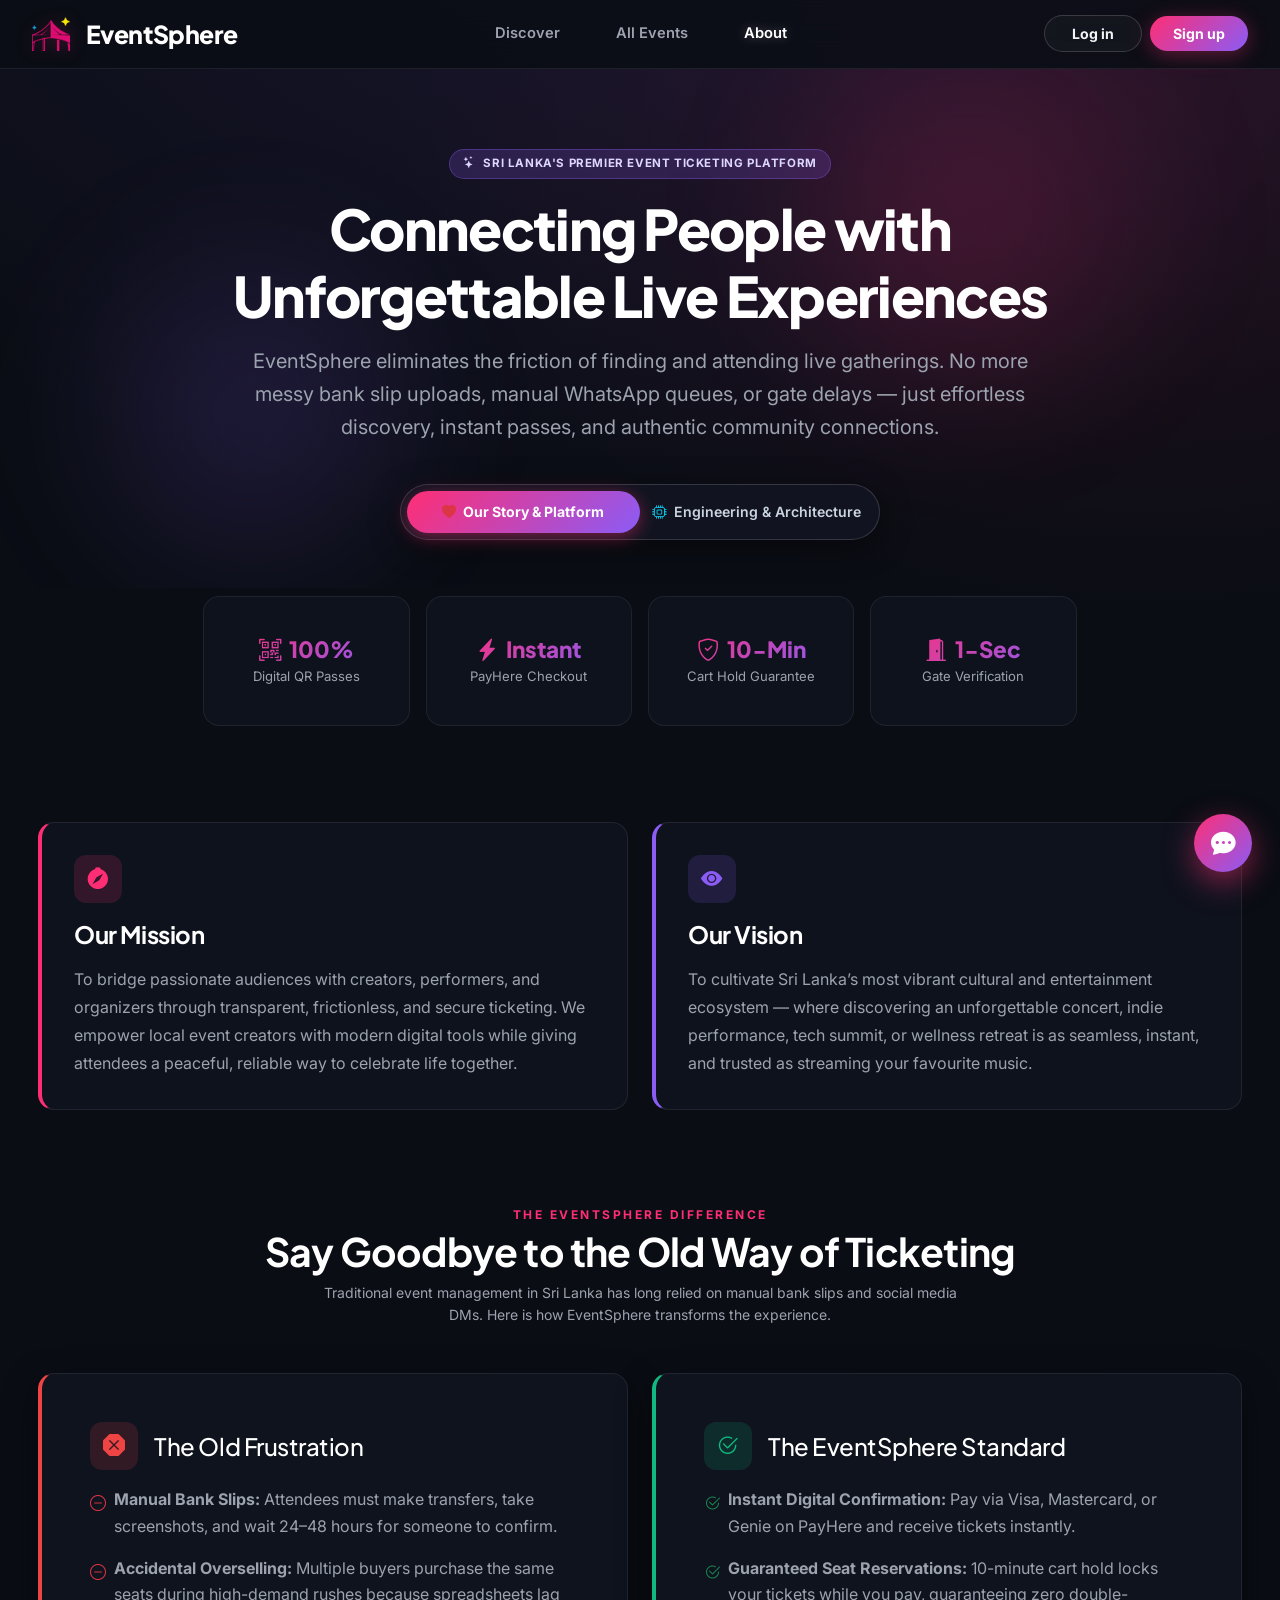
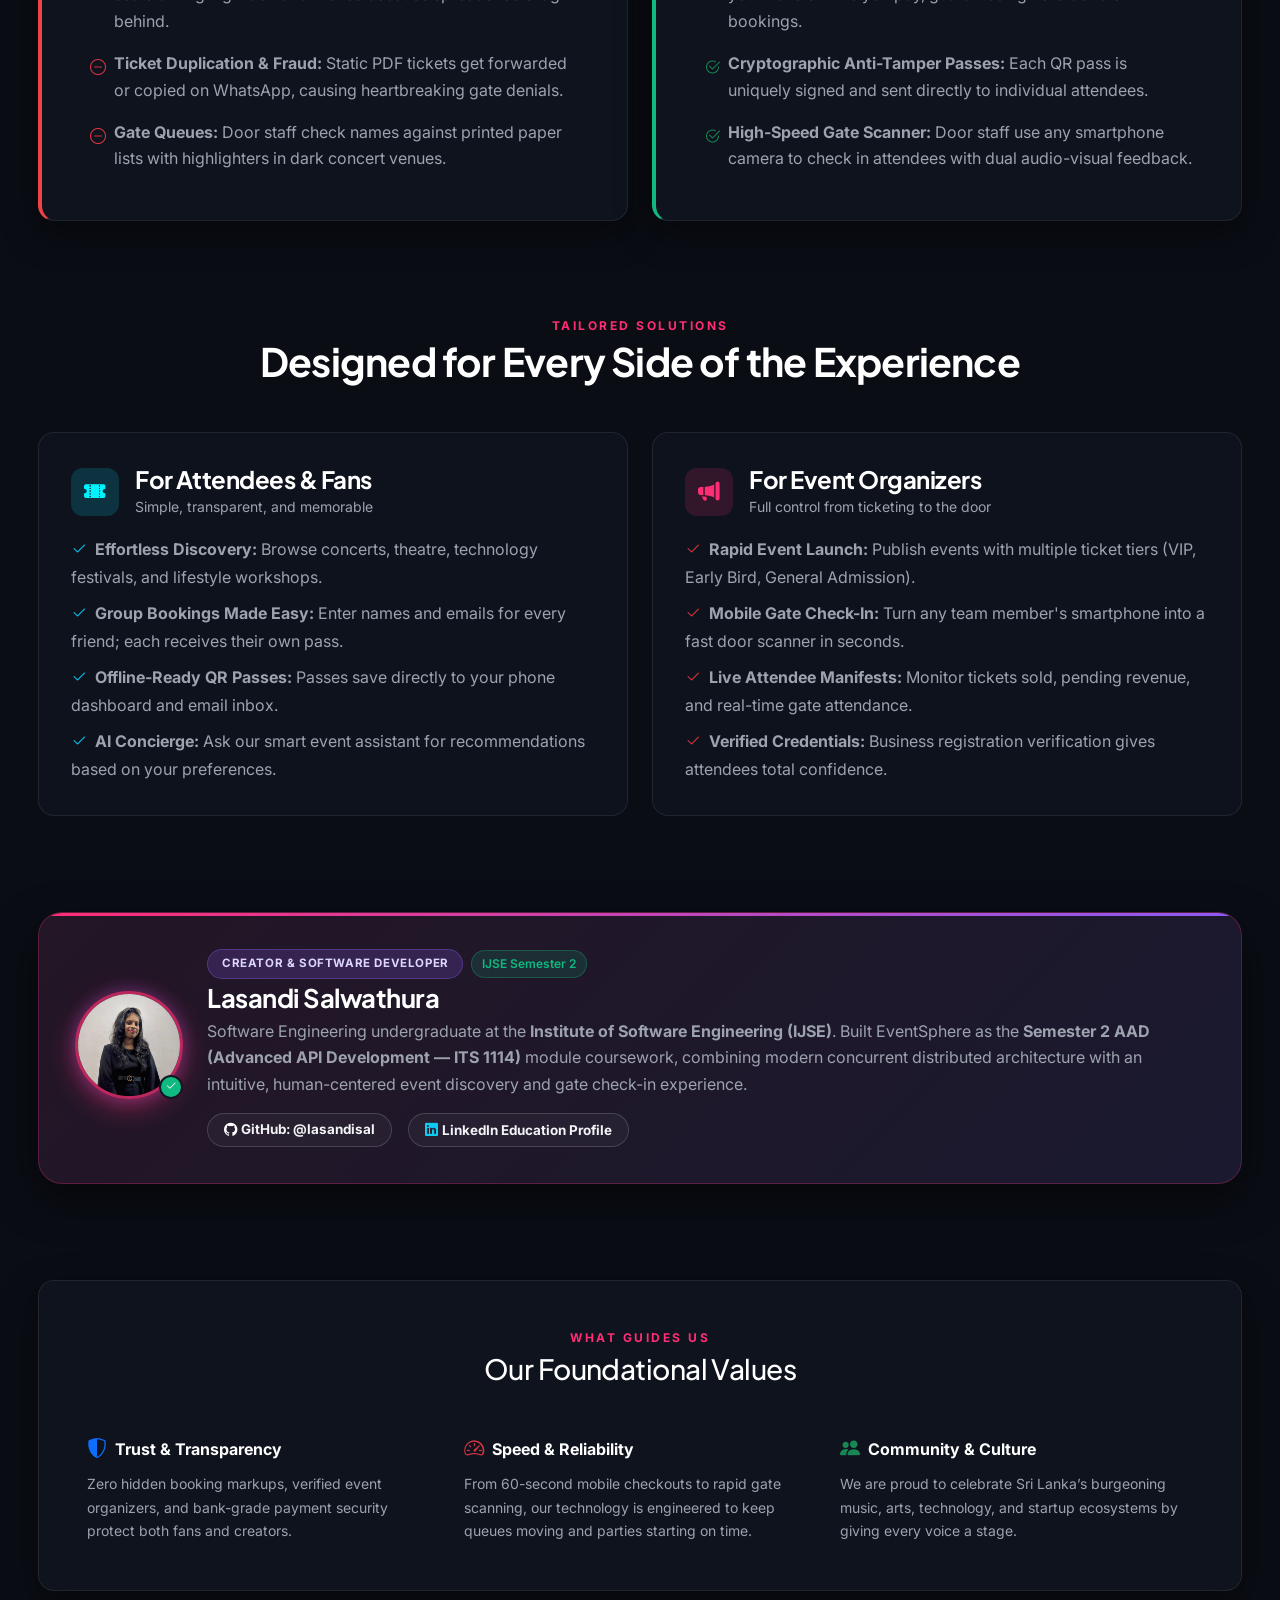
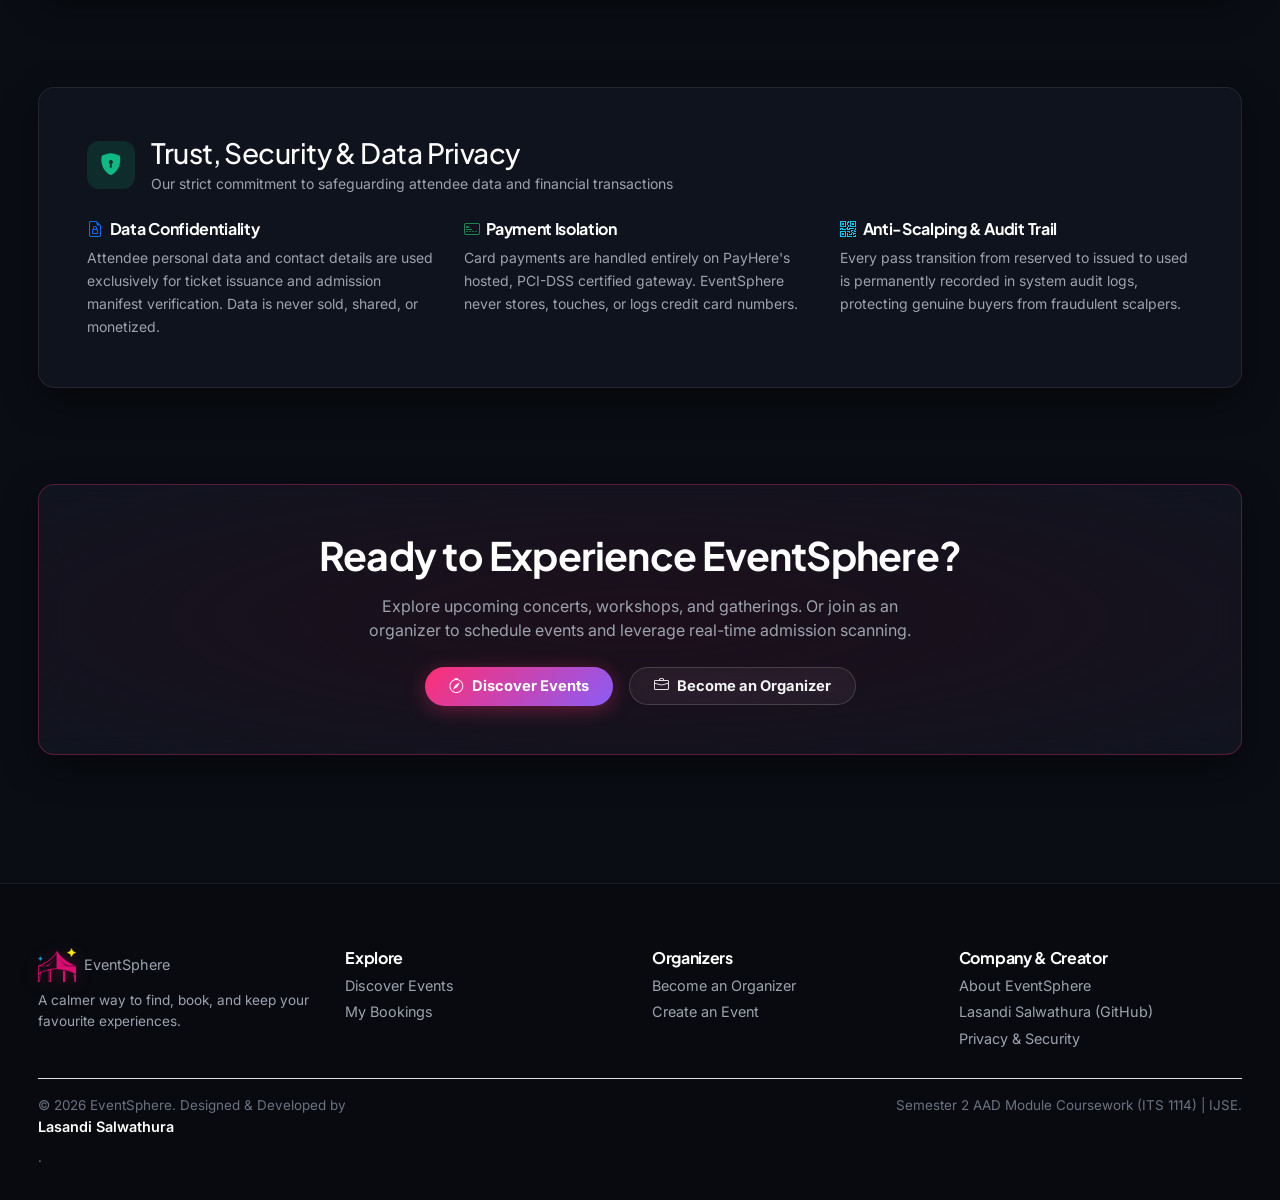
<file: pages/about.html>
<!DOCTYPE html>
<html lang="en">

<head>
  <meta charset="UTF-8">
  <meta name="viewport" content="width=device-width, initial-scale=1.0">
  <title>About EventSphere — Connecting People with Live Experiences</title>
  <meta name="description" content="EventSphere is a modern event ticketing and discovery platform built by Lasandi Salwathura for the Semester 2 AAD (Advanced API Development — ITS 1114) module coursework at IJSE.">
  <link rel="icon" type="image/png" href="../assets/images/logo.png">
  <link rel="shortcut icon" href="../favicon.ico">
  <link rel="apple-touch-icon" href="../apple-touch-icon.png">
  <link rel="preconnect" href="https://fonts.googleapis.com">
  <link href="https://fonts.googleapis.com/css2?family=Plus+Jakarta+Sans:wght@400;500;600;700;800&family=Inter:wght@400;500;600;700&display=swap" rel="stylesheet">
  <link href="https://cdn.jsdelivr.net/npm/bootstrap@5.3.3/dist/css/bootstrap.min.css" rel="stylesheet">
  <link href="https://cdn.jsdelivr.net/npm/bootstrap-icons@1.11.3/font/bootstrap-icons.css" rel="stylesheet">
  <link rel="stylesheet" href="../css/style.css">
  <link rel="stylesheet" href="../css/components.css">
  <link rel="stylesheet" href="../css/responsive.css">
  <link rel="stylesheet" href="../css/about.css">
</head>

<body data-page="about">

  <!-- Navbar -->
  <nav class="es-navbar">
    <div class="container-narrow">
      <div class="d-flex align-items-center gap-2">
        <a href="../index.html" class="brand text-decoration-none d-flex align-items-center">
          <img src="../assets/images/logo.png" alt="EventSphere Logo" class="brand-logo me-2">
          EventSphere
        </a>
      </div>

      <div class="collapse navbar-collapse d-lg-flex justify-content-lg-center" id="navLinks">
        <ul class="navbar-nav">
          <li class="nav-item"><a class="nav-link" data-nav="home" href="../index.html">Discover</a></li>
          <li class="nav-item"><a class="nav-link" data-nav="events" href="events.html">All Events</a></li>
          <li class="nav-item"><a class="nav-link" data-nav="bookings" href="my-bookings.html">My Bookings</a></li>
          <li class="nav-item"><a class="nav-link active" data-nav="about" href="about.html">About</a></li>
        </ul>
      </div>

      <div class="d-flex align-items-center gap-2 ms-auto">
        <div id="navAuthSlot" class="d-flex align-items-center gap-2"></div>
        <button class="navbar-toggler d-lg-none border-0 p-0 ms-2" type="button" data-bs-toggle="collapse"
          data-bs-target="#navLinks" aria-label="Toggle navigation">
          <i class="bi bi-list fs-3"></i>
        </button>
      </div>
    </div>
  </nav>

  <!-- Hero Section with Dual Tab Switcher -->
  <header class="about-hero text-center">
    <div class="hero-glow-1"></div>
    <div class="hero-glow-2"></div>
    <div class="container-narrow position-relative about-container-readable">
      
      <!-- Primary Business Badge -->
      <span class="pill-badge pill-badge-rose mb-3">
        <i class="bi bi-stars me-1"></i> Sri Lanka's Premier Event Ticketing Platform
      </span>

      <h1 class="display-4 text-white mb-3 about-hero-title">
        Connecting People with Unforgettable Live Experiences
      </h1>
      <p class="text-muted-soft fs-5 mx-auto mb-3 about-hero-subtitle">
        EventSphere eliminates the friction of finding and attending live gatherings. No more messy bank slip uploads, manual WhatsApp queues, or gate delays — just effortless discovery, instant passes, and authentic community connections.
      </p>

      <!-- DUAL TAB SWITCHER (Business vs Academic Tech) -->
      <div class="d-flex justify-content-center">
        <div class="about-tab-nav" role="tablist" aria-label="About page tabs">
          <button class="about-tab-btn active" id="tabBtnStory" data-target="#paneStory" role="tab" aria-selected="true" aria-controls="paneStory">
            <i class="bi bi-heart-fill text-danger"></i>
            <span class="d-none d-sm-inline">Our Story &amp; Platform</span>
            <span class="d-inline d-sm-none">Our Story</span>
          </button>
          <button class="about-tab-btn" id="tabBtnTech" data-target="#paneTech" role="tab" aria-selected="false" aria-controls="paneTech">
            <i class="bi bi-cpu text-info"></i>
            <span class="d-none d-sm-inline">Engineering &amp; Architecture</span>
            <span class="d-inline d-sm-none">Architecture</span>
          </button>
        </div>
      </div>

    </div>
  </header>

  <!-- ================================================================= -->
  <!-- TAB PANE 1: OUR STORY & BUSINESS PLATFORM (Default User-Facing)   -->
  <!-- ================================================================= -->
  <main class="about-tab-pane active" id="paneStory" role="tabpanel" aria-labelledby="tabBtnStory">

    <!-- Platform Highlights / Key Metrics -->
    <section class="section-sm pt-2">
      <div class="container-narrow about-container-readable">
        <div class="row g-3 justify-content-center align-items-stretch">
          <div class="col-6 col-md-3 d-flex">
            <div class="stat-box w-100">
              <div class="stat-number"><i class="bi bi-qr-code-scan me-2 text-danger"></i>100%</div>
              <div class="stat-label">Digital QR Passes</div>
            </div>
          </div>
          <div class="col-6 col-md-3 d-flex">
            <div class="stat-box w-100">
              <div class="stat-number"><i class="bi bi-lightning-charge-fill me-2 text-warning"></i>Instant</div>
              <div class="stat-label">PayHere Checkout</div>
            </div>
          </div>
          <div class="col-6 col-md-3 d-flex">
            <div class="stat-box w-100">
              <div class="stat-number"><i class="bi bi-shield-check me-2 text-success"></i>10-Min</div>
              <div class="stat-label">Cart Hold Guarantee</div>
            </div>
          </div>
          <div class="col-6 col-md-3 d-flex">
            <div class="stat-box w-100">
              <div class="stat-number"><i class="bi bi-door-open-fill me-2 text-info"></i>1-Sec</div>
              <div class="stat-label">Gate Verification</div>
            </div>
          </div>
        </div>
      </div>
    </section>

    <!-- Mission & Vision -->
    <section class="section-sm">
      <div class="container-narrow">
        <div class="row g-4 align-items-stretch">
          <div class="col-md-6">
            <div class="pillar-box border-accent-rose">
              <div class="feature-icon-box icon-accent-rose">
                <i class="bi bi-compass-fill"></i>
              </div>
              <h2 class="h4 text-white fw-bold mb-3">Our Mission</h2>
              <p class="text-muted-soft mb-0 text-tall-height">
                To bridge passionate audiences with creators, performers, and organizers through transparent, frictionless, and secure ticketing. We empower local event creators with modern digital tools while giving attendees a peaceful, reliable way to celebrate life together.
              </p>
            </div>
          </div>

          <div class="col-md-6">
            <div class="pillar-box border-accent-violet">
              <div class="feature-icon-box icon-accent-violet">
                <i class="bi bi-eye-fill"></i>
              </div>
              <h2 class="h4 text-white fw-bold mb-3">Our Vision</h2>
              <p class="text-muted-soft mb-0 text-tall-height">
                To cultivate Sri Lanka’s most vibrant cultural and entertainment ecosystem — where discovering an unforgettable concert, indie performance, tech summit, or wellness retreat is as seamless, instant, and trusted as streaming your favourite music.
              </p>
            </div>
          </div>
        </div>
      </div>
    </section>

    <!-- Why EventSphere: The Problem We Solve -->
    <section class="section-sm">
      <div class="container-narrow">
        <div class="text-center mb-5">
          <p class="eyebrow mb-1">The EventSphere Difference</p>
          <h2 class="text-white">Say Goodbye to the Old Way of Ticketing</h2>
          <p class="text-muted-soft mx-auto small section-subtitle-max">
            Traditional event management in Sri Lanka has long relied on manual bank slips and social media DMs. Here is how EventSphere transforms the experience.
          </p>
        </div>

        <div class="row g-4 align-items-stretch">
          <!-- The Legacy Way -->
          <div class="col-lg-6">
            <div class="filter-bar h-100 p-4 p-md-5 border-accent-danger">
              <div class="d-flex align-items-center gap-3 mb-3">
                <div class="feature-icon-box mb-0 icon-accent-danger">
                  <i class="bi bi-x-octagon-fill"></i>
                </div>
                <h3 class="h4 mb-0 text-white">The Old Frustration</h3>
              </div>
              <ul class="list-unstyled text-muted-soft d-flex flex-column gap-3 mb-0 text-relaxed-height">
                <li class="d-flex align-items-start gap-2">
                  <i class="bi bi-dash-circle text-danger mt-1"></i>
                  <span><strong>Manual Bank Slips:</strong> Attendees must make transfers, take screenshots, and wait 24–48 hours for someone to confirm.</span>
                </li>
                <li class="d-flex align-items-start gap-2">
                  <i class="bi bi-dash-circle text-danger mt-1"></i>
                  <span><strong>Accidental Overselling:</strong> Multiple buyers purchase the same seats during high-demand rushes because spreadsheets lag behind.</span>
                </li>
                <li class="d-flex align-items-start gap-2">
                  <i class="bi bi-dash-circle text-danger mt-1"></i>
                  <span><strong>Ticket Duplication &amp; Fraud:</strong> Static PDF tickets get forwarded or copied on WhatsApp, causing heartbreaking gate denials.</span>
                </li>
                <li class="d-flex align-items-start gap-2">
                  <i class="bi bi-dash-circle text-danger mt-1"></i>
                  <span><strong>Gate Queues:</strong> Door staff check names against printed paper lists with highlighters in dark concert venues.</span>
                </li>
              </ul>
            </div>
          </div>

          <!-- The EventSphere Way -->
          <div class="col-lg-6">
            <div class="filter-bar h-100 p-4 p-md-5 border-accent-emerald">
              <div class="d-flex align-items-center gap-3 mb-3">
                <div class="feature-icon-box mb-0 icon-accent-emerald">
                  <i class="bi bi-check2-circle"></i>
                </div>
                <h3 class="h4 mb-0 text-white">The EventSphere Standard</h3>
              </div>
              <ul class="list-unstyled text-muted-soft d-flex flex-column gap-3 mb-0 text-relaxed-height">
                <li class="d-flex align-items-start gap-2">
                  <i class="bi bi-check2-circle text-success mt-1"></i>
                  <span><strong>Instant Digital Confirmation:</strong> Pay via Visa, Mastercard, or Genie on PayHere and receive tickets instantly.</span>
                </li>
                <li class="d-flex align-items-start gap-2">
                  <i class="bi bi-check2-circle text-success mt-1"></i>
                  <span><strong>Guaranteed Seat Reservations:</strong> 10-minute cart hold locks your tickets while you pay, guaranteeing zero double-bookings.</span>
                </li>
                <li class="d-flex align-items-start gap-2">
                  <i class="bi bi-check2-circle text-success mt-1"></i>
                  <span><strong>Cryptographic Anti-Tamper Passes:</strong> Each QR pass is uniquely signed and sent directly to individual attendees.</span>
                </li>
                <li class="d-flex align-items-start gap-2">
                  <i class="bi bi-check2-circle text-success mt-1"></i>
                  <span><strong>High-Speed Gate Scanner:</strong> Door staff use any smartphone camera to check in attendees with dual audio-visual feedback.</span>
                </li>
              </ul>
            </div>
          </div>
        </div>
      </div>
    </section>

    <!-- Built For Fans and Organizers -->
    <section class="section-sm">
      <div class="container-narrow">
        <div class="text-center mb-5">
          <p class="eyebrow mb-1">Tailored Solutions</p>
          <h2 class="text-white">Designed for Every Side of the Experience</h2>
        </div>

        <div class="row g-4">
          <!-- Card 1: For Attendees -->
          <div class="col-lg-6">
            <div class="pillar-box">
              <div class="d-flex align-items-center gap-3 mb-3">
                <div class="feature-icon-box mb-0 icon-accent-cyan">
                  <i class="bi bi-ticket-perforated-fill"></i>
                </div>
                <div>
                  <h3 class="h4 text-white fw-bold mb-0">For Attendees &amp; Fans</h3>
                  <span class="text-muted-soft small">Simple, transparent, and memorable</span>
                </div>
              </div>
              <ul class="list-unstyled text-muted-soft d-flex flex-column gap-2 mb-0 text-tall-height">
                <li><i class="bi bi-check2 text-info me-2"></i><strong>Effortless Discovery:</strong> Browse concerts, theatre, technology festivals, and lifestyle workshops.</li>
                <li><i class="bi bi-check2 text-info me-2"></i><strong>Group Bookings Made Easy:</strong> Enter names and emails for every friend; each receives their own pass.</li>
                <li><i class="bi bi-check2 text-info me-2"></i><strong>Offline-Ready QR Passes:</strong> Passes save directly to your phone dashboard and email inbox.</li>
                <li><i class="bi bi-check2 text-info me-2"></i><strong>AI Concierge:</strong> Ask our smart event assistant for recommendations based on your preferences.</li>
              </ul>
            </div>
          </div>

          <!-- Card 2: For Organizers -->
          <div class="col-lg-6">
            <div class="pillar-box">
              <div class="d-flex align-items-center gap-3 mb-3">
                <div class="feature-icon-box mb-0 icon-accent-rose">
                  <i class="bi bi-megaphone-fill"></i>
                </div>
                <div>
                  <h3 class="h4 text-white fw-bold mb-0">For Event Organizers</h3>
                  <span class="text-muted-soft small">Full control from ticketing to the door</span>
                </div>
              </div>
              <ul class="list-unstyled text-muted-soft d-flex flex-column gap-2 mb-0 text-tall-height">
                <li><i class="bi bi-check2 text-danger me-2"></i><strong>Rapid Event Launch:</strong> Publish events with multiple ticket tiers (VIP, Early Bird, General Admission).</li>
                <li><i class="bi bi-check2 text-danger me-2"></i><strong>Mobile Gate Check-In:</strong> Turn any team member's smartphone into a fast door scanner in seconds.</li>
                <li><i class="bi bi-check2 text-danger me-2"></i><strong>Live Attendee Manifests:</strong> Monitor tickets sold, pending revenue, and real-time gate attendance.</li>
                <li><i class="bi bi-check2 text-danger me-2"></i><strong>Verified Credentials:</strong> Business registration verification gives attendees total confidence.</li>
              </ul>
            </div>
          </div>
        </div>
      </div>
    </section>

    <!-- Meet the Developer / Creator Section -->
    <section class="section-sm">
      <div class="container-narrow">
        <div class="dev-profile-card">
          <div class="row align-items-center g-4">
            <div class="col-md-auto text-center text-md-start">
              <div class="position-relative mx-auto d-inline-block">
                <img src="../assets/images/lasandi.jpg" alt="Lasandi Salwathura — Creator & Software Developer"
                  class="creator-avatar-lg">
                <span class="creator-verified-badge" title="Verified Creator">
                  <i class="bi bi-check2"></i>
                </span>
              </div>
            </div>
            <div class="col-md">
              <div class="d-flex align-items-center gap-2 flex-wrap mb-1">
                <span class="pill-badge pill-badge-rose">Creator &amp; Software Developer</span>
                <span class="academic-badge">IJSE Semester 2</span>
              </div>
              <h3 class="text-white fw-bold mb-1">Lasandi Salwathura</h3>
              <p class="text-muted-soft mb-3 text-relaxed-height">
                Software Engineering undergraduate at the <strong>Institute of Software Engineering (IJSE)</strong>. Built EventSphere as the <strong>Semester 2 AAD (Advanced API Development — ITS 1114)</strong> module coursework, combining modern concurrent distributed architecture with an intuitive, human-centered event discovery and gate check-in experience.
              </p>
              <div class="d-flex align-items-center gap-3 flex-wrap">
                <a href="https://github.com/lasandisal" target="_blank" rel="noopener noreferrer" class="btn btn-outline-soft btn-sm px-3">
                  <i class="bi bi-github me-1 text-white"></i> GitHub: @lasandisal
                </a>
                <a href="https://www.linkedin.com/in/lasandi-salwathura/details/education/" target="_blank" rel="noopener noreferrer" class="btn btn-outline-soft btn-sm px-3">
                  <i class="bi bi-linkedin me-1 text-info"></i> LinkedIn Education Profile
                </a>
              </div>
            </div>
          </div>
        </div>
      </div>
    </section>

    <!-- Our Core Values -->
    <section class="section-sm">
      <div class="container-narrow">
        <div class="filter-bar p-4 p-md-5">
          <div class="text-center mb-5">
            <p class="eyebrow mb-1">What Guides Us</p>
            <h2 class="h3 text-white">Our Foundational Values</h2>
          </div>

          <div class="row g-4 text-start">
            <div class="col-md-4">
              <div class="d-flex align-items-center gap-2 mb-2 text-white fw-bold">
                <i class="bi bi-shield-shaded text-primary fs-5"></i>
                <span>Trust &amp; Transparency</span>
              </div>
              <p class="text-muted-soft small mb-0 text-relaxed-height">
                Zero hidden booking markups, verified event organizers, and bank-grade payment security protect both fans and creators.
              </p>
            </div>

            <div class="col-md-4">
              <div class="d-flex align-items-center gap-2 mb-2 text-white fw-bold">
                <i class="bi bi-speedometer2 text-danger fs-5"></i>
                <span>Speed &amp; Reliability</span>
              </div>
              <p class="text-muted-soft small mb-0 text-relaxed-height">
                From 60-second mobile checkouts to rapid gate scanning, our technology is engineered to keep queues moving and parties starting on time.
              </p>
            </div>

            <div class="col-md-4">
              <div class="d-flex align-items-center gap-2 mb-2 text-white fw-bold">
                <i class="bi bi-people-fill text-success fs-5"></i>
                <span>Community &amp; Culture</span>
              </div>
              <p class="text-muted-soft small mb-0 text-relaxed-height">
                We are proud to celebrate Sri Lanka’s burgeoning music, arts, technology, and startup ecosystems by giving every voice a stage.
              </p>
            </div>
          </div>
        </div>
      </div>
    </section>

  </main>

  <!-- ================================================================= -->
  <!-- TAB PANE 2: SYSTEM ARCHITECTURE & TECH SPECS (ITS 1114 Coursework)-->
  <!-- ================================================================= -->
  <main class="about-tab-pane" id="paneTech" role="tabpanel" aria-labelledby="tabBtnTech">

    <!-- Academic Banner -->
    <section class="section-sm pt-2">
      <div class="container-narrow about-container-readable">
        <div class="academic-banner">
          <div class="d-flex align-items-center justify-content-center gap-2 text-white mb-2 flex-wrap">
            <i class="bi bi-mortarboard-fill text-warning fs-5"></i>
            <span class="fw-bold fs-6">Semester 2 — AAD (Advanced API Development — ITS 1114) Module Coursework</span>
            <span class="pill-badge pill-badge-rose ms-1">IJSE</span>
          </div>
          <p class="text-muted-soft small mb-2 d-flex align-items-center justify-content-center flex-wrap gap-2">
            <img src="../assets/images/lasandi.jpg" alt="Lasandi Salwathura" class="creator-avatar-sm">
            <span>Developed by <strong>Lasandi Salwathura</strong></span> &bull; 
            <a href="https://github.com/lasandisal" target="_blank" rel="noopener noreferrer" class="text-info text-decoration-none me-2"><i class="bi bi-github"></i> lasandisal</a>
            <a href="https://www.linkedin.com/in/lasandi-salwathura/details/education/" target="_blank" rel="noopener noreferrer" class="text-info text-decoration-none"><i class="bi bi-linkedin"></i> LinkedIn Profile</a>
          </p>
          <p class="text-muted-soft small mb-0">
            This tab showcases the technical architecture, enterprise design patterns, and engineering criteria implemented for the AAD module evaluation at the Institute of Software Engineering (IJSE).
          </p>
        </div>
      </div>
    </section>

    <!-- Key Engineering Highlights Badges (Distinct Quantitative Metrics) -->
    <section class="section-sm">
      <div class="container-narrow about-container-readable">
        <div class="row g-3 justify-content-center align-items-stretch">
          <div class="col-6 col-md-3 d-flex">
            <div class="stat-box w-100">
              <div class="stat-number">15</div>
              <div class="stat-label">JPA Domain Entities</div>
            </div>
          </div>
          <div class="col-6 col-md-3 d-flex">
            <div class="stat-box w-100">
              <div class="stat-number">Zero</div>
              <div class="stat-label">Concurrency Overselling</div>
            </div>
          </div>
          <div class="col-6 col-md-3 d-flex">
            <div class="stat-box w-100">
              <div class="stat-number">60s</div>
              <div class="stat-label">TTL Eviction Interval</div>
            </div>
          </div>
          <div class="col-6 col-md-3 d-flex">
            <div class="stat-box w-100">
              <div class="stat-number">256-Bit</div>
              <div class="stat-label">HMAC Signed Passes</div>
            </div>
          </div>
        </div>
      </div>
    </section>

    <!-- Deep Dive: Core Engineering Innovations & Solutions -->
    <section class="section-sm">
      <div class="container-narrow">
        <div class="text-center mb-5">
          <p class="eyebrow mb-1">Algorithmic Solutions</p>
          <h2 class="text-white">Core Engineering Innovations &amp; Implementations</h2>
        </div>

        <div class="row g-4">
          <!-- 1. Pessimistic Concurrency -->
          <div class="col-md-6 col-lg-4">
            <div class="feature-card">
              <div class="feature-icon-box icon-accent-rose">
                <i class="bi bi-lock-fill"></i>
              </div>
              <div class="d-flex align-items-center justify-content-between mb-2">
                <h3 class="h5 text-white fw-bold mb-0">Pessimistic Concurrency</h3>
                <span class="code-badge">SELECT FOR UPDATE</span>
              </div>
              <p class="text-muted-soft small mb-0">
                During high-demand concert ticket drops, standard database reads risk double-selling. EventSphere applies <span class="text-white">LockModeType.PESSIMISTIC_WRITE</span> to lock ticket type inventory rows at the MySQL engine level, guaranteeing strict atomic seat decrements.
              </p>
            </div>
          </div>

          <!-- 2. 10-Minute Cart Hold & Auto-Release -->
          <div class="col-md-6 col-lg-4">
            <div class="feature-card">
              <div class="feature-icon-box icon-accent-amber">
                <i class="bi bi-hourglass-split"></i>
              </div>
              <div class="d-flex align-items-center justify-content-between mb-2">
                <h3 class="h5 text-white fw-bold mb-0">10-Min Cart Hold &amp; TTL</h3>
                <span class="code-badge code-badge-amber">@Scheduled(60s)</span>
              </div>
              <p class="text-muted-soft small mb-0">
                When an attendee selects tickets, the system provisionally holds them with a 10-minute TTL. The background <span class="text-white">BookingExpiryScheduler</span> runs every 60s, releasing abandoned tickets back to the public pool so seats are never locked indefinitely.
              </p>
            </div>
          </div>

          <!-- 3. Cryptographic HMAC-SHA256 QR Passes -->
          <div class="col-md-6 col-lg-4">
            <div class="feature-card">
              <div class="feature-icon-box icon-accent-emerald">
                <i class="bi bi-qr-code-scan"></i>
              </div>
              <div class="d-flex align-items-center justify-content-between mb-2">
                <h3 class="h5 text-white fw-bold mb-0">Anti-Tamper QR Passes</h3>
                <span class="code-badge code-badge-emerald">HMAC-SHA256</span>
              </div>
              <p class="text-muted-soft small mb-0">
                Admission passes do not expose raw sequential IDs. Instead, <span class="text-white">TicketSigningUtil</span> generates URL-safe tokens encoded as <span class="code-badge code-badge-emerald">Base64Url(ticketCode:signature)</span>. Gate scanners pre-verify signatures in memory before querying the DB.
              </p>
            </div>
          </div>

          <!-- 4. PayHere IPG & Webhooks -->
          <div class="col-md-6 col-lg-4">
            <div class="feature-card">
              <div class="feature-icon-box icon-accent-cyan">
                <i class="bi bi-credit-card-2-front-fill"></i>
              </div>
              <div class="d-flex align-items-center justify-content-between mb-2">
                <h3 class="h5 text-white fw-bold mb-0">PayHere IPG Pipeline</h3>
                <span class="code-badge code-badge-cyan">MD5 Webhook Sig</span>
              </div>
              <p class="text-muted-soft small mb-0">
                Checkouts are secured using SHA-256 merchant hashes. Asynchronous server-to-server webhook callbacks (<span class="code-badge code-badge-cyan">/api/v1/payments/notify</span>) validate PayHere’s MD5 signature, idempotently confirm bookings, issue tickets, and log audit payloads.
              </p>
            </div>
          </div>

          <!-- 5. High-Deliverability Transactional Emailing -->
          <div class="col-md-6 col-lg-4">
            <div class="feature-card">
              <div class="feature-icon-box icon-accent-sky">
                <i class="bi bi-envelope-check-fill"></i>
              </div>
              <div class="d-flex align-items-center justify-content-between mb-2">
                <h3 class="h5 text-white fw-bold mb-0">Inbox Deliverability (No Spam)</h3>
                <span class="code-badge code-badge-cyan">Brevo + @Async</span>
              </div>
              <p class="text-muted-soft small mb-0">
                Standard consumer SMTP (like Gmail) frequently routes cloud-sent emails straight into Spam folders. EventSphere utilizes <span class="text-white">Brevo’s authenticated transactional SMTP relay</span> with SPF/DKIM alignment, guaranteeing that 6-digit OTPs, itemized receipts, and QR passes land directly in the attendee's <span class="text-white">Primary Inbox</span> rather than Spam.
              </p>
            </div>
          </div>

          <!-- 6. Google Gemini AI Function Calling -->
          <div class="col-md-6 col-lg-4">
            <div class="feature-card">
              <div class="feature-icon-box icon-accent-violet">
                <i class="bi bi-robot"></i>
              </div>
              <div class="d-flex align-items-center justify-content-between mb-2">
                <h3 class="h5 text-white fw-bold mb-0">Gemini Function Calling</h3>
                <span class="code-badge code-badge-violet">Read-Only Guardrails</span>
              </div>
              <p class="text-muted-soft small mb-0">
                Powered by Google Gemini API with native tool calling (<span class="code-badge code-badge-violet">search_events</span>, <span class="code-badge code-badge-violet">get_event_details</span>, <span class="code-badge code-badge-violet">get_my_bookings</span>). Safety guardrails keep the assistant strictly read-only, preventing unauthorized state alterations.
              </p>
            </div>
          </div>
        </div>
      </div>
    </section>

    <!-- 4-Tier Decoupled System Architecture -->
    <section class="section-sm">
      <div class="container-narrow">
        <div class="filter-bar p-4 p-md-5">
          <div class="text-center mb-4">
            <span class="pill-badge pill-badge-lavender mb-2">Clean Enterprise Architecture</span>
            <h2 class="h3 text-white">Four-Tier Decoupled System Flow</h2>
            <p class="text-muted-soft mx-auto small section-subtitle-max">
              Adhering to strict separation of concerns across presentation, security, business logic, and persistence layers.
            </p>
          </div>

          <div class="row g-3 text-start">
            <div class="col-md-3">
              <div class="arch-flow-node">
                <div>
                  <div class="text-primary fs-3 mb-2"><i class="bi bi-laptop"></i></div>
                  <h3 class="h6 text-white fw-bold mb-1">Presentation Tier</h3>
                  <p class="text-muted-soft small mb-2">Responsive Web UI, Mobile Gate Scanner &amp; AI Widget</p>
                </div>
                <span class="code-badge code-badge-cyan">HTML5 / Vanilla JS / CSS3</span>
              </div>
            </div>
            <div class="col-md-3">
              <div class="arch-flow-node arch-node-rose">
                <div>
                  <div class="text-danger fs-3 mb-2"><i class="bi bi-shield-check"></i></div>
                  <h3 class="h6 text-white fw-bold mb-1">Security &amp; Gateway</h3>
                  <p class="text-muted-soft small mb-2">Stateless JWT Auth, CORS Filter, BCrypt &amp; DTO Validations</p>
                </div>
                <span class="code-badge">Spring Security 6 + JJWT</span>
              </div>
            </div>
            <div class="col-md-3">
              <div class="arch-flow-node arch-node-violet">
                <div>
                  <div class="fs-3 mb-2 icon-violet-color"><i class="bi bi-gear-wide-connected"></i></div>
                  <h3 class="h6 text-white fw-bold mb-1">Core Logic &amp; Services</h3>
                  <p class="text-muted-soft small mb-2">Pessimistic Locks, 60s TTL Schedulers, QR Token Engine</p>
                </div>
                <span class="code-badge code-badge-violet">Spring Boot 3.2.4 Services</span>
              </div>
            </div>
            <div class="col-md-3">
              <div class="arch-flow-node arch-node-cyan">
                <div>
                  <div class="text-info fs-3 mb-2"><i class="bi bi-database-fill-check"></i></div>
                  <h3 class="h6 text-white fw-bold mb-1">Persistence &amp; Cloud</h3>
                  <p class="text-muted-soft small mb-2">MySQL Relational, PayHere IPG, Brevo SMTP &amp; Gemini AI</p>
                </div>
                <span class="code-badge code-badge-emerald">Hibernate &amp; Cloud Integrations</span>
              </div>
            </div>
          </div>
        </div>
      </div>
    </section>

    <!-- Role-Based Access Control (RBAC) & API Security Matrix -->
    <section class="section-sm">
      <div class="container-narrow">
        <div class="text-center mb-5">
          <p class="eyebrow mb-1">API Security Matrix</p>
          <h2 class="text-white">Role-Based Access Control (RBAC) &amp; Privilege Scopes</h2>
          <p class="text-muted-soft mx-auto small section-subtitle-max">
            Every REST endpoint is strictly guarded using Spring Security method-level annotations and stateless JWT token claims.
          </p>
        </div>

        <div class="row g-4">
          <!-- Role 0: Public -->
          <div class="col-lg-3 col-md-6">
            <div class="rbac-card rbac-public">
              <div>
                <div class="d-flex align-items-center justify-content-between mb-3">
                  <span class="code-badge code-badge-amber">permitAll()</span>
                  <i class="bi bi-globe2 text-warning fs-5"></i>
                </div>
                <h3 class="h5 text-white fw-bold mb-1">Anonymous / Public</h3>
                <p class="text-muted-soft small mb-3">Unauthenticated callers accessing public discovery and callbacks.</p>
                <div class="d-flex flex-column gap-1 mb-3">
                  <span class="rbac-endpoint-tag">GET /api/v1/events</span>
                  <span class="rbac-endpoint-tag">POST /api/v1/auth/**</span>
                  <span class="rbac-endpoint-tag">POST /api/v1/payments/notify</span>
                </div>
              </div>
              <span class="text-muted-soft card-meta-caption"><i class="bi bi-shield-check text-warning me-1"></i>IPN Signature Validation</span>
            </div>
          </div>

          <!-- Role 1: Attendee -->
          <div class="col-lg-3 col-md-6">
            <div class="rbac-card rbac-user">
              <div>
                <div class="d-flex align-items-center justify-content-between mb-3">
                  <span class="code-badge code-badge-cyan">ROLE_USER</span>
                  <i class="bi bi-person-fill text-info fs-5"></i>
                </div>
                <h3 class="h5 text-white fw-bold mb-1">Authenticated Attendee</h3>
                <p class="text-muted-soft small mb-3">Bearer token context for reserving tickets, checkout, and pass access.</p>
                <div class="d-flex flex-column gap-1 mb-3">
                  <span class="rbac-endpoint-tag">POST /api/v1/bookings</span>
                  <span class="rbac-endpoint-tag">GET /api/v1/bookings/my</span>
                  <span class="rbac-endpoint-tag">POST /api/v1/ai/assistant</span>
                </div>
              </div>
              <span class="text-muted-soft card-meta-caption"><i class="bi bi-lock text-info me-1"></i>Scoped to Token Subject</span>
            </div>
          </div>

          <!-- Role 2: Organizer -->
          <div class="col-lg-3 col-md-6">
            <div class="rbac-card rbac-organizer">
              <div>
                <div class="d-flex align-items-center justify-content-between mb-3">
                  <span class="code-badge">ROLE_ORGANIZER</span>
                  <i class="bi bi-briefcase-fill text-danger fs-5"></i>
                </div>
                <h3 class="h5 text-white fw-bold mb-1">Event Organizer</h3>
                <p class="text-muted-soft small mb-3">Verified creators managing events, inventories, and gate check-in.</p>
                <div class="d-flex flex-column gap-1 mb-3">
                  <span class="rbac-endpoint-tag">POST /api/v1/events</span>
                  <span class="rbac-endpoint-tag">POST /api/v1/tickets/verify</span>
                  <span class="rbac-endpoint-tag">GET /api/v1/organizer/manifest</span>
                </div>
              </div>
              <span class="text-muted-soft card-meta-caption"><i class="bi bi-shield-lock text-danger me-1"></i>PreAuthorize Enforced</span>
            </div>
          </div>

          <!-- Role 3: Admin -->
          <div class="col-lg-3 col-md-6">
            <div class="rbac-card rbac-admin">
              <div>
                <div class="d-flex align-items-center justify-content-between mb-3">
                  <span class="code-badge code-badge-violet">ROLE_ADMIN</span>
                  <i class="bi bi-shield-lock-fill fs-5 icon-violet-color"></i>
                </div>
                <h3 class="h5 text-white fw-bold mb-1">Platform Administrator</h3>
                <p class="text-muted-soft small mb-3">Global governance, organizer vetting, user lifecycle, and audit logs.</p>
                <div class="d-flex flex-column gap-1 mb-3">
                  <span class="rbac-endpoint-tag">PUT /api/v1/admin/organizers/**</span>
                  <span class="rbac-endpoint-tag">PUT /api/v1/admin/users/status</span>
                  <span class="rbac-endpoint-tag">GET /api/v1/admin/analytics</span>
                </div>
              </div>
              <span class="text-muted-soft card-meta-caption"><i class="bi bi-award text-violet me-1"></i>Full Audit Logging</span>
            </div>
          </div>
        </div>
      </div>
    </section>

    <!-- Modern Tech Stack Architecture Matrix (Bento Grid) -->
    <section class="section-sm">
      <div class="container-narrow">
        <div class="filter-bar p-4 p-md-5">
          <div class="d-flex align-items-center justify-content-between flex-wrap gap-2 mb-4">
            <div>
              <p class="eyebrow mb-1">Architecture Matrix</p>
              <h2 class="h3 text-white mb-1">Technology Stack Specification</h2>
              <p class="text-muted-soft small mb-0">Complete inventory of enterprise frameworks, runtime environments, and external cloud services</p>
            </div>
            <span class="code-badge">Java 21 LTS &bull; Spring Boot 3.2.4</span>
          </div>

          <!-- Bento Grid of Tech Capabilities -->
          <div class="tech-bento-grid">
            
            <!-- 1. Java 21 -->
            <div class="tech-bento-card glow-cyan">
              <div>
                <div class="tech-card-header">
                  <span class="tech-domain-tag">Runtime &amp; Language</span>
                  <div class="tech-card-icon icon-accent-cyan">
                    <i class="bi bi-cpu-fill"></i>
                  </div>
                </div>
                <h3 class="tech-card-title">Java 21 LTS</h3>
                <div class="tech-card-desc">
                  Modern enterprise language features including pattern matching, records, sealed interfaces, and virtual thread readiness.
                </div>
              </div>
              <div class="tech-card-footer">
                <span class="tech-card-badge">OpenJDK 21</span>
                <span class="text-muted-soft card-meta-caption"><i class="bi bi-check2 text-info me-1"></i>LTS Core</span>
              </div>
            </div>

            <!-- 2. Spring Boot 3.2.4 -->
            <div class="tech-bento-card glow-emerald">
              <div>
                <div class="tech-card-header">
                  <span class="tech-domain-tag">Enterprise Framework</span>
                  <div class="tech-card-icon icon-accent-emerald">
                    <i class="bi bi-box-seam-fill"></i>
                  </div>
                </div>
                <h3 class="tech-card-title">Spring Boot 3.2.4</h3>
                <div class="tech-card-desc">
                  Core IoC dependency injection, REST starters, background scheduler engine, and declarative transaction boundaries.
                </div>
              </div>
              <div class="tech-card-footer">
                <span class="tech-card-badge">Spring 6 Core</span>
                <span class="text-muted-soft card-meta-caption"><i class="bi bi-check2 text-success me-1"></i>IoC / MVC</span>
              </div>
            </div>

            <!-- 3. Spring Security 6 & JJWT -->
            <div class="tech-bento-card glow-rose">
              <div>
                <div class="tech-card-header">
                  <span class="tech-domain-tag">Security &amp; Auth</span>
                  <div class="tech-card-icon icon-accent-rose">
                    <i class="bi bi-shield-lock-fill"></i>
                  </div>
                </div>
                <h3 class="tech-card-title">Spring Security 6 + JJWT</h3>
                <div class="tech-card-desc">
                  Stateless JWT authentication filter chain, Role-Based Access Control (RBAC), and BCrypt (cost 12) credential hashing.
                </div>
              </div>
              <div class="tech-card-footer">
                <span class="tech-card-badge">JJWT 0.11.5</span>
                <span class="text-muted-soft card-meta-caption"><i class="bi bi-check2 text-danger me-1"></i>Stateless RBAC</span>
              </div>
            </div>

            <!-- 4. Spring Data JPA & Hibernate -->
            <div class="tech-bento-card glow-violet">
              <div>
                <div class="tech-card-header">
                  <span class="tech-domain-tag">Persistence &amp; ORM</span>
                  <div class="tech-card-icon icon-accent-violet">
                    <i class="bi bi-database-fill-check"></i>
                  </div>
                </div>
                <h3 class="tech-card-title">Spring Data JPA &amp; Hibernate</h3>
                <div class="tech-card-desc">
                  15 domain entities with JPA lifecycle hooks, transactional integrity, custom JPQL queries, and repository abstractions.
                </div>
              </div>
              <div class="tech-card-footer">
                <span class="tech-card-badge">Hibernate ORM</span>
                <span class="text-muted-soft card-meta-caption"><i class="bi bi-check2 text-violet me-1"></i>JPQL Queries</span>
              </div>
            </div>

            <!-- 5. MySQL Relational Engine -->
            <div class="tech-bento-card glow-amber">
              <div>
                <div class="tech-card-header">
                  <span class="tech-domain-tag">Database Engine</span>
                  <div class="tech-card-icon icon-accent-amber">
                    <i class="bi bi-hdd-network-fill"></i>
                  </div>
                </div>
                <h3 class="tech-card-title">MySQL 8+ Relational</h3>
                <div class="tech-card-desc">
                  ACID-compliant relational schema with foreign key cascades, row-level indexes, and production deployment on Aiven Cloud.
                </div>
              </div>
              <div class="tech-card-footer">
                <span class="tech-card-badge">InnoDB Engine</span>
                <span class="text-muted-soft card-meta-caption"><i class="bi bi-check2 text-warning me-1"></i>ACID Compliant</span>
              </div>
            </div>

            <!-- 6. HikariCP Connection Pool -->
            <div class="tech-bento-card glow-emerald">
              <div>
                <div class="tech-card-header">
                  <span class="tech-domain-tag">Connection Pooling</span>
                  <div class="tech-card-icon icon-accent-emerald">
                    <i class="bi bi-plug-fill"></i>
                  </div>
                </div>
                <h3 class="tech-card-title">HikariCP High-Throughput</h3>
                <div class="tech-card-desc">
                  Zero-overhead JDBC connection pooling with aggressive leak detection, statement caching, and sub-millisecond acquisition.
                </div>
              </div>
              <div class="tech-card-footer">
                <span class="tech-card-badge">HikariPool</span>
                <span class="text-muted-soft card-meta-caption"><i class="bi bi-check2 text-success me-1"></i>Low-Latency</span>
              </div>
            </div>

            <!-- 7. PayHere IPG Pipeline -->
            <div class="tech-bento-card glow-emerald">
              <div>
                <div class="tech-card-header">
                  <span class="tech-domain-tag">Payment Gateway</span>
                  <div class="tech-card-icon icon-accent-emerald">
                    <i class="bi bi-credit-card-2-front-fill"></i>
                  </div>
                </div>
                <h3 class="tech-card-title">PayHere IPG</h3>
                <div class="tech-card-desc">
                  Central Bank of Sri Lanka compliant internet payment gateway supporting Visa, Mastercard, Genie, and FriMi wallets.
                </div>
              </div>
              <div class="tech-card-footer">
                <span class="tech-card-badge">PCI-DSS Hosted</span>
                <span class="text-muted-soft card-meta-caption"><i class="bi bi-check2 text-success me-1"></i>CBSL Approved</span>
              </div>
            </div>

            <!-- 8. Cloudinary Edge CDN -->
            <div class="tech-bento-card glow-cyan">
              <div>
                <div class="tech-card-header">
                  <span class="tech-domain-tag">Media &amp; CDN Storage</span>
                  <div class="tech-card-icon icon-accent-cyan">
                    <i class="bi bi-cloud-arrow-up-fill"></i>
                  </div>
                </div>
                <h3 class="tech-card-title">Cloudinary Edge CDN</h3>
                <div class="tech-card-desc">
                  Direct client-side unsigned media uploads for high-resolution event banners with edge caching and responsive image delivery.
                </div>
              </div>
              <div class="tech-card-footer">
                <span class="tech-card-badge">REST Direct Upload</span>
                <span class="text-muted-soft card-meta-caption"><i class="bi bi-check2 text-info me-1"></i>Edge CDN</span>
              </div>
            </div>

            <!-- 9. Google Gemini AI -->
            <div class="tech-bento-card glow-violet">
              <div>
                <div class="tech-card-header">
                  <span class="tech-domain-tag">Artificial Intelligence</span>
                  <div class="tech-card-icon icon-accent-violet">
                    <i class="bi bi-stars"></i>
                  </div>
                </div>
                <h3 class="tech-card-title">Google Gemini 1.5 Flash</h3>
                <div class="tech-card-desc">
                  High-speed multimodal LLM invoked via REST API with native tool/function calling schemas for natural language event concierge.
                </div>
              </div>
              <div class="tech-card-footer">
                <span class="tech-card-badge">Tool Calling API</span>
                <span class="text-muted-soft card-meta-caption"><i class="bi bi-check2 text-violet me-1"></i>Read-Only</span>
              </div>
            </div>

            <!-- 10. Google ZXing QR Engine -->
            <div class="tech-bento-card glow-emerald">
              <div>
                <div class="tech-card-header">
                  <span class="tech-domain-tag">Barcode &amp; QR Engine</span>
                  <div class="tech-card-icon icon-accent-emerald">
                    <i class="bi bi-qr-code-scan"></i>
                  </div>
                </div>
                <h3 class="tech-card-title">Google ZXing 3.5.3</h3>
                <div class="tech-card-desc">
                  Server-side 2D barcode matrix generation producing optimized PNG streams for instant camera scanning at venue admission gates.
                </div>
              </div>
              <div class="tech-card-footer">
                <span class="tech-card-badge">ZXing Core</span>
                <span class="text-muted-soft card-meta-caption"><i class="bi bi-check2 text-success me-1"></i>High-Density QR</span>
              </div>
            </div>

            <!-- 11. Brevo Transactional SMTP -->
            <div class="tech-bento-card glow-cyan">
              <div>
                <div class="tech-card-header">
                  <span class="tech-domain-tag">Transactional Email</span>
                  <div class="tech-card-icon icon-accent-cyan">
                    <i class="bi bi-envelope-check-fill"></i>
                  </div>
                </div>
                <h3 class="tech-card-title">Brevo SMTP Relay</h3>
                <div class="tech-card-desc">
                  Enterprise mail transfer agent with authenticated SPF, DKIM, and DMARC alignment, ensuring OTPs and PDF passes bypass Spam filters.
                </div>
              </div>
              <div class="tech-card-footer">
                <span class="tech-card-badge">SPF &bull; DKIM Verified</span>
                <span class="text-muted-soft card-meta-caption"><i class="bi bi-check2 text-info me-1"></i>Primary Inbox</span>
              </div>
            </div>

            <!-- 12. Client Presentation Tier -->
            <div class="tech-bento-card glow-rose">
              <div>
                <div class="tech-card-header">
                  <span class="tech-domain-tag">Client Application</span>
                  <div class="tech-card-icon icon-accent-rose">
                    <i class="bi bi-window-fullscreen"></i>
                  </div>
                </div>
                <h3 class="tech-card-title">Vanilla ES6+ &amp; CSS3</h3>
                <div class="tech-card-desc">
                  High-performance dark luxe glassmorphic UI with Web Audio scanner chimes, Bootstrap 5 grid, and zero client-framework bloat.
                </div>
              </div>
              <div class="tech-card-footer">
                <span class="tech-card-badge">Zero Framework Bloat</span>
                <span class="text-muted-soft card-meta-caption"><i class="bi bi-check2 text-danger me-1"></i>60fps Responsive</span>
              </div>
            </div>

          </div>
        </div>
      </div>
    </section>

  </main>

  <!-- Privacy, Trust & Data Security (Streamlined Anchor) -->
  <section class="section-sm" id="privacy">
    <div class="container-narrow">
      <div class="filter-bar p-4 p-md-5">
        <div class="d-flex align-items-center gap-3 mb-4">
          <div class="feature-icon-box mb-0 icon-accent-emerald">
            <i class="bi bi-shield-lock-fill"></i>
          </div>
          <div>
            <h2 class="h3 mb-1 text-white">Trust, Security &amp; Data Privacy</h2>
            <p class="text-muted-soft mb-0 small">Our strict commitment to safeguarding attendee data and financial transactions</p>
          </div>
        </div>

        <div class="row g-4">
          <div class="col-md-4">
            <h3 class="h6 text-white fw-bold mb-2"><i class="bi bi-file-earmark-lock me-1 text-primary"></i> Data Confidentiality</h3>
            <p class="text-muted-soft small mb-0 text-relaxed-height">
              Attendee personal data and contact details are used exclusively for ticket issuance and admission manifest verification. Data is never sold, shared, or monetized.
            </p>
          </div>
          <div class="col-md-4">
            <h3 class="h6 text-white fw-bold mb-2"><i class="bi bi-credit-card-2-front me-1 text-success"></i> Payment Isolation</h3>
            <p class="text-muted-soft small mb-0 text-relaxed-height">
              Card payments are handled entirely on PayHere's hosted, PCI-DSS certified gateway. EventSphere never stores, touches, or logs credit card numbers.
            </p>
          </div>
          <div class="col-md-4">
            <h3 class="h6 text-white fw-bold mb-2"><i class="bi bi-qr-code me-1 text-info"></i> Anti-Scalping &amp; Audit Trail</h3>
            <p class="text-muted-soft small mb-0 text-relaxed-height">
              Every pass transition from reserved to issued to used is permanently recorded in system audit logs, protecting genuine buyers from fraudulent scalpers.
            </p>
          </div>
        </div>
      </div>
    </div>
  </section>

  <!-- CTA Section -->
  <section class="section-sm">
    <div class="container-narrow text-center">
      <div class="filter-bar p-4 p-md-5 about-cta-card">
        <h2 class="text-white fw-bold mb-3">Ready to Experience EventSphere?</h2>
        <p class="text-muted-soft fs-6 mx-auto mb-4 about-cta-desc">
          Explore upcoming concerts, workshops, and gatherings. Or join as an organizer to schedule events and leverage real-time admission scanning.
        </p>
        <div class="d-flex justify-content-center gap-3 flex-wrap">
          <a href="events.html" class="btn btn-primary px-4 py-2">
            <i class="bi bi-compass me-2"></i>Discover Events
          </a>
          <a href="organizer-apply.html" class="btn btn-outline-soft px-4 py-2">
            <i class="bi bi-briefcase me-2"></i>Become an Organizer
          </a>
        </div>
      </div>
    </div>
  </section>

  <!-- Footer -->
  <footer class="es-footer">
    <div class="container-narrow">
      <div class="row g-4">
        <div class="col-12 col-lg-3">
          <a href="../index.html" class="brand text-decoration-none d-flex align-items-center mb-2">
            <img src="../assets/images/logo.png" alt="EventSphere Logo" class="brand-logo me-2">
            EventSphere
          </a>
          <p class="text-muted-soft footer-brand-desc">
            A calmer way to find, book, and keep your favourite experiences.
          </p>
        </div>
        <div class="col-6 col-lg-3">
          <h3 class="h6 text-white fw-bold mb-2">Explore</h3>
          <a href="events.html" class="d-block mb-1">Discover Events</a>
          <a href="my-bookings.html" class="d-block mb-1">My Bookings</a>
        </div>
        <div class="col-6 col-lg-3">
          <h3 class="h6 text-white fw-bold mb-2">Organizers</h3>
          <a href="organizer-apply.html" class="d-block mb-1">Become an Organizer</a>
          <a href="create-event.html" class="d-block mb-1">Create an Event</a>
        </div>
        <div class="col-6 col-lg-3">
          <h3 class="h6 text-white fw-bold mb-2">Company &amp; Creator</h3>
          <a href="about.html" class="d-block mb-1">About EventSphere</a>
          <a href="https://github.com/lasandisal" target="_blank" rel="noopener noreferrer" class="d-block mb-1">Lasandi Salwathura (GitHub)</a>
          <a href="#privacy" class="d-block mb-1">Privacy &amp; Security</a>
        </div>
      </div>
      <div class="footer-bottom d-flex justify-content-between flex-wrap gap-2 mt-4 pt-3 border-top">
        <span>© 2026 EventSphere. Designed &amp; Developed by <a href="https://github.com/lasandisal" target="_blank" rel="noopener noreferrer" class="text-white text-decoration-none fw-semibold">Lasandi Salwathura</a>.</span>
        <span>Semester 2 AAD Module Coursework (ITS 1114) | IJSE.</span>
      </div>
    </div>
  </footer>

  <!-- Scripts -->
  <script src="https://cdn.jsdelivr.net/npm/bootstrap@5.3.3/dist/js/bootstrap.bundle.min.js"></script>
  <script src="../js/env.js"></script>
  <script src="../js/api/config.js"></script>
  <script src="../js/api/auth.js"></script>
  <script src="../js/utils/icons.js"></script>
  <script src="../js/utils/toast.js"></script>
  <script src="../js/utils/nav.js"></script>
  <script src="../js/utils/ai-widget.js"></script>

  <!-- Interactive Tab Switcher Script -->
  <script>
    (function () {
      const btnStory = document.getElementById('tabBtnStory');
      const btnTech = document.getElementById('tabBtnTech');
      const paneStory = document.getElementById('paneStory');
      const paneTech = document.getElementById('paneTech');

      function switchTab(activeBtn, targetPane, hash) {
        // Reset all buttons
        [btnStory, btnTech].forEach(b => {
          b.classList.remove('active');
          b.setAttribute('aria-selected', 'false');
        });
        // Reset all panes
        [paneStory, paneTech].forEach(p => p.classList.remove('active'));

        // Activate selected
        activeBtn.classList.add('active');
        activeBtn.setAttribute('aria-selected', 'true');
        targetPane.classList.add('active');

        // Update URL hash without jumping
        if (history.replaceState) {
          history.replaceState(null, null, hash ? ('#' + hash) : ' ');
        }
      }

      btnStory.addEventListener('click', () => switchTab(btnStory, paneStory, 'story'));
      btnTech.addEventListener('click', () => switchTab(btnTech, paneTech, 'architecture'));

      // Check URL hash on page load (e.g. about.html#architecture or #tech)
      const currentHash = window.location.hash.toLowerCase();
      if (currentHash === '#architecture' || currentHash === '#tech' || currentHash === '#engineering') {
        switchTab(btnTech, paneTech, 'architecture');
      }
    })();
  </script>
</body>

</html>
</file>
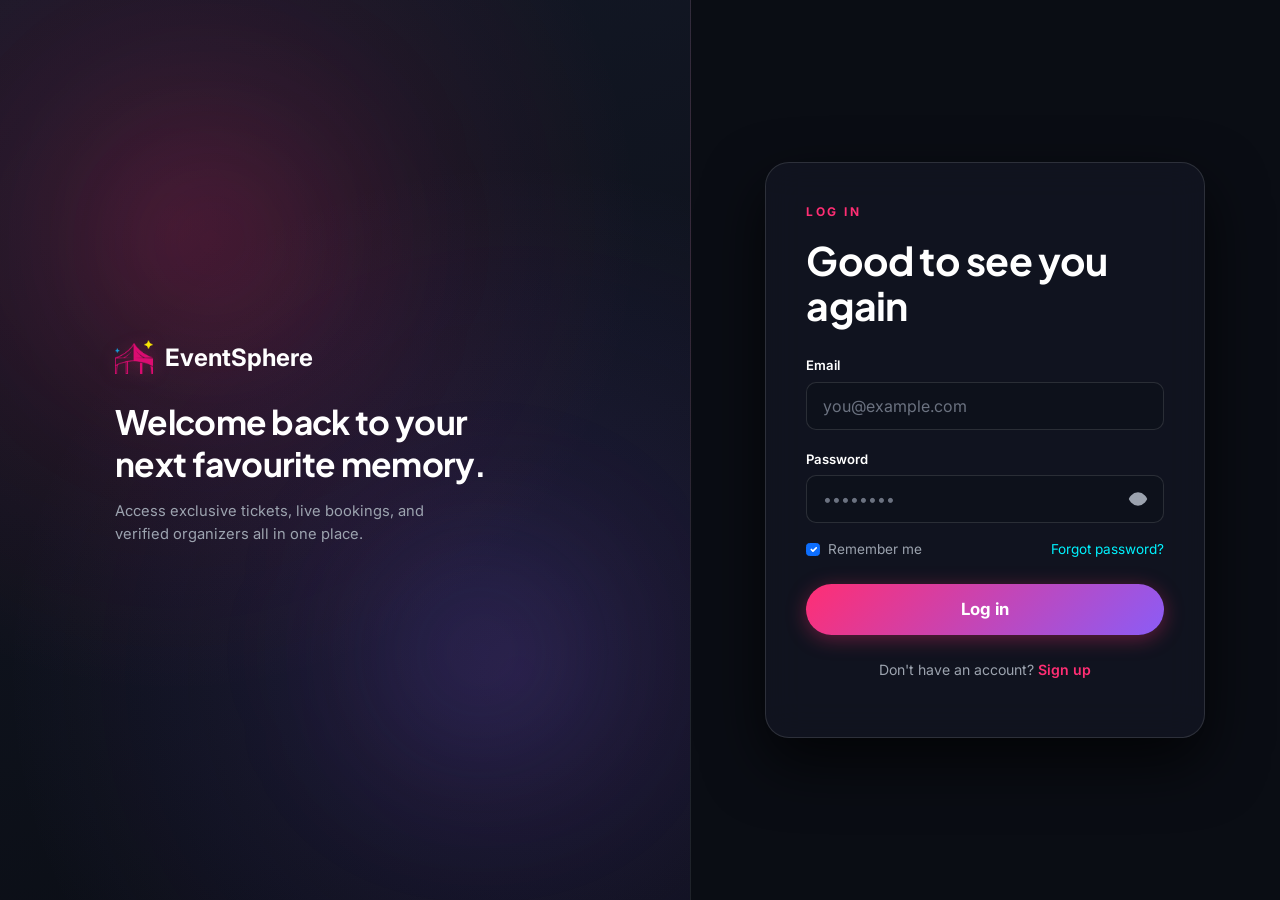
<file: pages/admin-dashboard.html>
<!DOCTYPE html>
<html lang="en">
<head>
<meta charset="UTF-8">
<meta name="viewport" content="width=device-width, initial-scale=1.0">
<title>Admin Dashboard — EventSphere</title>
<link rel="icon" type="image/png" href="../assets/images/logo.png">
<link rel="shortcut icon" href="../favicon.ico">
<link rel="apple-touch-icon" href="../apple-touch-icon.png">
<link href="https://fonts.googleapis.com/css2?family=Cormorant+Garamond:wght@500;600;700&family=Inter:wght@400;500;600;700&display=swap" rel="stylesheet">
<link href="https://cdn.jsdelivr.net/npm/bootstrap@5.3.3/dist/css/bootstrap.min.css" rel="stylesheet">
<link href="https://cdn.jsdelivr.net/npm/bootstrap-icons@1.11.3/font/bootstrap-icons.css" rel="stylesheet">
<link rel="stylesheet" href="../css/style.css">
<link rel="stylesheet" href="../css/components.css">
<link rel="stylesheet" href="../css/dashboard.css">
<link rel="stylesheet" href="../css/responsive.css">
</head>
<body data-page="admin">

<!-- Navbar -->
<nav class="es-navbar">
  <div class="container-fluid px-4 d-flex align-items-center justify-content-between">
    
    <!-- LEFT CORNER: Brand & Organizer Badge -->
    <div class="d-flex align-items-center gap-2">
      <a href="../index.html" class="brand text-decoration-none d-flex align-items-center">
        <img src="../assets/images/logo.png" alt="EventSphere Logo" class="brand-logo me-2">EventSphere
      </a>
      <span class="pill-badge pill-lavender ms-1">Admin</span>
    </div>

    <!-- RIGHT CORNER: Search & Dynamic Auth Slot (Profile Avatar) -->
    <div class="d-flex align-items-center gap-2 ms-auto">
      <!-- Search Button -->
      <button class="icon-btn d-none d-sm-inline-flex" title="Search">
        <i class="bi bi-search"></i>
      </button>

      <!-- Dynamic Slot: nav.js renders Profile Avatar here -->
      <div id="navAuthSlot" class="d-flex align-items-center gap-2"></div>
    </div>

  </div>
</nav>

<div class="dash-shell">
  <aside class="es-sidebar">
    <div class="side-link active" data-section="dashboard"><i class="bi bi-grid"></i> Dashboard</div>
    <div class="side-link" data-section="users"><i class="bi bi-people"></i> Users</div>
    <div class="side-link" data-section="organizers"><i class="bi bi-briefcase"></i> Organizers</div>
    <div class="side-link" data-section="events"><i class="bi bi-calendar-event"></i> Events</div>
    <div class="side-link" data-section="attendees"><i class="bi bi-person-lines-fill"></i> Attendees</div>
    <div class="side-link" data-section="categories"><i class="bi bi-tags"></i> Categories</div>
    <div class="side-link" data-section="settings"><i class="bi bi-gear"></i> Settings</div>
  </aside>

  <main class="dash-main">

    <!-- Dashboard Executive Overview Section -->
    <section id="sec-dashboard">
      <div class="d-flex justify-content-between align-items-center mb-3 flex-wrap gap-2">
        <div>
          <h2 class="mb-0">Platform Overview & Analytics</h2>
          <p class="text-muted-soft small mb-0">Live performance metrics, revenue intelligence, and top event leaderboards</p>
        </div>
        <div class="d-flex gap-2 align-items-center">
          <button class="btn btn-quiet btn-sm" onclick="loadDashboardAnalytics()">
            <i class="bi bi-arrow-clockwise me-1"></i> Refresh Metrics
          </button>
          <a href="create-event.html" class="btn btn-primary btn-sm">
            <i class="bi bi-plus-lg me-1"></i> Create Event
          </a>
        </div>
      </div>

      <!-- Key Metrics Row -->
      <div class="row g-3 mb-4">
        <div class="col-6 col-lg-3">
          <div class="stat-card">
            <div class="stat-icon mb-2" style="background:var(--powder-blue-soft);">💰</div>
            <div class="label">Total Platform Revenue</div>
            <div class="value" id="dashTotalRevenue">LKR 0</div>
            <div class="delta up" id="dashRevenueSub">Live Gross Sales (GMV)</div>
          </div>
        </div>
        <div class="col-6 col-lg-3">
          <div class="stat-card">
            <div class="stat-icon mb-2" style="background:var(--sage-soft);">🎟️</div>
            <div class="label">Total Tickets Sold</div>
            <div class="value" id="dashTotalTickets">0</div>
            <div class="delta up" id="dashTicketsSub">Across all events</div>
          </div>
        </div>
        <div class="col-6 col-lg-3">
          <div class="stat-card">
            <div class="stat-icon mb-2" style="background:var(--lavender-soft);">🏢</div>
            <div class="label">Organizers</div>
            <div class="value" id="dashTotalOrganizers">0</div>
            <div class="delta" id="dashOrganizersSub" style="color:var(--dusty-rose-dark);">0 Pending Review</div>
          </div>
        </div>
        <div class="col-6 col-lg-3">
          <div class="stat-card">
            <div class="stat-icon mb-2" style="background:var(--blush-soft);">👥</div>
            <div class="label">Registered Users</div>
            <div class="value" id="dashTotalUsers">0</div>
            <div class="delta up" id="dashUsersSub">Platform Accounts</div>
          </div>
        </div>
      </div>

      <!-- Quick Action Alert Banner -->
      <div class="border p-3 rounded-3 mb-4 d-flex justify-content-between align-items-center flex-wrap gap-2" id="pendingKycBanner" style="background: rgba(245, 158, 11, 0.08); border-color: rgba(245, 158, 11, 0.25) !important;">
        <div class="d-flex align-items-center gap-2">
          <i class="bi bi-shield-exclamation fs-3 text-warning"></i>
          <div>
            <strong class="text-white">Organizer KYC Verification Queue</strong>
            <div class="small text-muted-soft" id="pendingKycBannerText">Checking pending organizer submissions...</div>
          </div>
        </div>
        <button class="btn btn-quiet btn-sm" onclick="switchSection('organizers'); filterOrganizersByStatus('PENDING');">
          Review KYC Applications <i class="bi bi-arrow-right ms-1"></i>
        </button>
      </div>

      <!-- Top Events & Organizers Leaderboards -->
      <div class="row g-4 mb-4">
        <!-- Top Performing Events (Most Attended & Highest Income) -->
        <div class="col-lg-7">
          <div class="table-card p-3 h-100">
            <div class="d-flex justify-content-between align-items-center mb-3 pb-2 border-bottom" style="border-color: rgba(255,255,255,0.08) !important;">
              <div>
                <h5 class="fw-bold mb-0 text-white"><i class="bi bi-trophy me-1 text-warning"></i> Top Performing Events</h5>
                <span class="text-muted-soft small">Ranked by attendance volume and ticket revenue</span>
              </div>
              <button class="btn btn-quiet btn-sm" onclick="switchSection('events')">All Events</button>
            </div>
            
            <div class="table-responsive">
              <table class="es-table mb-0">
                <thead>
                  <tr>
                    <th>Event & Organizer</th>
                    <th>Tickets Sold</th>
                    <th>Gross Income</th>
                    <th class="text-end">Action</th>
                  </tr>
                </thead>
                <tbody id="dashTopEventsBody">
                  <tr><td colspan="4" class="text-center text-muted-soft py-4"><i class="bi bi-arrow-repeat spin"></i> Calculating event rankings...</td></tr>
                </tbody>
              </table>
            </div>
          </div>
        </div>

        <!-- Top Organizers Leaderboard -->
        <div class="col-lg-5">
          <div class="table-card p-3 h-100">
            <div class="d-flex justify-content-between align-items-center mb-3 pb-2 border-bottom" style="border-color: rgba(255,255,255,0.08) !important;">
              <div>
                <h5 class="fw-bold mb-0 text-white"><i class="bi bi-award me-1" style="color: var(--neon-cyan);"></i> Top Organizers</h5>
                <span class="text-muted-soft small">Ranked by total revenue generated</span>
              </div>
              <button class="btn btn-quiet btn-sm" onclick="switchSection('organizers')">All Organizers</button>
            </div>

            <div class="table-responsive">
              <table class="es-table mb-0">
                <thead>
                  <tr>
                    <th>Organizer</th>
                    <th>Events</th>
                    <th>Total Revenue</th>
                  </tr>
                </thead>
                <tbody id="dashTopOrganizersBody">
                  <tr><td colspan="3" class="text-center text-muted-soft py-4"><i class="bi bi-arrow-repeat spin"></i> Calculating organizer stats...</td></tr>
                </tbody>
              </table>
            </div>
          </div>
        </div>
      </div>

      <!-- Categories & Activity Distribution -->
      <div class="row g-4">
        <div class="col-lg-8">
          <div class="chart-card h-100">
            <div class="d-flex justify-content-between align-items-center mb-2">
              <div class="chart-title">Revenue & Booking Velocity</div>
              <span class="badge" style="background: rgba(255,255,255,0.08); border: 1px solid rgba(255,255,255,0.12); color: #D1D5DB;">Recent Months</span>
            </div>
            <div class="text-muted-soft" style="font-size:0.8rem;">Platform monthly gross ticket revenue trajectory</div>
            <div class="bar-chart mt-3" id="dashRevenueChartBars">
              <div class="bar sage" style="height:45%;"><span class="bar-label">Mar</span></div>
              <div class="bar sage" style="height:60%;"><span class="bar-label">Apr</span></div>
              <div class="bar sage" style="height:55%;"><span class="bar-label">May</span></div>
              <div class="bar sage" style="height:75%;"><span class="bar-label">Jun</span></div>
              <div class="bar sage" style="height:85%;"><span class="bar-label">Jul</span></div>
              <div class="bar" style="height:95%;"><span class="bar-label">Aug</span></div>
            </div>
          </div>
        </div>

        <div class="col-lg-4">
          <div class="chart-card h-100">
            <div class="chart-title mb-2">Popular Event Categories</div>
            <p class="text-muted-soft small mb-3">Live events distributed across platform categories</p>
            <div class="d-flex flex-column gap-2" id="dashCategoriesBreakdown">
              <div class="text-muted-soft small">Loading categories...</div>
            </div>
          </div>
        </div>
      </div>

    </section>

    <section id="sec-users" class="d-none">
      <div class="d-flex justify-content-between align-items-center mb-3 flex-wrap gap-2">
        <div>
          <h2 class="mb-0">Users</h2>
          <p class="text-muted-soft small mb-0">Manage registered platform accounts and role permissions</p>
        </div>
        <div class="d-flex gap-2 align-items-center flex-wrap">
          <input class="form-control" id="adminUserSearch" placeholder="Search users by name, email, phone..." style="max-width:260px;">
          <button class="btn btn-quiet btn-sm" onclick="loadUsers()">
            <i class="bi bi-arrow-clockwise me-1"></i> Refresh
          </button>
        </div>
      </div>

      <!-- User Role Filter Tabs -->
      <div class="d-flex gap-2 mb-3 flex-wrap" id="userRoleFilterTabs">
        <button class="filter-pill active" onclick="filterUsersByRole('ALL', this)">
          All <span class="badge bg-secondary ms-1" id="countAllUsers">0</span>
        </button>
        <button class="filter-pill" onclick="filterUsersByRole('USER', this)">
          Normal Users <span class="badge ms-1" style="background: rgba(255,255,255,0.1); color: #FFF;" id="countNormalUsers">0</span>
        </button>
        <button class="filter-pill" onclick="filterUsersByRole('ORGANIZER', this)">
          Organizers <span class="badge bg-success ms-1" id="countOrganizerUsers">0</span>
        </button>
        <button class="filter-pill" onclick="filterUsersByRole('ADMIN', this)">
          Admins <span class="badge bg-primary ms-1" id="countAdminUsers">0</span>
        </button>
      </div>

      <div class="table-card">
        <table class="es-table">
          <thead>
            <tr>
              <th>Name</th>
              <th>Email</th>
              <th>Phone</th>
              <th>Role</th>
              <th>Status</th>
              <th>Registered</th>
              <th class="text-end" style="width:50px;"></th>
            </tr>
          </thead>
          <tbody id="usersBody"></tbody>
        </table>
      </div>
    </section>

    <!-- Organizers Section (Admin Verification & KYC) -->
    <section id="sec-organizers" class="d-none">
      <div class="d-flex justify-content-between align-items-center mb-3 flex-wrap gap-2">
        <div>
          <h2 class="mb-0">Organizers & Verification (KYC)</h2>
          <p class="text-muted-soft small mb-0">Review identity documents, manage approved organizers, and track all applications</p>
        </div>
        <div class="d-flex gap-2 align-items-center flex-wrap">
          <input class="form-control" id="adminOrgSearch" placeholder="Search by entity, name, email, NIC..." style="max-width:260px;">
          <button class="btn btn-quiet btn-sm" onclick="loadAllOrganizers()">
            <i class="bi bi-arrow-clockwise me-1"></i> Refresh
          </button>
        </div>
      </div>

      <!-- Status Filter Tabs -->
      <div class="d-flex gap-2 mb-3 flex-wrap" id="orgFilterTabs">
        <button class="filter-pill active" onclick="filterOrganizersByStatus('ALL', this)">
          All <span class="badge bg-secondary ms-1" id="countAllOrgs">0</span>
        </button>
        <button class="filter-pill" onclick="filterOrganizersByStatus('PENDING', this)">
          Pending Review <span class="badge bg-warning text-dark ms-1" id="countPendingOrgs">0</span>
        </button>
        <button class="filter-pill" onclick="filterOrganizersByStatus('APPROVED', this)">
          Approved <span class="badge bg-success ms-1" id="countApprovedOrgs">0</span>
        </button>
        <button class="filter-pill" onclick="filterOrganizersByStatus('REJECTED', this)">
          Rejected <span class="badge bg-danger ms-1" id="countRejectedOrgs">0</span>
        </button>
      </div>

      <div class="table-card">
        <table class="es-table">
          <thead>
            <tr>
              <th>Business Entity</th>
              <th>Applicant & Contact</th>
              <th>Verification (NIC / BRN)</th>
              <th>Submitted</th>
              <th>Status</th>
              <th class="text-end">Actions</th>
            </tr>
          </thead>
          <tbody id="organizersBody"></tbody>
        </table>
      </div>
    </section>

    <!-- All Events Section (Admin Overview & Moderation) -->
    <section id="sec-events" class="d-none">
      <div class="d-flex justify-content-between align-items-center mb-3 flex-wrap gap-2">
        <div>
          <h2 class="mb-0">All Events</h2>
          <p class="text-muted-soft small mb-0">Browse, moderate, inspect attendees, and manage platform events.</p>
        </div>
        <div class="d-flex gap-2 align-items-center">
          <input class="form-control" id="adminEventSearch" placeholder="Search events by title..." style="max-width:220px;">
          <a href="create-event.html" class="btn btn-primary btn-sm"><i class="bi bi-plus-lg me-1"></i> Create Event</a>
        </div>
      </div>
      <div class="table-card">
        <table class="es-table">
          <thead>
            <tr>
              <th>Event Title</th>
              <th>Organizer</th>
              <th>Category</th>
              <th>Date & Time</th>
              <th>Status</th>
              <th class="text-end">Actions</th>
            </tr>
          </thead>
          <tbody id="eventsBody"></tbody>
        </table>
      </div>
    </section>

    <!-- Attendees & Bookings Section (Platform-wide) -->
    <section id="sec-attendees" class="d-none">
      <div class="d-flex justify-content-between align-items-center mb-3 flex-wrap gap-2">
        <div>
          <h2 class="mb-0">Platform Attendees & Bookings</h2>
          <p class="text-muted-soft small mb-0">Monitor ticket sales, guest registrations, and check-in statuses across all events</p>
        </div>
        <div class="d-flex gap-2 align-items-center flex-wrap">
          <select class="form-select" id="adminAttendeeEventFilter" style="max-width:210px;" onchange="filterAttendeesByEvent(this.value)">
            <option value="ALL">All Events</option>
          </select>
          <input class="form-control" id="adminAttendeeSearch" placeholder="Search attendee, email, ref..." style="max-width:240px;">
          <button class="btn btn-quiet btn-sm" onclick="loadAllAttendees()">
            <i class="bi bi-arrow-clockwise me-1"></i> Refresh
          </button>
        </div>
      </div>

      <!-- Booking Status Filter Tabs -->
      <div class="d-flex gap-2 mb-3 flex-wrap" id="attendeeStatusFilterTabs">
        <button class="filter-pill active" onclick="filterAttendeesByStatus('ALL', this)">
          All <span class="badge bg-secondary ms-1" id="countAllAttendees">0</span>
        </button>
        <button class="filter-pill" onclick="filterAttendeesByStatus('CONFIRMED', this)">
          Confirmed <span class="badge bg-success ms-1" id="countConfirmedAttendees">0</span>
        </button>
        <button class="filter-pill" onclick="filterAttendeesByStatus('PENDING', this)">
          Pending <span class="badge bg-warning text-dark ms-1" id="countPendingAttendees">0</span>
        </button>
        <button class="filter-pill" onclick="filterAttendeesByStatus('CANCELLED', this)">
          Cancelled <span class="badge bg-danger ms-1" id="countCancelledAttendees">0</span>
        </button>
      </div>

      <div class="table-card">
        <table class="es-table">
          <thead>
            <tr>
              <th>Attendee & Contact</th>
              <th>Event & Organizer</th>
              <th>Booking Ref</th>
              <th>Tickets & Type</th>
              <th>Total Paid</th>
              <th>Booking Date</th>
              <th>Status</th>
            </tr>
          </thead>
          <tbody id="allAttendeesBody"></tbody>
        </table>
      </div>
    </section>

    <section id="sec-categories" class="d-none">
      <div class="d-flex justify-content-between align-items-center mb-3">
        <h2 class="mb-0">Categories</h2>
        <button class="btn btn-primary btn-sm" id="addCategoryBtn"><i class="bi bi-plus-lg"></i> Add Category</button>
      </div>
      <div class="row g-3" id="categoriesGrid"></div>
    </section>

    <!-- Settings & Admin Profile Section -->
    <section id="sec-settings" class="d-none">
      <div class="d-flex justify-content-between align-items-center mb-3 flex-wrap gap-2">
        <div>
          <h2 class="mb-0">Settings & Admin Profile</h2>
          <p class="text-muted-soft small mb-0">Manage administrator account credentials, security, and developer engineering contacts</p>
        </div>
        <div>
          <span class="status-badge status-confirmed"><i class="bi bi-shield-check me-1"></i> Super Admin</span>
        </div>
      </div>

      <div class="row g-4">
        <!-- Card 1 & 2: Administrator Profile & Password Management -->
        <div class="col-lg-7">
          
          <!-- Admin Profile Card -->
          <div class="filter-bar p-4 mb-4">
            <div class="d-flex align-items-center gap-2 mb-3 pb-2 border-bottom" style="border-color: rgba(255,255,255,0.08) !important;">
              <i class="bi bi-person-gear fs-4 text-primary"></i>
              <h5 class="fw-bold mb-0 text-white">Administrator Details</h5>
            </div>

            <form id="adminProfileForm" class="d-flex flex-column gap-3">
              <div>
                <label class="form-label fw-semibold small text-white">Full Name <span class="text-danger">*</span></label>
                <input class="form-control" name="fullName" id="adminInputFullName" required placeholder="Administrator Full Name">
              </div>

              <div class="row g-3">
                <div class="col-md-6">
                  <label class="form-label fw-semibold small text-white">Email Address <span class="text-danger">*</span></label>
                  <input class="form-control" type="email" name="email" id="adminInputEmail" required placeholder="admin@example.com">
                </div>
                <div class="col-md-6">
                  <label class="form-label fw-semibold small text-white">Contact Phone Number <span class="text-danger">*</span></label>
                  <input class="form-control" type="tel" name="phoneNumber" id="adminInputPhone" placeholder="e.g. 0719217125">
                </div>
              </div>

              <div class="pt-2">
                <button type="submit" class="btn btn-primary px-4" id="saveAdminProfileBtn">
                  <i class="bi bi-check2 me-1"></i> Save Profile Changes
                </button>
              </div>
            </form>
          </div>

          <!-- Password Management Card -->
          <div class="filter-bar p-4">
            <div class="d-flex align-items-center gap-2 mb-3 pb-2 border-bottom" style="border-color: rgba(255,255,255,0.08) !important;">
              <i class="bi bi-shield-lock fs-4 text-primary"></i>
              <h5 class="fw-bold mb-0 text-white">Change Password</h5>
            </div>

            <form id="adminPasswordForm" class="d-flex flex-column gap-3">
              <div>
                <label class="form-label fw-semibold small text-white">Current Password <span class="text-danger">*</span></label>
                <div class="input-group">
                  <input class="form-control" type="password" name="currentPassword" id="adminCurrentPassInput" required placeholder="Enter current password">
                  <button class="btn btn-outline-soft" type="button" onclick="toggleAdminPassVisibility('adminCurrentPassInput', this)">
                    <i class="bi bi-eye"></i>
                  </button>
                </div>
              </div>

              <div class="row g-3">
                <div class="col-md-6">
                  <label class="form-label fw-semibold small text-white">New Password <span class="text-danger">*</span></label>
                  <div class="input-group">
                    <input class="form-control" type="password" name="newPassword" id="adminNewPassInput" required minlength="6" placeholder="Min 6 characters">
                    <button class="btn btn-outline-soft" type="button" onclick="toggleAdminPassVisibility('adminNewPassInput', this)">
                      <i class="bi bi-eye"></i>
                    </button>
                  </div>
                </div>
                <div class="col-md-6">
                  <label class="form-label fw-semibold small text-white">Confirm New Password <span class="text-danger">*</span></label>
                  <div class="input-group">
                    <input class="form-control" type="password" name="confirmPassword" id="adminConfirmPassInput" required minlength="6" placeholder="Repeat new password">
                    <button class="btn btn-outline-soft" type="button" onclick="toggleAdminPassVisibility('adminConfirmPassInput', this)">
                      <i class="bi bi-eye"></i>
                    </button>
                  </div>
                </div>
              </div>

              <div class="alert alert-dark border small text-muted-soft mb-0 py-2" style="background: rgba(255,255,255,0.04); border-color: rgba(255,255,255,0.08) !important;">
                <i class="bi bi-info-circle me-1 text-primary"></i> Passwords must be at least 6 characters long and match.
              </div>

              <div class="pt-2">
                <button type="submit" class="btn btn-primary px-4" id="saveAdminPassBtn">
                  <i class="bi bi-key me-1"></i> Update Password
                </button>
              </div>
            </form>
          </div>

        </div>

        <!-- Card 3: Developer & Engineering Support -->
        <div class="col-lg-5">
          <div class="filter-bar p-4 h-100">
            <div class="d-flex align-items-center gap-2 mb-3 pb-2 border-bottom" style="border-color: rgba(255,255,255,0.08) !important;">
              <i class="bi bi-code-slash fs-4 text-primary"></i>
              <h5 class="fw-bold mb-0 text-white">Developer & System Credits</h5>
            </div>

            <div class="text-center py-3 mb-3 rounded-4" style="background: rgba(255, 255, 255, 0.04); border: 1px solid rgba(255, 255, 255, 0.08);">
              <div class="avatar-circle mx-auto mb-2" style="width:64px; height:64px; font-size:1.35rem; background: var(--grad-primary); color: #fff;">
                LS
              </div>
              <h5 class="fw-bold text-white mb-0">Lasandi Salwathura</h5>
              <span class="pill-badge pill-lavender mt-1">Lead Software Engineer</span>
            </div>

            <div class="d-flex flex-column gap-3">
              <div class="p-3 rounded-3" style="background: rgba(255, 255, 255, 0.04); border: 1px solid rgba(255, 255, 255, 0.08);">
                <span class="text-muted-soft small d-block mb-1"><i class="bi bi-envelope me-1 text-primary"></i> Developer Contact Email</span>
                <a href="mailto:lasandisalwathura@gmail.com" class="fw-semibold text-white text-decoration-none">
                  lasandisalwathura@gmail.com
                </a>
              </div>

              <div class="p-3 rounded-3" style="background: rgba(255, 255, 255, 0.04); border: 1px solid rgba(255, 255, 255, 0.08);">
                <span class="text-muted-soft small d-block mb-1"><i class="bi bi-telephone me-1 text-success"></i> Direct Phone / WhatsApp</span>
                <a href="tel:0719217125" class="fw-semibold text-white text-decoration-none">
                  0719217125
                </a>
              </div>

              <div class="p-3 rounded-3" style="background: rgba(255, 255, 255, 0.04); border: 1px solid rgba(255, 255, 255, 0.08);">
                <span class="text-muted-soft small d-block mb-1"><i class="bi bi-mortarboard me-1 text-primary"></i> Academic & Coursework Project</span>
                <div class="small fw-semibold text-white">Institute of Java and Software Engineering (IJSE)</div>
                <div class="small text-muted-soft">ITS 1114 – Advanced API Development</div>
              </div>

              <div class="p-3 rounded-3" style="background: rgba(255, 255, 255, 0.04); border: 1px solid rgba(255, 255, 255, 0.08);">
                <span class="text-muted-soft small d-block mb-1"><i class="bi bi-layers me-1 text-warning"></i> Platform Tech Stack</span>
                <div class="small text-white">Spring Boot 3 + Spring Security JWT + Cloudinary + PayHere Gateway</div>
              </div>
            </div>

          </div>
        </div>
      </div>
    </section>

  </main>
</div>

<!-- Models -->

<!-- Category Add / Edit Modal -->
<div class="modal fade" id="categoryModal" tabindex="-1" aria-labelledby="categoryModalLabel" aria-hidden="true">
  <div class="modal-dialog modal-dialog-centered">
    <div class="modal-content">
      <div class="modal-header">
        <h5 class="modal-title" id="categoryModalLabel">Add New Category</h5>
        <button type="button" class="btn-close" data-bs-dismiss="modal" aria-label="Close"></button>
      </div>
      <form id="categoryForm">
        <div class="modal-body">
          <input type="hidden" id="categoryId">
          <div class="mb-3">
            <label for="categoryName" class="form-label">Category Name</label>
            <input type="text" class="form-control" id="categoryName" placeholder="e.g., Music, Tech, Sports" required>
          </div>
          <div class="mb-3">
            <label for="categoryIcon" class="form-label">Icon / Emoji</label>
            <input type="text" class="form-control" id="categoryIcon" placeholder="e.g., 🎵, 💻, ⚽">
          </div>
          <div class="mb-3">
            <label for="categoryDescription" class="form-label">Description</label>
            <textarea class="form-control" id="categoryDescription" rows="3" placeholder="Brief description of the category"></textarea>
          </div>
        </div>
        <div class="modal-footer">
          <button type="button" class="btn btn-secondary" data-bs-dismiss="modal">Cancel</button>
          <button type="submit" class="btn btn-primary" id="saveCategoryBtn">Save Category</button>
        </div>
      </form>
    </div>
  </div>
</div>

<!-- Organizer KYC Review Modal -->
<!-- Organizer KYC Review Modal -->
<div class="modal fade" id="reviewOrganizerModal" tabindex="-1" aria-labelledby="reviewOrganizerModalLabel" aria-hidden="true">
  <div class="modal-dialog modal-dialog-centered modal-lg">
    <div class="modal-content shadow-lg border-0" style="border-radius: 20px;">
      <div class="modal-header border-bottom pb-3">
        <div class="d-flex align-items-center gap-2">
          <span class="fs-3">📋</span>
          <div>
            <h5 class="modal-title fw-bold mb-0" id="reviewOrgBusiness">Business Name</h5>
            <span class="text-muted-soft small">Organizer KYC Verification Application</span>
          </div>
        </div>
        <button type="button" class="btn-close" data-bs-dismiss="modal" aria-label="Close"></button>
      </div>

      <div class="modal-body py-4">
        <input type="hidden" id="reviewOrgId">

        <!-- Status & Submitted Banner -->
        <div class="d-flex justify-content-between align-items-center p-3 rounded-3 mb-4" style="background:var(--cream-bg, #faf8f5); border:1px solid var(--line);">
          <div>
            <span class="text-muted-soft small d-block">Application Status</span>
            <span class="status-badge status-pending mt-1" id="reviewOrgStatus">Pending Review</span>
          </div>
          <div class="text-end">
            <span class="text-muted-soft small d-block">Submitted Timestamp</span>
            <span class="small fw-semibold text-white" id="reviewOrgDate">—</span>
          </div>
        </div>

        <div class="row g-3">
          <!-- Applicant & Contact Info -->
          <div class="col-md-6">
            <div class="p-3 rounded-3 h-100" style="border: 1px solid rgba(255, 255, 255, 0.08); background: rgba(255, 255, 255, 0.04);">
              <h6 class="fw-bold text-white mb-3"><i class="bi bi-person-badge me-1 text-primary"></i> Applicant Information</h6>
              <div class="mb-2">
                <span class="text-muted-soft small d-block">Full Name</span>
                <strong class="text-white" id="reviewOrgApplicant">—</strong>
              </div>
              <div class="mb-2">
                <span class="text-muted-soft small d-block">Email Address</span>
                <span class="text-white" id="reviewOrgEmail">—</span>
              </div>
              <div>
                <span class="text-muted-soft small d-block">Phone Number</span>
                <span class="text-white" id="reviewOrgPhone">—</span>
              </div>
            </div>
          </div>

          <!-- Legal & Verification Info -->
          <div class="col-md-6">
            <div class="p-3 rounded-3 h-100" style="border: 1px solid rgba(255, 255, 255, 0.08); background: rgba(255, 255, 255, 0.04);">
              <h6 class="fw-bold text-white mb-3"><i class="bi bi-shield-check me-1 text-success"></i> Verification & KYC</h6>
              <div class="mb-2">
                <span class="text-muted-soft small d-block">NIC / Passport Number</span>
                <code class="fw-bold fs-6" id="reviewOrgNic">—</code>
              </div>
              <div>
                <span class="text-muted-soft small d-block">Business Registration No. (BRN)</span>
                <code id="reviewOrgRegNo">None provided</code>
              </div>
            </div>
          </div>

          <!-- Bio / Event Plans -->
          <div class="col-12">
            <div class="p-3 rounded-3" style="border: 1px solid rgba(255, 255, 255, 0.08); background: rgba(255, 255, 255, 0.04);">
              <h6 class="fw-bold text-white mb-2"><i class="bi bi-card-text me-1 text-primary"></i> About Events / Bio</h6>
              <p class="text-white mb-0 small" id="reviewOrgBio" style="white-space: pre-wrap;">—</p>
            </div>
          </div>
        </div>
      </div>

      <div class="modal-footer border-top d-flex justify-content-between">
        <button type="button" class="btn btn-outline-danger btn-sm" id="modalRejectOrgBtn">
          <i class="bi bi-x-circle me-1"></i> Reject Application
        </button>
        <div class="d-flex gap-2">
          <button type="button" class="btn btn-secondary btn-sm" data-bs-dismiss="modal">Close</button>
          <button type="button" class="btn btn-primary btn-sm px-3" id="modalApproveOrgBtn">
            <i class="bi bi-check2-circle me-1"></i> Approve Organizer
          </button>
        </div>
      </div>
    </div>
  </div>
</div>

<!-- Admin Event Attendees Modal -->
<div class="modal fade" id="adminEventAttendeesModal" tabindex="-1" aria-labelledby="adminEventAttendeesModalLabel" aria-hidden="true">
  <div class="modal-dialog modal-dialog-centered modal-xl">
    <div class="modal-content shadow-lg border-0" style="border-radius: 20px;">
      <div class="modal-header border-bottom pb-3">
        <div class="d-flex align-items-center gap-2">
          <span class="fs-3">🎟️</span>
          <div>
            <h5 class="modal-title fw-bold mb-0" id="attModalEventTitle">Event Attendees & Bookings</h5>
            <span class="text-muted-soft small" id="attModalSummary">Loading registered attendees...</span>
          </div>
        </div>
        <button type="button" class="btn-close" data-bs-dismiss="modal" aria-label="Close"></button>
      </div>

      <div class="modal-body py-4">
        <div class="table-responsive">
          <table class="es-table mb-0">
            <thead>
              <tr>
                <th>Booking Ref</th>
                <th>Attendee & Contact</th>
                <th>Tickets & Type</th>
                <th>Total Paid</th>
                <th>Booking Date</th>
                <th>Status</th>
              </tr>
            </thead>
            <tbody id="attModalTableBody">
              <tr><td colspan="6" class="text-center text-muted-soft py-4"><i class="bi bi-arrow-repeat spin"></i> Loading bookings...</td></tr>
            </tbody>
          </table>
        </div>
      </div>

      <div class="modal-footer border-top">
        <button type="button" class="btn btn-secondary btn-sm" data-bs-dismiss="modal">Close</button>
      </div>
    </div>
  </div>
</div>

<!-- Admin Edit Event Modal -->
<div class="modal fade" id="editEventModal" tabindex="-1" aria-labelledby="editEventModalLabel" aria-hidden="true">
  <div class="modal-dialog modal-dialog-centered modal-lg">
    <div class="modal-content shadow-lg border-0">
      <div class="modal-header border-bottom">
        <div>
          <h5 class="modal-title fw-bold" id="editEventModalLabel">Edit Event</h5>
          <span class="text-muted-soft small">Update event details and schedule</span>
        </div>
        <button type="button" class="btn-close" data-bs-dismiss="modal" aria-label="Close"></button>
      </div>
      <form id="editEventForm">
        <div class="modal-body p-4">
          <input type="hidden" id="adminEditEventId">
          
          <div class="row g-3">
            <div class="col-12">
              <label for="adminEditEventTitle" class="form-label fw-semibold small">Event Title <span class="text-danger">*</span></label>
              <input type="text" class="form-control" id="adminEditEventTitle" required placeholder="e.g. Golden Hour Acoustic Night">
            </div>

            <div class="col-md-6">
              <label for="adminEditEventCategory" class="form-label fw-semibold small">Category <span class="text-danger">*</span></label>
              <select class="form-select" id="adminEditEventCategory" required>
                <option value="">Select Category</option>
              </select>
            </div>

            <div class="col-md-6">
              <label for="adminEditEventVenue" class="form-label fw-semibold small">Venue <span class="text-danger">*</span></label>
              <select class="form-select" id="adminEditEventVenue" required>
                <option value="">Select Venue</option>
              </select>
            </div>

            <div class="col-md-4">
              <label for="adminEditEventDate" class="form-label fw-semibold small">Date <span class="text-danger">*</span></label>
              <input type="date" class="form-control" id="adminEditEventDate" required>
            </div>

            <div class="col-md-4">
              <label for="adminEditEventStartTime" class="form-label fw-semibold small">Start Time <span class="text-danger">*</span></label>
              <input type="time" class="form-control" id="adminEditEventStartTime" required>
            </div>

            <div class="col-md-4">
              <label for="adminEditEventEndTime" class="form-label fw-semibold small">End Time <span class="text-danger">*</span></label>
              <input type="time" class="form-control" id="adminEditEventEndTime" required>
            </div>

            <div class="col-12">
              <label for="adminEditEventDescription" class="form-label fw-semibold small">Description</label>
              <textarea class="form-control" id="adminEditEventDescription" rows="3" placeholder="What should attendees expect?"></textarea>
            </div>

            <div class="col-12">
              <label class="form-label fw-semibold small">Banner Image</label>
              <div class="input-group mb-2">
                <input type="url" class="form-control" id="adminEditEventBanner" placeholder="Paste image URL (https://...)">
                <button class="btn btn-outline-soft" type="button" id="adminPreviewBannerBtn">Preview</button>
              </div>
              <div class="mb-2">
                <label for="adminEditEventFileInput" class="form-label text-muted-soft small mb-1">Or choose photo from device to upload:</label>
                <input class="form-control" type="file" id="adminEditEventFileInput" accept="image/*">
              </div>
              <div id="adminBannerPreviewWrap" class="mt-2"></div>
            </div>
          </div>
        </div>
        <div class="modal-footer border-top d-flex justify-content-between">
          <div>
            <button type="button" class="btn btn-outline-danger btn-sm" id="adminCancelEventBtn" title="Cancel this event">
              <i class="bi bi-x-circle me-1"></i> Cancel Event
            </button>
          </div>
          <div class="d-flex gap-2">
            <button type="button" class="btn btn-secondary btn-sm" data-bs-dismiss="modal">Close</button>
            <button type="submit" class="btn btn-primary btn-sm" id="adminSaveEventBtn">
              <i class="bi bi-check2 me-1"></i> Save Changes
            </button>
          </div>
        </div>
      </form>
    </div>
  </div>
</div>

<script src="https://cdn.jsdelivr.net/npm/bootstrap@5.3.3/dist/js/bootstrap.bundle.min.js"></script>
<script src="../js/env.js"></script>
<script src="../js/api/config.js"></script>
<script src="../js/api/auth.js"></script>
<script src="../js/api/events.js"></script>
<script src="../js/api/organizer.js"></script>
<script src="../js/utils/icons.js"></script>
<script src="../js/utils/toast.js"></script>
<script src="../js/utils/nav.js"></script>
<script src="../js/utils/event-cancellation.js"></script>
<!-- Modular Admin Architecture Scripts -->
<script src="../js/admin/admin-users.js"></script>
<script src="../js/admin/admin-organizers.js"></script>
<script src="../js/admin/admin-events.js"></script>
<script src="../js/admin/admin-categories.js"></script>
<script src="../js/admin/admin-attendees.js"></script>
<script src="../js/admin/admin-settings.js"></script>
<script src="../js/admin/admin-analytics.js"></script>
<script src="../js/admin/admin-dashboard.js"></script>
</body>
</html>
</file>
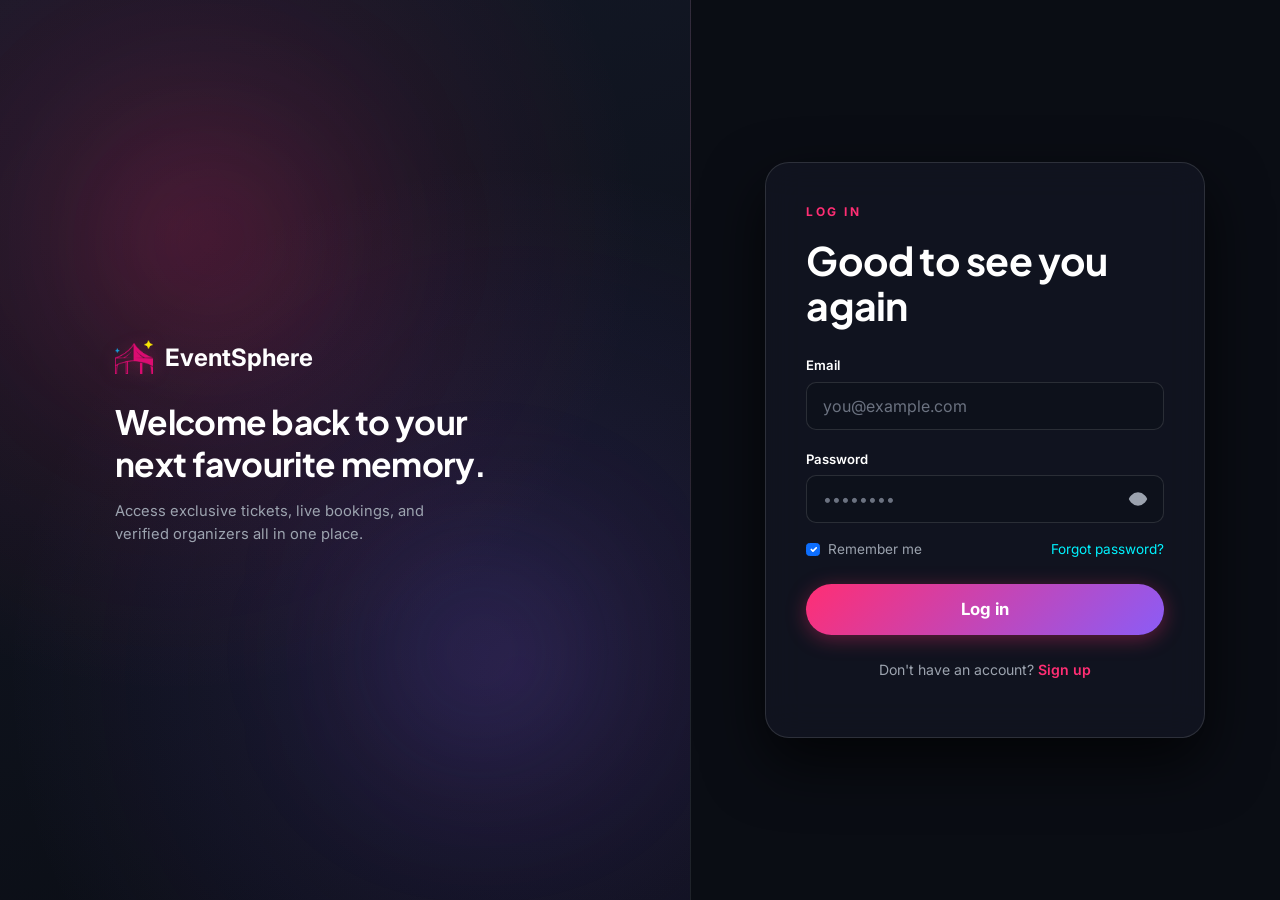
<file: pages/booking.html>
﻿<!DOCTYPE html>
<html lang="en">
<head>
<meta charset="UTF-8">
<meta name="viewport" content="width=device-width, initial-scale=1.0">
<title>Book Tickets — EventSphere</title>
<link rel="icon" type="image/png" href="../assets/images/logo.png">
<link rel="shortcut icon" href="../favicon.ico">
<link rel="apple-touch-icon" href="../apple-touch-icon.png">
<link href="https://fonts.googleapis.com/css2?family=Cormorant+Garamond:wght@500;600;700&family=Inter:wght@400;500;600;700&display=swap" rel="stylesheet">
<link href="https://cdn.jsdelivr.net/npm/bootstrap@5.3.3/dist/css/bootstrap.min.css" rel="stylesheet">
<link href="https://cdn.jsdelivr.net/npm/bootstrap-icons@1.11.3/font/bootstrap-icons.css" rel="stylesheet">
<link rel="stylesheet" href="../css/style.css">
<link rel="stylesheet" href="../css/components.css">
<link rel="stylesheet" href="../css/responsive.css">
</head>
<body data-page="events">

<nav class="es-navbar">
  <div class="container-narrow d-flex align-items-center justify-content-between">
    <a href="../index.html" class="brand text-decoration-none d-flex align-items-center"><img src="../assets/images/logo.png" alt="EventSphere Logo" class="brand-logo me-2">EventSphere</a>
    <div id="navAuthSlot" class="d-flex align-items-center gap-2"></div>
  </div>
</nav>

<section class="section-sm">
  <div class="container-narrow">
    <div class="step-indicator" id="stepIndicator">
      <div class="step active" data-step="1"><div class="circle">1</div><div class="label">Tickets</div></div>
      <div class="connector"></div>
      <div class="step" data-step="2"><div class="circle">2</div><div class="label">Attendees</div></div>
      <div class="connector"></div>
      <div class="step" data-step="3"><div class="circle">3</div><div class="label">Review</div></div>
      <div class="connector"></div>
      <div class="step" data-step="4"><div class="circle">4</div><div class="label">Payment</div></div>
      <div class="connector"></div>
      <div class="step" data-step="5"><div class="circle">5</div><div class="label">Confirmation</div></div>
    </div>

    <div class="row g-5">
      <div class="col-lg-7">

        <!-- Step 1: Tickets -->
        <div class="booking-step" data-step-panel="1">
          <h3 class="mb-3 text-white">Your selected tickets</h3>
          <div id="ticketsRecap" class="d-flex flex-column gap-3 mb-4"></div>
          <button class="btn btn-primary" onclick="goStep(2)">Continue</button>
        </div>

        <!-- Step 2: Attendees -->
        <div class="booking-step d-none" data-step-panel="2">
          <h3 class="mb-2 text-white">Attendee Details</h3>
          <p class="text-muted-soft mb-4" style="font-size: 0.9rem;">
            The primary booker will receive the full order receipt and all QR tickets. Individual guest passes will be sent directly to each guest's email.
          </p>
          <form id="attendeeForm" class="d-flex flex-column gap-3"></form>
          <div class="d-flex gap-2 mt-4">
            <button class="btn btn-outline-soft" onclick="goStep(1)">Back</button>
            <button class="btn btn-primary" onclick="collectAttendees()">Continue</button>
          </div>
        </div>

        <!-- Step 3: Review -->
        <div class="booking-step d-none" data-step-panel="3">
          <h3 class="mb-2 text-white">Review Your Booking</h3>
          <p class="text-muted-soft mb-4" style="font-size: 0.9rem;">Please confirm attendee and ticket dispatch details before continuing to secure payment.</p>
          <div id="reviewList" class="d-flex flex-column gap-3 mb-4"></div>
          <div class="d-flex gap-2">
            <button class="btn btn-outline-soft" onclick="goStep(2)">Back</button>
            <button class="btn btn-primary" id="btnConfirmBooking" onclick="submitBooking()">Confirm &amp; Continue to Payment</button>
          </div>
        </div>

        <!-- Step 4: Payment -->
        <div class="booking-step d-none" data-step-panel="4">
          <div class="d-flex justify-content-between align-items-center mb-3 flex-wrap gap-2">
            <h3 class="mb-0 text-white">Payment</h3>
            <div id="holdTimerBadge" class="d-flex align-items-center gap-2 px-3 py-1 rounded-pill" style="background: rgba(245, 158, 11, 0.15); border: 1px solid rgba(245, 158, 11, 0.35);">
              <i class="bi bi-stopwatch text-warning"></i>
              <span class="text-white-50 small">Hold expires in:</span>
              <span id="holdCountdown" class="fw-bold font-monospace text-warning">10:00</span>
            </div>
          </div>

          <div class="p-3 mb-4 d-flex align-items-center gap-3 rounded-3" style="background: rgba(255, 255, 255, 0.04); border: 1px solid rgba(255, 255, 255, 0.1); backdrop-filter: blur(12px);">
            <i class="bi bi-shield-lock-fill text-success fs-3"></i>
            <div>
              <div class="fw-semibold text-white">Secure checkout via PayHere Sandbox</div>
              <div class="text-muted-soft" style="font-size:0.82rem;">Your payment is processed securely via sandbox gateway.</div>
            </div>
          </div>

          <div class="p-3 rounded-3 mb-4" style="background: rgba(255, 255, 255, 0.03); border: 1px solid rgba(255, 255, 255, 0.08);">
            <div class="d-flex justify-content-between mb-2"><span class="text-muted-soft">Event</span><b class="text-white" id="paySummaryEvent">—</b></div>
            <div class="d-flex justify-content-between mb-2"><span class="text-muted-soft">Tickets</span><b class="text-white" id="paySummaryCount">—</b></div>
            <div class="d-flex justify-content-between"><span class="text-muted-soft">Total Amount</span><b style="color: var(--neon-rose); font-size:1.1rem;" id="paySummaryTotal">—</b></div>
          </div>
          
          <div id="paymentActions">
            <button class="btn btn-primary btn-lg w-100 mb-2" id="btnPayWithPayHere" onclick="startPayment()">
              <i class="bi bi-lock-fill me-1"></i> Pay Securely with PayHere
            </button>

            <button class="btn btn-outline-danger w-100 mb-3" id="btnCancelHold" onclick="cancelCurrentBooking()">
              <i class="bi bi-x-circle me-1"></i> Cancel Reservation &amp; Release Tickets
            </button>

            <div class="text-center mt-2 mb-2">
              <button type="button" class="btn btn-link btn-sm text-muted text-decoration-none" onclick="simulateSandboxPayment()" style="font-size:0.78rem;">
                <i class="bi bi-lightning-charge me-1"></i> Sandbox Test: Simulate Successful Webhook
              </button>
            </div>
          </div>

          <div id="paymentStatusBox" class="mt-3 text-center d-none p-3 rounded-3" style="background: rgba(255, 255, 255, 0.03); border: 1px solid rgba(255, 255, 255, 0.08);">
            <div class="spinner-border spinner-border-sm text-primary me-2" role="status"></div>
            <span class="text-white fw-semibold small">Verifying payment &amp; generating your digital QR passes...</span>
          </div>

          <!-- Payment Gateway Error Box -->
          <div id="paymentErrorBox" class="mt-3 p-3 rounded-3 d-none" style="background: rgba(239, 68, 68, 0.12); border: 1px solid rgba(239, 68, 68, 0.35);">
            <div class="d-flex align-items-start gap-2 text-danger mb-2">
              <i class="bi bi-exclamation-octagon-fill fs-5"></i>
              <div>
                <strong class="d-block text-white" id="paymentErrorTitle">Payment Gateway Issue</strong>
                <span class="small text-white-50" id="paymentErrorMessage">Could not initiate checkout.</span>
              </div>
            </div>
            <div class="d-flex gap-2 mt-3" id="paymentErrorActions">
              <button class="btn btn-sm btn-outline-light flex-fill" onclick="startPayment()">
                <i class="bi bi-arrow-clockwise me-1"></i> Retry PayHere
              </button>
              <button class="btn btn-sm btn-danger flex-fill" onclick="cancelCurrentBooking()">
                <i class="bi bi-x-circle me-1"></i> Cancel &amp; Release Tickets
              </button>
            </div>
          </div>

          <!-- Hold Expired Box -->
          <div id="holdExpiredBox" class="mt-3 p-3 rounded-3 d-none text-center" style="background: rgba(239, 68, 68, 0.12); border: 1px solid rgba(239, 68, 68, 0.35);">
            <i class="bi bi-clock-history text-danger fs-1 mb-2 d-block"></i>
            <h5 class="text-white mb-1">Reservation Hold Expired</h5>
            <p class="text-white-50 small mb-3">Your 10-minute ticket reservation window has expired. The tickets have been released back to the event pool to prevent overselling.</p>
            <a href="events.html" class="btn btn-primary btn-sm">Find Events</a>
          </div>
        </div>

        <!-- Step 5: Confirmation -->
        <div class="booking-step d-none text-center" data-step-panel="5">
          <div class="p-5 rounded-4" style="background: rgba(255, 255, 255, 0.04); border: 1px solid rgba(255, 255, 255, 0.1); backdrop-filter: blur(16px);">
            <div class="mb-3" style="font-size:3.5rem; line-height: 1; color: #34D399;">✓</div>
            <h2 class="mb-2 text-white fw-bold">You're all set!</h2>
            <p class="text-muted-soft mb-4" style="font-size: 1rem;">Your booking is <b class="text-success">CONFIRMED</b> and digital QR admission passes have been dispatched to the attendee emails.</p>
            <div class="d-flex justify-content-center gap-3 flex-wrap">
              <a href="#" id="viewTicketBtn" class="btn btn-primary btn-lg"><i class="bi bi-qr-code me-1"></i> View My Ticket</a>
              <a href="my-bookings.html" class="btn btn-outline-soft btn-lg">My Bookings</a>
            </div>
          </div>
        </div>

      </div>

      <div class="col-lg-5">
        <div class="summary-card" style="background: rgba(18, 22, 34, 0.85); backdrop-filter: blur(18px); border: 1px solid rgba(255, 255, 255, 0.12); border-radius: var(--radius-lg); padding: 2rem;">
          <h3 class="mb-3 text-white">Booking Summary</h3>
          <div id="summaryLines"></div>
          <div class="total-row mt-3 pt-3 border-top border-white-10 d-flex justify-content-between align-items-center">
            <span class="fw-bold text-white fs-5">Total</span>
            <span id="summaryTotal" class="fw-bold fs-4" style="color: var(--neon-rose);">LKR 0</span>
          </div>
        </div>
      </div>
    </div>
  </div>
</section>

<script src="https://cdn.jsdelivr.net/npm/bootstrap@5.3.3/dist/js/bootstrap.bundle.min.js"></script>
<script src="../js/env.js"></script>
<script src="../js/api/config.js"></script>
<script src="../js/api/auth.js"></script>
<script src="../js/api/events.js"></script>
<script src="../js/api/bookings.js"></script>
<script src="../js/utils/md5.js"></script>
<script src="../js/api/payments.js"></script>
<script src="../js/utils/icons.js"></script>
<script src="../js/utils/toast.js"></script>
<script src="../js/utils/nav.js"></script>
<script>
const brandSp = document.getElementById('brandSparkle');
if (brandSp) brandSp.innerHTML = EsIcons.sparkle;

if (!EsAuthStore.isLoggedIn()) {
  esToast('Please log in to continue booking', 'error');
  const returnTo = 'booking.html' + window.location.search;
  setTimeout(() => window.location.href = 'login.html?redirect=' + encodeURIComponent(returnTo), 800);
}

const urlParams = new URLSearchParams(window.location.search);
const eventId = urlParams.get('eventId');
const bookingIdParam = urlParams.get('bookingId');
const pending = JSON.parse(sessionStorage.getItem('es_pending_booking') || 'null');
let items = pending ? pending.items : [];
let eventTitle = 'Event Booking';
let pollInterval = null;
let holdTimerInterval = null;
let currentBookingId = bookingIdParam ? Number(bookingIdParam) : null;

// Redirect back if no pending booking items exist and no bookingId in URL
if (!items.length && !bookingIdParam) {
  esToast('No tickets selected. Redirecting to discovery...', 'error');
  setTimeout(() => window.location.href = 'events.html', 1200);
}

function money(n) { return 'LKR ' + (n ? Number(n).toLocaleString() : '0'); }

function renderTicketsRecap() {
  document.getElementById('ticketsRecap').innerHTML = items.map(i => `
    <div class="ticket-type-card p-3 rounded-3" style="background: rgba(255, 255, 255, 0.04); border: 1px solid rgba(255, 255, 255, 0.1);">
      <div class="d-flex justify-content-between align-items-center">
        <div>
          <div class="tt-name" style="color: var(--neon-rose); font-weight:700; font-size:0.95rem;">${i.name}</div>
          <div class="text-muted-soft" style="font-size:0.85rem;">Quantity: ${i.quantity}</div>
        </div>
        <div class="tt-price text-white fw-bold fs-5">${money(i.price * i.quantity)}</div>
      </div>
    </div>`).join('');
}

function renderSummary() {
  const lines = document.getElementById('summaryLines');
  lines.innerHTML = items.map(i => `
    <div class="line-item d-flex justify-content-between py-2 text-muted-soft" style="border-bottom: 1px solid rgba(255,255,255,0.06);">
      <span class="text-white-50">${i.quantity} × ${i.name}</span>
      <span class="text-white fw-semibold">${money(i.price * i.quantity)}</span>
    </div>`).join('');
  const total = items.reduce((s, i) => s + (i.price * i.quantity), 0);
  document.getElementById('summaryTotal').textContent = money(total);
}

function renderAttendeeForm() {
  const currentUser = EsAuthStore.getUser() || {};
  let html = '';
  let n = 1;

  items.forEach(i => {
    for (let q = 0; q < i.quantity; q++) {
      const isPrimary = (n === 1);
      const defaultName = isPrimary ? (currentUser.fullName || '') : '';
      const defaultEmail = isPrimary ? (currentUser.email || '') : '';

      html += `
      <div class="p-4 mb-3 rounded-3" style="background: rgba(255, 255, 255, 0.04); border: 1px solid rgba(255, 255, 255, 0.1); backdrop-filter: blur(12px);">
        <div class="d-flex justify-content-between align-items-center mb-3 flex-wrap gap-2">
          <div class="d-flex align-items-center gap-2">
            <span class="fw-bold text-white fs-6">Attendee ${n}</span>
            <span class="badge" style="background: rgba(255, 46, 116, 0.15); color: var(--neon-rose); border: 1px solid rgba(255, 46, 116, 0.3); font-size:0.75rem;">${i.name}</span>
          </div>
          ${isPrimary 
            ? '<span class="badge" style="background: rgba(16, 185, 129, 0.15); color: #34D399; border: 1px solid rgba(16, 185, 129, 0.3); font-size:0.75rem; padding: 0.35rem 0.65rem;">Primary Booker &amp; Billing</span>' 
            : '<span class="badge" style="background: rgba(139, 92, 246, 0.15); color: #A78BFA; border: 1px solid rgba(139, 92, 246, 0.3); font-size:0.75rem; padding: 0.35rem 0.65rem;">Guest Ticket</span>'}
        </div>
        <div class="row g-3">
          <div class="col-md-6">
            <label class="form-label text-muted-soft small mb-1">Full Name</label>
            <input required class="form-control" name="name-${n}" value="${defaultName}" placeholder="Attendee full name">
          </div>
          <div class="col-md-6">
            <label class="form-label text-muted-soft small mb-1">Email Address</label>
            <input required type="email" class="form-control" name="email-${n}" value="${defaultEmail}" 
                   placeholder="Ticket pass delivery email">
          </div>
        </div>
      </div>`;
      n++;
    }
  });
  document.getElementById('attendeeForm').innerHTML = html;
}

let attendees = [];
function collectAttendees() {
  const form = document.getElementById('attendeeForm');
  if (!form.reportValidity()) return;
  const fd = new FormData(form);
  attendees = [];
  let n = 1;
  items.forEach(i => {
    for (let q = 0; q < i.quantity; q++) {
      attendees.push({ 
        ticketTypeId: i.ticketTypeId, 
        ticket: i.name, 
        name: fd.get(`name-${n}`).trim(), 
        email: fd.get(`email-${n}`).trim(),
        isPrimary: (n === 1)
      });
      n++;
    }
  });
  renderReview();
  goStep(3);
}

function renderReview() {
  document.getElementById('reviewList').innerHTML = attendees.map((a, idx) => `
    <div class="p-3 mb-2 rounded-3" style="background: rgba(255, 255, 255, 0.04); border: 1px solid rgba(255, 255, 255, 0.1); backdrop-filter: blur(12px);">
      <div class="d-flex justify-content-between align-items-center mb-2 flex-wrap gap-2">
        <div class="d-flex align-items-center gap-2">
          <span class="fw-bold text-white fs-6">${a.name}</span>
          <span class="badge" style="background: rgba(255, 46, 116, 0.15); color: var(--neon-rose); border: 1px solid rgba(255, 46, 116, 0.3); font-size:0.75rem; padding: 0.25rem 0.5rem;">${a.ticket}</span>
        </div>
        ${a.isPrimary 
          ? '<span class="badge" style="background: rgba(16, 185, 129, 0.15); color: #34D399; border: 1px solid rgba(16, 185, 129, 0.3); font-size:0.75rem; padding: 0.35rem 0.65rem;">Receives Master Receipt &amp; Passes</span>' 
          : '<span class="badge" style="background: rgba(139, 92, 246, 0.15); color: #A78BFA; border: 1px solid rgba(139, 92, 246, 0.3); font-size:0.75rem; padding: 0.35rem 0.65rem;">Receives Guest Pass</span>'}
      </div>
      <div class="text-muted-soft small d-flex align-items-center gap-1">
        <i class="bi bi-envelope text-white-50"></i>
        <span>${a.email}</span>
      </div>
    </div>`).join('');
}

function goStep(step) {
  document.querySelectorAll('.booking-step').forEach(p => p.classList.add('d-none'));
  const targetStep = document.querySelector(`[data-step-panel="${step}"]`);
  if (targetStep) targetStep.classList.remove('d-none');
  
  document.querySelectorAll('.step-indicator .step').forEach(s => {
    const n = Number(s.getAttribute('data-step'));
    s.classList.toggle('active', n === step);
    s.classList.toggle('done', n < step);
  });

  const holdBadge = document.getElementById('holdTimerBadge');
  if (step === 4) {
    if (holdBadge) holdBadge.classList.remove('d-none');
    startHoldCountdown(600);
  } else {
    if (holdBadge) holdBadge.classList.add('d-none');
    if (holdTimerInterval) clearInterval(holdTimerInterval);
  }

  window.scrollTo({ top: 200, behavior: 'smooth' });
}

function startHoldCountdown(durationSeconds = 600) {
  if (holdTimerInterval) clearInterval(holdTimerInterval);
  let remaining = durationSeconds;
  const timerEl = document.getElementById('holdCountdown');
  
  function updateDisplay() {
    const mins = Math.floor(remaining / 60);
    const secs = remaining % 60;
    if (timerEl) {
      timerEl.textContent = `${String(mins).padStart(2, '0')}:${String(secs).padStart(2, '0')}`;
      if (remaining <= 60) {
        timerEl.classList.remove('text-warning');
        timerEl.classList.add('text-danger');
      }
    }
    if (remaining <= 0) {
      clearInterval(holdTimerInterval);
      handleHoldExpired();
    }
    remaining--;
  }

  updateDisplay();
  holdTimerInterval = setInterval(updateDisplay, 1000);
}

async function handleHoldExpired() {
  if (pollInterval) clearInterval(pollInterval);
  
  if (currentBookingId) {
    try {
      // Re-verify booking status on server before attempting hold cancellation
      const res = await BookingsAPI.getById(currentBookingId);
      const b = res?.data || res;
      if (b && b.status === 'CONFIRMED') {
        onBookingSuccess();
        return;
      }
      if (b && (b.status === 'CANCELLED' || b.status === 'EXPIRED')) {
        onBookingFailure(b.status);
        return;
      }
      await BookingsAPI.cancel(currentBookingId);
    } catch (e) {
      console.warn('Auto-cancel on hold expiry error:', e);
    }
  }

  document.getElementById('paymentActions')?.classList.add('d-none');
  document.getElementById('paymentStatusBox')?.classList.add('d-none');
  document.getElementById('paymentErrorBox')?.classList.add('d-none');
  document.getElementById('holdExpiredBox')?.classList.remove('d-none');
  sessionStorage.removeItem('es_pending_booking');
}

async function cancelCurrentBooking() {
  if (!currentBookingId) {
    esToast('No active reservation found to cancel', 'error');
    return;
  }

  const confirmed = confirm('Are you sure you want to cancel this reservation? The held tickets will be immediately released back to other attendees.');
  if (!confirmed) return;

  const btnCancel = document.getElementById('btnCancelHold');
  const origText = btnCancel ? btnCancel.innerHTML : '';
  if (btnCancel) {
    btnCancel.disabled = true;
    btnCancel.innerHTML = '<span class="spinner-border spinner-border-sm me-2" role="status"></span>Releasing tickets...';
  }

  try {
    if (holdTimerInterval) clearInterval(holdTimerInterval);
    if (pollInterval) clearInterval(pollInterval);

    // Verify if already confirmed
    try {
      const res = await BookingsAPI.getById(currentBookingId, { skipCache: true });
      const b = res?.data || res;
      if (b && b.status === 'CONFIRMED') {
        esToast('This booking is already confirmed and paid for. Redirecting to your tickets...', 'info');
        onBookingSuccess();
        return;
      }
    } catch (e) {}

    await BookingsAPI.cancel(currentBookingId);
    sessionStorage.removeItem('es_pending_booking');
    esToast('Reservation cancelled and tickets released', 'success');

    onBookingFailure('CANCELLED');
  } catch (err) {
    console.error('Cancel booking failed:', err);
    if (err.message && err.message.includes('refund')) {
      esToast('This booking is already confirmed. Confirmed tickets require an organizer refund.', 'warning');
    } else {
      esToast(err.message || 'Failed to cancel booking', 'error');
    }
    if (btnCancel) {
      btnCancel.disabled = false;
      btnCancel.innerHTML = origText;
    }
  }
}

async function submitBooking() {
  const btn = document.getElementById('btnConfirmBooking');
  if (btn && btn.disabled) return;
  const origHtml = btn ? btn.innerHTML : '';
  if (btn) {
    btn.disabled = true;
    btn.innerHTML = '<span class="spinner-border spinner-border-sm me-2" role="status" aria-hidden="true"></span>Processing...';
  }

  const total = items.reduce((s, i) => s + (i.price * i.quantity), 0);
  document.getElementById('paySummaryEvent').textContent = eventTitle;
  document.getElementById('paySummaryCount').textContent = items.reduce((s, i) => s + i.quantity, 0) + ' tickets';
  document.getElementById('paySummaryTotal').textContent = money(total);

  try {
    const payload = {
      eventId: Number(eventId),
      items: items.map(i => ({
        ticketTypeId: Number(i.ticketTypeId),
        quantity: i.quantity,
        attendees: attendees.filter(a => String(a.ticketTypeId) === String(i.ticketTypeId)).map(a => ({ name: a.name, email: a.email }))
      }))
    };

    const booking = await BookingsAPI.create(payload);
    currentBookingId = booking?.id || booking?.bookingId || (booking?.data && (booking.data.id || booking.data.bookingId));
    goStep(4);
  } catch (e) {
    console.error('Booking failed:', e);
    esToast(e.message || 'Failed to create booking', 'error');
  } finally {
    if (btn) {
      btn.disabled = false;
      btn.innerHTML = origHtml;
    }
  }
}

function checkBookingConfirmed() {
  if (!currentBookingId) return;
  if (pollInterval) clearInterval(pollInterval);

  const statusBox = document.getElementById('paymentStatusBox');
  if (statusBox) statusBox.classList.remove('d-none');

  pollInterval = setInterval(async () => {
    try {
      const res = await BookingsAPI.getById(currentBookingId);
      const b = res?.data || res;
      if (b && b.status === 'CONFIRMED') {
        clearInterval(pollInterval);
        onBookingSuccess();
      } else if (b && (b.status === 'CANCELLED' || b.status === 'EXPIRED')) {
        clearInterval(pollInterval);
        onBookingFailure(b.status);
      }
    } catch (err) {
      console.warn('Polling booking status error:', err);
    }
  }, 2500);
}

function onBookingFailure(status) {
  if (pollInterval) clearInterval(pollInterval);
  if (holdTimerInterval) clearInterval(holdTimerInterval);
  document.getElementById('holdTimerBadge')?.classList.add('d-none');
  document.getElementById('paymentStatusBox')?.classList.add('d-none');
  document.getElementById('paymentActions')?.classList.add('d-none');
  sessionStorage.removeItem('es_pending_booking');
  
  if (status === 'EXPIRED') {
    document.getElementById('paymentErrorBox')?.classList.add('d-none');
    document.getElementById('holdExpiredBox')?.classList.remove('d-none');
    return;
  }
  
  const errBox = document.getElementById('paymentErrorBox');
  const errTitle = document.getElementById('paymentErrorTitle');
  const errMsg = document.getElementById('paymentErrorMessage');
  const errActions = document.getElementById('paymentErrorActions');

  if (errTitle) {
    errTitle.textContent = (status === 'CANCELLED') ? 'Reservation Cancelled & Tickets Released' : 'Payment Issue';
  }
  if (errMsg) {
    errMsg.textContent = (status === 'CANCELLED')
      ? 'This reservation was cancelled and the held tickets were released back to the event pool.'
      : 'Payment was declined or cancelled. Your held tickets have been released back to the event pool.';
  }
  if (errActions) {
    const evId = eventId || '';
    errActions.innerHTML = `
      <a href="${evId ? `event-details.html?id=${evId}` : 'events.html'}" class="btn btn-sm btn-primary flex-fill">
        <i class="bi bi-arrow-repeat me-1"></i> Book Tickets Again
      </a>
      <a href="my-bookings.html" class="btn btn-sm btn-outline-light flex-fill">
        My Bookings
      </a>
    `;
  }
  if (errBox) errBox.classList.remove('d-none');
  esToast(status === 'CANCELLED' ? 'Reservation cancelled and tickets released.' : 'Payment was declined or cancelled.', 'info');
}

function onBookingSuccess() {
  if (pollInterval) clearInterval(pollInterval);
  if (holdTimerInterval) clearInterval(holdTimerInterval);
  const holdBadge = document.getElementById('holdTimerBadge');
  if (holdBadge) holdBadge.classList.add('d-none');
  const payActions = document.getElementById('paymentActions');
  if (payActions) payActions.classList.add('d-none');
  const statusBox = document.getElementById('paymentStatusBox');
  if (statusBox) statusBox.classList.add('d-none');

  sessionStorage.removeItem('es_pending_booking');
  if (window.EsCache) {
    const user = EsAuthStore.getUser();
    const uid = user?.id || user?.userId || 'me';
    window.EsCache.invalidateUserBookings(uid);
    if (eventId) window.EsCache.invalidateEvent(eventId);
  }
  document.getElementById('viewTicketBtn').href = `ticket.html?bookingId=${currentBookingId}`;
  esToast('Payment Confirmed! Passes dispatched to emails.', 'success');
  goStep(5);
}

// 1. Cross-tab synchronization via BroadcastChannel & localStorage
try {
  const checkoutChannel = new BroadcastChannel('eventsphere_checkout');
  checkoutChannel.onmessage = (event) => {
    if (event.data?.type === 'PAYMENT_COMPLETE') {
      syncBookingOnFocus();
    } else if (event.data?.type === 'PAYMENT_FAILED') {
      onBookingFailure('CANCELLED');
    }
  };
} catch (e) {}

window.addEventListener('storage', (e) => {
  if (e.key === 'es_payment_success' || e.key === 'es_payment_failed') {
    syncBookingOnFocus();
  }
});

// 2. Immediate re-check when the user switches back / focuses this tab
async function syncBookingOnFocus() {
  if (currentBookingId) {
    try {
      const res = await BookingsAPI.getById(currentBookingId);
      const b = res?.data || res;
      if (b && b.status === 'CONFIRMED') {
        onBookingSuccess();
      } else if (b && (b.status === 'CANCELLED' || b.status === 'EXPIRED')) {
        onBookingFailure(b.status);
      }
    } catch (e) {}
  }
}
window.addEventListener('focus', syncBookingOnFocus);
document.addEventListener('visibilitychange', () => {
  if (document.visibilityState === 'visible') {
    syncBookingOnFocus();
  }
});

async function simulateSandboxPayment() {
  if (!currentBookingId) {
    esToast('No active booking reference found', 'error');
    return;
  }

  const total = items.reduce((s, i) => s + (i.price * i.quantity), 0);
  try {
    esToast('Sending simulated webhook callback...');
    await PaymentsAPI.simulateNotify(currentBookingId, total);
    
    // Poll to confirm DB update
    setTimeout(async () => {
      try {
        const res = await BookingsAPI.getById(currentBookingId);
        const b = res?.data || res;
        if (b && b.status === 'CONFIRMED') {
          onBookingSuccess();
        } else {
          esToast('Webhook sent! Refreshing booking state...', 'info');
          checkBookingConfirmed();
        }
      } catch (e) {
        onBookingSuccess();
      }
    }, 1000);
  } catch (err) {
    console.error('Simulate failed:', err);
    esToast('Simulate webhook error: ' + err.message, 'error');
  }
}

async function startPayment() {
  if (!currentBookingId) {
    esToast('Invalid booking reference', 'error');
    return;
  }

  const errBox = document.getElementById('paymentErrorBox');
  if (errBox) errBox.classList.add('d-none');

  try {
    esToast('Initiating payment gateway...');
    const data = await PaymentsAPI.initiate(currentBookingId);

    if (!data) {
      throw new Error('No response data received from payment service');
    }

    if (data.redirectUrl || data.checkoutUrl) {
      window.open(data.redirectUrl || data.checkoutUrl, '_blank');
      checkBookingConfirmed();
      return;
    }

    const defaultPayhereUrl = window.ES_CONFIG?.PAYHERE_GATEWAY_URL || '';
    const actionUrl = data.actionUrl || data.payhereUrl || defaultPayhereUrl;

    if (!actionUrl) {
      throw new Error('Payment gateway URL is missing.');
    }

    const fields = {
      merchant_id: data.merchantId || data.merchant_id,
      return_url: data.returnUrl || data.return_url,
      cancel_url: data.cancelUrl || data.cancel_url,
      notify_url: data.notifyUrl || data.notify_url,
      order_id: data.orderId || data.order_id || currentBookingId,
      items: data.itemsDescription || data.items || data.itemTitle || 'Event Tickets',
      currency: data.currency || 'LKR',
      amount: data.amount,
      first_name: data.firstName || data.first_name || 'Customer',
      last_name: data.lastName || data.last_name || 'User',
      email: data.email || 'customer@example.com',
      phone: data.phone || '0771234567',
      address: data.address || 'No. 1, Main Street',
      city: data.city || 'Colombo',
      country: data.country || 'Sri Lanka',
      hash: data.hash
    };

    const form = document.createElement('form');
    form.method = 'POST';
    form.action = actionUrl;
    form.target = '_blank';

    Object.entries(fields).forEach(([key, val]) => {
      if (val !== undefined && val !== null) {
        const input = document.createElement('input');
        input.type = 'hidden';
        input.name = key;
        input.value = val;
        form.appendChild(input);
      }
    });

    document.body.appendChild(form);
    form.submit();

    // Start auto polling for confirmation
    checkBookingConfirmed();

  } catch (e) {
    console.error('Payment Initiation Failed:', e);
    if (errBox) {
      const errMsg = document.getElementById('paymentErrorMessage');
      if (errMsg) {
        errMsg.textContent = e.message || 'Payment initiation failed. If unauthorized, verify login session and payment gateway credentials.';
      }
      errBox.classList.remove('d-none');
    }
    esToast(e.message || 'Could not initiate payment', 'error');
  }
}

async function initBookingPage() {
  if (bookingIdParam) {
    try {
      esToast('Loading existing reservation...', 'info');
      const res = await BookingsAPI.getById(bookingIdParam);
      const b = res?.data || res;
      if (b) {
        currentBookingId = b.id;
        eventTitle = b.eventTitle || eventTitle;

        // If the booking is already confirmed, immediately jump to confirmation / ticket screen
        if (b.status === 'CONFIRMED') {
          onBookingSuccess();
          return;
        }
        // If cancelled or expired, display failure state
        if (b.status === 'CANCELLED' || b.status === 'EXPIRED') {
          goStep(4);
          onBookingFailure(b.status);
          return;
        }

        const total = b.totalAmount || 0;
        document.getElementById('paySummaryEvent').textContent = eventTitle;
        document.getElementById('paySummaryCount').textContent = (b.items || []).reduce((s, i) => s + i.quantity, 0) + ' tickets';
        document.getElementById('paySummaryTotal').textContent = money(total);
        goStep(4);
        return;
      }
    } catch (err) {
      console.warn('Could not load booking by ID param:', err);
    }
  }

  renderTicketsRecap();
  renderSummary();
  renderAttendeeForm();

  if (eventId) {
    try {
      const ev = await EventsAPI.getById(eventId);
      if (ev && ev.title) {
        eventTitle = ev.title;
      }
    } catch (e) {
      console.warn('Could not load event title from server:', e);
    }
  }
}

initBookingPage();
</script>
</body>
</html>
</file>
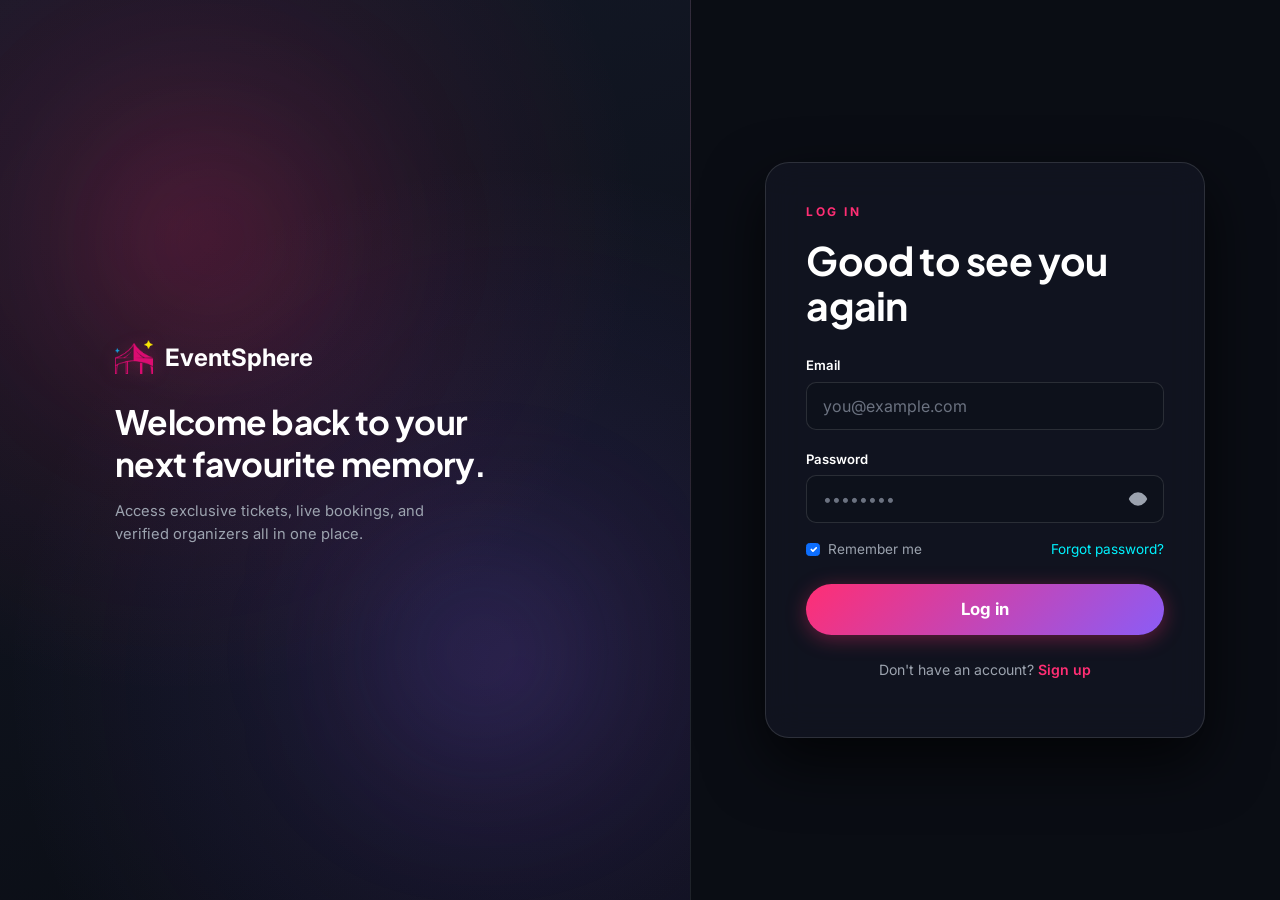
<file: pages/create-event.html>
<!DOCTYPE html>
<html lang="en">
<head>
<meta charset="UTF-8">
<meta name="viewport" content="width=device-width, initial-scale=1.0">
<title id="pageBrowserTitle">Create Event — EventSphere</title>
<link rel="icon" type="image/png" href="../assets/images/logo.png">
<link rel="shortcut icon" href="../favicon.ico">
<link rel="apple-touch-icon" href="../apple-touch-icon.png">
<link href="https://fonts.googleapis.com/css2?family=Cormorant+Garamond:wght@500;600;700&family=Inter:wght@400;500;600;700&display=swap" rel="stylesheet">
<link href="https://cdn.jsdelivr.net/npm/bootstrap@5.3.3/dist/css/bootstrap.min.css" rel="stylesheet">
<link href="https://cdn.jsdelivr.net/npm/bootstrap-icons@1.11.3/font/bootstrap-icons.css" rel="stylesheet">
<link rel="stylesheet" href="../css/style.css">
<link rel="stylesheet" href="../css/components.css">
<link rel="stylesheet" href="../css/dashboard.css">
<link rel="stylesheet" href="../css/responsive.css">
</head>
<body data-page="organizer">

<nav class="es-navbar">
  <div class="container-narrow d-flex align-items-center justify-content-between">
    <a href="../index.html" class="brand text-decoration-none d-flex align-items-center"><img src="../assets/images/logo.png" alt="EventSphere Logo" class="brand-logo me-2">EventSphere</a>
    <span class="pill-badge pill-lavender" id="roleBadge">Organizer</span>
    <div id="navAuthSlot" class="d-flex align-items-center gap-2"></div>
  </div>
</nav>

<section class="section-sm">
  <div class="container-narrow" style="max-width:760px;">
    <a href="organizer-dashboard.html" id="backToDashLink" class="text-muted-soft" style="font-size:0.85rem;"><i class="bi bi-arrow-left"></i> Back to dashboard</a>
    <h2 class="mt-2 mb-4" id="mainHeading">Create a New Event</h2>

    <form id="createEventForm" class="d-flex flex-column gap-4">

      <!-- Basic Information -->
      <div class="filter-bar">
        <h3 class="mb-3" style="font-size:1.2rem;">Basic Information</h3>
        <div class="d-flex flex-column gap-3">
          <div>
            <label class="form-label">Event name</label>
            <input class="form-control" name="title" id="eventTitle" required placeholder="e.g. Golden Hour Acoustic Night">
          </div>
          <div>
            <label class="form-label">Description</label>
            <textarea class="form-control" name="description" id="eventDescription" rows="4" placeholder="What should attendees expect?"></textarea>
          </div>
          <div class="row g-3">
            <div class="col-md-6">
              <label class="form-label">Category</label>
              <select class="form-select" name="categoryId" id="categorySelect" required></select>
            </div>
            <div class="col-md-6">
              <label class="form-label">Event banner image</label>
              <input class="form-control" type="file" id="eventImageInput" name="image" accept="image/*">
              <div id="imagePreview" class="mt-2"></div>
            </div>
          </div>
        </div>
      </div>

      <!-- Date & Location -->
      <div class="filter-bar">
        <h3 class="mb-3" style="font-size:1.2rem;">Date &amp; Location</h3>
        <div class="row g-3">
          <div class="col-md-3">
            <label class="form-label">Date</label>
            <input class="form-control" type="date" name="date" id="eventDate" required>
          </div>
          <div class="col-md-3">
            <label class="form-label">Start time</label>
            <input class="form-control" type="time" name="time" id="eventStartTime" required>
          </div>
          <div class="col-md-3">
            <label class="form-label">End time</label>
            <input class="form-control" type="time" name="endTime" id="eventEndTime" required>
          </div>
          <div class="col-md-3">
            <div class="d-flex justify-content-between align-items-center mb-2">
              <label class="form-label mb-0">Venue</label>
              <button type="button" class="btn btn-link btn-sm p-0 text-decoration-none fw-medium" id="btnOpenCustomVenueModal" style="font-size:0.8rem; color: #ff5e3a;">+ Custom Venue</button>
            </div>
            <select class="form-select" name="venueId" id="venueSelect" required></select>
          </div>
        </div>
      </div>

      <!-- Ticket Types -->
      <div class="filter-bar">
        <div class="d-flex justify-content-between align-items-center mb-3">
          <h3 style="font-size:1.2rem;" class="mb-0">Ticket Types</h3>
          <button type="button" class="btn btn-outline-soft btn-sm" id="addTicketType"><i class="bi bi-plus-lg"></i> Add Ticket Type</button>
        </div>
        <div id="ticketTypeRows" class="d-flex flex-column gap-3"></div>
      </div>

      <!-- Submit Actions -->
      <div class="d-flex gap-2">
        <button type="submit" class="btn btn-outline-soft btn-lg" id="btnDraft" data-mode="draft">Save as Draft</button>
        <button type="submit" class="btn btn-primary btn-lg" id="btnPublish" data-mode="publish">Publish Event</button>
      </div>
    </form>
  </div>

<!-- Custom Venue Modal -->
<div class="modal fade" id="customVenueModal" tabindex="-1" aria-labelledby="customVenueModalLabel" aria-hidden="true">
  <div class="modal-dialog modal-dialog-centered">
    <div class="modal-content" style="background: #18191c; border: 1px solid rgba(255,255,255,0.12); color: #fff; border-radius: 16px;">
      <div class="modal-header" style="border-bottom: 1px solid rgba(255,255,255,0.08);">
        <h5 class="modal-title" id="customVenueModalLabel"><i class="bi bi-geo-alt me-2 text-primary"></i>Add Custom Venue</h5>
        <button type="button" class="btn-close btn-close-white" data-bs-dismiss="modal" aria-label="Close"></button>
      </div>
      <form id="customVenueForm">
        <div class="modal-body d-flex flex-column gap-3">
          <div>
            <label class="form-label small text-muted-soft">Venue Name *</label>
            <input type="text" class="form-control" id="customVenueName" placeholder="e.g. Lotus Rooftop Lounge" required maxlength="150">
          </div>
          <div>
            <label class="form-label small text-muted-soft">Street Address *</label>
            <input type="text" class="form-control" id="customVenueAddress" placeholder="e.g. 123 Marine Drive" required maxlength="255">
          </div>
          <div class="row g-2">
            <div class="col-7">
              <label class="form-label small text-muted-soft">City *</label>
              <input type="text" class="form-control" id="customVenueCity" placeholder="e.g. Colombo" required maxlength="100">
            </div>
            <div class="col-5">
              <label class="form-label small text-muted-soft">Capacity *</label>
              <input type="number" class="form-control" id="customVenueCapacity" placeholder="e.g. 250" min="1" required>
            </div>
          </div>
        </div>
        <div class="modal-footer" style="border-top: 1px solid rgba(255,255,255,0.08);">
          <button type="button" class="btn btn-outline-soft" data-bs-dismiss="modal">Cancel</button>
          <button type="submit" class="btn btn-primary" id="btnSaveCustomVenue">Save &amp; Select Venue</button>
        </div>
      </form>
    </div>
  </div>
</div>

</section>

<script src="https://cdn.jsdelivr.net/npm/bootstrap@5.3.3/dist/js/bootstrap.bundle.min.js"></script>
<script src="../js/env.js"></script>
<script src="../js/api/config.js"></script>
<script src="../js/api/auth.js"></script>
<script src="../js/api/events.js"></script>
<script src="../js/utils/icons.js"></script>
<script src="../js/utils/toast.js"></script>
<script src="../js/utils/nav.js"></script>

<script>
const brandSp = document.getElementById('brandSparkle');
if (brandSp) brandSp.innerHTML = EsIcons.sparkle;
if (!EsAuthStore.isLoggedIn()) window.location.href = 'login.html';

const urlParams = new URLSearchParams(window.location.search);
const editEventId = urlParams.get('edit') || urlParams.get('id');
const isAdmin = EsAuthStore.hasRole('ADMIN');

// Synchronously reflect Edit Mode immediately if edit param is present
if (editEventId) {
  document.getElementById('pageBrowserTitle').textContent = 'Edit Event — EventSphere';
  document.getElementById('mainHeading').textContent = 'Edit Event';
  document.getElementById('btnPublish').textContent = 'Update & Publish';
  document.getElementById('btnDraft').textContent = 'Update as Draft';
}

// Adjust Back button & role badge depending on user role
if (isAdmin) {
  document.getElementById('roleBadge').textContent = 'Admin';
  const backLink = document.getElementById('backToDashLink');
  if (backLink) {
    backLink.href = 'admin-dashboard.html';
    backLink.innerHTML = '<i class="bi bi-arrow-left"></i> Back to admin dashboard';
  }
}

let ttCount = 0;
function addTicketTypeRow(name = '', price = '', qty = '') {
  ttCount++;
  const id = ttCount;
  const div = document.createElement('div');
  div.className = 'ticket-type-card p-3 border rounded-3 bg-white';
  div.innerHTML = `
    <div class="row g-3 align-items-end">
      <div class="col-md-5">
        <label class="form-label small text-muted mb-1">Ticket Name</label>
        <input class="form-control" placeholder="e.g. General, VIP" name="tt-name-${id}" value="${name}" required>
      </div>
      <div class="col-md-3">
        <label class="form-label small text-muted mb-1">Price (LKR)</label>
        <input type="number" min="0" class="form-control" name="tt-price-${id}" value="${price}" required>
      </div>
      <div class="col-md-3">
        <label class="form-label small text-muted mb-1">Total Quantity</label>
        <input type="number" min="1" class="form-control" name="tt-qty-${id}" value="${qty}" required>
      </div>
      <div class="col-md-1">
        <button type="button" class="btn btn-danger-soft w-100" onclick="this.closest('.ticket-type-card').remove()">
          <i class="bi bi-trash"></i>
        </button>
      </div>
    </div>`;
  document.getElementById('ticketTypeRows').appendChild(div);
}
document.getElementById('addTicketType')?.addEventListener('click', () => addTicketTypeRow());

// ---- Cloudinary unsigned upload ----
async function uploadEventImage(file) {
  const cloudName = window.ES_CONFIG?.CLOUDINARY_CLOUD_NAME;
  const uploadPreset = window.ES_CONFIG?.CLOUDINARY_UPLOAD_PRESET;

  if (!cloudName || !uploadPreset) {
    throw new Error('Cloudinary config missing. Set CLOUDINARY_CLOUD_NAME & CLOUDINARY_UPLOAD_PRESET in js/env.js.');
  }

  const fd = new FormData();
  fd.append('file', file);
  fd.append('upload_preset', uploadPreset);
  const res = await fetch(`https://api.cloudinary.com/v1_1/${cloudName}/image/upload`, { method: 'POST', body: fd });
  if (!res.ok) {
    const err = await res.json().catch(() => ({}));
    throw new Error(err.error?.message || 'Image upload failed');
  }
  const data = await res.json();
  return data.secure_url;
}

let uploadedBannerUrl = null;
let uploadInProgress = false;

document.getElementById('eventImageInput')?.addEventListener('change', async (e) => {
  const file = e.target.files[0];
  const preview = document.getElementById('imagePreview');
  if (!file) { uploadedBannerUrl = null; preview.innerHTML = ''; return; }

  preview.innerHTML = `<div class="text-muted-soft small"><i class="bi bi-arrow-repeat spin me-1"></i>Uploading image...</div>`;
  uploadInProgress = true;
  try {
    uploadedBannerUrl = await uploadEventImage(file);
    preview.innerHTML = `<img src="${uploadedBannerUrl}" style="max-width:220px;border-radius:8px;" alt="Banner preview">`;
  } catch (err) {
    uploadedBannerUrl = null;
    preview.innerHTML = `<div class="text-danger small">${err.message || 'Upload failed'}</div>`;
  } finally {
    uploadInProgress = false;
  }
});

async function loadOptions() {
  const catSel = document.getElementById('categorySelect');
  const venSel = document.getElementById('venueSelect');
  try {
    const rawCats = await CategoriesAPI.getAll();
    const cats = Array.isArray(rawCats) ? rawCats : (rawCats?.data || []);
    catSel.innerHTML = '<option value="">Select Category</option>' + 
      cats.map(c => `<option value="${c.id}">${c.name}</option>`).join('');
  } catch (e) {
    esToast('Could not load categories.', 'error');
  }
  try {
    const rawVens = await VenuesAPI.getAll();
    const vens = Array.isArray(rawVens) ? rawVens : (rawVens?.data || []);
    venSel.innerHTML = '<option value="">Select Venue</option>' + 
      vens.map(v => `<option value="${v.id}">${v.name} (${v.city || ''})</option>`).join('');
  } catch (e) {
    esToast('Could not load venues.', 'error');
  }
}

// Prefill event data if in Edit Mode
async function loadExistingEventData() {
  if (!editEventId) {
    // Default blank ticket rows for creation
    addTicketTypeRow('General Admission', 1500, 100);
    return;
  }

  document.getElementById('pageBrowserTitle').textContent = 'Edit Event — EventSphere';
  document.getElementById('mainHeading').textContent = 'Edit Event';
  document.getElementById('btnPublish').textContent = 'Update & Publish';
  document.getElementById('btnDraft').textContent = 'Update as Draft';

  try {
    const rawEvent = await EventsAPI.getById(editEventId);
    const ev = rawEvent?.data || rawEvent;

    if (!ev) {
      esToast('Could not find event data for editing', 'error');
      return;
    }

    document.getElementById('eventTitle').value = ev.title || '';
    document.getElementById('eventDescription').value = ev.description || '';

    const catId = ev.categoryId || ev.category?.id;
    if (catId) {
      document.getElementById('categorySelect').value = catId;
    } else if (ev.categoryName) {
      const opts = Array.from(document.getElementById('categorySelect').options);
      const match = opts.find(o => o.text.trim().toLowerCase() === ev.categoryName.trim().toLowerCase());
      if (match) document.getElementById('categorySelect').value = match.value;
    }

    const venId = ev.venueId || ev.venue?.id;
    if (venId) {
      document.getElementById('venueSelect').value = venId;
    } else if (ev.venueName) {
      const opts = Array.from(document.getElementById('venueSelect').options);
      const match = opts.find(o => o.text.toLowerCase().includes(ev.venueName.trim().toLowerCase()));
      if (match) document.getElementById('venueSelect').value = match.value;
    }

    const banner = ev.bannerUrl || ev.imageUrl;
    if (banner) {
      uploadedBannerUrl = banner;
      document.getElementById('imagePreview').innerHTML = `<img src="${banner}" style="max-width:220px;border-radius:8px;" alt="Banner">`;
    }

    if (ev.startDatetime) {
      if (typeof ev.startDatetime === 'string' && ev.startDatetime.includes('T')) {
        const parts = ev.startDatetime.split('T');
        document.getElementById('eventDate').value = parts[0];
        document.getElementById('eventStartTime').value = parts[1].slice(0, 5);
      } else {
        const dt = new Date(ev.startDatetime);
        if (!isNaN(dt.getTime())) {
          const year = dt.getFullYear();
          const month = String(dt.getMonth() + 1).padStart(2, '0');
          const day = String(dt.getDate()).padStart(2, '0');
          document.getElementById('eventDate').value = `${year}-${month}-${day}`;
          document.getElementById('eventStartTime').value = `${String(dt.getHours()).padStart(2, '0')}:${String(dt.getMinutes()).padStart(2, '0')}`;
        }
      }
    }
    if (ev.endDatetime) {
      if (typeof ev.endDatetime === 'string' && ev.endDatetime.includes('T')) {
        const parts = ev.endDatetime.split('T');
        document.getElementById('eventEndTime').value = parts[1].slice(0, 5);
      } else {
        const dt = new Date(ev.endDatetime);
        if (!isNaN(dt.getTime())) {
          document.getElementById('eventEndTime').value = `${String(dt.getHours()).padStart(2, '0')}:${String(dt.getMinutes()).padStart(2, '0')}`;
        }
      }
    }

    // Populate existing ticket types
    document.getElementById('ticketTypeRows').innerHTML = '';
    if (ev.ticketTypes && ev.ticketTypes.length > 0) {
      ev.ticketTypes.forEach(tt => {
        addTicketTypeRow(tt.name, tt.price, tt.totalQuantity || tt.availableQuantity);
      });
    } else {
      addTicketTypeRow('General Admission', 1500, 100);
    }

  } catch (e) {
    console.error('Failed to load event for editing:', e);
    esToast('Could not load event data for editing', 'error');
  }
}

document.getElementById('createEventForm')?.addEventListener('submit', async (e) => {
  e.preventDefault();
  const mode = e.submitter?.getAttribute('data-mode') || 'draft';

  if (uploadInProgress) {
    esToast('Still uploading the image — please wait.', 'error');
    return;
  }

  const fd = new FormData(e.target);
  const date = fd.get('date');
  const startDatetime = `${date}T${fd.get('time')}:00`;
  const endDatetime = `${date}T${fd.get('endTime')}:00`;

  const payload = {
    title: fd.get('title'),
    description: fd.get('description'),
    categoryId: Number(fd.get('categoryId')),
    venueId: Number(fd.get('venueId')),
    startDatetime,
    endDatetime,
    bannerUrl: uploadedBannerUrl || null
  };

  const ticketTypes = [];
  document.querySelectorAll('#ticketTypeRows .ticket-type-card').forEach(card => {
    const nameInput = card.querySelector('input[name^="tt-name-"]');
    const priceInput = card.querySelector('input[name^="tt-price-"]');
    const qtyInput = card.querySelector('input[name^="tt-qty-"]');
    if (nameInput && nameInput.value.trim()) {
      ticketTypes.push({
        name: nameInput.value.trim(),
        price: Number(priceInput.value || 0),
        totalQuantity: Number(qtyInput.value || 0)
      });
    }
  });

  const btnDraft = document.getElementById('btnDraft');
  const btnPublish = document.getElementById('btnPublish');
  const activeBtn = e.submitter || (mode === 'publish' ? btnPublish : btnDraft);
  const origActiveHtml = activeBtn ? activeBtn.innerHTML : '';

  // Prevent double-clicking / duplicate submissions
  if (btnDraft) btnDraft.disabled = true;
  if (btnPublish) btnPublish.disabled = true;
  if (activeBtn) {
    const loadingText = mode === 'publish'
      ? (editEventId ? 'Updating...' : 'Publishing...')
      : (editEventId ? 'Saving...' : 'Saving Draft...');
    activeBtn.innerHTML = `<span class="spinner-border spinner-border-sm me-2" role="status" aria-hidden="true"></span>${loadingText}`;
  }

  try {
    let savedEvent;
    if (editEventId) {
      // Update existing
      savedEvent = await EventsAPI.updateEvent ? await EventsAPI.updateEvent(editEventId, payload) : await EventsAPI.createEvent(payload);
      esToast('Event updated successfully!', 'success');
    } else {
      // Create new
      savedEvent = await EventsAPI.createEvent(payload);
      for (const tt of ticketTypes) {
        await EventsAPI.addTicketType(savedEvent.id, tt);
      }
      if (mode === 'publish') await EventsAPI.publishEvent(savedEvent.id);
      esToast(mode === 'publish' ? 'Event published successfully!' : 'Event saved as draft!', 'success');
    }

    setTimeout(() => {
      window.location.href = isAdmin ? 'admin-dashboard.html' : 'organizer-dashboard.html';
    }, 800);
  } catch (err) {
    esToast(err.message || 'Could not save the event', 'error');
    // Restore buttons so organizer can fix any errors and retry
    if (btnDraft) btnDraft.disabled = false;
    if (btnPublish) btnPublish.disabled = false;
    if (activeBtn) activeBtn.innerHTML = origActiveHtml;
  }
});

// Custom Venue Modal Handlers
const customVenueModalEl = document.getElementById('customVenueModal');
const customVenueModal = customVenueModalEl && window.bootstrap ? new bootstrap.Modal(customVenueModalEl) : null;

document.getElementById('btnOpenCustomVenueModal')?.addEventListener('click', () => {
  document.getElementById('customVenueForm')?.reset();
  customVenueModal?.show();
});

document.getElementById('customVenueForm')?.addEventListener('submit', async (e) => {
  e.preventDefault();
  const btn = document.getElementById('btnSaveCustomVenue');
  const origText = btn.innerHTML;
  btn.disabled = true;
  btn.innerHTML = '<span class="spinner-border spinner-border-sm me-2"></span>Saving...';

  const payload = {
    name: document.getElementById('customVenueName').value.trim(),
    addressLine: document.getElementById('customVenueAddress').value.trim(),
    city: document.getElementById('customVenueCity').value.trim(),
    capacity: parseInt(document.getElementById('customVenueCapacity').value, 10)
  };

  try {
    const res = await VenuesAPI.createCustom(payload);
    const newVenue = res?.data || res;

    // Append to dropdown and select
    const venSel = document.getElementById('venueSelect');
    const opt = document.createElement('option');
    opt.value = newVenue.id;
    opt.textContent = `${newVenue.name} (${newVenue.city || ''})`;
    opt.selected = true;
    venSel.appendChild(opt);

    customVenueModal?.hide();
    esToast('Custom venue created and selected!', 'success');
  } catch (err) {
    esToast(err.message || 'Failed to create custom venue', 'error');
  } finally {
    btn.disabled = false;
    btn.innerHTML = origText;
  }
});

async function init() {
  await loadOptions();
  await loadExistingEventData();
}

init();
</script>
</body>
</html>
</file>
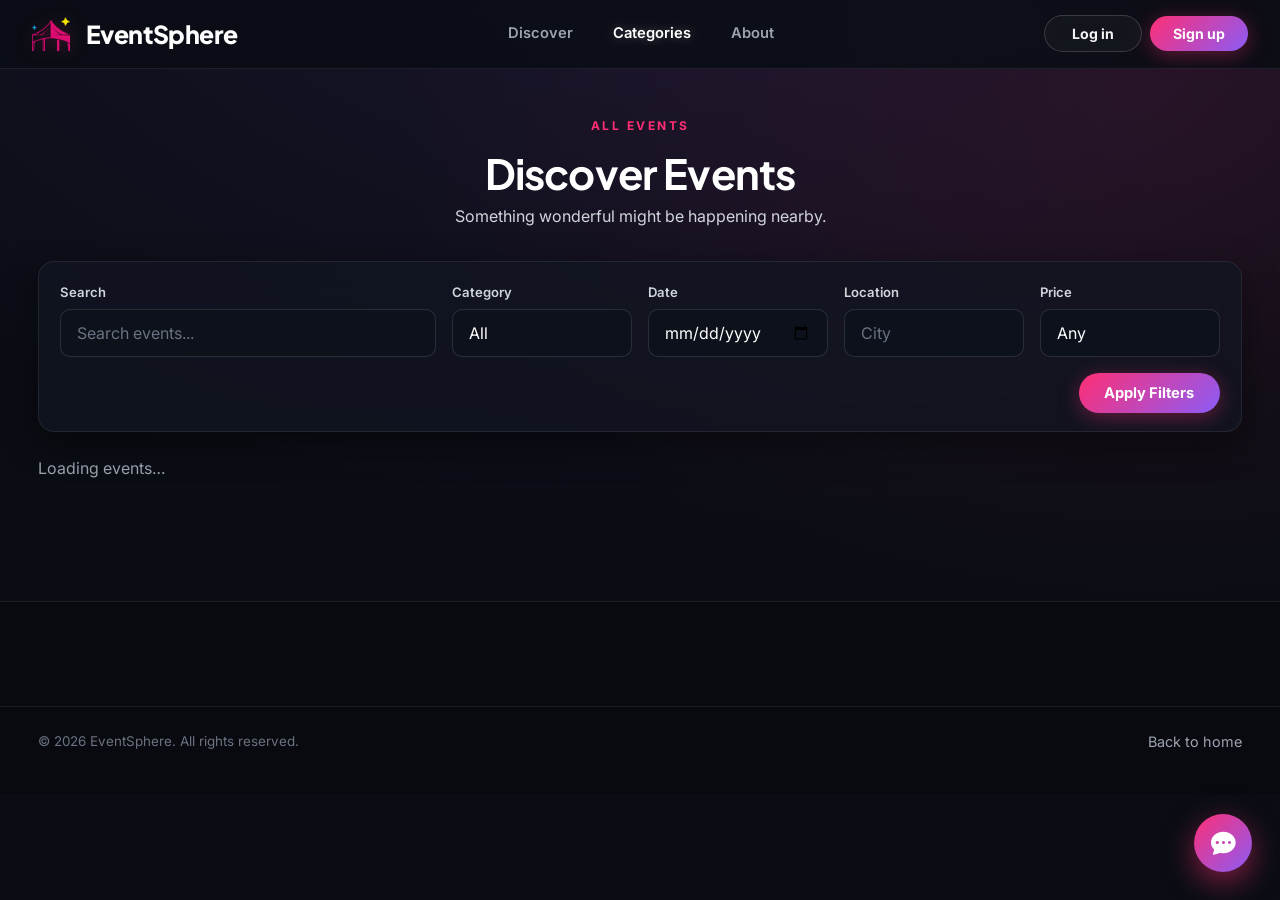
<file: pages/event-details.html>
<!DOCTYPE html>
<html lang="en">
<head>
<meta charset="UTF-8">
<meta name="viewport" content="width=device-width, initial-scale=1.0">
<title>Event Details — EventSphere</title>
<link rel="icon" type="image/png" href="../assets/images/logo.png">
<link rel="shortcut icon" href="../favicon.ico">
<link rel="apple-touch-icon" href="../apple-touch-icon.png">
<link href="https://fonts.googleapis.com/css2?family=Cormorant+Garamond:wght@500;600;700&family=Inter:wght@400;500;600;700&display=swap" rel="stylesheet">
<link href="https://cdn.jsdelivr.net/npm/bootstrap@5.3.3/dist/css/bootstrap.min.css" rel="stylesheet">
<link href="https://cdn.jsdelivr.net/npm/bootstrap-icons@1.11.3/font/bootstrap-icons.css" rel="stylesheet">
<link rel="stylesheet" href="../css/style.css">
<link rel="stylesheet" href="../css/components.css">
<link rel="stylesheet" href="../css/responsive.css">
</head>
<body data-page="events">

<nav class="es-navbar">
  <div class="container-narrow d-flex align-items-center justify-content-between">
    <a href="../index.html" class="brand text-decoration-none d-flex align-items-center"><img src="../assets/images/logo.png" alt="EventSphere Logo" class="brand-logo me-2">EventSphere</a>
    <button class="navbar-toggler d-lg-none border-0" type="button" data-bs-toggle="collapse" data-bs-target="#navLinks"><i class="bi bi-list fs-3"></i></button>
    <div class="collapse navbar-collapse d-lg-flex justify-content-lg-center" id="navLinks">
      <ul class="navbar-nav gap-lg-2 mt-3 mt-lg-0">
        <li class="nav-item"><a class="nav-link" data-nav="home" href="../index.html">Discover</a></li>
        <li class="nav-item"><a class="nav-link" data-nav="events" href="events.html">Categories</a></li>
        <li class="nav-item"><a class="nav-link" data-nav="bookings" href="my-bookings.html">My Bookings</a></li>
        <li class="nav-item"><a class="nav-link" data-nav="about" href="about.html">About</a></li>
      </ul>
    </div>
    <div class="d-flex align-items-center gap-2"><div id="navAuthSlot" class="d-flex align-items-center gap-2"></div></div>
  </div>
</nav>

<div class="ratio ratio-21x9 position-relative overflow-hidden" id="heroImgWrapper" style="max-height:420px; background: rgba(255,255,255,0.03);">
  <div id="heroSkeleton" class="es-skeleton position-absolute w-100 h-100 top-0 start-0"></div>
  <img id="heroImg" src="" alt="" style="object-fit:cover; display:none;">
</div>

<section class="section-sm">
  <div class="container-narrow">
    <div class="row g-5">
      <div class="col-lg-7" id="eventMainCol">
        <!-- Skeleton placeholder -->
        <div id="detailsSkeleton">
          <div class="es-skeleton skeleton-badge mb-3"></div>
          <div class="es-skeleton skeleton-title mb-3" style="width:85%; height:40px;"></div>
          <div class="d-flex flex-wrap gap-3 mb-4">
            <div class="es-skeleton" style="width:120px; height:18px;"></div>
            <div class="es-skeleton" style="width:100px; height:18px;"></div>
            <div class="es-skeleton" style="width:140px; height:18px;"></div>
          </div>
          <div class="es-skeleton mb-2" style="width:40%; height:24px;"></div>
          <div class="es-skeleton skeleton-text" style="width:100%;"></div>
          <div class="es-skeleton skeleton-text" style="width:95%;"></div>
          <div class="es-skeleton skeleton-text" style="width:80%;"></div>
        </div>

        <!-- Real content (hidden until populated) -->
        <div id="detailsContent" style="display:none;">
          <span class="pill-badge pill-blush mb-3" id="evCategory">Category</span>
          <h1 id="evTitle" style="font-size:2.4rem;"></h1>
          <div class="d-flex flex-wrap gap-4 mb-4 text-muted-soft" style="font-size:0.92rem;">
            <span><i class="bi bi-calendar3"></i> <span id="evDate"></span></span>
            <span><i class="bi bi-clock"></i> <span id="evTime"></span></span>
            <span><i class="bi bi-geo-alt"></i> <span id="evVenue"></span></span>
            <span><i class="bi bi-person"></i> Organized by <span id="evOrganizer">—</span></span>
          </div>
          <h3 class="mb-3">About this event</h3>
          <p id="evDescription" style="line-height:1.75; color: #D1D5DB; white-space:pre-line;"></p>
        </div>
      </div>

      <div class="col-lg-5">
        <div class="summary-card">
          <h3 class="mb-3">Ticket Types</h3>
          <div id="ticketTypesWrap" class="d-flex flex-column gap-3">
            <div class="es-skeleton p-4 rounded-3" style="height:90px;"></div>
            <div class="es-skeleton p-4 rounded-3" style="height:90px;"></div>
          </div>
          <button class="btn btn-primary btn-lg w-100 mt-4" id="bookBtn">Book Tickets</button>
          <p class="text-center text-muted-soft mt-2 mb-0" style="font-size:0.78rem;">Secure checkout · Instant digital ticket</p>
        </div>
      </div>
    </div>
  </div>
</section>

<footer class="es-footer">
  <div class="container-narrow footer-bottom d-flex justify-content-between flex-wrap gap-2">
    <span>© 2026 EventSphere. All rights reserved.</span>
    <a href="events.html">Back to Discover</a>
  </div>
</footer>

<script src="https://cdn.jsdelivr.net/npm/bootstrap@5.3.3/dist/js/bootstrap.bundle.min.js"></script>
<script src="../js/env.js"></script>
<script src="../js/api/config.js"></script>
<script src="../js/api/auth.js"></script>
<script src="../js/api/events.js"></script>
<script src="../js/api/bookings.js"></script>
<script src="../js/utils/md5.js"></script>
<script src="../js/api/payments.js"></script>
<script src="../js/api/organizer.js"></script>
<script src="../js/utils/icons.js"></script>
<script src="../js/utils/toast.js"></script>
<!-- <script src="../js/utils/mock-data.js"></script> -->
<script src="../js/utils/nav.js"></script>
<script src="../js/utils/ai-widget.js"></script>
<script>
const brandSp = document.getElementById('brandSparkle');
if (brandSp) brandSp.innerHTML = EsIcons.sparkle;

const params = new URLSearchParams(window.location.search);
const eventId = params.get('id');
const selectedTickets = {}; // ticketTypeId -> {qty, price, name}
let currentEventData = null;

function getCategoryPillClass(catName = '') {
  const name = String(catName).toLowerCase();
  if (name.includes('music') || name.includes('concert') || name.includes('art')) return 'pill-blush';
  if (name.includes('tech') || name.includes('innovation') || name.includes('digital') || name.includes('code') || name.includes('software')) return 'pill-blue';
  if (name.includes('sport') || name.includes('fitness') || name.includes('health') || name.includes('outdoor')) return 'pill-sage';
  if (name.includes('food') || name.includes('drink') || name.includes('dining')) return 'pill-beige';
  if (name.includes('business') || name.includes('workshop') || name.includes('edu')) return 'pill-lavender';
  return 'pill-lavender';
}

function ticketTypeCard(tt) {
  const availableQty = tt.availableQuantity ?? tt.available ?? 0;
  const currentQty = selectedTickets[tt.id]?.qty || 0;
  return `
  <div class="ticket-type-card ${currentQty > 0 ? 'selected' : ''}" data-tt="${tt.id}">
    <div class="d-flex justify-content-between align-items-start">
      <div>
        <div class="tt-name">${tt.name}</div>
        <div class="tt-price">LKR ${tt.price ? tt.price.toLocaleString() : '0'}</div>
        <div class="avail-status text-muted-soft" style="font-size:0.8rem;">
          Available: <span class="avail-num fw-bold text-white">${availableQty}</span>
        </div>
      </div>
      <div class="qty-stepper">
        <button type="button" class="qty-minus" ${currentQty <= 0 ? 'disabled' : ''}>−</button>
        <span class="qty-val">${currentQty}</span>
        <button type="button" class="qty-plus" ${availableQty <= currentQty ? 'disabled' : ''}>+</button>
      </div>
    </div>
  </div>`;
}

function updateBookingSummary() {
  let totalQty = 0;
  let totalPrice = 0;
  Object.values(selectedTickets).forEach(t => {
    if (t.qty > 0) {
      totalQty += t.qty;
      totalPrice += t.qty * t.price;
    }
  });

  const bookBtn = document.getElementById('bookBtn');
  if (totalQty > 0) {
    bookBtn.innerHTML = `Book ${totalQty} ${totalQty === 1 ? 'Ticket' : 'Tickets'} • LKR ${totalPrice.toLocaleString()}`;
  } else {
    bookBtn.innerHTML = `Book Tickets`;
  }
}

function wireTicketCards(types) {
  document.querySelectorAll('.ticket-type-card').forEach(card => {
    const id = card.getAttribute('data-tt');
    const tt = types.find(t => String(t.id) === id);
    if (!tt) return;

    const availableQty = tt.availableQuantity ?? tt.available ?? 0;
    const valEl = card.querySelector('.qty-val');
    const availStatusEl = card.querySelector('.avail-status');
    const minusBtn = card.querySelector('.qty-minus');
    const plusBtn = card.querySelector('.qty-plus');

    function updateCardUI(qty) {
      valEl.textContent = qty;
      const remaining = availableQty - qty;

      if (qty === 0) {
        availStatusEl.innerHTML = `Available: <span class="avail-num fw-bold text-white">${availableQty}</span>`;
        minusBtn.disabled = true;
        plusBtn.disabled = availableQty <= 0;
      } else if (remaining > 0) {
        availStatusEl.innerHTML = `Available: <span class="avail-num fw-bold text-white">${remaining}</span> <span class="badge ms-1" style="background:rgba(16, 185, 129, 0.2); color:#10B981; font-size:0.74rem;">${qty} selected</span>`;
        minusBtn.disabled = false;
        plusBtn.disabled = false;
      } else {
        availStatusEl.innerHTML = `<span class="text-warning small"><i class="bi bi-exclamation-circle me-1"></i>0 left <span class="badge bg-warning text-dark ms-1" style="font-size:0.72rem;">Max selected</span></span>`;
        minusBtn.disabled = false;
        plusBtn.disabled = true;
      }

      card.classList.toggle('selected', qty > 0);
      updateBookingSummary();
    }

    plusBtn.addEventListener('click', () => {
      const currentQty = selectedTickets[id]?.qty || 0;
      if (currentQty >= availableQty) return;
      const qty = currentQty + 1;
      selectedTickets[id] = { qty, price: tt.price, name: tt.name };
      updateCardUI(qty);
    });

    minusBtn.addEventListener('click', () => {
      const currentQty = selectedTickets[id]?.qty || 0;
      if (currentQty <= 0) return;
      const qty = currentQty - 1;
      selectedTickets[id] = { qty, price: tt.price, name: tt.name };
      updateCardUI(qty);
    });
  });
}

function renderEventUI(ev) {
  if (!ev) return;
  currentEventData = ev;

  document.title = `${ev.title || 'Event Details'} — EventSphere`;

  // Format start datetime into Date and Time strings
  let dateText = 'TBA';
  let timeText = 'TBA';
  if (ev.startDatetime) {
    const d = new Date(ev.startDatetime);
    dateText = d.toLocaleDateString('en-US', { month: 'short', day: 'numeric', year: 'numeric' });
    timeText = d.toLocaleTimeString('en-US', { hour: '2-digit', minute: '2-digit' });
  }

  // Hero image
  const heroImg = document.getElementById('heroImg');
  const heroSkel = document.getElementById('heroSkeleton');
  const banner = ev.bannerUrl || ev.imageUrl || 'https://images.unsplash.com/photo-1540575467063-178a50c2df87?w=1200&q=80';
  
  heroImg.decoding = 'async';
  heroImg.src = banner;
  heroImg.onload = () => {
    heroImg.style.display = 'block';
    if (heroSkel) heroSkel.style.display = 'none';
  };
  heroImg.onerror = () => {
    heroImg.src = 'https://images.unsplash.com/photo-1540575467063-178a50c2df87?w=1200&q=80';
    heroImg.style.display = 'block';
    if (heroSkel) heroSkel.style.display = 'none';
  };
  if (heroImg.complete) {
    heroImg.style.display = 'block';
    if (heroSkel) heroSkel.style.display = 'none';
  }

  // Category badge with dynamic color
  const catEl = document.getElementById('evCategory');
  const catName = ev.categoryName || 'Event';
  catEl.textContent = catName;
  catEl.className = `pill-badge ${getCategoryPillClass(catName)} mb-3`;

  // Details
  document.getElementById('evTitle').textContent = ev.title || 'Untitled Event';
  document.getElementById('evDate').textContent = dateText;
  document.getElementById('evTime').textContent = timeText;
  document.getElementById('evVenue').textContent = ev.venueName || 'TBA';
  document.getElementById('evOrganizer').textContent = ev.organizerName || 'Organizer';
  document.getElementById('evDescription').textContent = ev.description || 'No description provided.';

  // Hide skeleton, show content
  const skel = document.getElementById('detailsSkeleton');
  const content = document.getElementById('detailsContent');
  if (skel) skel.style.display = 'none';
  if (content) content.style.display = 'block';

  // Render tickets
  const ticketTypes = ev.ticketTypes || [];
  const wrap = document.getElementById('ticketTypesWrap');
  if (ticketTypes.length) {
    wrap.innerHTML = ticketTypes.map(ticketTypeCard).join('');
    wireTicketCards(ticketTypes);
    updateBookingSummary();
  } else {
    wrap.innerHTML = '<p class="text-muted-soft mb-0">No tickets currently available for this event.</p>';
  }
}

// Restore ticket selections if user navigated back from booking
function restoreSelectedTickets() {
  try {
    const raw = sessionStorage.getItem('es_pending_booking');
    if (raw) {
      const pending = JSON.parse(raw);
      if (pending && String(pending.eventId) === String(eventId) && Array.isArray(pending.items)) {
        pending.items.forEach(i => {
          selectedTickets[i.ticketTypeId] = { qty: i.quantity, price: i.price, name: i.name };
        });
      }
    }
  } catch (e) {}
}

document.getElementById('bookBtn').addEventListener('click', () => {
  const items = Object.entries(selectedTickets).filter(([, v]) => v.qty > 0);
  if (!items.length) { esToast('Select at least one ticket to continue', 'error'); return; }
  const payload = { eventId, items: items.map(([id, v]) => ({ ticketTypeId: id, quantity: v.qty, price: v.price, name: v.name })) };
  sessionStorage.setItem('es_pending_booking', JSON.stringify(payload));
  const returnTo = 'booking.html?eventId=' + eventId;
  if (!EsAuthStore.isLoggedIn()) {
    esToast('Please log in to book tickets', 'error');
    setTimeout(() => window.location.href = 'login.html?redirect=' + encodeURIComponent(returnTo), 900);
    return;
  }
  window.location.href = returnTo;
});

async function loadEvent() {
  if (!eventId) {
    window.location.href = 'events.html';
    return;
  }

  restoreSelectedTickets();

  // STEP 1: INSTANT SYNCHRONOUS HYDRATION (0ms from cache)
  const cachedEv = window.EsCache?.getEvent(eventId);
  if (cachedEv) {
    renderEventUI(cachedEv);
  }

  // STEP 2: SILENT REVALIDATION IN BACKGROUND OR FOREGROUND FETCH IF UNCACHED
  try {
    const ev = await EventsAPI.getById(eventId, {
      onRevalidate: (freshEv) => {
        // Quietly update with latest availability if data refreshed
        renderEventUI(freshEv);
      }
    });

    if (!cachedEv && ev) {
      renderEventUI(ev);
    }
  } catch (e) {
    console.error('Error loading event:', e);
    if (!cachedEv) {
      esToast('Could not load event details', 'error');
      const skel = document.getElementById('detailsSkeleton');
      if (skel) skel.style.display = 'none';
      const content = document.getElementById('detailsContent');
      if (content) content.style.display = 'block';
      document.getElementById('evTitle').textContent = 'Event Not Found';
      document.getElementById('evDescription').textContent = 'The event you requested could not be retrieved from the server.';
    }
  }
}

loadEvent();
</script>
</body>
</html>
</file>
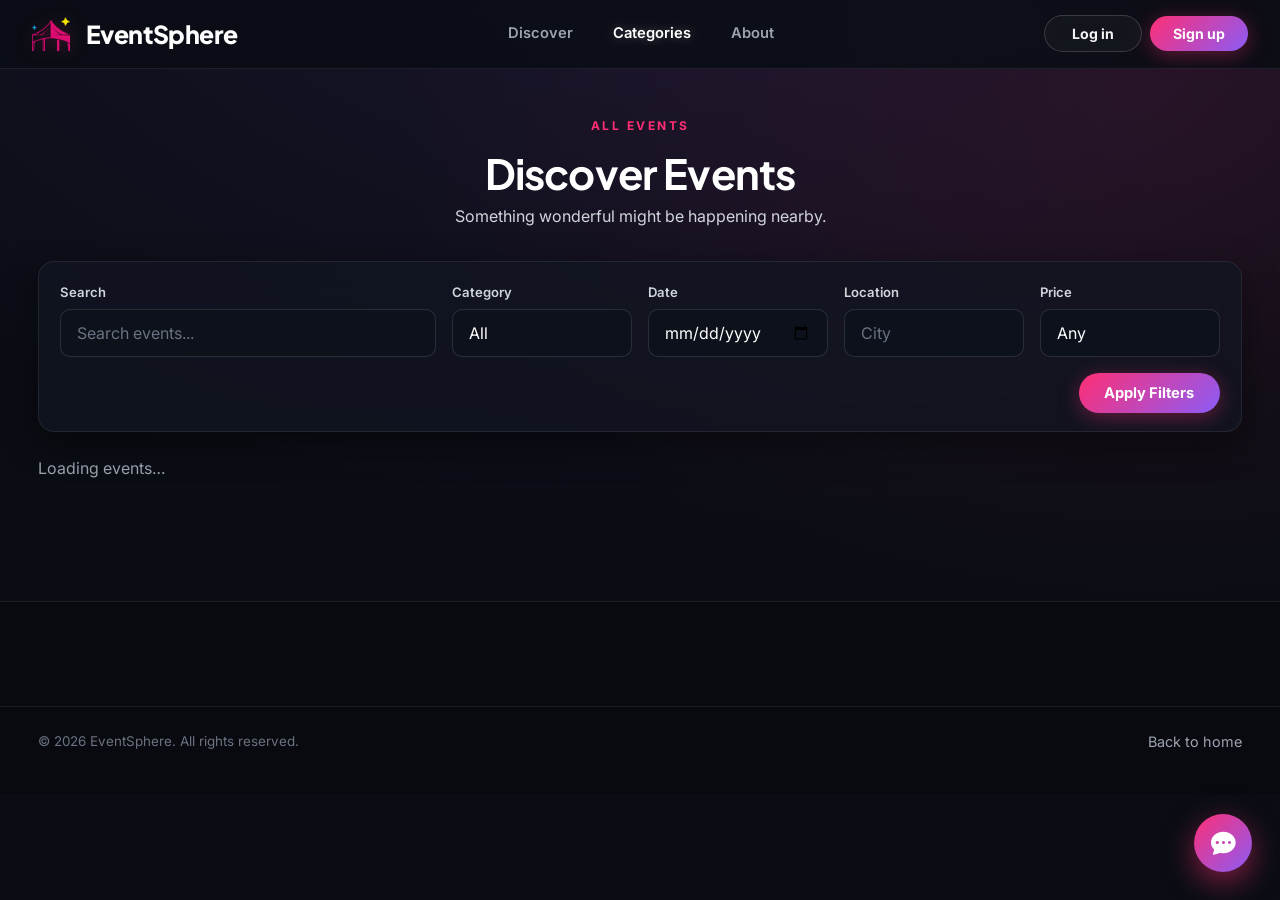
<file: pages/events.html>
<!DOCTYPE html>
<html lang="en">
<head>
<meta charset="UTF-8">
<meta name="viewport" content="width=device-width, initial-scale=1.0">
<title>Discover Events — EventSphere</title>
<link rel="icon" type="image/png" href="../assets/images/logo.png">
<link rel="shortcut icon" href="../favicon.ico">
<link rel="apple-touch-icon" href="../apple-touch-icon.png">
<link href="https://fonts.googleapis.com/css2?family=Cormorant+Garamond:wght@500;600;700&family=Inter:wght@400;500;600;700&display=swap" rel="stylesheet">
<link href="https://cdn.jsdelivr.net/npm/bootstrap@5.3.3/dist/css/bootstrap.min.css" rel="stylesheet">
<link href="https://cdn.jsdelivr.net/npm/bootstrap-icons@1.11.3/font/bootstrap-icons.css" rel="stylesheet">
<link rel="stylesheet" href="../css/style.css">
<link rel="stylesheet" href="../css/components.css">
<link rel="stylesheet" href="../css/responsive.css">
</head>
<body data-page="events">

<nav class="es-navbar">
  <div class="container-narrow d-flex align-items-center justify-content-between">
    <a href="../index.html" class="brand text-decoration-none d-flex align-items-center"><img src="../assets/images/logo.png" alt="EventSphere Logo" class="brand-logo me-2">EventSphere</a>
    <button class="navbar-toggler d-lg-none border-0" type="button" data-bs-toggle="collapse" data-bs-target="#navLinks"><i class="bi bi-list fs-3"></i></button>
    <div class="collapse navbar-collapse d-lg-flex justify-content-lg-center" id="navLinks">
      <ul class="navbar-nav gap-lg-2 mt-3 mt-lg-0">
        <li class="nav-item"><a class="nav-link" data-nav="home" href="../index.html">Discover</a></li>
        <li class="nav-item"><a class="nav-link active" data-nav="events" href="events.html">Categories</a></li>
        <li class="nav-item"><a class="nav-link" data-nav="bookings" href="my-bookings.html">My Bookings</a></li>
        <li class="nav-item"><a class="nav-link" data-nav="about" href="about.html">About</a></li>
      </ul>
    </div>
    <div class="d-flex align-items-center gap-2">
      <div id="navAuthSlot" class="d-flex align-items-center gap-2"></div>
    </div>
  </div>
</nav>

<header class="section-sm pb-0">
  <div class="container-narrow text-center">
    <p class="eyebrow">All events</p>
    <h1 style="font-size:2.6rem;">Discover Events</h1>
    <p class="sub mx-auto">Something wonderful might be happening nearby.</p>
  </div>
</header>

<section class="section-sm pt-3">
  <div class="container-narrow">
    <div class="filter-bar mb-4">
      <div class="row g-3 align-items-end">
        <div class="col-md-4">
          <label class="form-label">Search</label>
          <input type="text" class="form-control" id="fKeyword" placeholder="Search events...">
        </div>
        <div class="col-6 col-md-2">
          <label class="form-label">Category</label>
          <select class="form-select" id="fCategory"><option value="">All</option></select>
        </div>
        <div class="col-6 col-md-2">
          <label class="form-label">Date</label>
          <input type="date" class="form-control" id="fDate">
        </div>
        <div class="col-6 col-md-2">
          <label class="form-label">Location</label>
          <input type="text" class="form-control" id="fLocation" placeholder="City">
        </div>
        <div class="col-6 col-md-2">
          <label class="form-label">Price</label>
          <select class="form-select" id="fPrice">
            <option value="">Any</option>
            <option value="free">Free</option>
            <option value="paid">Paid</option>
          </select>
        </div>
      </div>
      <div class="d-flex justify-content-end mt-3">
        <button class="btn btn-primary" id="applyFilters">Apply Filters</button>
      </div>
    </div>

    <div class="d-flex justify-content-between align-items-center mb-3">
      <span class="text-muted-soft" id="resultCount">Loading events…</span>
    </div>

    <div class="row g-4" id="eventsGrid"></div>
    <div class="es-pagination" id="pagination"></div>
  </div>
</section>

<footer class="es-footer">
  <div class="container-narrow footer-bottom d-flex justify-content-between flex-wrap gap-2">
    <span>© 2026 EventSphere. All rights reserved.</span>
    <a href="../index.html">Back to home</a>
  </div>
</footer>

<script src="https://cdn.jsdelivr.net/npm/bootstrap@5.3.3/dist/js/bootstrap.bundle.min.js"></script>
<script src="../js/env.js"></script>
<script src="../js/api/config.js"></script>
<script src="../js/api/auth.js"></script>
<script src="../js/api/events.js"></script>
<script src="../js/api/bookings.js"></script>
<script src="../js/utils/md5.js"></script>
<script src="../js/api/payments.js"></script>
<script src="../js/api/organizer.js"></script>
<script src="../js/utils/icons.js"></script>
<script src="../js/utils/toast.js"></script>
<!-- <script src="../js/utils/mock-data.js"></script> -->
<script src="../js/utils/nav.js"></script>
<script src="../js/utils/ai-widget.js"></script>
<script>
const brandSp = document.getElementById('brandSparkle');
if (brandSp) brandSp.innerHTML = EsIcons.sparkle;

const params = new URLSearchParams(window.location.search);
let currentPage = 0;

function availabilityLabel(totalAvailable) {
  return totalAvailable > 0 && totalAvailable <= 10
    ? `<span class="availability-dot low">Few tickets left</span>`
    : `<span class="availability-dot">Tickets available</span>`;
}

function getCategoryPillClass(catName = '') {
  const name = String(catName).toLowerCase();
  if (name.includes('music') || name.includes('concert') || name.includes('art')) return 'pill-blush';
  if (name.includes('tech') || name.includes('innovation') || name.includes('digital') || name.includes('code') || name.includes('software')) return 'pill-blue';
  if (name.includes('sport') || name.includes('fitness') || name.includes('health') || name.includes('outdoor')) return 'pill-sage';
  if (name.includes('food') || name.includes('drink') || name.includes('dining')) return 'pill-beige';
  if (name.includes('business') || name.includes('workshop') || name.includes('edu')) return 'pill-lavender';
  return 'pill-lavender';
}

function eventCard(ev) {
  const title = ev.title || 'Untitled Event';
  const categoryName = ev.categoryName || 'General';
  const venueName = ev.venueName || 'TBA';
  const bannerUrl = ev.bannerUrl || `https://placehold.co/500x300/F7D6DE/9B4A63?text=${encodeURIComponent(title)}`;
  const pillCls = getCategoryPillClass(categoryName);

  let dateText = 'Date TBA', timeText = '';
  if (ev.startDatetime) {
    const d = new Date(ev.startDatetime);
    dateText = d.toLocaleDateString('en-US', { month: 'short', day: 'numeric', year: 'numeric' });
    timeText = d.toLocaleTimeString('en-US', { hour: '2-digit', minute: '2-digit' });
  }

  // Real availability/price come from summing ticketTypes — there is no
  // flat ev.price or ev.availability field on the actual DTO.
  const prices = (ev.ticketTypes || []).map(t => Number(t.price));
  const priceText = prices.length === 0 ? 'Tickets TBA'
    : (Math.min(...prices) === 0 ? 'Free' : `From LKR ${Math.min(...prices).toLocaleString()}`);
  const totalAvailable = (ev.ticketTypes || []).reduce((s, t) => s + (t.availableQuantity || 0), 0);

  return `
  <div class="col-md-6 col-lg-4">
    <div class="event-card h-100">
      <div class="img-wrap">
        <span class="pill-badge ${pillCls}">${categoryName}</span>
        <img src="${bannerUrl}" alt="${title}" loading="lazy" decoding="async">
      </div>
      <div class="body">
        <div class="title fw-bold mb-2 text-truncate" title="${title}">${title}</div>
        <div class="meta small mb-1"><i class="bi bi-calendar3 me-1"></i> <span>${dateText}${timeText ? `, ${timeText}` : ''}</span></div>
        <div class="meta small mb-3 text-truncate"><i class="bi bi-geo-alt me-1"></i> <span>${venueName}</span></div>
        <div class="price-row">
          <div><div class="price">${priceText}</div>${availabilityLabel(totalAvailable)}</div>
          <a href="event-details.html?id=${ev.id}" class="btn btn-quiet btn-sm">View Event</a>
        </div>
      </div>
    </div>
  </div>`;
}

function emptyState() {
  return `<div class="col-12 state-block">
    <span class="sparkle d-inline-block">${EsIcons.sparkle}</span>
    <h3>No events found</h3>
    <p>Try a different keyword or clear your filters.</p>
  </div>`;
}

async function loadCategories() {
  const sel = document.getElementById('fCategory');
  try {
    const cats = await CategoriesAPI.getAll();
    const list = Array.isArray(cats) ? cats : (cats?.content || []);
    // Preserve default "All" option and avoid duplicate population
    sel.innerHTML = '<option value="">All Categories</option>';
    list.forEach(c => {
      const opt = document.createElement('option');
      opt.value = c.id; opt.textContent = c.name;
      sel.appendChild(opt);
    });
  } catch (e) {
    esToast('Could not load categories.', 'error');
  }
  if (params.get('categoryId')) sel.value = params.get('categoryId');
}

function filterEventsList(list, { dateFilter, locationFilter, priceFilter }) {
  if (!Array.isArray(list)) return [];
  return list.filter(ev => {
    if (dateFilter && ev.startDatetime) {
      const evDate = ev.startDatetime.substring(0, 10);
      if (evDate !== dateFilter) return false;
    }
    if (locationFilter) {
      const term = locationFilter.toLowerCase();
      const vName = (ev.venueName || '').toLowerCase();
      if (!vName.includes(term)) return false;
    }
    if (priceFilter) {
      const prices = (ev.ticketTypes || []).map(t => Number(t.price));
      const minPrice = prices.length ? Math.min(...prices) : 0;
      if (priceFilter === 'free' && minPrice > 0) return false;
      if (priceFilter === 'paid' && minPrice === 0 && prices.every(p => p === 0)) return false;
    }
    return true;
  });
}

function renderPagination(totalElements, pageSize, activePage) {
  const pag = document.getElementById('pagination');
  if (!pag) return;
  const totalPages = Math.ceil(totalElements / pageSize);
  if (totalPages <= 1) {
    pag.innerHTML = '';
    return;
  }

  let html = '';
  if (activePage > 0) {
    html += `<button class="btn btn-quiet btn-sm me-1" onclick="loadEvents(${activePage - 1})"><i class="bi bi-chevron-left"></i> Prev</button>`;
  }
  for (let i = 0; i < totalPages; i++) {
    html += `<button class="btn ${i === activePage ? 'btn-primary' : 'btn-quiet'} btn-sm me-1" onclick="loadEvents(${i})">${i + 1}</button>`;
  }
  if (activePage < totalPages - 1) {
    html += `<button class="btn btn-quiet btn-sm" onclick="loadEvents(${activePage + 1})">Next <i class="bi bi-chevron-right"></i></button>`;
  }
  pag.innerHTML = html;
}

function renderEventsGrid(list, total, page = 0) {
  const grid = document.getElementById('eventsGrid');
  document.getElementById('resultCount').textContent = `${total} event${total === 1 ? '' : 's'} found`;
  grid.innerHTML = list.length ? list.map(eventCard).join('') : emptyState();
  renderPagination(total, 9, page);
  if (window.EsCache && list.length) {
    window.EsCache.seedEvents(list);
  }
}

async function loadEvents(page = 0) {
  currentPage = page;
  const grid = document.getElementById('eventsGrid');
  const keyword = document.getElementById('fKeyword').value.trim();
  const categoryId = document.getElementById('fCategory').value;
  const dateFilter = document.getElementById('fDate').value;
  const locationFilter = document.getElementById('fLocation').value.trim();
  const priceFilter = document.getElementById('fPrice').value;

  const compositeKey = `comp_${keyword}_${categoryId}_${dateFilter}_${locationFilter}_${priceFilter}_${page}_9`;
  const baseKey = `${keyword}_${categoryId}_${page}_9`;

  // STEP 1: Check instant composite or base cache
  let renderedFromCache = false;
  const cachedComposite = window.EsCache?.getSearch(compositeKey);
  if (cachedComposite) {
    const list = Array.isArray(cachedComposite) ? cachedComposite : (cachedComposite?.content || []);
    const total = cachedComposite?.totalElements ?? list.length;
    renderEventsGrid(list, total, page);
    renderedFromCache = true;
  } else {
    const cachedBase = window.EsCache?.getSearch(baseKey);
    if (cachedBase) {
      const baseList = Array.isArray(cachedBase) ? cachedBase : (cachedBase?.content || []);
      const filtered = filterEventsList(baseList, { dateFilter, locationFilter, priceFilter });
      renderEventsGrid(filtered, filtered.length, page);
      renderedFromCache = true;
    }
  }

  if (!renderedFromCache) {
    grid.innerHTML = Array(6).fill('<div class="col-md-6 col-lg-4"><div class="skeleton" style="height:320px;"></div></div>').join('');
    document.getElementById('resultCount').textContent = 'Loading events…';
  }

  // STEP 2: Fetch and filter with SWR background revalidation
  try {
    const handleData = (data) => {
      const rawList = Array.isArray(data) ? data : (data?.content || []);
      const filteredList = filterEventsList(rawList, { dateFilter, locationFilter, priceFilter });
      const total = (dateFilter || locationFilter || priceFilter) ? filteredList.length : (data?.totalElements ?? rawList.length);

      if (window.EsCache) {
        window.EsCache.setSearch(compositeKey, { content: filteredList, totalElements: total }, 180);
      }
      renderEventsGrid(filteredList, total, page);
    };

    const res = await EventsAPI.searchPublished({
      keyword,
      categoryId,
      page,
      size: 9,
      onRevalidate: handleData
    });
    handleData(res);
  } catch (e) {
    if (!renderedFromCache) {
      document.getElementById('resultCount').textContent = '0 events found';
      grid.innerHTML = `<div class="col-12 state-block"><h3>Could not load events</h3><p>${e.message || 'Is the backend running?'}</p></div>`;
    }
  }
}

document.getElementById('applyFilters').addEventListener('click', () => loadEvents(0));
['fCategory', 'fDate', 'fPrice'].forEach(id => {
  document.getElementById(id)?.addEventListener('change', () => loadEvents(0));
});
document.getElementById('fKeyword').value = params.get('keyword') || '';

loadCategories().then(() => loadEvents(0));
</script>

</body>
</html>
</file>
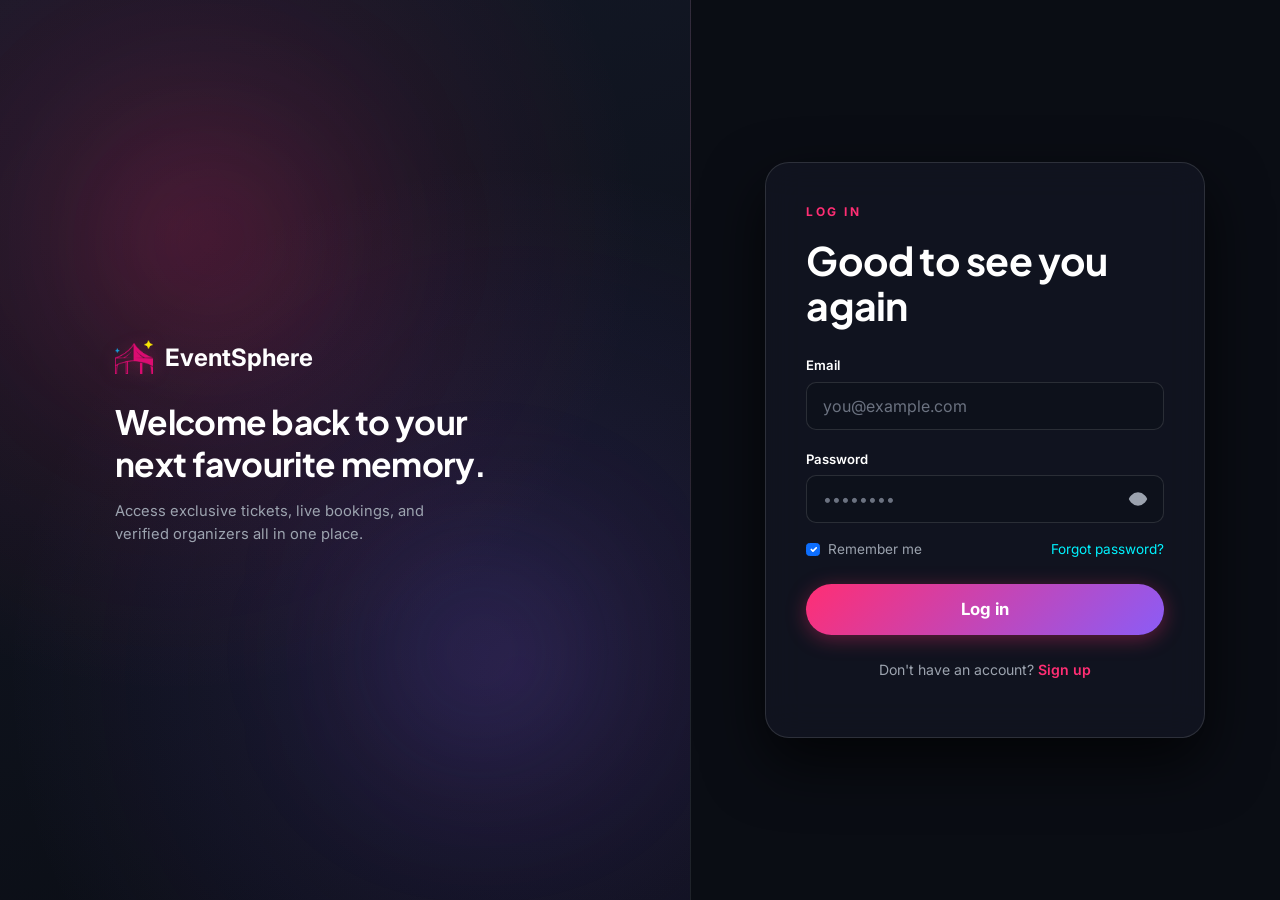
<file: pages/login.html>
<!DOCTYPE html>
<html lang="en">
<head>
<meta charset="UTF-8">
<meta name="viewport" content="width=device-width, initial-scale=1.0">
<title>Log in — EventSphere</title>
<link rel="icon" type="image/png" href="../assets/images/logo.png">
<link rel="shortcut icon" href="../favicon.ico">
<link rel="apple-touch-icon" href="../apple-touch-icon.png">
<link href="https://fonts.googleapis.com/css2?family=Cormorant+Garamond:wght@500;600;700&family=Inter:wght@400;500;600;700&display=swap" rel="stylesheet">
<link href="https://cdn.jsdelivr.net/npm/bootstrap@5.3.3/dist/css/bootstrap.min.css" rel="stylesheet">
<link href="https://cdn.jsdelivr.net/npm/bootstrap-icons@1.11.3/font/bootstrap-icons.css" rel="stylesheet">
<link rel="stylesheet" href="../css/style.css">
<link rel="stylesheet" href="../css/components.css">
<link rel="stylesheet" href="../css/responsive.css">
</head>
<body data-page="login">

<div class="auth-shell">
  <div class="auth-visual">
    <div class="hero-blob" style="width:340px; height:340px; background: radial-gradient(circle, rgba(255,46,116,0.22) 0%, transparent 70%); top:8%; left:6%;"></div>
    <div class="hero-blob" style="width:280px; height:280px; background: radial-gradient(circle, rgba(139,92,246,0.25) 0%, transparent 70%); bottom:12%; right:10%;"></div>
    <div class="auth-content">
      <a href="../index.html" class="brand mb-4 d-inline-flex align-items-center gap-2 text-decoration-none" style="color:#FFF;">
        <img src="../assets/images/logo.png" alt="EventSphere Logo" class="brand-logo me-1">
        <span class="fw-bold fs-4 text-white">EventSphere</span>
      </a>
      <h2 class="text-white fw-bold mb-3" style="max-width:380px; font-size: 2.1rem; line-height: 1.25;">Welcome back to your next favourite memory.</h2>
      <p class="text-muted-soft" style="max-width:340px; font-size: 0.92rem;">Access exclusive tickets, live bookings, and verified organizers all in one place.</p>
    </div>
  </div>
  <div class="auth-form-side">
    <div class="auth-card">
      <p class="eyebrow">Log in</p>
      <h2 class="mb-4 text-white">Good to see you again</h2>
      <form id="loginForm" class="d-flex flex-column gap-3" novalidate>
        <div>
          <label class="form-label text-white" for="loginEmail">Email</label>
          <input type="email" class="form-control" id="loginEmail" name="email" required placeholder="you@example.com">
          <div class="invalid-feedback"></div>
        </div>
        <div>
          <label class="form-label text-white" for="loginPassword">Password</label>
          <div class="password-toggle-group">
            <input type="password" class="form-control" id="loginPassword" name="password" required placeholder="••••••••">
            <button type="button" class="password-toggle-btn" aria-label="Show password" title="Show password"></button>
          </div>
          <div class="invalid-feedback"></div>
        </div>
        <div class="d-flex justify-content-between align-items-center" style="font-size:0.85rem;">
          <label class="d-flex align-items-center gap-2 text-muted-soft"><input type="checkbox" checked class="form-check-input mt-0"> Remember me</label>
          <a href="#" id="forgotPasswordBtn" class="text-decoration-none" style="color: var(--neon-cyan); cursor:pointer;">Forgot password?</a>
        </div>
        <button type="submit" class="btn btn-primary btn-lg mt-2">Log in</button>
      </form>
      <p class="text-center mt-4 text-muted-soft" style="font-size:0.88rem;">Don't have an account? <a href="register.html" id="registerLink" style="color: var(--neon-rose); font-weight:600;">Sign up</a></p>
    </div>
  </div>
</div>

<!-- ========================================== -->
<!-- FORGOT PASSWORD & RESET OTP MODAL -->
<!-- ========================================== -->
<div class="modal fade" id="forgotPasswordModal" tabindex="-1" aria-labelledby="forgotPasswordModalLabel" aria-hidden="true">
  <div class="modal-dialog modal-dialog-centered">
    <div class="modal-content modal-cyber">
      <div class="modal-header">
        <h5 class="modal-title text-white fw-bold" id="forgotPasswordModalLabel">
          <i class="bi bi-shield-lock me-2 text-warning"></i>Reset Your Password
        </h5>
        <button type="button" class="btn-close btn-close-white" data-bs-dismiss="modal" aria-label="Close"></button>
      </div>

      <div class="modal-body p-4">
        <!-- Step 1: Request OTP -->
        <div id="fpStep1">
          <p class="text-muted-soft small mb-3">
            Enter your registered email address and we'll send you a 6-digit verification code to reset your password.
          </p>
          <form id="fpRequestForm" novalidate>
            <div class="mb-3">
              <label class="form-label text-white small" for="fpEmail">Email Address</label>
              <input type="email" class="form-control" id="fpEmail" required placeholder="you@example.com">
              <div class="invalid-feedback"></div>
            </div>
            <button type="submit" class="btn btn-primary w-100 py-2 mt-2" id="fpSendOtpBtn">
              Send Reset Code
            </button>
          </form>
        </div>

        <!-- Step 2: Enter OTP & New Password -->
        <div id="fpStep2" style="display: none;">
          <div class="alert alert-info py-2 px-3 small mb-3 text-white border-0" style="background: rgba(13, 202, 240, 0.15);">
            <i class="bi bi-envelope-check me-2"></i> Code sent to <strong id="fpTargetEmailDisplay"></strong>
          </div>
          <form id="fpResetForm" novalidate>
            <div class="mb-3">
              <label class="form-label text-white small" for="fpOtp">6-Digit Code</label>
              <input type="text" maxlength="6" class="form-control otp-code-input" id="fpOtp" required placeholder="000000" autocomplete="one-time-code">
              <div class="invalid-feedback"></div>
            </div>
            <div class="mb-3">
              <label class="form-label text-white small" for="fpNewPassword">New Password</label>
              <div class="password-toggle-group">
                <input type="password" class="form-control" id="fpNewPassword" required placeholder="At least 6 characters" minlength="6">
                <button type="button" class="password-toggle-btn" aria-label="Show password" title="Show password"></button>
              </div>
              <div class="invalid-feedback"></div>
            </div>
            <div class="mb-4">
              <label class="form-label text-white small" for="fpConfirmPassword">Confirm New Password</label>
              <div class="password-toggle-group">
                <input type="password" class="form-control" id="fpConfirmPassword" required placeholder="Re-type new password" minlength="6">
                <button type="button" class="password-toggle-btn" aria-label="Show password" title="Show password"></button>
              </div>
              <div class="invalid-feedback"></div>
            </div>
            <div class="d-flex gap-2">
              <button type="button" class="btn btn-outline-secondary flex-shrink-0" id="fpBackBtn">Back</button>
              <button type="submit" class="btn btn-primary w-100" id="fpSubmitResetBtn">Reset Password</button>
            </div>
          </form>
        </div>
      </div>
    </div>
  </div>
</div>

<script src="https://cdn.jsdelivr.net/npm/bootstrap@5.3.3/dist/js/bootstrap.bundle.min.js"></script>
<script src="../js/env.js"></script>
<script src="../js/api/config.js"></script>
<script src="../js/api/auth.js"></script>
<script src="../js/utils/icons.js"></script>
<script src="../js/utils/toast.js"></script>
<script src="../js/utils/validation.js"></script>
<script src="../js/utils/otp-modal.js"></script>
<script>
const brandSp = document.getElementById('brandSparkle');
if (brandSp) brandSp.innerHTML = EsIcons.sparkle;
EsValidation.initPasswordToggles(document.getElementById('loginForm'));
EsValidation.attachLiveValidation(document.getElementById('loginForm'));

// Check for email prefill from query parameter
const urlParams = new URLSearchParams(window.location.search);
const prefillEmail = urlParams.get('email');
if (prefillEmail) {
  const emailInp = document.getElementById('loginEmail');
  if (emailInp) emailInp.value = decodeURIComponent(prefillEmail);
}

// -------------------------------------------------------------
// Login Form Submission
// -------------------------------------------------------------
document.getElementById('loginForm').addEventListener('submit', async (e) => {
  e.preventDefault();
  const form = e.target;
  EsValidation.clearFormErrors(form);

  const emailInput = form.querySelector('[name="email"]');
  const passwordInput = form.querySelector('[name="password"]');

  let isValid = true;
  if (!EsValidation.validateEmailField(emailInput)) isValid = false;
  if (!EsValidation.validatePasswordField(passwordInput, 'Password')) isValid = false;

  if (!isValid) {
    esToast('Please fix the errors in the form.', 'error');
    return;
  }

  const email = emailInput.value.trim();
  const password = passwordInput.value;
  const btn = form.querySelector('button[type="submit"]');
  if (btn) { btn.disabled = true; btn.textContent = 'Logging in...'; }

  try {
    const authData = await AuthAPI.login({ email, password });
    esToast('Welcome back!');
    const redirectUrl = urlParams.get('redirect');
    setTimeout(() => {
      if (redirectUrl) {
        window.location.href = decodeURIComponent(redirectUrl);
      } else {
        if (EsAuthStore.hasRole('ADMIN')) window.location.href = 'admin-dashboard.html';
        else if (EsAuthStore.hasRole('ORGANIZER')) window.location.href = 'organizer-dashboard.html';
        else window.location.href = '../index.html';
      }
    }, 500);
  } catch (err) {
    if (btn) { btn.disabled = false; btn.textContent = 'Log in'; }

    const msg = (err.message || '').toLowerCase();
    const isUnverified = err.status === 403 || 
                         msg.includes('not verified') || 
                         msg.includes('unverified') || 
                         msg.includes('verify your email') ||
                         msg.includes('email is not verified');

    if (isUnverified) {
      esToast('Your email is not verified yet. Please enter the code sent to your email.', 'error');
      EsOtpModal.open({
        email: email,
        title: 'Verify Your Email',
        message: "Your email address has not been verified yet. We've sent a 6-digit code to your inbox.",
        onSuccess: (data) => {
          esToast('Email verified successfully! Welcome back.');
          const redirectUrl = urlParams.get('redirect');
          setTimeout(() => {
            if (redirectUrl) {
              window.location.href = decodeURIComponent(redirectUrl);
            } else {
              if (EsAuthStore.hasRole('ADMIN')) window.location.href = 'admin-dashboard.html';
              else if (EsAuthStore.hasRole('ORGANIZER')) window.location.href = 'organizer-dashboard.html';
              else window.location.href = '../index.html';
            }
          }, 500);
        },
        onEditEmail: () => {
          if (emailInput) emailInput.focus();
        }
      });
      return;
    }

    esToast(err.message || 'Login failed. Check your email and password.', 'error');
  }
});

// -------------------------------------------------------------
// Forgot Password Flow
// -------------------------------------------------------------
const fpModalEl = document.getElementById('forgotPasswordModal');
const fpModal = new bootstrap.Modal(fpModalEl);
const fpStep1 = document.getElementById('fpStep1');
const fpStep2 = document.getElementById('fpStep2');
const fpEmailInput = document.getElementById('fpEmail');
const fpSendOtpBtn = document.getElementById('fpSendOtpBtn');
const fpSubmitResetBtn = document.getElementById('fpSubmitResetBtn');
let activeResetEmail = '';

// Init password toggles inside forgot password modal
EsValidation.initPasswordToggles(document.getElementById('fpResetForm'));

document.getElementById('forgotPasswordBtn').addEventListener('click', (e) => {
  e.preventDefault();
  // Pre-fill email from login form if already entered
  const loginEmailVal = document.getElementById('loginEmail')?.value?.trim();
  if (loginEmailVal) fpEmailInput.value = loginEmailVal;

  fpStep1.style.display = 'block';
  fpStep2.style.display = 'none';
  fpModal.show();
});

document.getElementById('fpBackBtn').addEventListener('click', () => {
  fpStep2.style.display = 'none';
  fpStep1.style.display = 'block';
});

// Step 1: Request Password Reset OTP
document.getElementById('fpRequestForm').addEventListener('submit', async (e) => {
  e.preventDefault();
  const email = fpEmailInput.value.trim();

  if (!email || !/\S+@\S+\.\S+/.test(email)) {
    esToast('Please enter a valid email address.', 'error');
    fpEmailInput.focus();
    return;
  }

  fpSendOtpBtn.disabled = true;
  fpSendOtpBtn.textContent = 'Sending code...';

  try {
    await AuthAPI.forgotPassword(email);
    activeResetEmail = email;
    document.getElementById('fpTargetEmailDisplay').textContent = email;
    esToast('Reset code sent to your email!');

    fpStep1.style.display = 'none';
    fpStep2.style.display = 'block';
    document.getElementById('fpOtp').focus();
  } catch (err) {
    esToast(err.message || 'Failed to send reset code. Please check your email.', 'error');
  } finally {
    fpSendOtpBtn.disabled = false;
    fpSendOtpBtn.textContent = 'Send Reset Code';
  }
});

// Step 2: Submit OTP and New Password
document.getElementById('fpResetForm').addEventListener('submit', async (e) => {
  e.preventDefault();
  const otp = document.getElementById('fpOtp').value.trim();
  const newPassword = document.getElementById('fpNewPassword').value;
  const confirmPassword = document.getElementById('fpConfirmPassword').value;

  if (!/^\d{6}$/.test(otp)) {
    esToast('Please enter the 6-digit code sent to your email.', 'error');
    document.getElementById('fpOtp').focus();
    return;
  }

  if (!newPassword || newPassword.length < 6) {
    esToast('New password must be at least 6 characters.', 'error');
    document.getElementById('fpNewPassword').focus();
    return;
  }

  if (newPassword !== confirmPassword) {
    esToast('Passwords do not match.', 'error');
    document.getElementById('fpConfirmPassword').focus();
    return;
  }

  fpSubmitResetBtn.disabled = true;
  fpSubmitResetBtn.textContent = 'Resetting password...';

  try {
    await AuthAPI.resetPassword({
      email: activeResetEmail,
      otp: otp,
      newPassword: newPassword
    });

    esToast('Password reset successfully! You can now log in.', 'success');
    fpModal.hide();

    // Auto fill and focus login password
    document.getElementById('loginEmail').value = activeResetEmail;
    document.getElementById('loginPassword').value = '';
    document.getElementById('loginPassword').focus();
  } catch (err) {
    esToast(err.message || 'Failed to reset password. Please check your code.', 'error');
  } finally {
    fpSubmitResetBtn.disabled = false;
    fpSubmitResetBtn.textContent = 'Reset Password';
  }
});
</script>

</body>
</html>
</file>
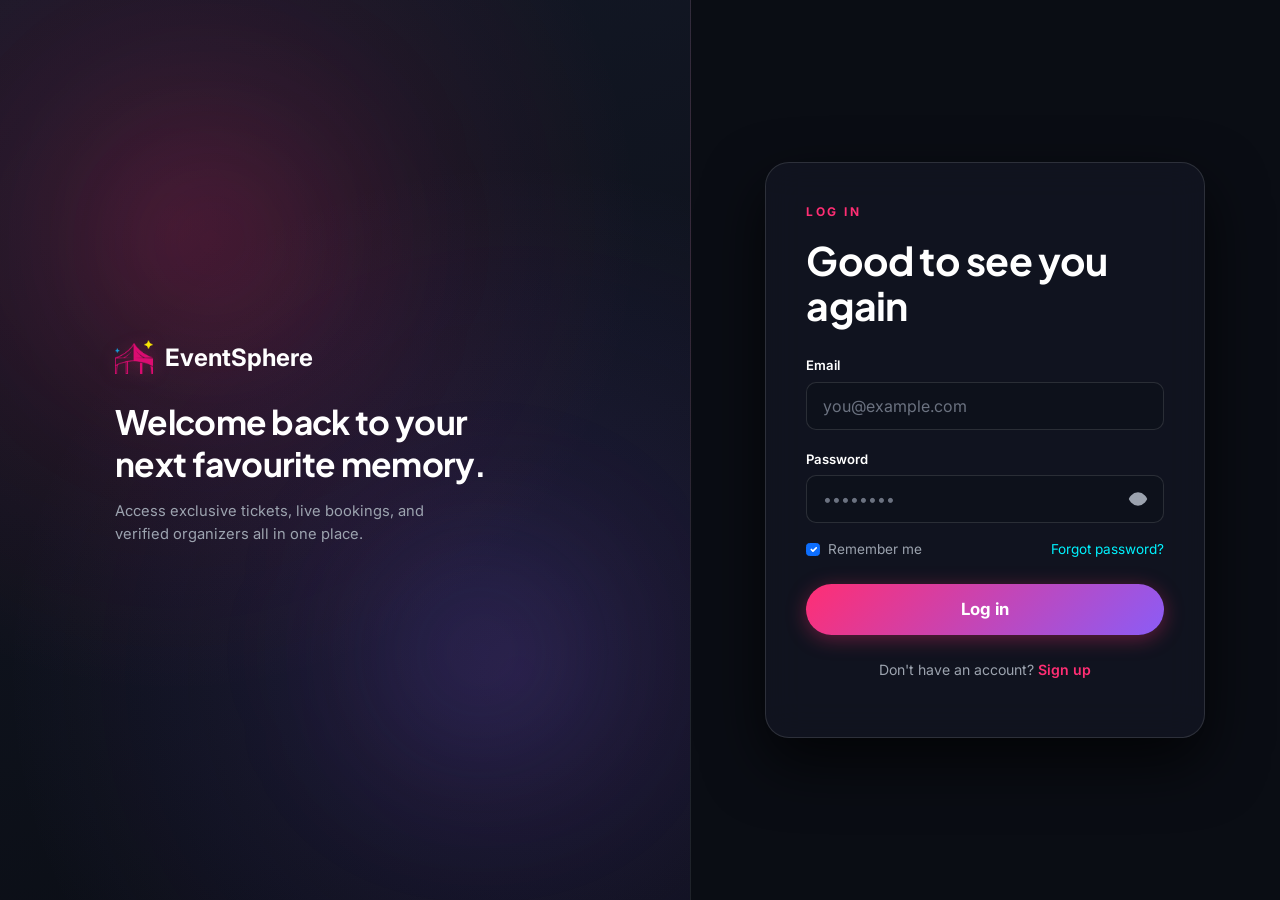
<file: pages/my-bookings.html>
﻿<!DOCTYPE html>
<html lang="en">
<head>
<meta charset="UTF-8">
<meta name="viewport" content="width=device-width, initial-scale=1.0">
<title>My Bookings — EventSphere</title>
<link rel="icon" type="image/png" href="../assets/images/logo.png">
<link rel="shortcut icon" href="../favicon.ico">
<link rel="apple-touch-icon" href="../apple-touch-icon.png">
<link href="https://fonts.googleapis.com/css2?family=Cormorant+Garamond:wght@500;600;700&family=Inter:wght@400;500;600;700&display=swap" rel="stylesheet">
<link href="https://cdn.jsdelivr.net/npm/bootstrap@5.3.3/dist/css/bootstrap.min.css" rel="stylesheet">
<link href="https://cdn.jsdelivr.net/npm/bootstrap-icons@1.11.3/font/bootstrap-icons.css" rel="stylesheet">
<link rel="stylesheet" href="../css/style.css">
<link rel="stylesheet" href="../css/components.css">
<link rel="stylesheet" href="../css/responsive.css">
</head>
<body data-page="bookings">

<nav class="es-navbar">
  <div class="container-narrow d-flex align-items-center justify-content-between">
    <a href="../index.html" class="brand text-decoration-none d-flex align-items-center"><img src="../assets/images/logo.png" alt="EventSphere Logo" class="brand-logo me-2">EventSphere</a>
    <button class="navbar-toggler d-lg-none border-0" type="button" data-bs-toggle="collapse" data-bs-target="#navLinks"><i class="bi bi-list fs-3"></i></button>
    <div class="collapse navbar-collapse d-lg-flex justify-content-lg-center" id="navLinks">
      <ul class="navbar-nav gap-lg-2 mt-3 mt-lg-0">
        <li class="nav-item"><a class="nav-link" data-nav="home" href="../index.html">Discover</a></li>
        <li class="nav-item"><a class="nav-link" data-nav="events" href="events.html">Categories</a></li>
        <li class="nav-item"><a class="nav-link active" data-nav="bookings" href="my-bookings.html">My Bookings</a></li>
        <li class="nav-item"><a class="nav-link" data-nav="about" href="about.html">About</a></li>
      </ul>
    </div>
    <div class="d-flex align-items-center gap-2"><div id="navAuthSlot" class="d-flex align-items-center gap-2"></div></div>
  </div>
</nav>

<header class="section-sm pb-0">
  <div class="container-narrow">
    <p class="eyebrow">Your experiences</p>
    <h1 style="font-size:2.4rem;">My Bookings</h1>
  </div>
</header>

<section class="section-sm">
  <div class="container-narrow">
    <ul class="nav mb-4" style="gap:0.5rem;" id="bookingTabs">
      <li><button class="btn btn-quiet active" data-tab="upcoming">Upcoming</button></li>
      <li><button class="btn btn-quiet" data-tab="past">Past</button></li>
      <li><button class="btn btn-quiet" data-tab="cancelled">Cancelled</button></li>
    </ul>

    <div id="bookingsList" class="d-flex flex-column gap-3"></div>
  </div>
</section>

<!-- Cancel confirmation modal -->
<div class="modal fade es-modal" id="cancelModal" tabindex="-1">
  <div class="modal-dialog modal-dialog-centered">
    <div class="modal-content p-3">
      <div class="modal-body text-center">
        <h4 class="mb-2">Cancel this booking?</h4>
        <p class="text-muted-soft">This can't be undone. Refunds follow the event's cancellation policy.</p>
      </div>
      <div class="modal-footer border-0 justify-content-center">
        <button class="btn btn-outline-soft" data-bs-dismiss="modal">Keep booking</button>
        <button class="btn btn-danger-soft" id="confirmCancelBtn">Cancel booking</button>
      </div>
    </div>
  </div>
</div>

<script src="https://cdn.jsdelivr.net/npm/bootstrap@5.3.3/dist/js/bootstrap.bundle.min.js"></script>
<script src="../js/env.js"></script>
<script src="../js/api/config.js"></script>
<script src="../js/api/auth.js"></script>
<script src="../js/api/events.js"></script>
<script src="../js/api/bookings.js"></script>
<script src="../js/utils/md5.js"></script>
<script src="../js/api/payments.js"></script>
<script src="../js/api/organizer.js"></script>
<script src="../js/utils/icons.js"></script>
<script src="../js/utils/toast.js"></script>
<script src="../js/utils/nav.js"></script>
<script src="../js/utils/ai-widget.js"></script>
<script>
const brandSp = document.getElementById('brandSparkle');
if (brandSp) brandSp.innerHTML = EsIcons.sparkle;

if (!EsAuthStore.isLoggedIn()) {
  window.location.href = 'login.html?redirect=' + encodeURIComponent('my-bookings.html' + window.location.search);
}

// Verify actual booking status when redirected back with order_id
const urlParams = new URLSearchParams(window.location.search);
const paidOrderId = urlParams.get('order_id');
if (paidOrderId) {
  const numericId = paidOrderId.replace(/^ES-/i, '');
  (async () => {
    try {
      const res = await BookingsAPI.getById(numericId, { skipCache: true });
      const b = res?.data || res;
      if (b && b.status === 'CONFIRMED') {
        esToast('Payment received! Your confirmed booking is listed below.', 'success');
        try {
          new BroadcastChannel('eventsphere_checkout').postMessage({ type: 'PAYMENT_COMPLETE', orderId: paidOrderId });
        } catch (e) {}
        currentTab = 'upcoming';
        loadBookings('upcoming');
      } else if (b && (b.status === 'CANCELLED' || b.status === 'EXPIRED')) {
        esToast('Payment was not completed or was cancelled. No tickets were charged.', 'error');
        try {
          new BroadcastChannel('eventsphere_checkout').postMessage({ type: 'PAYMENT_FAILED', orderId: paidOrderId });
        } catch (e) {}
        // Automatically switch to Cancelled tab
        document.querySelectorAll('#bookingTabs button').forEach(btn => {
          btn.classList.toggle('active', btn.getAttribute('data-tab') === 'cancelled');
        });
        currentTab = 'cancelled';
        loadBookings('cancelled');
      } else if (b && b.status === 'PENDING') {
        // Returned from checkout without completion - release reservation hold
        try {
          await BookingsAPI.cancel(numericId);
          esToast('Payment was cancelled on checkout. Your held tickets have been released.', 'info');
          try {
            new BroadcastChannel('eventsphere_checkout').postMessage({ type: 'PAYMENT_FAILED', orderId: paidOrderId });
          } catch (e) {}
        } catch (e) {
          esToast('Payment was not finalized. Your reservation is pending.', 'warning');
        }
        document.querySelectorAll('#bookingTabs button').forEach(btn => {
          btn.classList.toggle('active', btn.getAttribute('data-tab') === 'cancelled');
        });
        currentTab = 'cancelled';
        loadBookings('cancelled');
      }
    } catch (e) {
      console.warn('Could not verify booking status for order_id:', e);
    }
  })();
}

const statusMap = {
  PENDING:   ['status-pending',   'Pending payment'],
  CONFIRMED: ['status-confirmed', 'Confirmed'],
  VALID:     ['status-confirmed', 'Valid'],
  USED:      ['status-confirmed', 'Admitted'],
  CANCELLED: ['status-cancelled', 'Cancelled'],
  EXPIRED:   ['status-cancelled', 'Expired']
};

let toCancel = null;
let currentTab = 'upcoming';
let allUserBookings = null;

function unwrap(res) {
  if (!res) return [];
  if (Array.isArray(res)) return res;
  if (Array.isArray(res.data)) return res.data;
  if (Array.isArray(res.content)) return res.content;
  if (res.data && Array.isArray(res.data.content)) return res.data.content;
  if (res.data && res.data.data && Array.isArray(res.data.data.content)) return res.data.data.content;
  return [];
}

function getEventFromCacheOrLocal(eventId) {
  return window.EsCache?.getEvent(eventId) || null;
}

function bookingCard(b) {
  const ev = getEventFromCacheOrLocal(b.eventId);
  const isEventCancelled = ev?.status === 'CANCELLED';
  const isCancelled = b.status === 'CANCELLED' || b.status === 'EXPIRED' || isEventCancelled;

  let cls = 'status-pending';
  let label = b.status;
  if (isEventCancelled) {
    cls = 'status-cancelled';
    label = 'Event Cancelled';
  } else if (statusMap[b.status]) {
    [cls, label] = statusMap[b.status];
  }

  const ticketCount = (b.items || []).reduce((s, i) => s + i.quantity, 0);

  const fallbackSvg = `data:image/svg+xml;charset=UTF-8,%3Csvg xmlns='http://www.w3.org/2000/svg' width='300' height='200' viewBox='0 0 300 200'%3E%3Crect fill='%23F8E9E6' width='300' height='200'/%3E%3Ctext fill='%23C68B8F' font-family='sans-serif' font-size='16' font-weight='bold' x='50%25' y='50%25' text-anchor='middle' dy='.3em'%3E🎟️ EventSphere%3C/text%3E%3C/svg%3E`;
  const img = (ev && ev.bannerUrl && ev.bannerUrl.trim() !== '') ? ev.bannerUrl : fallbackSvg;

  const dateLine = ev?.startDatetime 
    ? new Date(ev.startDatetime).toLocaleString(undefined, { dateStyle: 'medium', timeStyle: 'short' }) 
    : 'Date TBA';
  const venueLine = ev?.venueName || '';
  const eventId = b.eventId || ev?.id || '';

  const safeTitle = (b.eventTitle || 'Event').replace(/'/g, "\\'");
  const safeRef = (b.bookingReference || b.id || '').toString().replace(/'/g, "\\'");

  return `
  <div class="event-card flex-row p-0 overflow-hidden shadow-sm" style="flex-direction:row; align-items:stretch; min-height:140px; border-radius: var(--radius-md);">
    <div style="width:160px; min-width:160px; background: linear-gradient(135deg, var(--blush-soft) 0%, var(--lavender-soft) 100%);" class="img-wrap position-relative">
      <img src="${img}" alt="${b.eventTitle}" loading="lazy" decoding="async" style="width:100%; height:100%; object-fit:cover;" onerror="this.onerror=null; this.src='${fallbackSvg}';">
    </div>
    <div class="body w-100 p-3 d-flex flex-row align-items-center justify-content-between gap-3 flex-wrap">
      <div>
        <div class="d-flex align-items-center gap-2 mb-2 flex-wrap">
          <span class="status-badge ${cls} d-inline-flex">${label}</span>
          ${eventId ? `<span class="badge font-monospace" style="background:rgba(255,255,255,0.06); color:#CBD5E1; font-size:0.72rem;">Event #${eventId}</span>` : ''}
        </div>
        <h5 class="title mb-1 fw-bold">${b.eventTitle}</h5>
        <div class="meta text-muted small mb-1">
          <i class="bi bi-calendar3 me-1 text-primary"></i> ${dateLine} 
          ${venueLine ? `· <i class="bi bi-geo-alt ms-1 me-1 text-primary"></i> ${venueLine}` : ''}
        </div>
        <div class="meta fw-semibold small mb-1">${ticketCount} ticket(s) · LKR ${Number(b.totalAmount || 0).toLocaleString()}</div>
        <div class="text-muted-soft" style="font-size:0.75rem;">Booking Ref: <code>${b.bookingReference || b.id}</code></div>
      </div>
      
      <div class="d-flex flex-column gap-2">
        ${isEventCancelled ? `
          <button class="btn btn-outline-danger btn-sm" onclick="showCancellationNotice('${safeTitle}', '${safeRef}', ${Number(b.totalAmount || 0)})">
            <i class="bi bi-info-circle me-1"></i> Refund Info
          </button>
        ` : (
          b.status === 'CONFIRMED' ? `<a href="ticket.html?bookingId=${b.id}" class="btn btn-quiet btn-sm"><i class="bi bi-qr-code me-1"></i>View Ticket</a>` : ''
        )}
        ${!isEventCancelled && b.status === 'PENDING' ? `<a href="booking.html?eventId=${b.eventId}&bookingId=${b.id}" class="btn btn-primary btn-sm">Complete payment</a>` : ''}
        ${!isEventCancelled && b.status === 'PENDING' ? `<button class="btn btn-danger-soft btn-sm" onclick="askCancel(${b.id})">Cancel Booking</button>` : ''}
      </div>
    </div>
  </div>`;
}

function showCancellationNotice(eventTitle, bookingRef, amount) {
  let modalEl = document.getElementById('cancelNoticeModal');
  if (!modalEl) {
    modalEl = document.createElement('div');
    modalEl.className = 'modal fade';
    modalEl.id = 'cancelNoticeModal';
    modalEl.tabIndex = -1;
    document.body.appendChild(modalEl);
  }
  modalEl.innerHTML = `
    <div class="modal-dialog modal-dialog-centered">
      <div class="modal-content text-white" style="background:#13151f; border:1px solid rgba(239,68,68,0.3); border-radius:16px;">
        <div class="modal-header border-0 pb-0">
          <h5 class="modal-title fw-bold text-danger d-flex align-items-center gap-2">
            <i class="bi bi-exclamation-octagon-fill"></i> Event Cancelled by Host
          </h5>
          <button type="button" class="btn-close btn-close-white" data-bs-dismiss="modal"></button>
        </div>
        <div class="modal-body py-3">
          <p class="text-white mb-2 fw-semibold" style="font-size:1.05rem;">${eventTitle}</p>
          <div class="p-3 mb-3 rounded-3" style="background:rgba(239,68,68,0.08); border:1px solid rgba(239,68,68,0.2);">
            <div class="d-flex justify-content-between small text-muted-soft mb-1">
              <span>Booking Reference:</span>
              <span class="text-white font-monospace">REF: #${bookingRef}</span>
            </div>
            <div class="d-flex justify-content-between small text-muted-soft">
              <span>Paid Amount:</span>
              <span class="text-white fw-bold">LKR ${amount.toLocaleString()}</span>
            </div>
          </div>
          <p class="small text-muted-soft mb-2" style="line-height:1.6;">
            This event has been called off by the event organizer. All digital passes and QR admission codes for this event have been voided and cannot be used for entry.
          </p>
          <div class="card p-3" style="background:rgba(255,255,255,0.03); border:1px solid rgba(255,255,255,0.08); border-radius:12px;">
            <div class="fw-bold text-white small mb-1"><i class="bi bi-credit-card-2-front me-1 text-primary"></i> Refund Settlement</div>
            <div class="small text-muted-soft" style="font-size:0.8rem; line-height:1.5;">
              Refunds are issued directly to the original card or payment method used during checkout via PayHere IPG. Processing times typically take 3 to 7 business days depending on your issuing bank.
            </div>
          </div>
        </div>
        <div class="modal-footer border-0 pt-0">
          <button type="button" class="btn btn-quiet btn-sm" data-bs-dismiss="modal">Close</button>
        </div>
      </div>
    </div>
  `;
  const bsModal = new bootstrap.Modal(modalEl);
  bsModal.show();
}

function emptyState(tab) {
  return `<div class="state-block text-center py-5">
    <div class="mb-3 fs-1 text-muted">🎟️</div>
    <h3 class="fw-bold">No ${tab} bookings</h3>
    <p class="text-muted-soft">When you have ${tab} bookings, they will appear here.</p>
    <a href="../index.html" class="btn btn-primary btn-sm mt-2">Discover events</a>
  </div>`;
}

function renderBookingsTab(tab = currentTab) {
  currentTab = tab;
  const list = document.getElementById('bookingsList');
  if (!allUserBookings || !allUserBookings.length) {
    list.innerHTML = emptyState(tab);
    return;
  }

  const now = new Date();
  const filtered = allUserBookings.filter(b => {
    const ev = getEventFromCacheOrLocal(b.eventId);
    const isEventCancelled = ev?.status === 'CANCELLED';
    const isCancelled = b.status === 'CANCELLED' || b.status === 'EXPIRED' || isEventCancelled;
    const eventTime = ev?.startDatetime ? new Date(ev.startDatetime) : null;

    if (tab === 'upcoming') {
      return !isCancelled && (b.status === 'CONFIRMED' || b.status === 'PENDING') && (!eventTime || eventTime >= now);
    } else if (tab === 'past') {
      return !isCancelled && b.status === 'CONFIRMED' && eventTime && eventTime < now;
    } else if (tab === 'cancelled') {
      return isCancelled;
    }
    return true;
  });

  if (!filtered.length) {
    list.innerHTML = emptyState(tab);
    return;
  }

  list.innerHTML = filtered.map(bookingCard).join('');
}

async function ensureEventDetails(bookings) {
  const uniqueEventIds = [...new Set(bookings.map(b => b.eventId).filter(Boolean))];
  const missing = uniqueEventIds.filter(id => !window.EsCache?.getEvent(id));
  if (missing.length) {
    await Promise.all(missing.map(async id => {
      try {
        await EventsAPI.getById(id);
      } catch (e) {}
    }));
    // Re-render once images/dates are cached
    renderBookingsTab(currentTab);
  }
}

async function loadBookings(tab = 'upcoming') {
  currentTab = tab;
  const list = document.getElementById('bookingsList');

  // STEP 1: If already in memory, render immediately (0ms instant tab switch)
  if (allUserBookings !== null) {
    renderBookingsTab(tab);
    return;
  }

  // STEP 2: Check sessionStorage cache
  const user = EsAuthStore.getUser();
  const uid = user?.id || user?.userId || 'me';
  const cached = window.EsCache?.getUserBookings(uid);
  if (cached) {
    allUserBookings = unwrap(cached);
    renderBookingsTab(tab);
    ensureEventDetails(allUserBookings);
  } else {
    // Show sleek shimmer skeletons while waiting for first fetch
    list.innerHTML = Array(3).fill('<div class="es-skeleton rounded-3 mb-3" style="height:140px;"></div>').join('');
  }

  // STEP 3: Fetch fresh from backend (SWR)
  try {
    const raw = await BookingsAPI.myBookings({
      size: 50,
      onRevalidate: (fresh) => {
        allUserBookings = unwrap(fresh);
        if (window.EsCache) window.EsCache.setUserBookings(uid, fresh);
        renderBookingsTab(currentTab);
        ensureEventDetails(allUserBookings);
      }
    });

    allUserBookings = unwrap(raw);
    if (window.EsCache) window.EsCache.setUserBookings(uid, raw);
    renderBookingsTab(tab);
    ensureEventDetails(allUserBookings);
  } catch (e) {
    if (!allUserBookings) {
      list.innerHTML = `
        <div class="state-block text-center py-5">
          <div class="mb-3 fs-1 text-warning"><i class="bi bi-cloud-slash"></i></div>
          <h4 class="fw-bold text-white mb-2">Could not load bookings</h4>
          <p class="text-muted-soft mb-3" style="max-width:440px; margin:0 auto; font-size:0.9rem;">
            ${e.message || 'The server may be waking up from cold standby (Render Free Tier). Please wait a moment.'}
          </p>
          <button class="btn btn-primary btn-sm" onclick="loadBookings('${tab}')">
            <i class="bi bi-arrow-clockwise me-1"></i> Retry Connection
          </button>
        </div>`;
    }
  }
}

document.getElementById('bookingTabs').addEventListener('click', (e) => {
  const btn = e.target.closest('button[data-tab]');
  if (!btn) return;
  document.querySelectorAll('#bookingTabs button').forEach(b => b.classList.remove('active'));
  btn.classList.add('active');
  renderBookingsTab(btn.getAttribute('data-tab'));
});

function askCancel(id) {
  toCancel = id;
  const modalEl = document.getElementById('cancelModal');
  if (modalEl) bootstrap.Modal.getOrCreateInstance(modalEl).show();
}

document.getElementById('confirmCancelBtn').addEventListener('click', async () => {
  try {
    await BookingsAPI.cancel(toCancel);
    esToast('Reservation cancelled and tickets released', 'success');
    // Optimistically update local booking status
    if (allUserBookings) {
      const target = allUserBookings.find(b => b.id === toCancel);
      if (target) target.status = 'CANCELLED';
    }
    renderBookingsTab(currentTab);
  } catch (e) {
    if (e.message && e.message.includes('refund')) {
      esToast('This booking is already confirmed and paid. Confirmed bookings require an organizer refund.', 'warning');
      loadBookings(currentTab);
    } else {
      esToast(e.message || 'Could not cancel this booking', 'error');
    }
  }
  bootstrap.Modal.getInstance(document.getElementById('cancelModal'))?.hide();
});

loadBookings('upcoming');
</script>
</body>
</html>
</file>
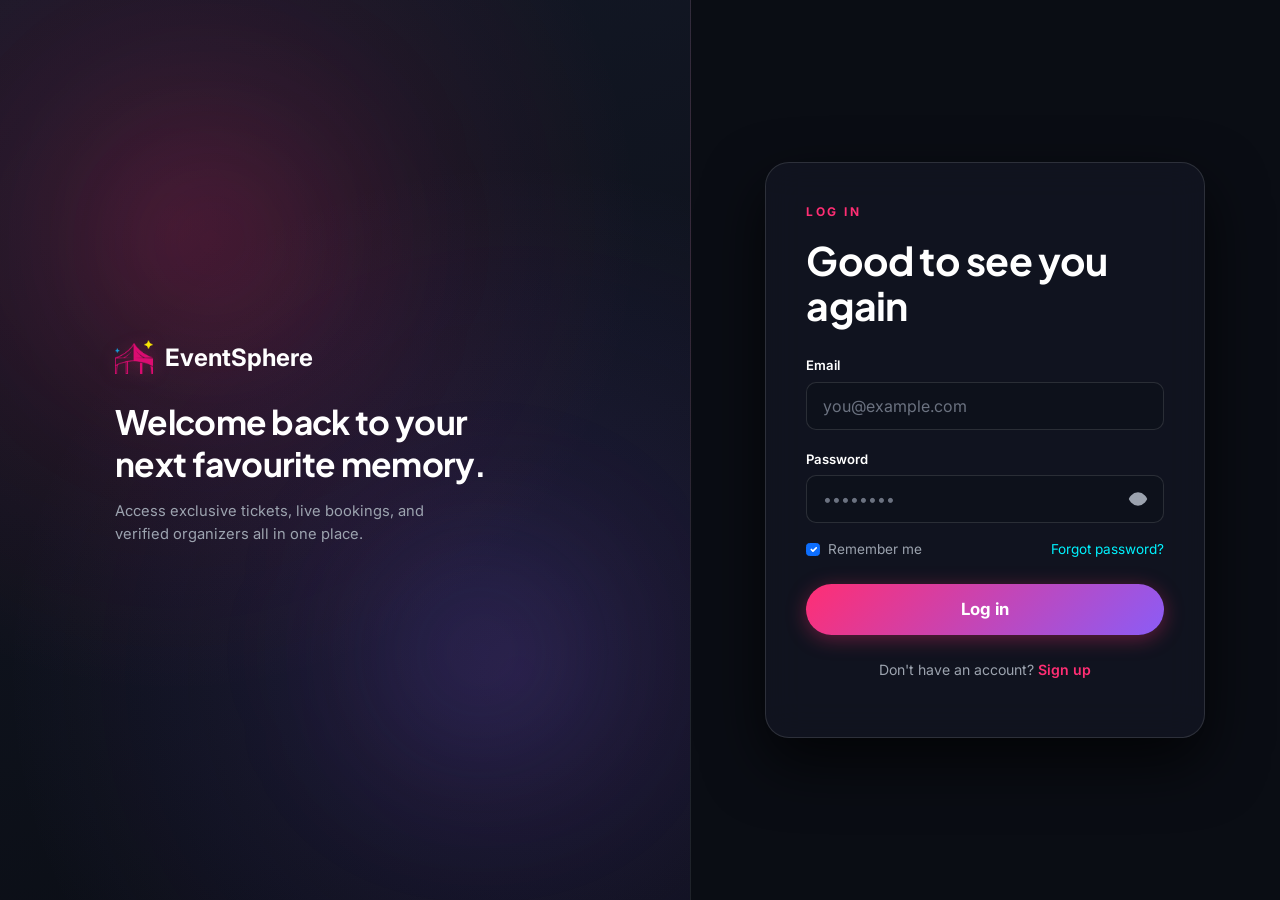
<file: pages/organizer-apply.html>
<!DOCTYPE html>
<html lang="en">
<head>
<meta charset="UTF-8">
<meta name="viewport" content="width=device-width, initial-scale=1.0">
<title>Become an Organizer — EventSphere</title>
<link rel="icon" type="image/png" href="../assets/images/logo.png">
<link rel="shortcut icon" href="../favicon.ico">
<link rel="apple-touch-icon" href="../apple-touch-icon.png">
<link href="https://fonts.googleapis.com/css2?family=Cormorant+Garamond:wght@500;600;700&family=Inter:wght@400;500;600;700&display=swap" rel="stylesheet">
<link href="https://cdn.jsdelivr.net/npm/bootstrap@5.3.3/dist/css/bootstrap.min.css" rel="stylesheet">
<link href="https://cdn.jsdelivr.net/npm/bootstrap-icons@1.11.3/font/bootstrap-icons.css" rel="stylesheet">
<link rel="stylesheet" href="../css/style.css">
<link rel="stylesheet" href="../css/components.css">
<link rel="stylesheet" href="../css/responsive.css">
</head>
<body data-page="organizer">

<nav class="es-navbar">
  <div class="container-narrow d-flex align-items-center justify-content-between">
    <a href="../index.html" class="brand text-decoration-none d-flex align-items-center"><img src="../assets/images/logo.png" alt="EventSphere Logo" class="brand-logo me-2">EventSphere</a>
    <div id="navAuthSlot" class="d-flex align-items-center gap-2"></div>
  </div>
</nav>

<section class="section">
  <div class="container-narrow" style="max-width:700px;">
    
    <!-- Loading State -->
    <div id="loadingState" class="text-center py-5">
      <div class="spinner-border text-primary mb-3" role="status" style="width: 2.2rem; height: 2.2rem;"></div>
      <p class="text-muted-soft">Checking application status...</p>
    </div>

    <!-- Application Form Container (For new applicants) -->
    <div id="applyContainer" class="d-none">
      <p class="eyebrow text-center">Host with EventSphere</p>
      <h2 class="text-center mb-2">Become an Organizer</h2>
      <p class="text-center text-muted-soft mb-4">Provide your contact and business details — an administrator will verify your credentials and approve your hosting privileges.</p>

      <form id="applyForm" class="filter-bar d-flex flex-column gap-3 p-4">
        
        <!-- Applicant Contact Info -->
        <h6 class="fw-bold text-white mb-1"><i class="bi bi-person-badge me-1 text-primary"></i> 1. Applicant & Contact Information</h6>
        
        <div>
          <label class="form-label fw-bold small text-white">Legal Full Name <span class="text-danger">*</span></label>
          <input class="form-control" name="applicantName" required placeholder="e.g. Dasun Salwathura">
        </div>

        <div class="row g-3">
          <div class="col-md-6">
            <label class="form-label fw-bold small text-white">Email Address <span class="text-danger">*</span></label>
            <input class="form-control" type="email" name="applicantEmail" required placeholder="e.g. name@example.com">
          </div>
          <div class="col-md-6">
            <label class="form-label fw-bold small text-white">Phone Number <span class="text-danger">*</span></label>
            <input class="form-control" type="tel" name="applicantPhone" required placeholder="e.g. 0771234567">
          </div>
        </div>

        <hr class="my-2 border-line">

        <!-- Business & Identity Info -->
        <h6 class="fw-bold text-white mb-1"><i class="bi bi-building-check me-1 text-primary"></i> 2. Business & Verification (KYC)</h6>

        <div>
          <label class="form-label fw-bold small text-white">Business / Brand Name <span class="text-danger">*</span></label>
          <input class="form-control" name="businessName" required placeholder="e.g. Lasandi Events Co., TechLK, Colombo Music Hub">
        </div>

        <div class="row g-3">
          <div class="col-md-6">
            <label class="form-label fw-bold small text-white">NIC / Passport Number <span class="text-danger">*</span></label>
            <input class="form-control" name="nicOrPassportNumber" required placeholder="e.g. 200316412246">
          </div>
          <div class="col-md-6">
            <label class="form-label fw-bold small text-white">Business Registration No. (BRN)</label>
            <input class="form-control" name="businessRegistrationNumber" placeholder="e.g. PV-12345 (optional)">
          </div>
        </div>

        <div>
          <label class="form-label fw-bold small text-white">About Your Events / Bio</label>
          <textarea class="form-control" name="bio" rows="3" placeholder="Tell us what types of events, concerts, or workshops you plan to host..."></textarea>
        </div>

        <button class="btn btn-primary btn-lg mt-2" id="submitBtn">
          <i class="bi bi-send me-1"></i> Submit Application
        </button>
      </form>
    </div>

    <!-- Application Status & Details Container (When application already submitted) -->
    <div id="statusContainer" class="d-none">
      <p class="eyebrow text-center">Host with EventSphere</p>
      <h2 class="text-center mb-2">Application Under Review</h2>
      <p class="text-center text-muted-soft mb-4">You have already submitted an application to become an event organizer.</p>

      <div class="table-card p-4 mb-4">
        <div class="d-flex justify-content-between align-items-center flex-wrap gap-2 pb-3 mb-3 border-bottom">
          <div class="d-flex align-items-center gap-2">
            <span class="fs-4">📋</span>
            <div>
              <h5 class="fw-bold mb-0" id="statBusinessName">Business Name</h5>
              <span class="text-muted-soft small" id="statSubmittedAt">Submitted recently</span>
            </div>
          </div>
          <div id="statBadgeSlot">
            <span class="status-badge status-pending">Pending Review</span>
          </div>
        </div>

        <!-- Progress Timeline Steps -->
        <div class="row g-2 text-center my-3 py-3 rounded-4" style="background: rgba(255, 255, 255, 0.04); border: 1px solid rgba(255, 255, 255, 0.08);">
          <div class="col-4">
            <div class="text-success fw-bold small mb-1"><i class="bi bi-check-circle-fill"></i> Step 1</div>
            <div class="small fw-semibold text-white">Submitted</div>
          </div>
          <div class="col-4 border-start border-end" style="border-color: rgba(255, 255, 255, 0.08) !important;">
            <div class="text-warning fw-bold small mb-1"><i class="bi bi-hourglass-split"></i> Step 2</div>
            <div class="small fw-semibold text-white">Admin Review</div>
          </div>
          <div class="col-4">
            <div class="text-muted-soft fw-bold small mb-1"><i class="bi bi-circle"></i> Step 3</div>
            <div class="small text-muted-soft">Dashboard Access</div>
          </div>
        </div>

        <!-- Submitted Application Details -->
        <h6 class="fw-bold text-white mt-4 mb-3"><i class="bi bi-info-circle me-1 text-primary"></i> Application Summary</h6>
        
        <div class="row g-3 mb-3">
          <div class="col-md-6">
            <div class="p-3 rounded-3 h-100" style="background: rgba(255, 255, 255, 0.04); border: 1px solid rgba(255, 255, 255, 0.08);">
              <span class="text-muted-soft small d-block mb-1">Applicant Name</span>
              <strong class="text-white" id="statApplicantName">—</strong>
            </div>
          </div>
          <div class="col-md-6">
            <div class="p-3 rounded-3 h-100" style="background: rgba(255, 255, 255, 0.04); border: 1px solid rgba(255, 255, 255, 0.08);">
              <span class="text-muted-soft small d-block mb-1">Contact Email & Phone</span>
              <div class="text-white fw-semibold" id="statApplicantEmail">—</div>
              <div class="text-muted-soft small" id="statApplicantPhone">—</div>
            </div>
          </div>
          <div class="col-sm-6">
            <div class="p-3 rounded-3 h-100" style="background: rgba(255, 255, 255, 0.04); border: 1px solid rgba(255, 255, 255, 0.08);">
              <span class="text-muted-soft small d-block mb-1">NIC / Passport Number</span>
              <code class="fw-bold fs-6" id="statNicNumber">—</code>
            </div>
          </div>
          <div class="col-sm-6">
            <div class="p-3 rounded-3 h-100" style="background: rgba(255, 255, 255, 0.04); border: 1px solid rgba(255, 255, 255, 0.08);">
              <span class="text-muted-soft small d-block mb-1">Business Registration No. (BRN)</span>
              <code id="statRegNumber">None provided</code>
            </div>
          </div>
          <div class="col-12">
            <div class="p-3 rounded-3" style="background: rgba(255, 255, 255, 0.04); border: 1px solid rgba(255, 255, 255, 0.08);">
              <span class="text-muted-soft small d-block mb-1">About Events / Bio</span>
              <p class="text-white mb-0 small" id="statBio">—</p>
            </div>
          </div>
        </div>

        <div class="alert alert-light border mt-3 mb-0 d-flex align-items-center gap-3">
          <i class="bi bi-shield-check fs-3 text-primary"></i>
          <div class="small text-muted-soft">
            Our admin team reviews applications to verify credentials and ensure platform safety. You will receive hosting privileges upon approval.
          </div>
        </div>
      </div>

      <div class="text-center">
        <a href="events.html" class="btn btn-outline-soft me-2"><i class="bi bi-compass me-1"></i> Explore Events</a>
        <a href="my-bookings.html" class="btn btn-quiet"><i class="bi bi-ticket-perforated me-1"></i> My Bookings</a>
      </div>
    </div>

  </div>
</section>

<script src="https://cdn.jsdelivr.net/npm/bootstrap@5.3.3/dist/js/bootstrap.bundle.min.js"></script>
<script src="../js/env.js"></script>
<script src="../js/api/config.js"></script>
<script src="../js/api/auth.js"></script>
<script src="../js/api/organizer.js"></script>
<script src="../js/utils/icons.js"></script>
<script src="../js/utils/toast.js"></script>
<script src="../js/utils/nav.js"></script>
<script>
const brandSp = document.getElementById('brandSparkle');
if (brandSp) brandSp.innerHTML = EsIcons.sparkle;
if (!EsAuthStore.isLoggedIn()) {
  window.location.href = 'login.html?redirect=' + encodeURIComponent('organizer-apply.html' + window.location.search);
}

// Check if application already exists
async function checkExistingApplication() {
  const loading = document.getElementById('loadingState');
  const applyContainer = document.getElementById('applyContainer');
  const statusContainer = document.getElementById('statusContainer');
  const user = EsAuthStore.getUser() || {};

  if (EsAuthStore.hasRole('ORGANIZER')) {
    window.location.href = 'organizer-dashboard.html';
    return;
  }

  try {
    const raw = await OrganizerAPI.getMyProfile();
    const profile = raw?.data || raw;

    if (profile && (profile.businessName || profile.status || profile.id)) {
      // Existing application found!
      loading.classList.add('d-none');
      statusContainer.classList.remove('d-none');

      document.getElementById('statBusinessName').textContent = profile.businessName || 'Organizer Application';
      document.getElementById('statApplicantName').textContent = profile.applicantName || user.fullName || user.name || 'Applicant';
      document.getElementById('statApplicantEmail').textContent = profile.applicantEmail || user.email || '—';
      document.getElementById('statApplicantPhone').textContent = profile.applicantPhone || user.phoneNumber || user.phone || '—';
      document.getElementById('statNicNumber').textContent = profile.nicOrPassportNumber || profile.nicNumber || profile.regNumber || '—';
      document.getElementById('statRegNumber').textContent = profile.businessRegistrationNumber || profile.regNumber || 'None provided (Individual Host)';
      document.getElementById('statBio').textContent = profile.bio || profile.description || 'No description provided.';
      
      const subDate = profile.createdAt || profile.submittedAt;
      document.getElementById('statSubmittedAt').textContent = subDate ? `Submitted on ${new Date(subDate).toLocaleDateString()}` : 'Submitted recently';

      const badgeSlot = document.getElementById('statBadgeSlot');
      const status = (profile.status || 'PENDING').toUpperCase();

      if (status === 'APPROVED' || status === 'VERIFIED') {
        badgeSlot.innerHTML = '<span class="status-badge status-confirmed">Approved</span>';
        const currentUser = EsAuthStore.getUser();
        if (currentUser) {
          currentUser.roles = currentUser.roles || [];
          if (!currentUser.roles.some(r => String(r).toUpperCase().includes('ORGANIZER'))) {
            currentUser.roles.push('ORGANIZER');
            EsAuthStore.setUser(currentUser);
          }
        }
        setTimeout(() => { window.location.href = 'organizer-dashboard.html'; }, 1200);
      } else if (status === 'REJECTED') {
        badgeSlot.innerHTML = '<span class="status-badge status-cancelled">Rejected</span>';
      } else {
        badgeSlot.innerHTML = '<span class="status-badge status-pending">Pending Review</span>';
      }
      return;
    }
  } catch (err) {
    // 404 / no profile found means user has not applied yet -> show form
    if (err && err.status === 404) { console.info('No existing organizer application. Ready to apply.'); } else { console.warn('Application check:', err); }
  }

  // Pre-fill form from logged-in user profile if available
  const nameInput = document.querySelector('input[name="applicantName"]');
  const emailInput = document.querySelector('input[name="applicantEmail"]');
  const phoneInput = document.querySelector('input[name="applicantPhone"]');

  if (nameInput && !nameInput.value) nameInput.value = user.fullName || user.name || '';
  if (emailInput && !emailInput.value) emailInput.value = user.email || '';
  if (phoneInput && !phoneInput.value) phoneInput.value = user.phoneNumber || user.phone || '';

  // Show apply form
  loading.classList.add('d-none');
  applyContainer.classList.remove('d-none');
}

// Handle Form Submission
document.getElementById('applyForm').addEventListener('submit', async (e) => {
  e.preventDefault();
  const submitBtn = document.getElementById('submitBtn');
  const originalText = submitBtn.innerHTML;

  const payload = Object.fromEntries(new FormData(e.target).entries());
  try {
    submitBtn.disabled = true;
    submitBtn.innerHTML = '<i class="bi bi-arrow-repeat spin me-1"></i> Submitting...';

    await OrganizerAPI.apply(payload);
    esToast('Application submitted successfully — pending admin review', 'success');

    // Reload state to show status card
    await checkExistingApplication();
  } catch (err) {
    esToast(err.message || 'Could not submit your application', 'error');
    submitBtn.disabled = false;
    submitBtn.innerHTML = originalText;
  }
});

// Run check on page load
checkExistingApplication();
</script>
</body>
</html>
</file>
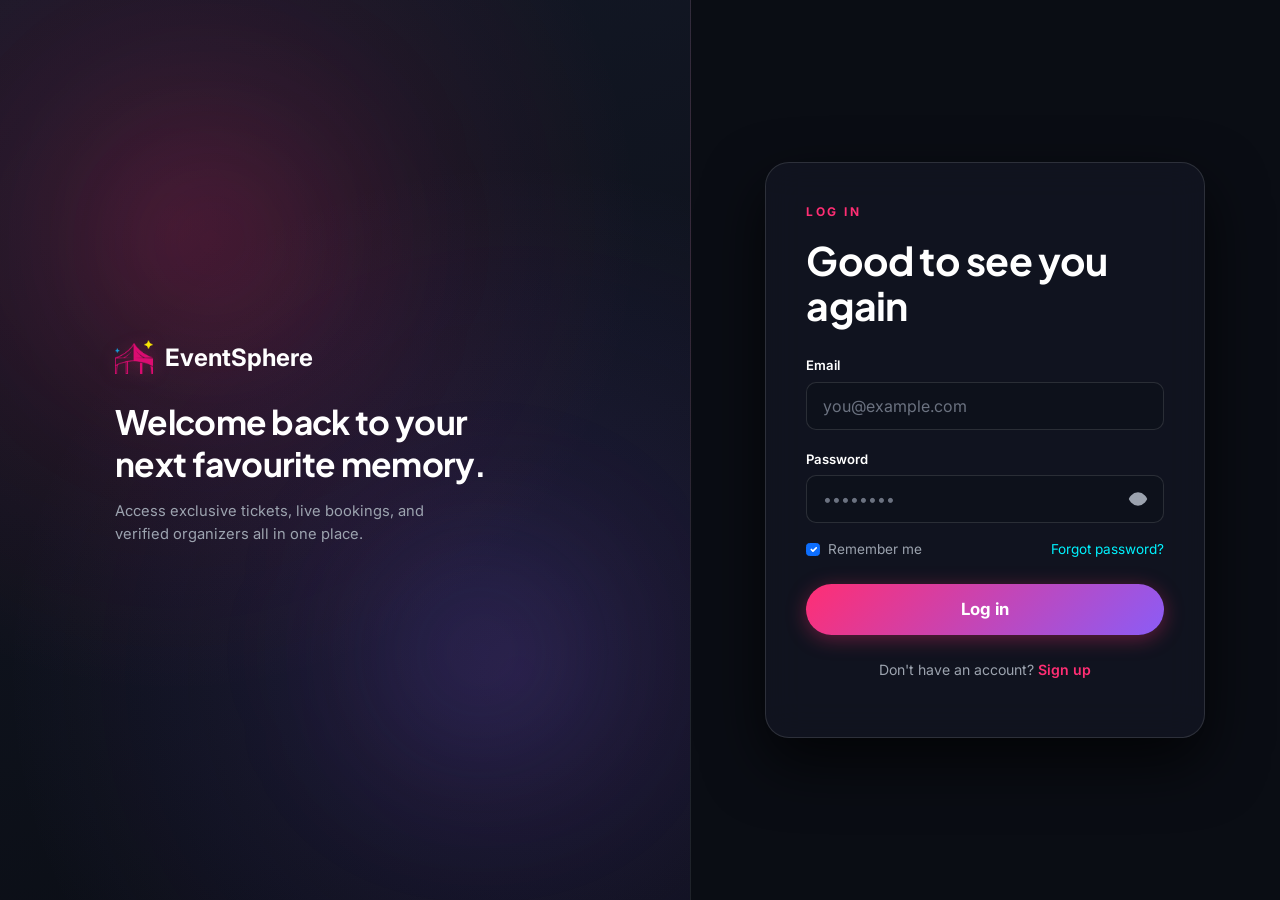
<file: pages/organizer-dashboard.html>
<!DOCTYPE html>
<html lang="en">
<head>
<meta charset="UTF-8">
<meta name="viewport" content="width=device-width, initial-scale=1.0">
<title>Organizer Dashboard — EventSphere</title>
<link rel="icon" type="image/png" href="../assets/images/logo.png">
<link rel="shortcut icon" href="../favicon.ico">
<link rel="apple-touch-icon" href="../apple-touch-icon.png">
<link href="https://fonts.googleapis.com/css2?family=Cormorant+Garamond:wght@500;600;700&family=Inter:wght@400;500;600;700&display=swap" rel="stylesheet">
<link href="https://cdn.jsdelivr.net/npm/bootstrap@5.3.3/dist/css/bootstrap.min.css" rel="stylesheet">
<link href="https://cdn.jsdelivr.net/npm/bootstrap-icons@1.11.3/font/bootstrap-icons.css" rel="stylesheet">
<link rel="stylesheet" href="../css/style.css">
<link rel="stylesheet" href="../css/components.css">
<link rel="stylesheet" href="../css/dashboard.css">
<link rel="stylesheet" href="../css/responsive.css">
</head>
<body data-page="organizer">

<nav class="es-navbar">
  <div class="container-narrow d-flex align-items-center justify-content-between">
    <a href="../index.html" class="brand text-decoration-none d-flex align-items-center"><img src="../assets/images/logo.png" alt="EventSphere Logo" class="brand-logo me-2">EventSphere</a>
    <span class="pill-badge pill-lavender">Organizer</span>
    <div id="navAuthSlot" class="d-flex align-items-center gap-2"></div>
  </div>
</nav>

<div class="dash-shell">
  <aside class="es-sidebar">
    <div class="side-link active" data-section="dashboard"><i class="bi bi-grid"></i> Dashboard</div>
    <div class="side-link" data-section="myevents"><i class="bi bi-calendar-event"></i> My Events</div>
    <a class="side-link" href="create-event.html"><i class="bi bi-plus-circle"></i> Create Event</a>
    <div class="side-link" data-section="bookings"><i class="bi bi-ticket-perforated"></i> Bookings</div>
    <div class="side-link" data-section="attendees"><i class="bi bi-people"></i> Attendees</div>
    <a class="side-link" href="check-in.html"><i class="bi bi-qr-code-scan"></i> Check-in</a>
    <div class="side-link" data-section="profile"><i class="bi bi-person-circle"></i> Profile</div>
  </aside>

  <main class="dash-main">

    <!-- Dashboard section -->
    <section id="sec-dashboard">
      <div class="d-flex justify-content-between align-items-center mb-3 flex-wrap gap-2">
        <div>
          <h2 class="mb-0">Organizer Performance & Analytics</h2>
          <p class="text-muted-soft small mb-0">Track your event bookings, ticket velocity, and income in real-time</p>
        </div>
        <div class="d-flex gap-2 align-items-center">
          <button class="btn btn-quiet btn-sm" onclick="loadOrganizerOverview()">
            <i class="bi bi-arrow-clockwise me-1"></i> Refresh
          </button>
          <a href="create-event.html" class="btn btn-primary btn-sm">
            <i class="bi bi-plus-lg me-1"></i> Create Event
          </a>
        </div>
      </div>

      <!-- Key Metrics Row -->
      <div class="row g-3 mb-4">
        <div class="col-6 col-lg-3">
          <div class="stat-card">
            <div class="stat-icon mb-2" style="background:var(--blush-soft);">📅</div>
            <div class="label">Total Events</div>
            <div class="value" id="orgTotalEvents">0</div>
            <div class="text-muted-soft small mt-1">Hosted on platform</div>
          </div>
        </div>
        <div class="col-6 col-lg-3">
          <div class="stat-card">
            <div class="stat-icon mb-2" style="background:var(--sage-soft);">🎟️</div>
            <div class="label">Tickets Sold</div>
            <div class="value" id="orgTotalTickets">0</div>
            <div class="text-muted-soft small mt-1">Across all events</div>
          </div>
        </div>
        <div class="col-6 col-lg-3">
          <div class="stat-card">
            <div class="stat-icon mb-2" style="background:var(--powder-blue-soft);">💰</div>
            <div class="label">Gross Revenue</div>
            <div class="value" id="orgTotalRevenue">LKR 0</div>
            <div class="text-muted-soft small mt-1">Total ticket revenue</div>
          </div>
        </div>
        <div class="col-6 col-lg-3">
          <div class="stat-card">
            <div class="stat-icon mb-2" style="background:var(--beige);">⏰</div>
            <div class="label">Upcoming Events</div>
            <div class="value" id="orgUpcomingEvents">0</div>
            <div class="text-muted-soft small mt-1">Scheduled ahead</div>
          </div>
        </div>
      </div>

      <!-- Charts Row -->
      <div class="row g-3 mb-4">
        <div class="col-lg-8">
          <div class="chart-card h-100">
            <div class="d-flex justify-content-between align-items-center mb-1">
              <div class="chart-title">Revenue & Sales Velocity</div>
              <span class="pill-badge pill-beige">Last 6 Months</span>
            </div>
            <div class="text-muted-soft small mb-3">Monthly gross ticket sales trajectory</div>
            <div class="bar-chart" id="orgRevenueChartBars">
              <div class="text-center text-muted-soft py-4 w-100"><i class="bi bi-arrow-repeat spin"></i> Loading sales trajectory...</div>
            </div>
          </div>
        </div>
        <div class="col-lg-4">
          <div class="chart-card h-100 text-center d-flex flex-column justify-content-between">
            <div>
              <div class="chart-title">Ticket Type Mix</div>
              <div class="text-muted-soft small">Sales distribution by ticket tiers</div>
            </div>
            <div class="donut my-3 mx-auto"><div class="donut-center" id="orgDonutCenter">0%</div></div>
            <div class="d-flex flex-wrap justify-content-center gap-2" id="orgAttendanceMixLegend" style="font-size:0.78rem;">
              <span class="text-muted-soft small">Loading mix...</span>
            </div>
          </div>
        </div>
      </div>

      <!-- Top Events Table Row -->
      <div class="row g-3 mb-4">
        <div class="col-12">
          <div class="table-card p-3">
            <div class="d-flex justify-content-between align-items-center mb-3 pb-2 border-bottom" style="border-color: rgba(255,255,255,0.08) !important;">
              <div>
                <h5 class="fw-bold mb-0 text-white"><i class="bi bi-fire me-1 text-danger"></i> Top Performing Events</h5>
                <span class="text-muted-soft small">Your events ranked by ticket sales and revenue</span>
              </div>
              <button class="btn btn-quiet btn-sm" onclick="switchOrganizerSection('myevents')">View All</button>
            </div>
            <div class="table-responsive">
              <table class="es-table mb-0">
                <thead>
                  <tr>
                    <th>Event</th>
                    <th>Date</th>
                    <th>Tickets Sold</th>
                    <th>Gross Revenue</th>
                  </tr>
                </thead>
                <tbody id="orgTopEventsBody">
                  <tr><td colspan="4" class="text-center text-muted-soft py-3"><i class="bi bi-arrow-repeat spin"></i> Loading sales data...</td></tr>
                </tbody>
              </table>
            </div>
          </div>
        </div>
      </div>
    </section>

    <!-- My Events section -->
    <section id="sec-myevents" class="d-none">
      <div class="d-flex justify-content-between align-items-center mb-3 flex-wrap gap-2">
        <div>
          <h2 class="mb-0">My Events</h2>
          <p class="text-muted-soft small mb-0">Manage all your hosted events, ticket tiers, and active sales</p>
        </div>
        <div class="d-flex gap-2 align-items-center">
          <input class="form-control" id="myEventsSearchInput" placeholder="Search events..." style="max-width:220px;">
          <a href="create-event.html" class="btn btn-primary btn-sm"><i class="bi bi-plus-lg me-1"></i> Create Event</a>
        </div>
      </div>
      <div class="table-card">
        <table class="es-table">
          <thead><tr><th>Event</th><th>Date</th><th>Category</th><th>Sold</th><th>Available</th><th>Status</th><th class="text-end">Actions</th></tr></thead>
          <tbody id="myEventsBody"></tbody>
        </table>
      </div>
    </section>

    <!-- Bookings section -->
    <section id="sec-bookings" class="d-none">
      <div class="d-flex justify-content-between align-items-center mb-3 flex-wrap gap-2">
        <div>
          <h2 class="mb-0">Bookings</h2>
          <p class="text-muted-soft small mb-0">Orders placed across your active and past events</p>
        </div>
        <div class="d-flex align-items-center gap-2 flex-wrap">
          <select class="form-select text-white" id="orgBookingEventFilter" style="max-width:280px; background:#1b1e2c; border-color:rgba(255,255,255,0.15); font-size:0.85rem;">
            <option value="ALL">All Events</option>
          </select>
          <input class="form-control" id="orgBookingSearchInput" placeholder="Search by name, ref, event date, ID..." style="max-width:260px;">
        </div>
      </div>
      <div class="table-card">
        <table class="es-table">
          <thead><tr><th>Booking Ref</th><th>Event (Date & Venue)</th><th>Attendee</th><th>Tickets</th><th>Total Paid</th><th>Status</th></tr></thead>
          <tbody id="bookingsBody"></tbody>
        </table>
      </div>
    </section>

    <!-- Attendees section -->
    <section id="sec-attendees" class="d-none">
      <div class="d-flex justify-content-between align-items-center mb-3 flex-wrap gap-2">
        <div>
          <h2 class="mb-0">Attendees & Gate Check-In</h2>
          <p class="text-muted-soft small mb-0">Full guest list, ticket verification, and desk check-in controls</p>
        </div>
        <div class="d-flex align-items-center gap-2 flex-wrap">
          <select class="form-select text-white" id="orgAttendeeEventFilter" style="max-width:280px; background:#1b1e2c; border-color:rgba(255,255,255,0.15); font-size:0.85rem;">
            <option value="ALL">All Events</option>
          </select>
          <select class="form-select text-white" id="orgAttendeeStatusFilter" style="max-width:200px; background:#1b1e2c; border-color:rgba(255,255,255,0.15); font-size:0.85rem;">
            <option value="CONFIRMED" selected>Confirmed Guests</option>
            <option value="CHECKED_IN">Checked-in Only</option>
            <option value="NOT_CHECKED_IN">Awaiting Check-in</option>
            <option value="EXPIRED_HOLDS">Expired Holds (Unpaid)</option>
            <option value="ALL">All Records</option>
          </select>
          <input class="form-control" id="orgAttendeeSearchInput" placeholder="Search attendee, ticket, date, ID..." style="max-width:260px;">
        </div>
      </div>

      <!-- Quick Metrics Counter for Attendees -->
      <div class="d-flex flex-wrap gap-2 mb-3">
        <span class="session-counter-badge" style="background:rgba(255,255,255,0.04); border:1px solid rgba(255,255,255,0.1); padding:0.35rem 0.85rem; border-radius:999px; font-size:0.8rem;">
          <i class="bi bi-people text-primary me-1"></i> Total Guests: <strong class="text-white ms-1" id="orgAttendeeCountTotal">0</strong>
        </span>
        <span class="session-counter-badge" style="background:rgba(16,185,129,0.1); border:1px solid rgba(16,185,129,0.3); padding:0.35rem 0.85rem; border-radius:999px; font-size:0.8rem; color:#10B981;">
          <i class="bi bi-check-circle-fill text-success me-1"></i> Admitted: <strong class="text-white ms-1" id="orgAttendeeCountCheckedIn">0</strong>
        </span>
        <span class="session-counter-badge" style="background:rgba(245,158,11,0.1); border:1px solid rgba(245,158,11,0.3); padding:0.35rem 0.85rem; border-radius:999px; font-size:0.8rem; color:#F59E0B;">
          <i class="bi bi-hourglass-split text-warning me-1"></i> Awaiting Entry: <strong class="text-white ms-1" id="orgAttendeeCountPending">0</strong>
        </span>
      </div>

      <div class="table-card">
        <table class="es-table">
          <thead><tr><th>Attendee</th><th>Contact</th><th>Event (Date & Venue)</th><th>Ticket Type</th><th>Ticket ID</th><th>Booking Ref</th><th>Check-in Action</th></tr></thead>
          <tbody id="attendeesBody"></tbody>
        </table>
      </div>
    </section>

    <!-- Profile section -->
    <section id="sec-profile" class="d-none">
      <div class="d-flex justify-content-between align-items-center mb-3 flex-wrap gap-2">
        <div>
          <h2 class="mb-0">Organizer Profile & Settings</h2>
          <p class="text-muted-soft small mb-0">Manage your hosting identity, business credentials, and account security</p>
        </div>
        <div class="d-flex align-items-center gap-2">
          <span class="status-badge status-confirmed" id="profStatusBadge"><i class="bi bi-shield-check me-1"></i> Verified Organizer</span>
        </div>
      </div>

      <div class="row g-4">
        <!-- Card 1: Organizer Brand & KYC Profile -->
        <div class="col-lg-7">
          <div class="filter-bar p-4 h-100">
            <div class="d-flex align-items-center gap-2 mb-3 pb-2 border-bottom" style="border-color: rgba(255,255,255,0.08) !important;">
              <i class="bi bi-building fs-4 text-primary"></i>
              <h5 class="fw-bold mb-0 text-white">Business & Identity Details</h5>
            </div>
            
            <form id="orgProfileForm" class="d-flex flex-column gap-3">
              <div>
                <label class="form-label fw-semibold small text-white">Business / Brand Name <span class="text-danger">*</span></label>
                <input class="form-control" name="businessName" id="profInputBusiness" required placeholder="e.g. Zelo Events, TechLK">
              </div>

              <div class="row g-3">
                <div class="col-sm-6">
                  <label class="form-label fw-semibold small text-white">Applicant Legal Name <span class="text-danger">*</span></label>
                  <input class="form-control" name="applicantName" id="profInputName" required placeholder="Full Name">
                </div>
                <div class="col-sm-6">
                  <label class="form-label fw-semibold small text-white">Phone Number <span class="text-danger">*</span></label>
                  <input class="form-control" type="tel" name="applicantPhone" id="profInputPhone" required placeholder="e.g. 0771234567">
                </div>
              </div>

              <div>
                <label class="form-label fw-semibold small text-white">Account Email</label>
                <input class="form-control bg-light" name="applicantEmail" id="profInputEmail" readonly title="Account email is tied to your login credentials">
                <small class="text-muted-soft" style="font-size:0.78rem;">Email is associated with your login account.</small>
              </div>

              <div class="row g-3">
                <div class="col-sm-6">
                  <label class="form-label fw-semibold small text-white">NIC / Passport Number <span class="text-danger">*</span></label>
                  <input class="form-control" name="nicOrPassportNumber" id="profInputNic" required placeholder="Identity number">
                </div>
                <div class="col-sm-6">
                  <label class="form-label fw-semibold small text-white">Business Registration (BRN)</label>
                  <input class="form-control" name="businessRegistrationNumber" id="profInputRegNo" placeholder="BRN (optional)">
                </div>
              </div>

              <div>
                <label class="form-label fw-semibold small text-white">About Your Events / Bio</label>
                <textarea class="form-control" name="bio" id="profInputBio" rows="3" placeholder="Tell attendees and admins about your experience and event types..."></textarea>
              </div>

              <div class="pt-2">
                <button type="submit" class="btn btn-primary px-4" id="saveProfileBtn">
                  <i class="bi bi-check2 me-1"></i> Save Changes
                </button>
              </div>
            </form>
          </div>
        </div>

        <!-- Card 2: Security & Password Management -->
        <div class="col-lg-5">
          <div class="filter-bar p-4 h-100">
            <div class="d-flex align-items-center gap-2 mb-3 pb-2 border-bottom" style="border-color: rgba(255,255,255,0.08) !important;">
              <i class="bi bi-shield-lock fs-4 text-primary"></i>
              <h5 class="fw-bold mb-0 text-white">Account Security</h5>
            </div>

            <form id="changePasswordForm" class="d-flex flex-column gap-3">
              <div>
                <label class="form-label fw-semibold small text-white">Current Password <span class="text-danger">*</span></label>
                <div class="input-group">
                  <input class="form-control" type="password" name="currentPassword" id="currentPasswordInput" required placeholder="Enter current password">
                  <button class="btn btn-outline-soft" type="button" onclick="togglePasswordVisibility('currentPasswordInput', this)">
                    <i class="bi bi-eye"></i>
                  </button>
                </div>
              </div>

              <div>
                <label class="form-label fw-semibold small text-white">New Password <span class="text-danger">*</span></label>
                <div class="input-group">
                  <input class="form-control" type="password" name="newPassword" id="newPasswordInput" required minlength="6" placeholder="At least 6 characters">
                  <button class="btn btn-outline-soft" type="button" onclick="togglePasswordVisibility('newPasswordInput', this)">
                    <i class="bi bi-eye"></i>
                  </button>
                </div>
              </div>

              <div>
                <label class="form-label fw-semibold small text-white">Confirm New Password <span class="text-danger">*</span></label>
                <div class="input-group">
                  <input class="form-control" type="password" name="confirmPassword" id="confirmPasswordInput" required minlength="6" placeholder="Repeat new password">
                  <button class="btn btn-outline-soft" type="button" onclick="togglePasswordVisibility('confirmPasswordInput', this)">
                    <i class="bi bi-eye"></i>
                  </button>
                </div>
              </div>

              <div class="alert alert-light border small text-muted-soft mb-0 py-2">
                <i class="bi bi-info-circle me-1 text-primary"></i> Passwords must be at least 6 characters long and match.
              </div>

              <div class="pt-2">
                <button type="submit" class="btn btn-primary px-4" id="savePasswordBtn">
                  <i class="bi bi-key me-1"></i> Update Password
                </button>
              </div>
            </form>
          </div>
        </div>
      </div>
    </section>

  </main>
</div>

<script src="https://cdn.jsdelivr.net/npm/bootstrap@5.3.3/dist/js/bootstrap.bundle.min.js"></script>
<script src="../js/env.js"></script>
<script src="../js/api/config.js"></script>
<script src="../js/api/auth.js"></script>
<script src="../js/api/events.js"></script>
<script src="../js/api/organizer.js"></script>
<script src="../js/utils/icons.js"></script>
<script src="../js/utils/toast.js"></script>
<script src="../js/utils/nav.js"></script>
<script src="../js/utils/event-cancellation.js"></script>

<!-- Modular Organizer Scripts -->
<script src="../js/organizer/organizer-events.js"></script>
<script src="../js/organizer/organizer-bookings.js"></script>
<script src="../js/organizer/organizer-attendees.js"></script>
<script src="../js/organizer/organizer-profile.js"></script>
<script src="../js/organizer/organizer-analytics.js"></script>
<script src="../js/organizer/organizer-dashboard.js"></script>
</body>
</html>
</file>
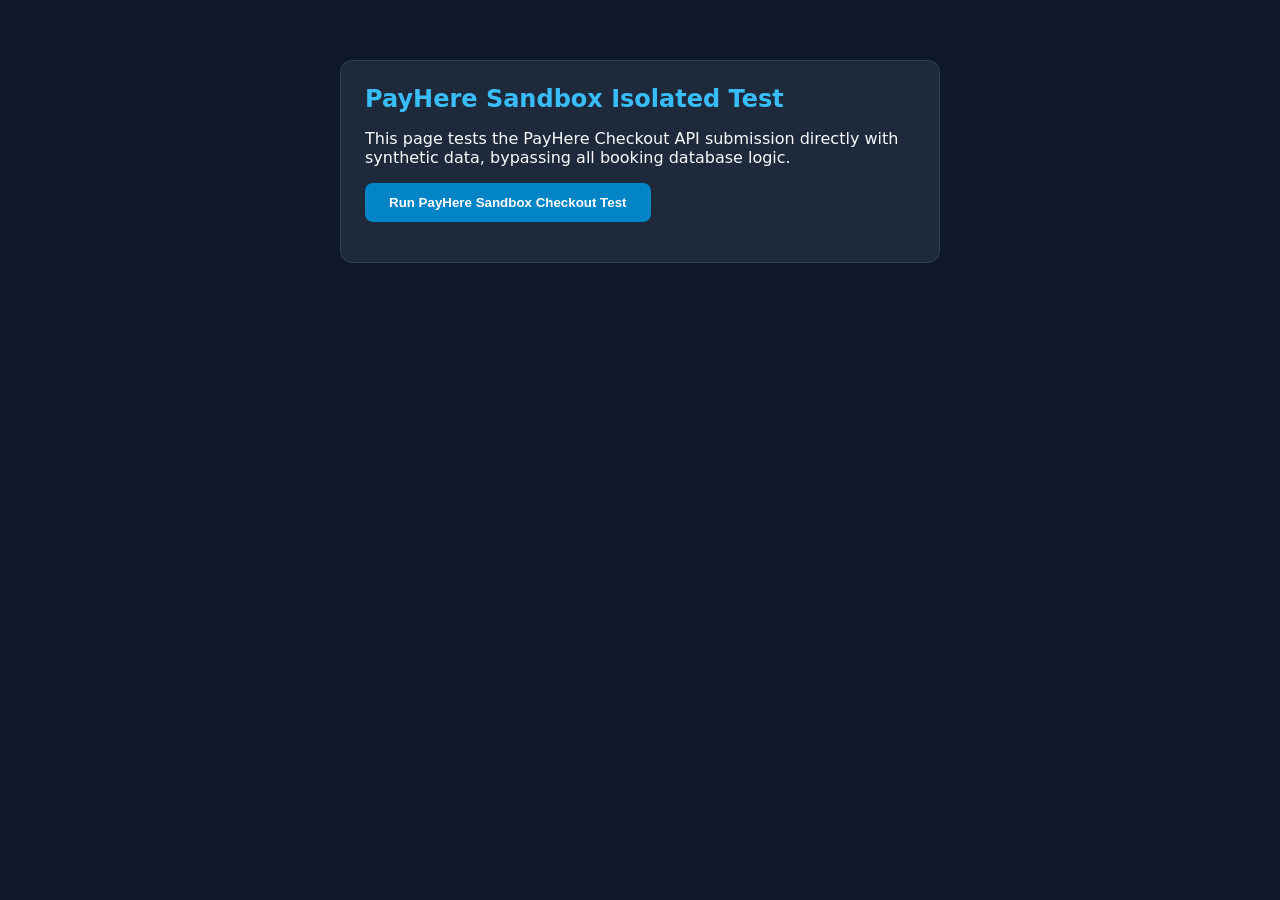
<file: pages/payhere-test.html>
<!DOCTYPE html>
<html lang="en">
<head>
  <meta charset="UTF-8">
  <title>PayHere Sandbox Isolated Test — EventSphere</title>
  <link rel="icon" type="image/png" href="../assets/images/logo.png">
  <link rel="shortcut icon" href="../favicon.ico">
  <link rel="apple-touch-icon" href="../apple-touch-icon.png">
  <style>
    body { font-family: system-ui, sans-serif; max-width: 600px; margin: 40px auto; padding: 20px; background: #0f172a; color: #f8fafc; }
    .card { background: #1e293b; border-radius: 12px; padding: 24px; border: 1px solid #334155; }
    h1 { font-size: 1.5rem; margin-top: 0; color: #38bdf8; }
    button { background: #0284c7; color: white; border: none; padding: 12px 24px; border-radius: 8px; font-weight: 600; cursor: pointer; }
    button:hover { background: #0369a1; }
    pre { background: #090d16; padding: 12px; border-radius: 6px; font-size: 0.85rem; overflow-x: auto; color: #a5f3fc; }
  </style>
</head>
<body>
  <div class="card">
    <h1>PayHere Sandbox Isolated Test</h1>
    <p>This page tests the PayHere Checkout API submission directly with synthetic data, bypassing all booking database logic.</p>
    <button id="testBtn" onclick="runIsolatedTest()">Run PayHere Sandbox Checkout Test</button>
    <div id="status" style="margin-top: 16px;"></div>
    <pre id="logOutput" style="display:none;"></pre>
  </div>

  <script>
    async function runIsolatedTest() {
      const statusEl = document.getElementById('status');
      const logEl = document.getElementById('logOutput');
      statusEl.textContent = 'Fetching test checkout DTO from backend...';
      
      try {
        const res = await fetch('http://localhost:7080/api/v1/payments/test-checkout');
        const json = await res.json();
        
        if (!json.data) {
          throw new Error('Malformed backend response: ' + JSON.stringify(json));
        }

        const data = json.data;
        logEl.style.display = 'block';
        logEl.textContent = JSON.stringify({
          merchant_id: data.merchantId,
          order_id: data.orderId,
          amount: data.amount,
          currency: data.currency,
          hash_length: data.hash ? data.hash.length : 0,
          actionUrl: data.actionUrl,
          return_url: data.returnUrl,
          cancel_url: data.cancelUrl,
          notify_url: data.notifyUrl
        }, null, 2);

        statusEl.textContent = 'Submitting form to PayHere Sandbox...';

        const actionUrl = data.actionUrl || 'https://sandbox.payhere.lk/pay/checkout';

        const fields = {
          merchant_id: data.merchantId,
          return_url: data.returnUrl,
          cancel_url: data.cancelUrl,
          notify_url: data.notifyUrl,
          first_name: data.firstName,
          last_name: data.lastName,
          email: data.email,
          phone: data.phone,
          address: data.address,
          city: data.city,
          country: data.country,
          order_id: data.orderId,
          items: data.itemsDescription,
          currency: data.currency,
          amount: data.amount,
          hash: data.hash
        };

        const form = document.createElement('form');
        form.method = 'POST';
        form.action = actionUrl;

        Object.entries(fields).forEach(([key, val]) => {
          if (val !== undefined && val !== null) {
            const input = document.createElement('input');
            input.type = 'hidden';
            input.name = key;
            input.value = val;
            form.appendChild(input);
          }
        });

        document.body.appendChild(form);
        form.submit();

      } catch (err) {
        statusEl.textContent = 'Error: ' + err.message;
        console.error(err);
      }
    }
  </script>
</body>
</html>
</file>
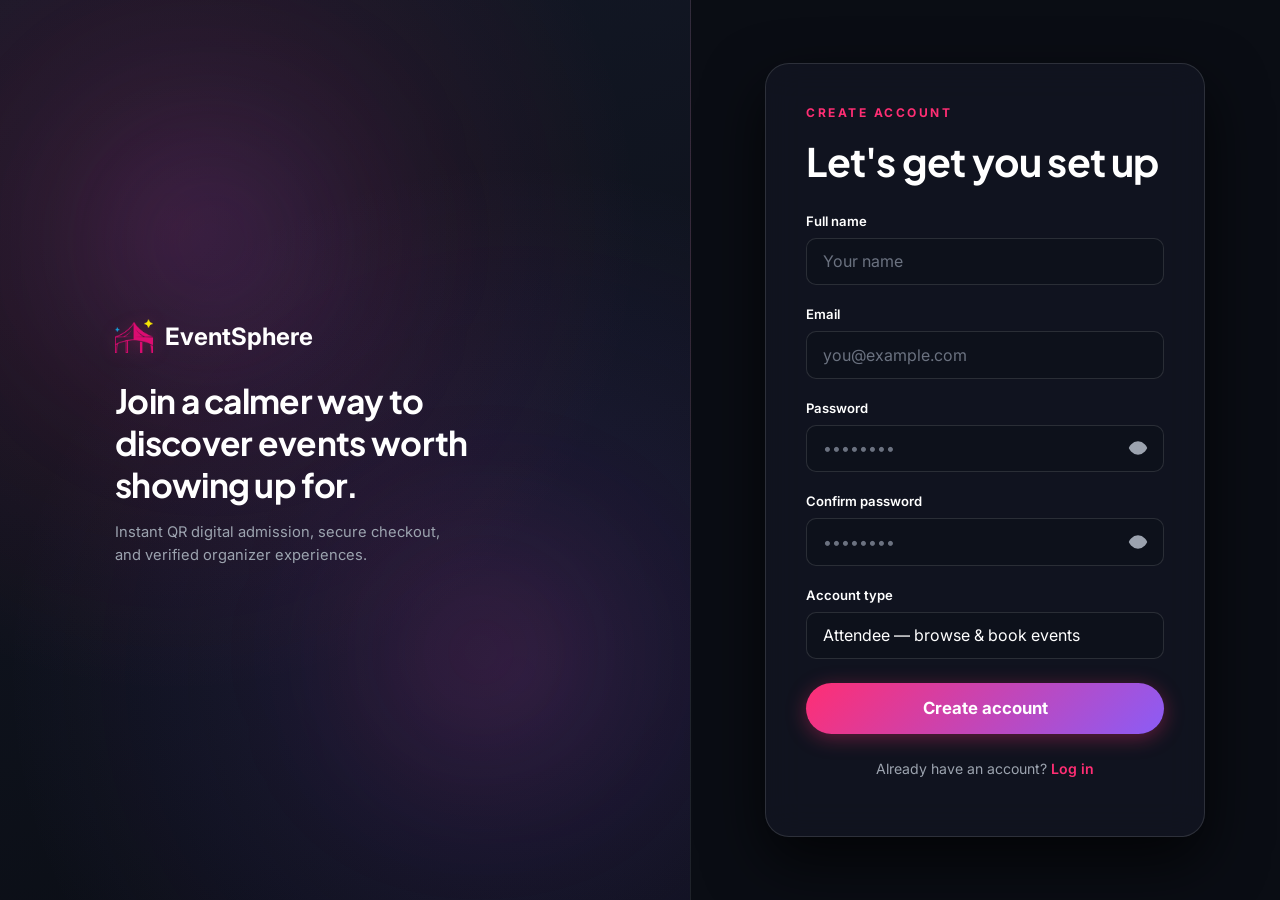
<file: pages/register.html>
<!DOCTYPE html>
<html lang="en">
<head>
<meta charset="UTF-8">
<meta name="viewport" content="width=device-width, initial-scale=1.0">
<title>Sign up — EventSphere</title>
<link rel="icon" type="image/png" href="../assets/images/logo.png">
<link rel="shortcut icon" href="../favicon.ico">
<link rel="apple-touch-icon" href="../apple-touch-icon.png">
<link href="https://fonts.googleapis.com/css2?family=Cormorant+Garamond:wght@500;600;700&family=Inter:wght@400;500;600;700&display=swap" rel="stylesheet">
<link href="https://cdn.jsdelivr.net/npm/bootstrap@5.3.3/dist/css/bootstrap.min.css" rel="stylesheet">
<link href="https://cdn.jsdelivr.net/npm/bootstrap-icons@1.11.3/font/bootstrap-icons.css" rel="stylesheet">
<link rel="stylesheet" href="../css/style.css">
<link rel="stylesheet" href="../css/components.css">
<link rel="stylesheet" href="../css/responsive.css">
</head>
<body data-page="register">

<div class="auth-shell">
  <div class="auth-visual">
    <div class="hero-blob" style="width:340px; height:340px; background: radial-gradient(circle, rgba(139,92,246,0.22) 0%, transparent 70%); top:8%; left:6%;"></div>
    <div class="hero-blob" style="width:280px; height:280px; background: radial-gradient(circle, rgba(255,46,116,0.22) 0%, transparent 70%); bottom:12%; right:10%;"></div>
    <div class="auth-content">
      <a href="../index.html" class="brand mb-4 d-inline-flex align-items-center gap-2 text-decoration-none" style="color:#FFF;">
        <img src="../assets/images/logo.png" alt="EventSphere Logo" class="brand-logo me-1">
        <span class="fw-bold fs-4 text-white">EventSphere</span>
      </a>
      <h2 class="text-white fw-bold mb-3" style="max-width:380px; font-size: 2.1rem; line-height: 1.25;">Join a calmer way to discover events worth showing up for.</h2>
      <p class="text-muted-soft" style="max-width:340px; font-size: 0.92rem;">Instant QR digital admission, secure checkout, and verified organizer experiences.</p>
    </div>
  </div>
  <div class="auth-form-side">
    <div class="auth-card">
      <p class="eyebrow">Create account</p>
      <h2 class="mb-4 text-white">Let's get you set up</h2>
      <form id="registerForm" class="d-flex flex-column gap-3" novalidate>
        <div>
          <label class="form-label text-white" for="regFullName">Full name</label>
          <input type="text" class="form-control" id="regFullName" name="fullName" required placeholder="Your name">
          <div class="invalid-feedback"></div>
        </div>
        <div>
          <label class="form-label text-white" for="regEmail">Email</label>
          <input type="email" class="form-control" id="regEmail" name="email" required placeholder="you@example.com">
          <div class="invalid-feedback"></div>
        </div>
        <div>
          <label class="form-label text-white" for="regPassword">Password</label>
          <div class="password-toggle-group">
            <input type="password" class="form-control" id="regPassword" name="password" required placeholder="••••••••">
            <button type="button" class="password-toggle-btn" aria-label="Show password" title="Show password"></button>
          </div>
          <div class="invalid-feedback"></div>
        </div>
        <div>
          <label class="form-label text-white" for="regConfirmPassword">Confirm password</label>
          <div class="password-toggle-group">
            <input type="password" class="form-control" id="regConfirmPassword" name="confirmPassword" required placeholder="••••••••">
            <button type="button" class="password-toggle-btn" aria-label="Show password" title="Show password"></button>
          </div>
          <div class="invalid-feedback"></div>
        </div>
        <div>
          <label class="form-label text-white">Account type</label>
          <select class="form-select" name="accountType">
            <option value="USER">Attendee — browse &amp; book events</option>
            <option value="ORGANIZER">Organizer — host events (pending review)</option>
          </select>
        </div>
        <button type="submit" class="btn btn-primary btn-lg mt-2">Create account</button>
      </form>
      <p class="text-center mt-4 text-muted-soft" style="font-size:0.88rem;">Already have an account? <a href="login.html" id="loginLink" style="color: var(--neon-rose); font-weight:600;">Log in</a></p>
    </div>
  </div>
</div>

<script src="../js/env.js"></script>
<script src="../js/api/config.js"></script>
<script src="../js/api/auth.js"></script>
<script src="../js/utils/icons.js"></script>
<script src="../js/utils/toast.js"></script>
<script src="../js/utils/validation.js"></script>
<script src="../js/utils/otp-modal.js"></script>
<script>
const brandSp = document.getElementById('brandSparkle');
if (brandSp) brandSp.innerHTML = EsIcons.sparkle;
EsValidation.initPasswordToggles(document.getElementById('registerForm'));
EsValidation.attachLiveValidation(document.getElementById('registerForm'));

document.getElementById('registerForm').addEventListener('submit', async (e) => {
  e.preventDefault();
  const form = e.target;
  EsValidation.clearFormErrors(form);

  const fullNameInput = form.querySelector('[name="fullName"]');
  const emailInput = form.querySelector('[name="email"]');
  const passwordInput = form.querySelector('[name="password"]');
  const confirmPasswordInput = form.querySelector('[name="confirmPassword"]');

  let isValid = true;
  if (!EsValidation.validateRequiredField(fullNameInput, 'Full name')) isValid = false;
  if (!EsValidation.validateEmailField(emailInput)) isValid = false;
  if (!EsValidation.validatePasswordField(passwordInput, 'Password')) isValid = false;
  if (!EsValidation.validatePasswordConfirmation(passwordInput, confirmPasswordInput)) isValid = false;

  if (!isValid) {
    esToast('Please fix the errors in the form.', 'error');
    return;
  }

  const fd = new FormData(form);
  const payload = Object.fromEntries(fd.entries());

  delete payload.accountType;
  delete payload.confirmPassword;
  payload.email = (payload.email || '').trim();

  const btn = form.querySelector('button[type="submit"]');
  if (btn) { btn.disabled = true; btn.textContent = 'Creating account...'; }

  try {
    await AuthAPI.register(payload);
    if (btn) { btn.disabled = false; btn.textContent = 'Create account'; }
    
    // Launch Email OTP Verification Modal
    EsOtpModal.open({
      email: payload.email,
      title: 'Verify Your Email',
      message: "We've sent a 6-digit verification code to your email.",
      onSuccess: (authData) => {
        esToast('Account verified — welcome to EventSphere!');
        const redirectUrl = new URLSearchParams(window.location.search).get('redirect');
        setTimeout(() => {
          if (redirectUrl) {
            window.location.href = decodeURIComponent(redirectUrl);
          } else {
            if (EsAuthStore.hasRole('ADMIN')) window.location.href = 'admin-dashboard.html';
            else if (EsAuthStore.hasRole('ORGANIZER')) window.location.href = 'organizer-dashboard.html';
            else window.location.href = '../index.html';
          }
        }, 500);
      },
      onEditEmail: () => {
        if (emailInput) emailInput.focus();
      }
    });
  } catch (err) {
    esToast(err.message || 'Could not create your account.', 'error');
    if (btn) { btn.disabled = false; btn.textContent = 'Create account'; }
  }
});
</script>

</body>
</html>
</file>
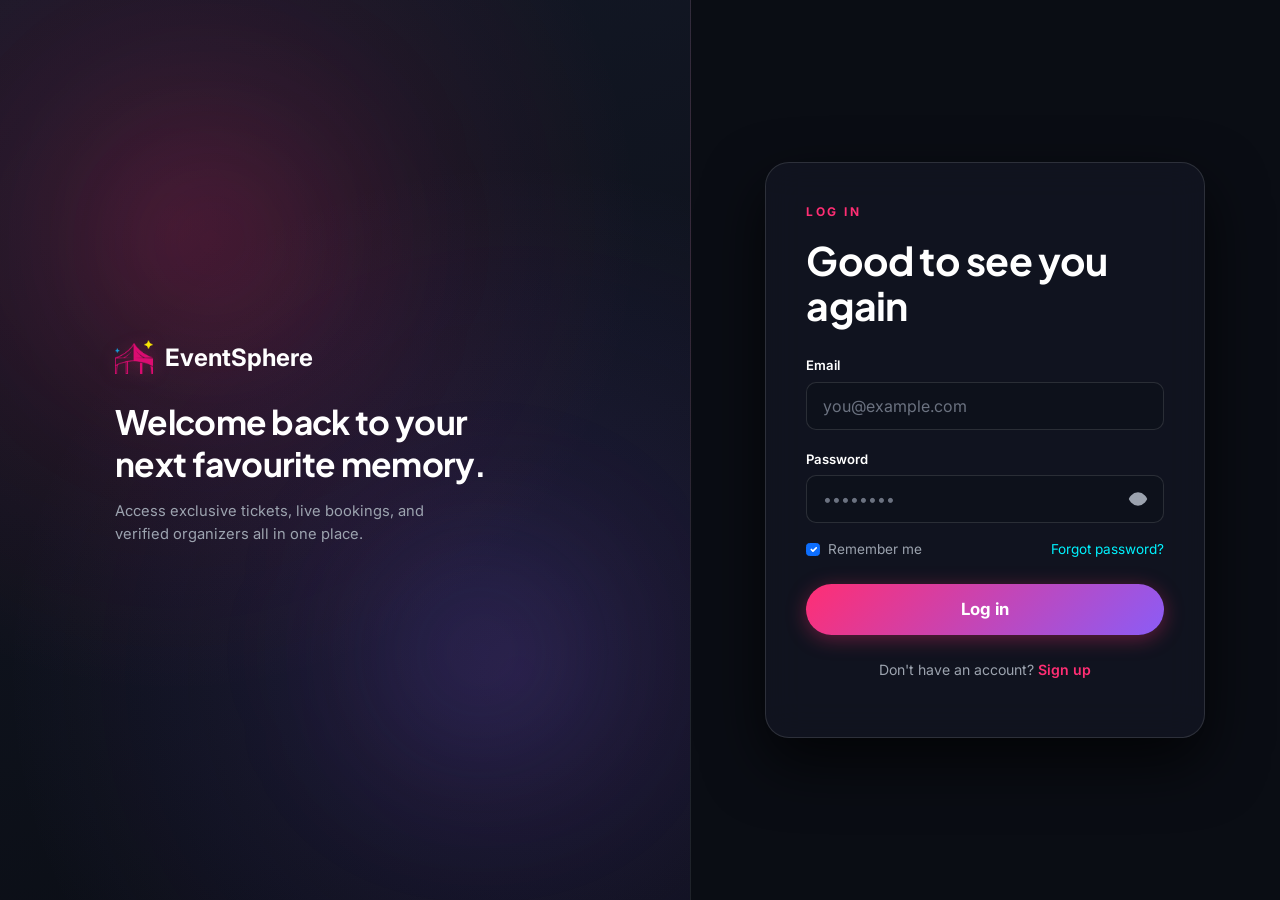
<file: pages/ticket.html>
<!DOCTYPE html>
<html lang="en">
<head>
<meta charset="UTF-8">
<meta name="viewport" content="width=device-width, initial-scale=1.0">
<title>Your Ticket — EventSphere</title>
<link rel="icon" type="image/png" href="../assets/images/logo.png">
<link rel="shortcut icon" href="../favicon.ico">
<link rel="apple-touch-icon" href="../apple-touch-icon.png">
<link rel="preconnect" href="https://fonts.googleapis.com">
<link href="https://fonts.googleapis.com/css2?family=Cormorant+Garamond:wght@500;600;700&family=Inter:wght@400;500;600;700&display=swap" rel="stylesheet">
<link href="https://cdn.jsdelivr.net/npm/bootstrap@5.3.3/dist/css/bootstrap.min.css" rel="stylesheet">
<link href="https://cdn.jsdelivr.net/npm/bootstrap-icons@1.11.3/font/bootstrap-icons.css" rel="stylesheet">
<link rel="stylesheet" href="../css/style.css">
<link rel="stylesheet" href="../css/components.css">
<link rel="stylesheet" href="../css/responsive.css">
<link rel="stylesheet" href="../css/ticket.css">
</head>
<body data-page="bookings">

<!-- Navbar -->
<nav class="es-navbar no-print">
  <div class="container-narrow d-flex align-items-center justify-content-between">
    <a href="../index.html" class="brand text-decoration-none d-flex align-items-center">
      <img src="../assets/images/logo.png" alt="EventSphere Logo" class="brand-logo me-2">EventSphere
    </a>
    <div id="navAuthSlot" class="d-flex align-items-center gap-2"></div>
  </div>
</nav>

<section class="section py-4">
  <div class="container-narrow">
    <div class="text-center mb-4 no-print">
      <p class="eyebrow mb-1">Present this at the entrance</p>
      <h2>Your Digital Admission Passes</h2>
      <a href="my-bookings.html" class="btn btn-quiet btn-sm mt-1">
        <i class="bi bi-arrow-left me-1"></i> Back to My Bookings
      </a>
    </div>

    <!-- Ticket Cards Grid Slot -->
    <div class="ticket-grid" id="ticketsWrapper">
      <div class="text-center py-5 text-muted-soft col-12">
        <i class="bi bi-arrow-repeat spin fs-2 d-block mb-2"></i> Loading ticket pass...
      </div>
    </div>

    <!-- Print & Navigation Actions -->
    <div class="text-center mt-4 d-flex gap-2 justify-content-center no-print" id="ticketActions" style="display: none !important;">
      <button class="btn btn-outline-soft" onclick="window.print()">
        <i class="bi bi-printer me-1"></i> Print Tickets
      </button>
      <a href="my-bookings.html" class="btn btn-primary">
        <i class="bi bi-check2-circle me-1"></i> Done
      </a>
    </div>
  </div>
</section>

<!-- Core Scripts -->
<script src="https://cdn.jsdelivr.net/npm/bootstrap@5.3.3/dist/js/bootstrap.bundle.min.js"></script>
<script src="../js/env.js"></script>
<script src="../js/api/config.js"></script>
<script src="../js/api/auth.js"></script>
<script src="../js/api/events.js"></script>
<script src="../js/api/bookings.js"></script>
<script src="../js/utils/icons.js"></script>
<script src="../js/utils/toast.js"></script>
<script src="../js/utils/nav.js"></script>

<script>
const brandSp = document.getElementById('brandSparkle');
if (brandSp) brandSp.innerHTML = EsIcons.sparkle;

if (!EsAuthStore.isLoggedIn()) {
  window.location.href = 'login.html?redirect=' + encodeURIComponent(window.location.href);
}

const bookingId = new URLSearchParams(window.location.search).get('bookingId');

function unwrap(res) {
  if (!res) return null;
  return res.data || res;
}

function renderTickets(booking, eventDetails) {
  const container = document.getElementById('ticketsWrapper');
  const actions = document.getElementById('ticketActions');
  if (!booking) return;

  const eventTitle = booking.eventTitle || eventDetails?.title || 'EventSphere Experience';
  const dt = eventDetails?.startDatetime ? new Date(eventDetails.startDatetime) : null;
  const dateText = dt ? dt.toLocaleDateString(undefined, { weekday: 'short', month: 'short', day: 'numeric', year: 'numeric' }) : 'Date TBA';
  const timeText = dt ? dt.toLocaleTimeString(undefined, { hour: '2-digit', minute: '2-digit' }) : 'Time TBA';
  const venueText = eventDetails?.venueName || eventDetails?.venue?.name || 'Venue TBA';

  // Collect all individual ticket passes across booking items
  const ticketsList = [];
  (booking.items || []).forEach(item => {
    if (item.tickets && item.tickets.length > 0) {
      item.tickets.forEach(t => {
        ticketsList.push({
          ...t,
          ticketTypeName: item.ticketTypeName || 'Standard Admission'
        });
      });
    } else {
      for (let i = 0; i < (item.quantity || 1); i++) {
        ticketsList.push({
          ticketCode: `${booking.bookingReference || 'TK'}-${i + 1}`,
          attendeeName: EsAuthStore.getUser()?.fullName || 'Attendee',
          ticketTypeName: item.ticketTypeName || 'General Admission'
        });
      }
    }
  });

  const isBookingConfirmed = booking.status === 'CONFIRMED';
  const isEventPast = dt && dt < new Date();

  container.innerHTML = ticketsList.map((t, idx) => {
    const code = t.ticketCode || `${booking.bookingReference}-${idx + 1}`;
    const qrPayload = t.qrPayload || t.signedPayload || t.signedQrPayload || code;
    const qrUrl = `https://api.qrserver.com/v1/create-qr-code/?size=200x200&margin=4&data=${encodeURIComponent(qrPayload)}`;

    // Resolve effective ticket status (VALID, USED, CANCELLED, EXPIRED, PENDING)
    const isEventCancelled = eventDetails?.status === 'CANCELLED';
    let statusKey = (t.status || (isBookingConfirmed ? 'VALID' : booking.status)).toUpperCase();
    if (booking.status === 'CANCELLED' || statusKey === 'CANCELLED' || isEventCancelled) {
      statusKey = 'CANCELLED';
    } else if (statusKey === 'USED') {
      statusKey = 'USED';
    } else if (isEventPast) {
      statusKey = 'EXPIRED';
    } else if (isBookingConfirmed || statusKey === 'VALID') {
      statusKey = 'VALID';
    }

    // Status Badge Configuration
    let badgeHtml = '';
    let ticketCardClass = 'digital-ticket';
    let qrStubHtml = '';

    if (statusKey === 'VALID') {
      badgeHtml = `<span class="badge bg-success text-white" style="font-size:0.75rem;"><i class="bi bi-check-circle-fill me-1"></i>VALID</span>`;
      qrStubHtml = `
        <div class="qr-img-box">
          <img src="${qrUrl}" alt="Admission QR Code" loading="lazy">
        </div>
        <div class="text-muted-soft small mb-1" style="font-size:0.75rem;">Scan at Entrance</div>
        <div class="code-label fw-bold text-white" title="${code}"><code>${code}</code></div>
      `;
    } else if (statusKey === 'USED') {
      ticketCardClass += ' ticket-used';
      badgeHtml = `<span class="badge text-white" style="background:#6366f1; font-size:0.75rem;"><i class="bi bi-shield-check me-1"></i>USED / ADMITTED</span>`;
      qrStubHtml = `
        <div class="qr-img-box">
          <img src="${qrUrl}" alt="Admission QR Code" style="opacity:0.25; filter:grayscale(1);">
          <div class="qr-used-overlay">
            <i class="bi bi-check2-circle fs-1 text-success d-block mb-1"></i>
            <span class="badge bg-dark text-white fw-bold" style="font-size:0.68rem; letter-spacing:0.5px;">ADMITTED</span>
          </div>
        </div>
        <div class="text-success small fw-semibold mb-1" style="font-size:0.75rem;"><i class="bi bi-check2 me-1"></i>Ticket Checked In</div>
        <div class="code-label text-muted" title="${code}"><code>${code}</code></div>
      `;
    } else if (statusKey === 'EXPIRED') {
      ticketCardClass += ' ticket-expired';
      badgeHtml = `<span class="badge bg-secondary text-white" style="font-size:0.75rem;"><i class="bi bi-clock-history me-1"></i>EXPIRED</span>`;
      qrStubHtml = `
        <div class="qr-img-box">
          <img src="${qrUrl}" alt="Admission QR Code" style="opacity:0.2; filter:grayscale(1);">
          <div class="qr-used-overlay">
            <i class="bi bi-hourglass-bottom fs-2 text-warning d-block mb-1"></i>
            <span class="badge bg-dark text-white fw-bold" style="font-size:0.68rem;">EVENT CONCLUDED</span>
          </div>
        </div>
        <div class="text-muted-soft small mb-1" style="font-size:0.75rem;">Pass Expired</div>
        <div class="code-label text-muted" title="${code}"><code>${code}</code></div>
      `;
    } else if (statusKey === 'CANCELLED') {
      ticketCardClass += ' ticket-cancelled';
      badgeHtml = `<span class="badge bg-danger text-white" style="font-size:0.75rem;"><i class="bi bi-x-circle me-1"></i>${isEventCancelled ? 'EVENT CANCELLED' : 'CANCELLED'}</span>`;
      qrStubHtml = `
        <div class="text-danger py-4">
          <i class="bi bi-x-octagon fs-1 d-block mb-1"></i>
          <span class="fw-bold small d-block">Cancelled</span>
          <span class="text-muted" style="font-size:0.7rem;">${isEventCancelled ? 'Event called off · Pass void' : 'This ticket is void'}</span>
        </div>
      `;
    } else {
      badgeHtml = `<span class="badge bg-warning text-dark" style="font-size:0.75rem;"><i class="bi bi-hourglass-split me-1"></i>PENDING</span>`;
      qrStubHtml = `
        <div class="text-warning py-3">
          <i class="bi bi-clock-history fs-2 d-block mb-1"></i>
          <span class="fw-bold small d-block">Pending Payment</span>
          <span class="text-muted" style="font-size:0.7rem;">QR codes activate on confirmation</span>
        </div>
      `;
    }

    return `
    <div class="${ticketCardClass}">
      <!-- Header -->
      <div class="tk-header">
        <div class="d-flex align-items-center">
          <span class="sparkle me-1">${EsIcons.sparkle}</span> EventSphere Pass
        </div>
        ${badgeHtml}
      </div>

      <!-- Horizontal Content Split -->
      <div class="tk-content-split">
        
        <!-- Left: Event & Attendee Details -->
        <div class="tk-details">
          <h4 class="fw-bold text-white mb-1" style="font-family:var(--font-display);">${eventTitle}</h4>
          
          <div class="d-flex flex-wrap gap-3 text-muted-soft small mb-3">
            <div><i class="bi bi-calendar3 me-1 text-primary"></i> ${dateText}</div>
            <div><i class="bi bi-clock me-1 text-primary"></i> ${timeText}</div>
            <div><i class="bi bi-geo-alt me-1 text-primary"></i> ${venueText}</div>
          </div>

          <div class="p-2 px-3 rounded-2 mb-3" style="background: rgba(255,255,255,0.03); border: 1px solid rgba(255,255,255,0.06);">
            <div class="text-muted-soft" style="font-size:0.72rem; letter-spacing:0.5px;">ATTENDEE</div>
            <div class="fw-bold text-white fs-6">${t.attendeeName || t.name || 'Ticket Holder'}</div>
            <div class="text-muted-soft" style="font-size:0.78rem;">${t.attendeeEmail || t.email || ''}</div>
          </div>

          <div class="d-flex justify-content-between align-items-center pt-1 border-top border-secondary border-opacity-25">
            <div>
              <span class="text-muted-soft" style="font-size:0.72rem;">TIER</span>
              <div class="fw-semibold text-white small">${t.ticketTypeName || 'Standard'}</div>
            </div>
            <div class="text-end">
              <span class="text-muted-soft" style="font-size:0.72rem;">REF</span>
              <div class="fw-bold text-muted" style="font-size:0.8rem;"><code>${booking.bookingReference || booking.id}</code></div>
            </div>
          </div>
        </div>

        <!-- Middle: Vertical Perforation Line with Semicircle Cutouts -->
        <div class="ticket-perforation-v">
          <div class="cutout-top"></div>
          <div class="cutout-bottom"></div>
        </div>

        <!-- Right: Scannable QR Code Stub -->
        <div class="tk-qr-stub">
          ${qrStubHtml}
        </div>

      </div>
    </div>`;
  }).join('');

  if (eventDetails?.status === 'CANCELLED') {
    const cancelledBanner = `
      <div class="alert alert-danger py-3 px-3 mb-4 rounded-3 d-flex align-items-center gap-3 w-100" style="background:rgba(239,68,68,0.12); border:1px solid rgba(239,68,68,0.35);">
        <i class="bi bi-exclamation-octagon-fill fs-3 text-danger"></i>
        <div>
          <h6 class="fw-bold text-white mb-1">Notice: This Event Was Cancelled</h6>
          <p class="small text-muted-soft mb-0" style="line-height:1.5;">
            The event host called off this event. Admission passes are voided, and refunds are being issued to your original payment method via PayHere IPG.
          </p>
        </div>
      </div>`;
    container.innerHTML = cancelledBanner + container.innerHTML;
  }

  if (actions) actions.style.removeProperty('display');
}

async function loadTicket() {
  const container = document.getElementById('ticketsWrapper');

  if (!bookingId) {
    container.innerHTML = `
      <div class="state-block text-center py-5 w-100">
        <h4 class="text-danger">No Booking Specified</h4>
        <p class="text-muted-soft">Please return to your bookings page to select a valid ticket.</p>
        <a href="my-bookings.html" class="btn btn-primary btn-sm">Go to My Bookings</a>
      </div>`;
    return;
  }

  // STEP 1: INSTANT SYNCHRONOUS HYDRATION (0ms from cache)
  let cachedBooking = window.EsCache?.getBooking(bookingId);
  cachedBooking = unwrap(cachedBooking);
  if (cachedBooking) {
    const cachedEvent = cachedBooking.eventId ? unwrap(window.EsCache?.getEvent(cachedBooking.eventId)) : null;
    renderTickets(cachedBooking, cachedEvent);
  }

  // STEP 2: SWR FETCH FROM SERVER
  try {
    const rawBooking = await BookingsAPI.getById(bookingId, {
      onRevalidate: async (fresh) => {
        const b = unwrap(fresh);
        if (b) {
          let ev = b.eventId ? unwrap(window.EsCache?.getEvent(b.eventId)) : null;
          if (!ev && b.eventId) {
            try { ev = unwrap(await EventsAPI.getById(b.eventId)); } catch (e) {}
          }
          renderTickets(b, ev);
        }
      }
    });
    const booking = unwrap(rawBooking);
    if (!booking) throw new Error('Booking record not found');

    let eventDetails = booking.eventId ? unwrap(window.EsCache?.getEvent(booking.eventId)) : null;
    if (!eventDetails && booking.eventId) {
      try {
        const rawEvent = await EventsAPI.getById(booking.eventId);
        eventDetails = unwrap(rawEvent);
      } catch (e) {
        console.warn('Could not fetch extra event details:', e);
      }
    }

    renderTickets(booking, eventDetails);
  } catch (err) {
    console.error('Failed to load ticket:', err);
    if (!cachedBooking) {
      container.innerHTML = `
        <div class="state-block text-center py-5 w-100">
          <h4 class="text-danger">Could not load tickets</h4>
          <p class="text-muted-soft">${err.message || 'Server error occurred'}</p>
          <a href="my-bookings.html" class="btn btn-quiet btn-sm">Return to Bookings</a>
        </div>`;
    }
  }
}

loadTicket();
</script>
</body>
</html>
</file>
<file: css/style.css>
/* =========================================================
   EventSphere — Dark Luxe & Midnight Glass Design System
   Deep obsidian surfaces, neon cyber-rose & violet gradients,
   frosted glassmorphism, and high-impact visual depth.
   ========================================================= */

@import url('https://fonts.googleapis.com/css2?family=Plus+Jakarta+Sans:wght@400;500;600;700;800&family=Inter:wght@400;500;600;700&display=swap');

:root {
  /* ---- Midnight Obsidian Base Palette ---- */
  --bg-dark: #0A0D14;
  --bg-surface: #121622;
  --bg-card: rgba(18, 22, 34, 0.72);
  --bg-card-hover: rgba(28, 34, 52, 0.85);
  --bg-glass: rgba(255, 255, 255, 0.04);
  --bg-glass-heavy: rgba(14, 18, 28, 0.85);

  /* ---- Luminous Neon Gradients & Accents ---- */
  --neon-rose: #FF2E74;
  --neon-violet: #8B5CF6;
  --neon-cyan: #00F2FE;
  --neon-blue: #4FACFE;
  --neon-amber: #FFB703;
  --neon-emerald: #10B981;
  --error: #EF4444;

  /* ---- Gradient Presets ---- */
  --grad-primary: linear-gradient(135deg, #FF2E74 0%, #8B5CF6 100%);
  --grad-primary-hover: linear-gradient(135deg, #FF4585 0%, #9D74FF 100%);
  --grad-cyan: linear-gradient(135deg, #00F2FE 0%, #4FACFE 100%);
  --grad-amber: linear-gradient(135deg, #FFB703 0%, #FB8500 100%);
  --grad-dark: linear-gradient(180deg, #121624 0%, #0A0D14 100%);
  --grad-glass: linear-gradient(135deg, rgba(255, 255, 255, 0.08) 0%, rgba(255, 255, 255, 0.02) 100%);

  /* ---- Legacy Token Mappings (for seamless compatibility) ---- */
  --ivory: #0A0D14;
  --cream-card: rgba(18, 22, 34, 0.78);
  --blush: rgba(255, 46, 116, 0.18);
  --blush-soft: rgba(255, 46, 116, 0.10);
  --dusty-rose: #FF2E74;
  --dusty-rose-dark: #E02060;
  --sage: #10B981;
  --sage-soft: rgba(16, 185, 129, 0.15);
  --lavender: #8B5CF6;
  --lavender-soft: rgba(139, 92, 246, 0.16);
  --powder-blue: #38BDF8;
  --powder-blue-soft: rgba(56, 189, 248, 0.15);
  --beige: #161B28;
  --charcoal: #F9FAFB;
  --charcoal-soft: #D1D5DB;
  --charcoal-faint: #9CA3AF;
  --line: rgba(255, 255, 255, 0.08);

  /* ---- Typography ---- */
  --font-display: 'Plus Jakarta Sans', 'Inter', -apple-system, BlinkMacSystemFont, sans-serif;
  --font-body: 'Inter', -apple-system, BlinkMacSystemFont, sans-serif;

  /* ---- Shape & Glassmorphism Elevation ---- */
  --radius-lg: 24px;
  --radius-md: 16px;
  --radius-sm: 10px;
  --radius-pill: 999px;
  --shadow-soft: 0 12px 36px rgba(0, 0, 0, 0.45);
  --shadow-lift: 0 20px 50px rgba(0, 0, 0, 0.65), 0 0 20px rgba(255, 46, 116, 0.12);
  --shadow-glow: 0 0 25px rgba(255, 46, 116, 0.4);
  --shadow-tiny: 0 2px 12px rgba(0, 0, 0, 0.35);
  --glass-border: 1px solid rgba(255, 255, 255, 0.08);
}

* {
  box-sizing: border-box;
}

html {
  scroll-behavior: smooth;
}

body {
  font-family: var(--font-body);
  background: var(--bg-dark);
  color: var(--charcoal);
  -webkit-font-smoothing: antialiased;
  line-height: 1.55;
  background-image:
    radial-gradient(ellipse 80% 80% at 50% -20%, rgba(139, 92, 246, 0.12), rgba(255, 255, 255, 0)),
    radial-gradient(ellipse 60% 60% at 90% 10%, rgba(255, 46, 116, 0.10), rgba(255, 255, 255, 0));
  background-attachment: fixed;
}

h1,
h2,
h3,
h4,
.display-font {
  font-family: var(--font-display);
  font-weight: 700;
  color: #FFFFFF;
  letter-spacing: -0.02em;
}

h1 {
  font-size: clamp(2.5rem, 5vw, 3.8rem);
  line-height: 1.08;
}

h2 {
  font-size: clamp(1.85rem, 3.5vw, 2.45rem);
  line-height: 1.15;
}

h3 {
  font-size: 1.6rem;
}

p {
  color: var(--charcoal-soft);
}

a {
  color: var(--neon-cyan);
  text-decoration: none;
  transition: color 0.2s ease;
}

a:hover {
  color: #38BDF8;
}

.brand-logo {
  height: 34px;
  width: auto;
  max-width: 42px;
  object-fit: contain;
  display: inline-block;
  vertical-align: middle;
  filter: drop-shadow(0 2px 8px rgba(255, 46, 116, 0.25));
  transition: transform 0.2s ease;
}

.brand:hover .brand-logo {
  transform: scale(1.06);
}


.gradient-text {
  background: var(--grad-primary);
  -webkit-background-clip: text;
  -webkit-text-fill-color: transparent;
  display: inline-block;
}

.gradient-text-cyan {
  background: var(--grad-cyan);
  -webkit-background-clip: text;
  -webkit-text-fill-color: transparent;
  display: inline-block;
}

.eyebrow {
  font-family: var(--font-body);
  font-size: 0.75rem;
  letter-spacing: 2.5px;
  text-transform: uppercase;
  color: var(--neon-rose);
  font-weight: 700;
}

.text-muted-soft {
  color: var(--charcoal-faint) !important;
}

.section {
  padding: 5.5rem 0;
}

.section-sm {
  padding: 3rem 0;
}

/* ---- Responsive Proportional Container ---- */
.container-narrow {
  width: 100%;
  max-width: 1360px;
  margin: 0 auto;
  padding-left: clamp(1.25rem, 3vw, 3.5rem);
  padding-right: clamp(1.25rem, 3vw, 3.5rem);
}

/* ---- Signature motif: sparkle bloom ---- */
.sparkle {
  display: inline-block;
  width: 1.1em;
  height: 1.1em;
  position: relative;
  color: var(--neon-rose);
  filter: drop-shadow(0 0 8px rgba(255, 46, 116, 0.6));
}

.sparkle svg {
  width: 100%;
  height: 100%;
  display: block;
}

/* ---- Navbar (Frosted Obsidian Glass) ---- */
.es-navbar {
  padding: 0.85rem 0;
  width: 100%;
  background: rgba(10, 13, 20, 0.82);
  backdrop-filter: blur(16px);
  -webkit-backdrop-filter: blur(16px);
  border-bottom: 1px solid rgba(255, 255, 255, 0.08);
  position: sticky;
  top: 0;
  z-index: 1020;
}

.es-navbar .container-narrow,
.es-navbar .container,
.es-navbar .container-fluid {
  max-width: 100% !important;
  width: 100% !important;
  padding-left: clamp(1.25rem, 2.5vw, 2.5rem) !important;
  padding-right: clamp(1.25rem, 2.5vw, 2.5rem) !important;
  display: flex;
  align-items: center;
  justify-content: space-between;
}

.es-navbar .brand {
  font-family: var(--font-display);
  font-size: 1.5rem;
  font-weight: 800;
  color: #FFFFFF;
  letter-spacing: -0.03em;
}

/* Center Navigation Links */
.es-navbar .navbar-nav {
  display: flex;
  flex-direction: row !important;
  align-items: center;
  gap: 1.5rem;
  margin: 0;
}

.es-navbar .nav-link {
  font-size: 0.92rem;
  font-weight: 600;
  color: #9CA3AF !important;
  transition: all 0.2s ease;
  border-radius: var(--radius-pill);
}

.es-navbar .nav-link:hover,
.es-navbar .nav-link.active {
  color: #FFFFFF !important;
  text-shadow: 0 0 12px rgba(255, 255, 255, 0.4);
}

/* Icon Buttons (Search & Notifications) */
.icon-btn {
  background: rgba(255, 255, 255, 0.06);
  border: 1px solid rgba(255, 255, 255, 0.08);
  font-size: 1.1rem;
  color: #D1D5DB;
  width: 40px;
  height: 40px;
  display: inline-flex;
  align-items: center;
  justify-content: center;
  border-radius: var(--radius-pill);
  transition: all 0.2s ease;
}

.icon-btn:hover {
  background: rgba(255, 46, 116, 0.18);
  border-color: rgba(255, 46, 116, 0.4);
  color: #FFF;
  box-shadow: 0 0 12px rgba(255, 46, 116, 0.3);
}

/* ---- Hero Section (Dark Luxe Glass Atmosphere) ---- */
.hero {
  position: relative;
  overflow: hidden;
  padding: 4.5rem 0 5.5rem;
  background: transparent;
}

.hero-glow-1 {
  position: absolute;
  top: -100px;
  right: 5%;
  width: 500px;
  height: 500px;
  background: radial-gradient(circle, rgba(255, 46, 116, 0.18) 0%, rgba(0, 0, 0, 0) 70%);
  filter: blur(50px);
  pointer-events: none;
  z-index: 0;
}

.hero-glow-2 {
  position: absolute;
  bottom: -50px;
  left: 2%;
  width: 450px;
  height: 450px;
  background: radial-gradient(circle, rgba(139, 92, 246, 0.18) 0%, rgba(0, 0, 0, 0) 70%);
  filter: blur(50px);
  pointer-events: none;
  z-index: 0;
}

/* Sleek Glass Search Bar */
.hero-search {
  background: rgba(18, 24, 38, 0.85);
  backdrop-filter: blur(16px);
  -webkit-backdrop-filter: blur(16px);
  border-radius: var(--radius-pill);
  box-shadow: 0 16px 40px rgba(0, 0, 0, 0.5), 0 0 0 1px rgba(255, 255, 255, 0.08);
  padding: 0.5rem 0.6rem 0.5rem 1.4rem;
  display: flex;
  align-items: center;
  gap: 0.75rem;
  max-width: 600px;
  border: 1px solid rgba(255, 255, 255, 0.12);
  transition: all 0.25s ease;
}

.hero-search:focus-within {
  border-color: rgba(255, 46, 116, 0.6);
  box-shadow: 0 20px 45px rgba(0, 0, 0, 0.6), 0 0 25px rgba(255, 46, 116, 0.25);
  transform: translateY(-2px);
}

.hero-search input {
  border: none;
  outline: none;
  background: transparent;
  flex: 1;
  font-size: 0.98rem;
  color: #FFFFFF;
  font-weight: 500;
}

.hero-search input::placeholder {
  color: #9CA3AF;
}

/* Trending tags under search */
.trending-chip {
  background: rgba(255, 255, 255, 0.05);
  border: 1px solid rgba(255, 255, 255, 0.09);
  color: #D1D5DB;
  font-size: 0.78rem;
  font-weight: 600;
  padding: 0.3rem 0.8rem;
  border-radius: var(--radius-pill);
  text-decoration: none;
  transition: all 0.2s ease;
  cursor: pointer;
  display: inline-flex;
  align-items: center;
}

.trending-chip:hover {
  background: rgba(255, 46, 116, 0.15);
  border-color: rgba(255, 46, 116, 0.4);
  color: #FFF;
  transform: translateY(-1px);
}

/* Hero Showcase Bento & Floating Badges */
.hero-visual-card {
  position: relative;
  border-radius: var(--radius-lg);
  overflow: visible;
}

.hero-main-img-wrap {
  position: relative;
  border-radius: var(--radius-lg);
  overflow: hidden;
  border: 1px solid rgba(255, 255, 255, 0.15);
  box-shadow: 0 25px 60px rgba(0, 0, 0, 0.7), 0 0 30px rgba(139, 92, 246, 0.2);
}

.hero-main-img-wrap img {
  width: 100%;
  height: 100%;
  object-fit: cover;
  display: block;
  transition: transform 0.6s cubic-bezier(0.2, 0.8, 0.2, 1);
}

.hero-visual-card:hover .hero-main-img-wrap img {
  transform: scale(1.04);
}

/* Floating Glass Badges */
.glass-badge-floating {
  position: absolute;
  background: rgba(14, 18, 30, 0.85);
  backdrop-filter: blur(16px);
  -webkit-backdrop-filter: blur(16px);
  border: 1px solid rgba(255, 255, 255, 0.14);
  border-radius: var(--radius-md);
  padding: 0.7rem 1.1rem;
  box-shadow: 0 15px 35px rgba(0, 0, 0, 0.6), 0 0 15px rgba(255, 255, 255, 0.05);
  z-index: 10;
  display: flex;
  align-items: center;
  gap: 0.65rem;
  animation: floatSlow 4s ease-in-out infinite;
}

.glass-badge-floating.top-right {
  top: -18px;
  right: -15px;
  animation-delay: 0s;
}

.glass-badge-floating.bottom-left {
  bottom: -20px;
  left: -20px;
  animation-delay: 1.5s;
}

@keyframes floatSlow {

  0%,
  100% {
    transform: translateY(0);
  }

  50% {
    transform: translateY(-7px);
  }
}

.live-pulse-dot {
  width: 8px;
  height: 8px;
  border-radius: 50%;
  background: #10B981;
  box-shadow: 0 0 10px #10B981;
  animation: pulseDot 1.5s infinite;
}

@keyframes pulseDot {

  0%,
  100% {
    opacity: 1;
    transform: scale(1);
  }

  50% {
    opacity: 0.5;
    transform: scale(1.2);
  }
}

/* ---- Filter Pills (Luminous Neon Hover & Active) ---- */
.filter-pill {
  cursor: pointer;
  user-select: none;
  transition: all 0.22s cubic-bezier(0.4, 0, 0.2, 1);
  border: 1px solid rgba(255, 255, 255, 0.09);
  background: rgba(18, 23, 36, 0.75);
  backdrop-filter: blur(10px);
  color: #D1D5DB;
  padding: 0.45rem 1.15rem;
  font-size: 0.86rem;
  font-weight: 600;
  border-radius: var(--radius-pill);
  display: inline-flex;
  align-items: center;
  gap: 0.4rem;
}

.filter-pill:hover {
  background: rgba(255, 255, 255, 0.1);
  border-color: rgba(255, 255, 255, 0.22);
  color: #FFFFFF;
  transform: translateY(-1px);
}

.filter-pill.active {
  background: var(--grad-primary) !important;
  color: #FFFFFF !important;
  border-color: transparent !important;
  box-shadow: 0 0 18px rgba(255, 46, 116, 0.45);
}

/* ---- Event Cards (Frosted Midnight Glass & Glow) ---- */
.event-card {
  background: rgba(18, 22, 34, 0.75);
  backdrop-filter: blur(14px);
  -webkit-backdrop-filter: blur(14px);
  border: 1px solid rgba(255, 255, 255, 0.08);
  border-radius: var(--radius-md);
  overflow: hidden;
  transition: all 0.3s cubic-bezier(0.2, 0.8, 0.2, 1);
  box-shadow: 0 10px 30px rgba(0, 0, 0, 0.35);
  display: flex;
  flex-direction: column;
  height: 100%;
}

.event-card:hover {
  transform: translateY(-6px);
  border-color: rgba(255, 46, 116, 0.35);
  box-shadow: 0 20px 45px rgba(0, 0, 0, 0.6), 0 0 25px rgba(255, 46, 116, 0.15);
}

.event-card .img-wrap {
  position: relative;
  width: 100%;
  aspect-ratio: 16 / 9;
  background: linear-gradient(135deg, #181E2E 0%, #101420 100%);
  overflow: hidden;
  border-top-left-radius: var(--radius-md);
  border-top-right-radius: var(--radius-md);
}

.event-card .img-wrap img {
  width: 100%;
  height: 100%;
  object-fit: cover;
  display: block;
  transition: transform 0.45s ease;
}

.event-card:hover .img-wrap img {
  transform: scale(1.06);
}

.event-card .pill-badge {
  position: absolute;
  top: 12px;
  left: 12px;
  z-index: 2;
  backdrop-filter: blur(8px);
  box-shadow: 0 4px 12px rgba(0, 0, 0, 0.3);
}

.event-card .body {
  padding: 1.25rem 1.4rem 1.15rem;
  display: flex;
  flex-direction: column;
  flex: 1;
}

.event-card .title {
  color: #FFFFFF;
  font-weight: 700;
  font-size: 1.12rem;
  letter-spacing: -0.01em;
  line-height: 1.35;
  margin-bottom: 0.65rem;
}

.event-card .meta {
  color: #D1D5DB !important;
  font-size: 0.86rem;
  font-weight: 500;
  display: flex;
  align-items: center;
  gap: 0.5rem;
  margin-bottom: 0.45rem;
}

.event-card .meta i {
  color: var(--neon-rose);
  font-size: 0.95rem;
  opacity: 0.95;
  flex-shrink: 0;
}

.event-card .price {
  color: #FFFFFF;
  font-weight: 800;
  font-size: 1.05rem;
}

.event-card .price-row {
  margin-top: auto;
  padding-top: 0.95rem;
  display: flex;
  align-items: center;
  justify-content: space-between;
  border-top: 1px solid rgba(255, 255, 255, 0.08) !important;
}

.text-muted {
  color: #9CA3AF !important;
}

.text-dark,
.text-dark-emphasis {
  color: #FFFFFF !important;
}

.es-table td,
.es-table th {
  color: #D1D5DB;
}

.es-table strong,
.es-table .fw-bold,
.es-table .fw-semibold {
  color: #FFFFFF !important;
}

.es-table code {
  color: #38BDF8 !important;
  background: rgba(56, 189, 248, 0.1);
  padding: 2px 6px;
  border-radius: 4px;
  border: 1px solid rgba(56, 189, 248, 0.2);
}

.badge.bg-light.text-dark,
.badge.bg-light {
  background: rgba(255, 255, 255, 0.08) !important;
  color: #E5E7EB !important;
  border: 1px solid rgba(255, 255, 255, 0.14) !important;
}

.availability-dot {
  font-size: 0.75rem;
  color: #10B981;
  display: inline-flex;
  align-items: center;
  gap: 0.35rem;
  font-weight: 600;
}

.availability-dot::before {
  content: '';
  width: 6px;
  height: 6px;
  border-radius: 50%;
  background: #10B981;
  box-shadow: 0 0 6px #10B981;
}

.availability-dot.low {
  color: #F59E0B;
}

.availability-dot.low::before {
  background: #F59E0B;
  box-shadow: 0 0 6px #F59E0B;
}

/* ---- Category Card ---- */
.category-card {
  background: rgba(18, 22, 34, 0.72);
  backdrop-filter: blur(12px);
  border: 1px solid rgba(255, 255, 255, 0.08);
  border-radius: var(--radius-md);
  padding: 1.35rem 1.1rem;
  transition: all 0.25s ease;
  display: flex;
  flex-direction: column;
  align-items: center;
  justify-content: center;
  text-decoration: none;
}

.category-card:hover {
  transform: translateY(-4px);
  border-color: rgba(139, 92, 246, 0.4);
  box-shadow: 0 15px 35px rgba(0, 0, 0, 0.5), 0 0 20px rgba(139, 92, 246, 0.2);
}

/* ---- Buttons ---- */
.btn {
  font-family: var(--font-body);
  font-weight: 700;
  font-size: 0.92rem;
  border-radius: var(--radius-pill);
  padding: 0.62rem 1.6rem;
  border: none;
  transition: all 0.25s cubic-bezier(0.4, 0, 0.2, 1);
  white-space: nowrap !important;
  display: inline-flex;
  align-items: center;
  justify-content: center;
  vertical-align: middle;
  text-align: center;
  line-height: 1.4;
  cursor: pointer;
}

.btn-sm {
  padding: 0.42rem 1.25rem;
  font-size: 0.84rem;
  line-height: 1.4;
}

.btn-lg {
  padding: 0.85rem 2.2rem;
  font-size: 1.05rem;
}

.btn-primary {
  background: var(--grad-primary);
  color: #FFFFFF !important;
  box-shadow: 0 4px 20px rgba(255, 46, 116, 0.35);
  border: none;
}

.btn-primary:hover,
.btn-primary:focus {
  background: var(--grad-primary-hover);
  color: #FFFFFF !important;
  transform: translateY(-2px);
  box-shadow: 0 8px 28px rgba(255, 46, 116, 0.5), 0 0 15px rgba(139, 92, 246, 0.3);
}

.btn-outline-soft {
  background: rgba(255, 255, 255, 0.04);
  border: 1px solid rgba(255, 255, 255, 0.16);
  color: #F3F4F6;
  backdrop-filter: blur(10px);
}

.btn-outline-soft:hover {
  border-color: rgba(255, 255, 255, 0.35);
  color: #FFFFFF;
  background: rgba(255, 255, 255, 0.09);
  transform: translateY(-1px);
}

.btn-quiet {
  background: rgba(255, 255, 255, 0.06);
  color: #E5E7EB;
  border: 1px solid rgba(255, 255, 255, 0.1);
  backdrop-filter: blur(10px);
}

.btn-quiet:hover {
  background: rgba(255, 255, 255, 0.12);
  color: #FFFFFF;
  border-color: rgba(255, 255, 255, 0.2);
}

.btn-danger-soft {
  background: rgba(239, 68, 68, 0.15);
  color: #F87171;
  border: 1px solid rgba(239, 68, 68, 0.25);
}

.btn-danger-soft:hover {
  background: rgba(239, 68, 68, 0.25);
  color: #FFF;
}

.btn:focus-visible,
a:focus-visible,
input:focus-visible,
.form-control:focus {
  outline: 2px solid var(--neon-rose);
  outline-offset: 2px;
}

/* Navbar Specific Auth Buttons */
#navAuthSlot {
  display: inline-flex;
  align-items: center;
  gap: 0.65rem;
  flex-shrink: 0;
}

#navAuthSlot .btn,
.es-navbar .btn {
  white-space: nowrap !important;
  min-width: 98px;
  padding: 0.48rem 1.4rem !important;
  font-size: 0.88rem !important;
  font-weight: 700;
  display: inline-flex;
  align-items: center;
  justify-content: center;
  text-align: center;
}

/* ---- Inputs & Forms ---- */
.form-control,
.form-select {
  border-radius: var(--radius-sm);
  border: 1px solid rgba(255, 255, 255, 0.12);
  padding: 0.68rem 1rem;
  font-family: var(--font-body);
  background: rgba(14, 18, 28, 0.85);
  color: #FFFFFF;
}

.form-control:focus,
.form-select:focus {
  border-color: var(--neon-violet);
  box-shadow: 0 0 0 3px rgba(139, 92, 246, 0.25);
  background: rgba(18, 24, 38, 0.95);
  color: #FFFFFF;
}

.form-control::placeholder {
  color: #6B7280;
}

.form-label {
  font-size: 0.82rem;
  font-weight: 600;
  color: #D1D5DB;
  margin-bottom: 0.4rem;
}

/* ---- Footer (Obsidian Luxe) ---- */
.es-footer {
  background: rgba(8, 10, 16, 0.95);
  border-top: 1px solid rgba(255, 255, 255, 0.08);
  padding: 4rem 0 2rem;
  margin-top: 5rem;
}

.es-footer h6 {
  font-family: var(--font-display);
  font-size: 1.15rem;
  font-weight: 700;
  color: #FFFFFF;
  margin-bottom: 1rem;
}

.es-footer a {
  color: #9CA3AF;
  display: block;
  margin-bottom: 0.55rem;
  font-size: 0.9rem;
}

.es-footer a:hover {
  color: #FFFFFF;
}

.es-footer .footer-bottom {
  border-top: 1px solid rgba(255, 255, 255, 0.07);
  margin-top: 2.5rem;
  padding-top: 1.5rem;
  font-size: 0.84rem;
  color: #6B7280;
}

/* ---- Scrollbar (Dark Neon) ---- */
::-webkit-scrollbar {
  width: 8px;
}

::-webkit-scrollbar-track {
  background: #0A0D14;
}

::-webkit-scrollbar-thumb {
  background: rgba(255, 255, 255, 0.15);
  border-radius: 8px;
}

::-webkit-scrollbar-thumb:hover {
  background: rgba(255, 46, 116, 0.5);
}

/* ---- Password Toggle Controls & Hero Blob ---- */
.hero-blob {
  position: absolute;
  border-radius: 50%;
  filter: blur(80px);
  pointer-events: none;
  z-index: 1;
}

.password-toggle-group {
  position: relative;
  display: flex;
  align-items: center;
}

.password-toggle-group .form-control {
  padding-right: 46px !important;
}

.password-toggle-btn {
  position: absolute;
  right: 12px;
  top: 50%;
  transform: translateY(-50%);
  background: transparent;
  border: none;
  color: #9CA3AF;
  padding: 4px;
  display: flex;
  align-items: center;
  justify-content: center;
  cursor: pointer;
  z-index: 4;
  font-size: 1.15rem;
  line-height: 1;
  transition: all 0.2s ease;
}

.password-toggle-btn:hover {
  color: #FFFFFF;
}

.password-toggle-btn:focus {
  outline: none;
  color: var(--neon-rose);
}

.password-toggle-btn svg {
  width: 20px;
  height: 20px;
}

.auth-visual {
  flex: 1.1;
  background: radial-gradient(circle at 25% 25%, rgba(255, 46, 116, 0.14) 0%, transparent 55%),
    radial-gradient(circle at 75% 75%, rgba(139, 92, 246, 0.16) 0%, transparent 60%),
    linear-gradient(160deg, #131826 0%, #0A0D14 100%);
  position: relative;
  overflow: hidden;
  display: flex;
  align-items: center;
  justify-content: center;
  padding: 4rem 3.5rem;
  border-right: 1px solid rgba(255, 255, 255, 0.08);
}

.auth-visual .auth-content {
  position: relative;
  z-index: 2;
  max-width: 460px;
  width: 100%;
}
</file>
<file: css/components.css>
/* =========================================================
   EventSphere — Dark Luxe & Midnight Glass Components
   ========================================================= */

/* ---------- Navbar ---------- */
.es-navbar{
  background: rgba(10, 13, 20, 0.85);
  backdrop-filter: blur(16px);
  -webkit-backdrop-filter: blur(16px);
  border-bottom: 1px solid rgba(255, 255, 255, 0.08);
  padding: 0.9rem 0;
  position: sticky; top: 0; z-index: 1000;
}
.es-navbar .brand{
  font-family: var(--font-display);
  font-size: 1.55rem;
  font-weight: 800;
  color: #FFFFFF;
  display: flex; align-items: center; gap: 0.5rem;
  letter-spacing: -0.02em;
}
.es-navbar .brand .sparkle{ color: var(--neon-rose); width: 1.15em; height: 1.15em; }
.brand-logo {
  height: 34px;
  width: auto;
  max-width: 42px;
  object-fit: contain;
  display: inline-block;
  vertical-align: middle;
  filter: drop-shadow(0 2px 8px rgba(255, 46, 116, 0.25));
  transition: transform 0.2s ease;
}
.brand:hover .brand-logo {
  transform: scale(1.06);
}
.es-navbar .nav-link{
  font-size: 0.92rem;
  font-weight: 600;
  color: #9CA3AF;
  padding: 0.5rem 1rem !important;
  transition: all 0.2s ease;
}
.es-navbar .nav-link.active, .es-navbar .nav-link:hover{ color: #FFFFFF; text-shadow: 0 0 12px rgba(255,255,255,0.3); }
.es-navbar .icon-btn{
  width: 40px; height: 40px;
  border-radius: 50%;
  display: inline-flex; align-items: center; justify-content: center;
  background: rgba(255, 255, 255, 0.06);
  color: #D1D5DB;
  border: 1px solid rgba(255, 255, 255, 0.08);
  transition: all 0.2s;
}
.es-navbar .icon-btn:hover{
  background: rgba(255, 46, 116, 0.18);
  border-color: rgba(255, 46, 116, 0.4);
  color: #FFF;
}
.avatar-circle{
  width: 40px; height: 40px; border-radius: 50%;
  background: var(--grad-primary);
  color: #FFFFFF;
  display: inline-flex; align-items:center; justify-content:center;
  font-weight: 800; font-size: 0.92rem;
  border: 2px solid rgba(255, 255, 255, 0.2);
  box-shadow: 0 0 12px rgba(255, 46, 116, 0.4);
}

/* ---------- Pill badges ---------- */
.pill-badge{
  display: inline-block;
  padding: 0.32rem 0.85rem;
  border-radius: var(--radius-pill);
  font-size: 0.72rem;
  font-weight: 700;
  letter-spacing: 0.6px;
  text-transform: uppercase;
  background: rgba(139, 92, 246, 0.2);
  color: #DDD6FE;
  border: 1px solid rgba(139, 92, 246, 0.35);
  backdrop-filter: blur(8px);
}
.pill-blush{ background: rgba(255, 46, 116, 0.2); color: #FECDD3; border: 1px solid rgba(255, 46, 116, 0.35); }
.pill-sage{ background: rgba(16, 185, 129, 0.2); color: #A7F3D0; border: 1px solid rgba(16, 185, 129, 0.35); }
.pill-lavender{ background: rgba(139, 92, 246, 0.2); color: #DDD6FE; border: 1px solid rgba(139, 92, 246, 0.35); }
.pill-blue{ background: rgba(56, 189, 248, 0.2); color: #BAE6FD; border: 1px solid rgba(56, 189, 248, 0.35); }
.pill-beige{ background: rgba(255, 255, 255, 0.08); color: #E5E7EB; border: 1px solid rgba(255, 255, 255, 0.15); }

/* ---------- Status badges ---------- */
.status-badge{
  display: inline-flex; align-items:center; gap:0.4rem;
  padding: 0.32rem 0.85rem; border-radius: var(--radius-pill);
  font-size: 0.74rem; font-weight: 700; letter-spacing: 0.5px;
}
.status-badge::before{ content:''; width:6px; height:6px; border-radius:50%; background: currentColor; box-shadow: 0 0 6px currentColor; }
.status-confirmed{ background: rgba(16, 185, 129, 0.18); color: #6EE7B7; border: 1px solid rgba(16, 185, 129, 0.3); }
.status-pending{ background: rgba(245, 158, 11, 0.18); color: #FCD34D; border: 1px solid rgba(245, 158, 11, 0.3); }
.status-cancelled{ background: rgba(239, 68, 68, 0.18); color: #FCA5A5; border: 1px solid rgba(239, 68, 68, 0.3); }
.status-completed{ background: rgba(56, 189, 248, 0.18); color: #7DD3FC; border: 1px solid rgba(56, 189, 248, 0.3); }

/* ---------- Event Cards ---------- */
.event-card{
  background: rgba(18, 22, 34, 0.78);
  backdrop-filter: blur(14px);
  -webkit-backdrop-filter: blur(14px);
  border: 1px solid rgba(255, 255, 255, 0.08);
  border-radius: var(--radius-md);
  overflow: hidden;
  transition: all 0.3s cubic-bezier(0.2, 0.8, 0.2, 1);
  box-shadow: 0 10px 30px rgba(0, 0, 0, 0.35);
  display: flex;
  flex-direction: column;
  height: 100%;
}
.event-card:hover{
  transform: translateY(-6px);
  border-color: rgba(255, 46, 116, 0.35);
  box-shadow: 0 20px 45px rgba(0, 0, 0, 0.6), 0 0 25px rgba(255, 46, 116, 0.15);
}
.event-card .body{
  padding: 1.25rem 1.4rem 1.15rem;
  display: flex;
  flex-direction: column;
  flex: 1;
}
.event-card .title{
  color: #FFFFFF !important;
  font-weight: 700;
  font-size: 1.12rem;
  line-height: 1.35;
  margin-bottom: 0.65rem;
}
.event-card .meta, .meta{
  color: #D1D5DB !important;
  font-size: 0.86rem;
  font-weight: 500;
  display: flex;
  align-items: center;
  gap: 0.5rem;
  margin-bottom: 0.45rem;
}
.event-card .meta i, .meta i{
  color: var(--neon-rose) !important;
  font-size: 0.95rem;
  opacity: 0.95;
  flex-shrink: 0;
}
.event-card .price{
  color: #FFFFFF !important;
  font-weight: 800;
  font-size: 1.05rem;
}
.event-card .price-row{
  margin-top: auto;
  padding-top: 0.95rem;
  display: flex;
  align-items: center;
  justify-content: space-between;
  border-top: 1px solid rgba(255, 255, 255, 0.08) !important;
}

/* ---------- Filter bar ---------- */
.filter-bar{
  background: rgba(18, 22, 34, 0.75);
  backdrop-filter: blur(12px);
  border: 1px solid rgba(255, 255, 255, 0.08);
  border-radius: var(--radius-md);
  padding: 1.1rem 1.3rem;
  box-shadow: var(--shadow-soft);
}

/* ---------- Ticket type cards ---------- */
.ticket-type-card{
  border: 1.5px solid rgba(255, 255, 255, 0.1);
  border-radius: var(--radius-md);
  padding: 1.2rem 1.3rem;
  background: rgba(18, 22, 34, 0.75);
  backdrop-filter: blur(10px);
  transition: all 0.2s ease;
}
.ticket-type-card.selected{
  border-color: var(--neon-rose);
  background: rgba(255, 46, 116, 0.08);
  box-shadow: 0 0 20px rgba(255, 46, 116, 0.25);
}
.ticket-type-card .tt-name{ font-size: 0.72rem; letter-spacing: 1.5px; font-weight: 700; color: var(--neon-rose); text-transform: uppercase; }
.ticket-type-card .tt-price{ font-family: var(--font-display); font-size: 1.7rem; font-weight: 800; color: #FFF; margin: 0.15rem 0; }
.qty-stepper{ display:flex; align-items:center; gap:0.6rem; }
.qty-stepper button{
  width: 34px; height: 34px; border-radius: 50%;
  border: 1px solid rgba(255, 255, 255, 0.15);
  background: rgba(255, 255, 255, 0.08);
  font-weight: 700; color: #FFF;
  transition: all 0.2s ease;
}
.qty-stepper button:hover{
  border-color: var(--neon-rose);
  background: rgba(255, 46, 116, 0.25);
  color: #FFF;
}
.qty-stepper button:disabled{
  opacity: 0.35;
  cursor: not-allowed;
  border-color: rgba(255, 255, 255, 0.08);
  background: rgba(255, 255, 255, 0.03);
  pointer-events: none;
}
.qty-stepper .qty-val{ min-width: 22px; text-align: center; font-weight: 700; color: #FFF; }

/* ---------- Step indicator ---------- */
.step-indicator{ display:flex; align-items:center; justify-content:center; gap: 0; margin-bottom: 2.5rem; flex-wrap: wrap; }
.step-indicator .step{ display:flex; flex-direction:column; align-items:center; gap:0.4rem; position:relative; }
.step-indicator .step .circle{
  width: 36px; height: 36px; border-radius:50%;
  background: rgba(255, 255, 255, 0.08); color: #9CA3AF;
  display:flex; align-items:center; justify-content:center;
  font-weight:700; font-size:0.88rem;
  border: 1px solid rgba(255, 255, 255, 0.12);
}
.step-indicator .step.active .circle{
  background: var(--grad-primary); color:#fff;
  border-color: transparent;
  box-shadow: 0 0 15px rgba(255, 46, 116, 0.4);
}
.step-indicator .step.done .circle{
  background: #10B981; color:#fff;
  border-color: transparent;
  box-shadow: 0 0 12px rgba(16, 185, 129, 0.4);
}
.step-indicator .step .label{ font-size:0.75rem; color: #D1D5DB; font-weight:600; }
.step-indicator .connector{ width: 50px; height: 2px; background: rgba(255, 255, 255, 0.12); margin: 0 0.4rem 1.4rem; }

/* ---------- Booking summary card ---------- */
.summary-card{
  background: rgba(18, 22, 34, 0.85);
  backdrop-filter: blur(14px);
  border: 1px solid rgba(255, 255, 255, 0.1);
  border-radius: var(--radius-lg);
  padding: 1.6rem 1.7rem;
  position: sticky; top: 100px;
  box-shadow: var(--shadow-lift);
}
.summary-card .line-item{ display:flex; justify-content:space-between; font-size:0.9rem; padding: 0.55rem 0; border-bottom: 1px dashed rgba(255, 255, 255, 0.1); color: #D1D5DB; }
.summary-card .total-row{ display:flex; justify-content:space-between; padding-top: 1.1rem; font-family: var(--font-display); font-size:1.45rem; font-weight:800; color: #FFF; }

/* ---------- Digital ticket ---------- */
.digital-ticket{
  background: rgba(18, 22, 34, 0.9);
  backdrop-filter: blur(16px);
  border-radius: var(--radius-lg);
  box-shadow: var(--shadow-lift);
  overflow: hidden;
  max-width: 420px;
  margin: 0 auto;
  border: 1px solid rgba(255, 255, 255, 0.12);
}
.digital-ticket .tk-header{
  background: var(--grad-primary);
  color: #fff; padding: 1.4rem 1.6rem;
  display:flex; align-items:center; gap:0.5rem;
  font-family: var(--font-display); font-weight:800; font-size:1.25rem;
  letter-spacing: -0.02em;
}
.digital-ticket .tk-body{ padding: 1.6rem; }
.digital-ticket .tk-event{ font-family: var(--font-display); font-size:1.55rem; font-weight:800; color: #FFF; margin-bottom:0.8rem; }
.digital-ticket .tk-row{ display:flex; justify-content:space-between; font-size:0.88rem; padding:0.5rem 0; color: #9CA3AF; }
.digital-ticket .tk-row b{ color: #F3F4F6; font-weight:700; }
.ticket-perforation{
  height: 1px;
  background-image: linear-gradient(90deg, rgba(255, 255, 255, 0.2) 60%, transparent 40%);
  background-size: 14px 1px; background-repeat: repeat-x;
  position: relative;
  margin: 0 1.5rem;
}
.ticket-perforation::before, .ticket-perforation::after{
  content:''; position:absolute; top:-11px; width:22px; height:22px; border-radius:50%; background: var(--bg-dark);
}
.ticket-perforation::before{ left:-33px; }
.ticket-perforation::after{ right:-33px; }
.qr-wrap{ text-align:center; padding: 1.4rem 0; }
.qr-wrap .qr-box{
  width: 170px; height: 170px; margin: 0 auto 0.8rem;
  background: #fff;
  border-radius: var(--radius-sm);
  border: 6px solid rgba(255, 255, 255, 0.2);
  box-shadow: 0 0 20px rgba(255, 255, 255, 0.15);
  padding: 10px;
}

/* ---------- AI Assistant ---------- */
.ai-fab{
  position: fixed; bottom: 28px; right: 28px; z-index: 1200;
  width: 58px; height: 58px; border-radius: 50%;
  background: var(--grad-primary);
  color: #fff; border: none;
  display: flex; align-items: center; justify-content: center;
  box-shadow: 0 10px 30px rgba(255, 46, 116, 0.5);
  transition: transform 0.2s ease, box-shadow 0.2s ease;
}
.ai-fab:hover{ transform: scale(1.08); box-shadow: 0 12px 35px rgba(255, 46, 116, 0.7); }
.ai-panel{
  position: fixed; bottom: 100px; right: 28px; z-index: 1200;
  width: 370px; max-width: 92vw; max-height: 72vh;
  background: rgba(14, 18, 30, 0.95);
  backdrop-filter: blur(20px);
  border-radius: var(--radius-lg);
  box-shadow: 0 25px 60px rgba(0,0,0,0.8);
  border: 1px solid rgba(255, 255, 255, 0.14);
  display: none; flex-direction: column; overflow: hidden;
}
.ai-panel.open{ display: flex; }
.ai-panel .ai-header{
  background: rgba(255, 46, 116, 0.12);
  border-bottom: 1px solid rgba(255, 255, 255, 0.08);
  padding: 1rem 1.2rem;
  display:flex; align-items:center; gap:0.6rem;
}
.ai-panel .ai-header .t{ font-family: var(--font-display); font-weight:800; font-size:1.1rem; color: #FFF; }
.ai-panel .ai-header .s{ font-size: 0.76rem; color: #9CA3AF; }
.ai-panel .ai-body{ flex:1; overflow-y:auto; padding: 1rem 1.1rem; display:flex; flex-direction:column; gap:0.7rem; }
.ai-msg{ max-width: 85%; padding: 0.7rem 0.95rem; border-radius: 16px; font-size: 0.88rem; line-height: 1.45; word-break: break-word; }
.ai-msg strong{ color: #FFFFFF; font-weight: 600; }
.ai-msg code{ background: rgba(255, 255, 255, 0.12); padding: 0.15rem 0.4rem; border-radius: 4px; font-size: 0.82rem; font-family: monospace; }
.ai-msg.user{ align-self: flex-end; background: var(--grad-primary); color:#fff; border-bottom-right-radius: 4px; }
.ai-msg.bot{ align-self: flex-start; background: rgba(255, 255, 255, 0.08); color: #E5E7EB; border-bottom-left-radius: 4px; border: 1px solid rgba(255, 255, 255, 0.08); }
.ai-msg.bot .mini-card{ background: rgba(18, 24, 38, 0.8); border-radius: 12px; padding:0.65rem 0.8rem; margin-top:0.5rem; border:1px solid rgba(255, 255, 255, 0.1); }
.ai-suggestions{ display:flex; flex-wrap:wrap; gap:0.4rem; padding: 0 1.1rem 0.8rem; }
.ai-chip{
  border: 1px solid rgba(255, 255, 255, 0.12);
  background: rgba(255, 255, 255, 0.05);
  border-radius: var(--radius-pill);
  padding: 0.35rem 0.8rem; font-size: 0.78rem; color: #D1D5DB; cursor:pointer;
  transition: all 0.2s ease;
}
.ai-chip:hover{ border-color: var(--neon-rose); color: #FFF; background: rgba(255, 46, 116, 0.15); }
.ai-panel .ai-input{
  border-top: 1px solid rgba(255, 255, 255, 0.08); padding: 0.7rem 0.9rem;
  display:flex; gap:0.5rem;
}
.ai-panel .ai-input input{
  flex:1; border:1px solid rgba(255, 255, 255, 0.12);
  border-radius: var(--radius-pill); padding:0.5rem 1rem;
  font-size:0.85rem; background: rgba(255, 255, 255, 0.06); color: #FFF;
}
.ai-panel .ai-input button{
  width:38px; height:38px; border-radius:50%; border:none;
  background: var(--grad-primary); color:#fff;
}

/* ---------- Tables (Dark Luxe) ---------- */
.es-table{ width:100%; border-collapse: separate; border-spacing: 0; }
.es-table thead th{
  font-size: 0.74rem; text-transform: uppercase; letter-spacing: 1px;
  color: #9CA3AF; font-weight: 700;
  padding: 0.85rem 1rem; border-bottom: 1px solid rgba(255, 255, 255, 0.08); text-align:left;
  background: rgba(14, 18, 28, 0.6);
}
.es-table tbody td{
  padding: 0.95rem 1rem; font-size:0.88rem;
  border-bottom: 1px solid rgba(255, 255, 255, 0.06);
  vertical-align: middle;
  color: #D1D5DB;
}
.es-table strong, .es-table .fw-bold, .es-table .fw-semibold {
  color: #FFFFFF !important;
}
.es-table code {
  color: #38BDF8 !important;
  background: rgba(56, 189, 248, 0.1);
  padding: 2px 6px;
  border-radius: 4px;
  border: 1px solid rgba(56, 189, 248, 0.2);
}
.es-table tbody tr:hover{ background: rgba(255, 255, 255, 0.04); }
.es-table tbody tr:last-child td{ border-bottom: none; }
.table-card{
  background: rgba(18, 22, 34, 0.75);
  backdrop-filter: blur(14px);
  border-radius: var(--radius-md);
  border: 1px solid rgba(255, 255, 255, 0.08);
  overflow:hidden;
  box-shadow: 0 10px 30px rgba(0, 0, 0, 0.35);
}

/* ---------- Dashboard stat cards ---------- */
.stat-card{
  background: rgba(18, 22, 34, 0.75);
  backdrop-filter: blur(12px);
  border: 1px solid rgba(255, 255, 255, 0.08);
  border-radius: var(--radius-md);
  padding: 1.3rem 1.4rem;
  box-shadow: 0 8px 24px rgba(0, 0, 0, 0.3);
  transition: transform 0.2s ease, border-color 0.2s ease;
}
.stat-card:hover{
  transform: translateY(-3px);
  border-color: rgba(255, 255, 255, 0.16);
}
.stat-card .label{ font-size:0.78rem; color: #9CA3AF; font-weight:600; text-transform: uppercase; letter-spacing: 0.5px; }
.stat-card .value{ font-family: var(--font-display); font-size:2.1rem; font-weight:800; color: #FFF; margin: 0.2rem 0; letter-spacing: -0.02em; }
.stat-card .delta{ font-size:0.76rem; font-weight:700; }
.stat-card .delta.up{ color:#10B981; }
.stat-card .delta.down{ color: #EF4444; }
.stat-icon{
  width:44px;height:44px;border-radius: 14px; display:flex;align-items:center;justify-content:center; font-size:1.2rem;
}

/* ---------- Sidebar (organizer/admin) ---------- */
.es-sidebar{
  width: 240px;
  background: rgba(14, 18, 28, 0.85);
  backdrop-filter: blur(16px);
  border-right: 1px solid rgba(255, 255, 255, 0.08);
  position: sticky; top: 66px;
  height: calc(100vh - 66px);
  max-height: calc(100vh - 66px);
  align-self: flex-start;
  flex-shrink: 0;
  overflow-y: auto;
  padding: 1.6rem 1rem;
  z-index: 100;
}
.es-sidebar::-webkit-scrollbar {
  width: 4px;
}
.es-sidebar::-webkit-scrollbar-thumb {
  background: rgba(255, 255, 255, 0.1);
  border-radius: 4px;
}
.es-sidebar .side-link{
  display:flex; align-items:center; gap:0.75rem;
  padding: 0.72rem 0.95rem; border-radius: var(--radius-sm);
  color: #9CA3AF; font-weight:600; font-size:0.88rem;
  margin-bottom: 0.25rem;
  transition: all 0.2s ease;
  cursor: pointer;
}
.es-sidebar .side-link:hover{
  background: rgba(255, 255, 255, 0.06);
  color: #FFFFFF;
}
.es-sidebar .side-link.active{
  background: var(--grad-primary);
  color:#FFFFFF;
  box-shadow: 0 4px 15px rgba(255, 46, 116, 0.35);
}
.dash-shell{ display:flex; min-height: calc(100vh - 66px); background: var(--bg-dark); }
.dash-main{ flex:1; padding: 2rem 2.2rem; min-width:0; }

/* ---------- Modals / Toasts ---------- */
.es-modal .modal-content, .modal-content{
  background: #121624 !important;
  border-radius: var(--radius-lg);
  border: 1px solid rgba(255, 255, 255, 0.12);
  box-shadow: 0 25px 60px rgba(0, 0, 0, 0.85);
  color: #FFFFFF;
}
.modal-header{ border-bottom: 1px solid rgba(255, 255, 255, 0.08); }
.modal-footer{ border-top: 1px solid rgba(255, 255, 255, 0.08); }
.btn-close{ filter: invert(1) grayscale(100%) brightness(200%); }

.toast-container-es{ position: fixed; top: 90px; right: 24px; z-index: 1500; display:flex; flex-direction:column; gap:0.6rem; }
.es-toast{
  background: rgba(18, 24, 38, 0.95);
  backdrop-filter: blur(16px);
  border:1px solid rgba(255, 255, 255, 0.12);
  border-radius: var(--radius-sm);
  padding: 0.85rem 1.2rem;
  box-shadow: 0 15px 35px rgba(0,0,0,0.6);
  min-width: 280px;
  display:flex; align-items:center; gap:0.65rem;
  font-size: 0.88rem; color: #FFF;
  animation: toastIn 0.25s ease;
}
.es-toast.success{ border-left: 4px solid #10B981; }
.es-toast.error{ border-left: 4px solid #EF4444; }
@keyframes toastIn{ from{ opacity:0; transform: translateY(-8px);} to{opacity:1; transform:translateY(0);} }

/* ---------- Dropdown Menus ---------- */
.dropdown-menu {
  background: rgba(18, 24, 38, 0.96) !important;
  backdrop-filter: blur(16px);
  border: 1px solid rgba(255, 255, 255, 0.12) !important;
  border-radius: var(--radius-md) !important;
  box-shadow: 0 15px 35px rgba(0, 0, 0, 0.7) !important;
  padding: 0.5rem !important;
}
.dropdown-item {
  color: #D1D5DB !important;
  font-size: 0.88rem;
  font-weight: 600;
  border-radius: var(--radius-sm);
  padding: 0.5rem 0.85rem;
  transition: all 0.18s ease;
}
.dropdown-item:hover, .dropdown-item:focus {
  background: rgba(255, 255, 255, 0.08) !important;
  color: #FFFFFF !important;
}
.dropdown-item.active, .dropdown-item:active {
  background: var(--grad-primary) !important;
  color: #FFFFFF !important;
}

/* ---------- Auth Split Screen ---------- */
.auth-shell{ min-height: 100vh; display:flex; background: var(--bg-dark); }
.auth-visual{
  flex: 1.1;
  background: radial-gradient(circle at 25% 25%, rgba(255, 46, 116, 0.14) 0%, transparent 55%),
              radial-gradient(circle at 75% 75%, rgba(139, 92, 246, 0.16) 0%, transparent 60%),
              linear-gradient(160deg, #131826 0%, #0A0D14 100%);
  position: relative; 
  overflow: hidden; 
  display: flex; 
  align-items: center; 
  justify-content: center; 
  padding: 4rem 3.5rem;
  border-right: 1px solid rgba(255, 255, 255, 0.08);
}
.hero-blob{
  position: absolute;
  border-radius: 50%;
  filter: blur(80px);
  pointer-events: none;
  z-index: 1;
}
.auth-visual .auth-content{
  position: relative;
  z-index: 2;
  max-width: 460px;
  width: 100%;
}
.auth-form-side{ flex:1; display:flex; align-items:center; justify-content:center; padding: 3rem 2rem; }
.auth-card{
  width: 100%; max-width: 440px;
  background: rgba(18, 22, 34, 0.85);
  backdrop-filter: blur(18px);
  -webkit-backdrop-filter: blur(18px);
  border: 1px solid rgba(255, 255, 255, 0.12);
  border-radius: var(--radius-lg);
  padding: 2.5rem;
  box-shadow: 0 25px 60px rgba(0, 0, 0, 0.7);
}

/* Password Toggle Controls */
.password-toggle-group {
  position: relative;
  display: flex;
  align-items: center;
}
.password-toggle-group .form-control {
  padding-right: 46px !important;
}
.password-toggle-btn {
  position: absolute;
  right: 12px;
  top: 50%;
  transform: translateY(-50%);
  background: transparent;
  border: none;
  color: #9CA3AF;
  padding: 4px;
  display: flex;
  align-items: center;
  justify-content: center;
  cursor: pointer;
  z-index: 4;
  font-size: 1.15rem;
  line-height: 1;
  transition: all 0.2s ease;
}
.password-toggle-btn:hover {
  color: #FFFFFF;
}
.password-toggle-btn:focus {
  outline: none;
  color: var(--neon-rose);
}
.password-toggle-btn svg {
  width: 20px;
  height: 20px;
  fill: currentColor;
}

/* =========================================================
   OTP Verification Modal (Dark Luxe & Midnight Glass)
   ========================================================= */
.es-otp-backdrop {
  position: fixed;
  top: 0;
  left: 0;
  width: 100vw;
  height: 100vh;
  background: rgba(8, 10, 16, 0.82);
  backdrop-filter: blur(18px);
  -webkit-backdrop-filter: blur(18px);
  z-index: 2000;
  display: flex;
  align-items: center;
  justify-content: center;
  padding: 1.25rem;
  opacity: 0;
  visibility: hidden;
  transition: opacity 0.28s ease, visibility 0.28s ease;
}

.es-otp-backdrop.is-open {
  opacity: 1;
  visibility: visible;
}

.es-otp-modal-container {
  width: 100%;
  max-width: 480px;
  transform: translateY(16px) scale(0.96);
  transition: transform 0.3s cubic-bezier(0.16, 1, 0.3, 1);
}

.es-otp-backdrop.is-open .es-otp-modal-container {
  transform: translateY(0) scale(1);
}

.es-otp-card {
  position: relative;
  background: rgba(18, 22, 34, 0.94);
  backdrop-filter: blur(24px);
  -webkit-backdrop-filter: blur(24px);
  border: 1px solid rgba(255, 255, 255, 0.12);
  border-radius: var(--radius-lg);
  padding: 2.75rem 2.25rem 2.25rem;
  box-shadow: 0 30px 70px rgba(0, 0, 0, 0.85), 0 0 30px rgba(255, 46, 116, 0.12);
  text-align: center;
}

.es-otp-close {
  position: absolute;
  top: 18px;
  right: 20px;
  background: rgba(255, 255, 255, 0.05);
  border: 1px solid rgba(255, 255, 255, 0.1);
  color: #9CA3AF;
  width: 34px;
  height: 34px;
  border-radius: 50%;
  font-size: 1.35rem;
  line-height: 1;
  display: flex;
  align-items: center;
  justify-content: center;
  cursor: pointer;
  transition: all 0.2s ease;
}

.es-otp-close:hover {
  background: rgba(255, 46, 116, 0.2);
  color: #FFFFFF;
  border-color: rgba(255, 46, 116, 0.4);
  transform: rotate(90deg);
}

.otp-badge-icon {
  width: 64px;
  height: 64px;
  border-radius: 20px;
  background: var(--grad-primary);
  color: #FFFFFF;
  font-size: 1.85rem;
  display: inline-flex;
  align-items: center;
  justify-content: center;
  box-shadow: 0 0 24px rgba(255, 46, 116, 0.45);
  border: 2px solid rgba(255, 255, 255, 0.2);
}

.otp-modal-title {
  font-size: 1.65rem;
  font-weight: 700;
  letter-spacing: -0.02em;
}

.otp-modal-subtitle {
  font-size: 0.92rem;
  line-height: 1.5;
}

.otp-target-email {
  color: #FFFFFF;
  text-shadow: 0 0 10px rgba(255, 255, 255, 0.2);
}

/* 6-Digit PIN Boxes */
.otp-boxes {
  display: flex;
  justify-content: center;
  gap: 0.65rem;
}

.otp-box {
  width: 52px;
  height: 60px;
  background: rgba(255, 255, 255, 0.04);
  border: 1.5px solid rgba(255, 255, 255, 0.14);
  border-radius: 12px;
  color: #FFFFFF;
  font-family: var(--font-display);
  font-size: 1.65rem;
  font-weight: 700;
  text-align: center;
  outline: none;
  transition: all 0.2s cubic-bezier(0.16, 1, 0.3, 1);
  box-shadow: inset 0 2px 6px rgba(0, 0, 0, 0.3);
}

.otp-box:hover {
  border-color: rgba(255, 255, 255, 0.3);
  background: rgba(255, 255, 255, 0.06);
}

.otp-box:focus {
  border-color: var(--neon-rose);
  background: rgba(255, 46, 116, 0.08);
  box-shadow: 0 0 18px rgba(255, 46, 116, 0.45), inset 0 0 8px rgba(255, 46, 116, 0.2);
  transform: translateY(-2px) scale(1.04);
}

.otp-box.is-filled {
  border-color: var(--neon-violet);
  background: rgba(139, 92, 246, 0.08);
}

.otp-box.is-invalid {
  border-color: var(--error) !important;
  background: rgba(239, 68, 68, 0.08) !important;
  box-shadow: 0 0 14px rgba(239, 68, 68, 0.35) !important;
}

/* Error & Success Badges */
.otp-error-badge {
  background: rgba(239, 68, 68, 0.15);
  border: 1px solid rgba(239, 68, 68, 0.4);
  color: #FCA5A5;
  border-radius: var(--radius-sm);
  padding: 0.65rem 0.95rem;
  font-size: 0.85rem;
  display: flex;
  align-items: center;
  justify-content: center;
  gap: 0.5rem;
  animation: fadeInDown 0.2s ease;
}

.otp-success-badge {
  background: rgba(16, 185, 129, 0.15);
  border: 1px solid rgba(16, 185, 129, 0.4);
  color: #6EE7B7;
  border-radius: var(--radius-sm);
  padding: 0.65rem 0.95rem;
  font-size: 0.85rem;
  display: flex;
  align-items: center;
  justify-content: center;
  gap: 0.5rem;
  animation: fadeInDown 0.2s ease;
}

@keyframes fadeInDown {
  from { opacity: 0; transform: translateY(-6px); }
  to { opacity: 1; transform: translateY(0); }
}

/* Shake Animation */
@keyframes otpShake {
  0%, 100% { transform: translateX(0); }
  20%, 60% { transform: translateX(-8px); }
  40%, 80% { transform: translateX(8px); }
}

.otp-shake {
  animation: otpShake 0.45s ease-in-out;
}

/* Resend / Countdown Row */
.otp-timer-text {
  font-size: 0.88rem;
}

.btn-resend-otp {
  font-size: 0.88rem;
  color: #D1D5DB !important;
  text-decoration: none;
  transition: all 0.2s ease;
}

.btn-resend-otp:hover {
  color: #FFFFFF !important;
}

/* Responsive adjustments for mobile */
@media (max-width: 480px) {
  .es-otp-card {
    padding: 2.25rem 1.25rem 1.75rem;
  }
  .otp-boxes {
    gap: 0.35rem;
  }
  .otp-box {
    width: 42px;
    height: 52px;
    font-size: 1.35rem;
    border-radius: 8px;
  }
}

/* ---------- Cyber Modal & Forgot Password ---------- */
.modal-cyber {
  background: rgba(15, 12, 29, 0.95);
  backdrop-filter: blur(16px);
  -webkit-backdrop-filter: blur(16px);
  border: 1px solid rgba(255, 255, 255, 0.12);
  border-radius: 18px;
  box-shadow: 0 20px 50px rgba(0, 0, 0, 0.6), 0 0 30px rgba(125, 79, 80, 0.2);
  color: #fff;
}
.modal-cyber .modal-header {
  border-bottom: 1px solid rgba(255, 255, 255, 0.08);
}
.modal-cyber .modal-footer {
  border-top: 1px solid rgba(255, 255, 255, 0.08);
}
.otp-code-input {
  letter-spacing: 6px;
  font-size: 1.3rem;
  font-family: monospace;
  text-align: center;
  font-weight: 700;
}

/* ---------- Luxe Shimmer Skeleton Components ---------- */
@keyframes esShimmer {
  0% {
    background-position: -200% 0;
  }
  100% {
    background-position: 200% 0;
  }
}

.es-skeleton {
  background: linear-gradient(
    90deg,
    rgba(255, 255, 255, 0.03) 25%,
    rgba(255, 255, 255, 0.08) 37%,
    rgba(255, 255, 255, 0.03) 63%
  );
  background-size: 200% 100%;
  animation: esShimmer 1.6s ease-in-out infinite;
  border-radius: 6px;
  display: block;
}

.skeleton {
  background: linear-gradient(
    90deg,
    rgba(255, 255, 255, 0.03) 25%,
    rgba(255, 255, 255, 0.08) 37%,
    rgba(255, 255, 255, 0.03) 63%
  );
  background-size: 200% 100%;
  animation: esShimmer 1.6s ease-in-out infinite;
  border-radius: 12px;
}

.skeleton-text {
  height: 14px;
  margin-bottom: 8px;
  border-radius: 4px;
}

.skeleton-title {
  height: 36px;
  width: 70%;
  margin-bottom: 16px;
  border-radius: 8px;
}

.skeleton-badge {
  height: 24px;
  width: 90px;
  border-radius: 999px;
  margin-bottom: 14px;
}

.skeleton-hero {
  width: 100%;
  height: 380px;
  border-radius: 0;
}

.skeleton-card {
  height: 340px;
  border-radius: 16px;
  border: 1px solid rgba(255, 255, 255, 0.05);
}
</file>
<file: css/responsive.css>
/* =========================================================
   EventSphere — Master Responsive Stylesheet
   Tailored for Smartphones, Foldables, Tablets & Desktops
   ========================================================= */

/* ---------------------------------------------------------
   1. TABLETS & SMALL LAPTOPS (max-width: 991.98px)
   --------------------------------------------------------- */
@media (max-width: 991.98px) {
  h1 { font-size: clamp(2rem, 5vw, 2.6rem); }
  h2 { font-size: clamp(1.6rem, 4vw, 2rem); }
  
  /* Navbar Mobile Drawer */
  .es-navbar {
    padding: 0.75rem 0;
  }
  .es-navbar .container,
  .es-navbar .container-narrow,
  .es-navbar .container-fluid {
    position: relative;
  }
  .es-navbar .navbar-toggler {
    color: #FFFFFF;
    background: rgba(255, 255, 255, 0.08);
    border: 1px solid rgba(255, 255, 255, 0.12) !important;
    border-radius: var(--radius-sm);
    padding: 0.35rem 0.6rem;
    line-height: 1;
    transition: background 0.2s ease;
  }
  .es-navbar .navbar-toggler:focus {
    box-shadow: 0 0 0 3px rgba(255, 46, 116, 0.3);
  }
  .es-navbar .navbar-collapse {
    position: absolute;
    top: calc(100% + 0.75rem);
    left: 1rem;
    right: 1rem;
    background: rgba(14, 18, 28, 0.97);
    backdrop-filter: blur(24px);
    -webkit-backdrop-filter: blur(24px);
    border: 1px solid rgba(255, 255, 255, 0.12);
    border-radius: var(--radius-lg);
    padding: 1.25rem 1.5rem;
    box-shadow: 0 20px 40px rgba(0, 0, 0, 0.65);
    z-index: 1050;
  }
  .es-navbar .navbar-nav {
    flex-direction: column !important;
    align-items: stretch !important;
    gap: 0.5rem !important;
    width: 100%;
    margin: 0 !important;
  }
  .es-navbar .navbar-nav .nav-link {
    width: 100%;
    padding: 0.7rem 1rem !important;
    border-radius: var(--radius-md);
    font-size: 1rem;
  }
  .es-navbar .navbar-nav .nav-link:hover,
  .es-navbar .navbar-nav .nav-link.active {
    background: rgba(255, 255, 255, 0.06);
  }

  /* Dashboard Shell & Sidebar (Horizontal Sticky Tab Bar on Tablet & Mobile) */
  .dash-shell {
    flex-direction: column !important;
    min-height: auto !important;
  }
  .es-sidebar {
    width: 100% !important;
    height: auto !important;
    max-height: none !important;
    min-height: auto !important;
    align-self: stretch !important;
    position: sticky !important;
    top: 56px !important;
    display: flex !important;
    flex-direction: row !important;
    align-items: center !important;
    flex-wrap: nowrap !important;
    overflow-x: auto !important;
    overflow-y: hidden !important;
    -webkit-overflow-scrolling: touch;
    gap: 0.5rem !important;
    padding: 0.65rem 1rem !important;
    background: rgba(14, 18, 28, 0.96) !important;
    backdrop-filter: blur(20px);
    -webkit-backdrop-filter: blur(20px);
    border-right: none !important;
    border-bottom: 1px solid rgba(255, 255, 255, 0.08) !important;
    scrollbar-width: none;
    z-index: 995;
  }
  .es-sidebar::-webkit-scrollbar {
    display: none;
  }
  .es-sidebar .side-link {
    display: inline-flex !important;
    align-items: center !important;
    height: auto !important;
    flex-shrink: 0 !important;
    white-space: nowrap !important;
    margin-bottom: 0 !important;
    padding: 0.5rem 0.95rem !important;
    font-size: 0.85rem !important;
    border-radius: var(--radius-sm);
    text-decoration: none;
  }
  .dash-main {
    padding: 1.25rem 1rem !important;
    width: 100% !important;
    min-width: 0 !important;
  }
  .table-card {
    overflow-x: auto !important;
    -webkit-overflow-scrolling: touch;
  }

  /* Auth Visual Split */
  .auth-split { min-height: 100vh; }
  .auth-visual { display: none !important; }
  .auth-form-side {
    width: 100% !important;
    padding: 3rem 1.5rem !important;
    justify-content: center;
  }

  /* Summary Card in Booking */
  .summary-card {
    position: static !important;
    margin-top: 1.5rem;
  }
}

/* ---------------------------------------------------------
   2. MOBILE PHONES & PHABLETS (max-width: 767.98px)
   --------------------------------------------------------- */
@media (max-width: 767.98px) {
  /* Global Typography & Layout */
  body {
    font-size: 0.95rem;
  }
  .section { padding: 2.5rem 0; }
  .section-sm { padding: 1.75rem 0; }
  .container-narrow, .container {
    padding-left: 1.1rem;
    padding-right: 1.1rem;
  }

  /* Prevent iOS Safari auto-zoom on input focus (requires 16px minimum) */
  input[type="text"],
  input[type="email"],
  input[type="password"],
  input[type="number"],
  input[type="tel"],
  input[type="date"],
  select,
  textarea {
    font-size: 16px !important;
  }

  /* Hero Section */
  .hero {
    padding: 2.5rem 0 2rem;
    text-align: left;
  }
  .hero .headline {
    font-size: clamp(2rem, 8vw, 2.75rem);
    line-height: 1.15;
  }
  .hero .sub {
    font-size: 1rem;
    line-height: 1.5;
  }
  .hero-search {
    flex-direction: column;
    padding: 0.5rem;
    background: rgba(18, 22, 34, 0.9);
    border-radius: var(--radius-lg);
    gap: 0.5rem;
  }
  .hero-search input {
    width: 100%;
    padding: 0.75rem 0.5rem;
  }
  .hero-search button {
    width: 100%;
    justify-content: center;
    padding: 0.75rem;
  }
  .hero-visual-card {
    margin-top: 1.5rem;
  }

  /* Category Filter Pills (Smooth Mobile Horizontal Carousel) */
  #categoryFilterBar,
  .filter-pill-container {
    display: flex !important;
    flex-wrap: nowrap !important;
    overflow-x: auto !important;
    -webkit-overflow-scrolling: touch;
    padding-bottom: 0.6rem !important;
    scrollbar-width: none;
  }
  #categoryFilterBar::-webkit-scrollbar { display: none; }
  .filter-pill {
    flex-shrink: 0;
    white-space: nowrap;
    padding: 0.45rem 0.9rem;
    font-size: 0.85rem;
  }

  /* My Bookings Card Transformation (Vertical on Mobile) */
  .event-card.flex-row {
    flex-direction: column !important;
    min-height: auto !important;
  }
  .event-card.flex-row .img-wrap {
    width: 100% !important;
    min-width: 100% !important;
    height: 160px !important;
  }
  .event-card.flex-row .body {
    flex-direction: column !important;
    align-items: flex-start !important;
    gap: 1rem !important;
    padding: 1.25rem !important;
  }
  .event-card.flex-row .body > div:last-child {
    width: 100%;
    display: flex;
    flex-direction: row !important;
    flex-wrap: wrap;
    gap: 0.5rem;
  }
  .event-card.flex-row .body > div:last-child .btn {
    flex: 1 1 auto;
    text-align: center;
  }

  /* Booking Step Indicator */
  .step-indicator {
    padding: 0.75rem 0.5rem;
    justify-content: space-between;
    width: 100%;
    overflow-x: auto;
  }
  .step-indicator .step .circle {
    width: 32px;
    height: 32px;
    font-size: 0.82rem;
  }
  .step-indicator .step .label {
    display: none !important;
  }
  .step-indicator .connector {
    flex: 1;
    min-width: 12px;
    margin: 0 4px;
  }

  /* Ticket Selection Rows in Booking Step 1 */
  .ticket-type-card,
  .ticket-select-row {
    flex-direction: column;
    align-items: flex-start !important;
    gap: 0.75rem;
    padding: 1rem !important;
  }
  .ticket-select-row .qty-stepper {
    align-self: flex-end;
  }

  /* Tables Responsive Card Transformation */
  .es-table-responsive {
    width: 100%;
    overflow-x: auto;
    -webkit-overflow-scrolling: touch;
  }
  
  /* Stats Cards Grid */
  .stat-card {
    padding: 1.1rem !important;
  }
  .stat-card .value {
    font-size: 1.5rem !important;
  }

  /* Dashboard Adjustments on Mobile Phones */
  .es-sidebar {
    top: 56px !important;
    padding: 0.5rem 0.75rem !important;
    gap: 0.4rem !important;
  }
  .es-sidebar .side-link {
    padding: 0.45rem 0.8rem !important;
    font-size: 0.82rem !important;
    gap: 0.45rem !important;
  }
  .dash-main {
    padding: 1rem 0.75rem !important;
  }
  .chart-card {
    padding: 1.1rem 0.9rem !important;
  }
  .bar-chart {
    height: 140px !important;
    gap: 0.4rem !important;
    margin-top: 1rem !important;
    padding-top: 1.5rem !important;
  }
  .bar-chart .bar .bar-label {
    font-size: 0.68rem !important;
    bottom: -20px !important;
  }

  /* AI Floating Assistant Drawer on Mobile */
  .ai-fab {
    right: 16px;
    bottom: calc(16px + env(safe-area-inset-bottom, 0px));
    width: 52px;
    height: 52px;
  }
  .ai-panel {
    top: auto !important;
    bottom: 0 !important;
    left: 0 !important;
    right: 0 !important;
    width: 100% !important;
    height: 82vh !important;
    max-height: 82vh !important;
    border-radius: 20px 20px 0 0 !important;
    box-shadow: 0 -10px 40px rgba(0, 0, 0, 0.75) !important;
    padding-bottom: env(safe-area-inset-bottom, 0.5rem);
  }

  /* Event Details Hero Banner on Mobile */
  .ratio-21x9 {
    --bs-aspect-ratio: 56.25% !important; /* 16:9 ratio for richer mobile presentation */
    max-height: 280px !important;
    min-height: 200px !important;
  }

  /* Gate Check-In Scanner Frame on Mobile */
  .scanner-frame {
    width: 100% !important;
    max-width: 340px !important;
    aspect-ratio: 1 / 1 !important;
    max-height: 50vh !important;
    margin: 0 auto 1rem !important;
    border-radius: 16px !important;
  }

  /* Digital Admission Ticket Mobile Refinements */
  .digital-ticket {
    width: 100% !important;
    border-radius: 16px !important;
  }
  .digital-ticket .tk-event {
    font-size: clamp(1.2rem, 4.5vw, 1.45rem) !important;
    word-break: break-word;
    margin-bottom: 0.75rem;
  }
  .tk-main-info {
    padding: 1.25rem 1rem !important;
  }
  .tk-meta-grid {
    gap: 0.6rem 0.85rem !important;
  }
  .tk-meta-item b {
    font-size: 0.88rem !important;
  }
  .tk-qr-stub {
    padding: 1.25rem 1rem !important;
    background: rgba(255, 255, 255, 0.02) !important;
  }
  .qr-img-box img {
    max-width: 130px !important;
    height: auto !important;
    aspect-ratio: 1 / 1 !important;
  }

  /* Modals on Mobile */
  .modal-dialog {
    margin: 0.75rem auto !important;
    max-width: calc(100% - 1.5rem) !important;
  }
  .modal-cyber {
    border-radius: 16px !important;
  }
  .otp-code-input {
    letter-spacing: clamp(3px, 1.5vw, 6px) !important;
    font-size: 1.15rem !important;
  }

  /* Footer */
  .es-footer { 
    padding: 3rem 0 calc(1.5rem + env(safe-area-inset-bottom, 0px)); 
  }
  .es-footer .footer-bottom {
    flex-direction: column;
    text-align: center;
    gap: 0.5rem;
  }
}

/* ---------------------------------------------------------
   3. EXTRA SMALL SCREENS & COMPACT PHONES (max-width: 479.98px)
   --------------------------------------------------------- */
@media (max-width: 479.98px) {
  .es-navbar .brand {
    font-size: 1.2rem;
  }
  .es-navbar .brand .sparkle {
    width: 0.95rem;
    height: 0.95rem;
  }
  .btn-lg {
    padding: 0.7rem 1.1rem;
    font-size: 0.92rem;
  }
  .filter-bar {
    padding: 1rem !important;
  }
  .trending-chip {
    font-size: 0.78rem;
    padding: 0.35rem 0.65rem;
  }
  .event-card .title {
    font-size: 1.12rem;
  }
  .auth-form-side {
    padding: 2rem 0.85rem !important;
  }

  /* Ticket Stacking on extra small phones */
  .tk-meta-grid {
    grid-template-columns: 1fr 1fr !important;
  }

  /* OTP Boxes sizing */
  .otp-boxes {
    gap: 0.25rem !important;
  }
  .otp-box {
    width: clamp(36px, 12vw, 44px) !important;
    height: clamp(44px, 14vw, 52px) !important;
    font-size: 1.2rem !important;
  }

  /* Form actions full width on small screens */
  .auth-card .btn,
  .modal-cyber .btn {
    width: 100%;
  }
}

/* ---------------------------------------------------------
   4. ULTRA-COMPACT & FOLDABLE OUTER SCREENS (max-width: 359.98px)
   --------------------------------------------------------- */
@media (max-width: 359.98px) {
  .container-narrow, .container {
    padding-left: 0.75rem !important;
    padding-right: 0.75rem !important;
  }
  .tk-meta-grid {
    grid-template-columns: 1fr !important; /* Stack cleanly on < 360px */
  }
  .tk-header {
    font-size: 1rem !important;
    padding: 0.6rem 1rem !important;
  }
  .status-badge {
    font-size: 0.72rem !important;
    padding: 0.25rem 0.6rem !important;
  }
}
</file>
<file: css/about.css>
/* =========================================================
   EventSphere — About Page Stylesheet (about.css)
   Dedicated styles for Story, Architecture, and Creator profiles.
   Strictly decoupled CSS following web best practices.
   ========================================================= */

/* Hero Section & Layout */
.about-hero {
  position: relative;
  padding: 5rem 0 3rem 0;
  overflow: hidden;
}

.about-hero-title {
  font-weight: 800;
  letter-spacing: -0.03em;
}

.about-hero-subtitle {
  max-width: 780px;
  line-height: 1.65;
}

.about-container-readable {
  position: relative;
  z-index: 2;
  max-width: 950px;
}

/* Segmented Tab Switcher (50/50 Native-feel Pill) */
.about-tab-nav {
  background: rgba(18, 22, 34, 0.9);
  border: 1px solid rgba(255, 255, 255, 0.15);
  border-radius: 999px;
  padding: 0.35rem;
  display: flex;
  align-items: center;
  width: 100%;
  max-width: 480px;
  margin: 1.5rem auto 0 auto;
  box-shadow: 0 8px 32px rgba(0, 0, 0, 0.45);
  backdrop-filter: blur(16px);
  -webkit-backdrop-filter: blur(16px);
}

.about-tab-btn {
  flex: 1 1 50%;
  border: none;
  background: transparent;
  color: #CBD5E1;
  font-weight: 600;
  font-size: 0.88rem;
  padding: 0.65rem 0.8rem;
  border-radius: 999px;
  cursor: pointer;
  transition: all 0.25s cubic-bezier(0.16, 1, 0.3, 1);
  display: inline-flex;
  align-items: center;
  justify-content: center;
  gap: 0.45rem;
  white-space: nowrap;
  text-align: center;
}

.about-tab-btn:hover {
  color: #FFFFFF;
  background: rgba(255, 255, 255, 0.08);
}

.about-tab-btn.active {
  background: var(--grad-primary);
  color: #FFFFFF;
  box-shadow: 0 4px 18px rgba(255, 46, 116, 0.45);
  font-weight: 700;
}

@media (max-width: 576px) {
  .about-tab-nav {
    max-width: 100%;
    padding: 0.28rem;
  }
  .about-tab-btn {
    font-size: 0.8rem;
    padding: 0.55rem 0.45rem;
    gap: 0.3rem;
  }
}

/* Tab Panes */
.about-tab-pane {
  display: none;
  opacity: 0;
  transform: translateY(8px);
  transition: opacity 0.35s ease, transform 0.35s ease;
}

.about-tab-pane.active {
  display: block;
  opacity: 1;
  transform: translateY(0);
}

/* Feature & Stat Cards */
.feature-card {
  background: rgba(18, 22, 34, 0.72);
  backdrop-filter: blur(14px);
  -webkit-backdrop-filter: blur(14px);
  border: 1px solid rgba(255, 255, 255, 0.08);
  border-radius: var(--radius-md);
  padding: 1.75rem;
  height: 100%;
  transition: all 0.3s cubic-bezier(0.16, 1, 0.3, 1);
  position: relative;
  overflow: hidden;
}

.feature-card::before {
  content: '';
  position: absolute;
  top: 0; left: 0; right: 0;
  height: 2px;
  background: var(--grad-primary);
  opacity: 0;
  transition: opacity 0.3s ease;
}

.feature-card:hover {
  transform: translateY(-4px);
  border-color: rgba(255, 46, 116, 0.35);
  box-shadow: 0 16px 36px rgba(0, 0, 0, 0.5), 0 0 24px rgba(255, 46, 116, 0.12);
}

.feature-card:hover::before {
  opacity: 1;
}

.feature-icon-box {
  width: 48px;
  height: 48px;
  border-radius: 12px;
  display: inline-flex;
  align-items: center;
  justify-content: center;
  font-size: 1.35rem;
  margin-bottom: 1.1rem;
}

/* Dedicated Icon Accents */
.icon-accent-rose { background: rgba(255, 46, 116, 0.15); color: var(--neon-rose); }
.icon-accent-violet { background: rgba(139, 92, 246, 0.15); color: var(--neon-violet); }
.icon-accent-cyan { background: rgba(0, 242, 254, 0.15); color: var(--neon-cyan); }
.icon-accent-emerald { background: rgba(16, 185, 129, 0.15); color: var(--neon-emerald); }
.icon-accent-amber { background: rgba(245, 158, 11, 0.15); color: var(--neon-amber); }
.icon-accent-sky { background: rgba(56, 189, 248, 0.15); color: #38BDF8; }
.icon-accent-danger { background: rgba(239, 68, 68, 0.15); color: var(--error); }

/* Stat Boxes */
.stat-box {
  background: rgba(18, 22, 34, 0.65);
  backdrop-filter: blur(12px);
  -webkit-backdrop-filter: blur(12px);
  border: 1px solid rgba(255, 255, 255, 0.07);
  border-radius: var(--radius-md);
  padding: 1.25rem 1rem;
  text-align: center;
  transition: all 0.25s ease;
  height: 100%;
  display: flex;
  flex-direction: column;
  justify-content: center;
  align-items: center;
  min-height: 130px;
}

.stat-box:hover {
  border-color: rgba(139, 92, 246, 0.4);
  box-shadow: 0 10px 30px rgba(0, 0, 0, 0.4);
  transform: translateY(-2px);
}

.stat-number {
  font-family: var(--font-display);
  font-size: 1.4rem;
  font-weight: 800;
  line-height: 1.2;
  background: var(--grad-primary);
  -webkit-background-clip: text;
  -webkit-text-fill-color: transparent;
  margin-bottom: 0.35rem;
  display: flex;
  align-items: center;
  justify-content: center;
  width: 100%;
}

.stat-label {
  font-size: 0.82rem;
  color: #9CA3AF;
  line-height: 1.35;
  display: flex;
  align-items: center;
  justify-content: center;
  width: 100%;
}

.code-badge {
  font-family: 'SFMono-Regular', Consolas, 'Liberation Mono', Menlo, monospace;
  font-size: 0.76rem;
  background: rgba(255, 46, 116, 0.12);
  color: #FF75A0;
  padding: 0.2rem 0.5rem;
  border-radius: 6px;
  border: 1px solid rgba(255, 46, 116, 0.25);
  display: inline-block;
}

.code-badge-emerald {
  background: rgba(16, 185, 129, 0.12);
  color: #34D399;
  border-color: rgba(16, 185, 129, 0.3);
}

.code-badge-cyan {
  background: rgba(0, 242, 254, 0.12);
  color: #38BDF8;
  border-color: rgba(0, 242, 254, 0.3);
}

.code-badge-violet {
  background: rgba(139, 92, 246, 0.12);
  color: #C084FC;
  border-color: rgba(139, 92, 246, 0.3);
}

.code-badge-amber {
  background: rgba(245, 158, 11, 0.12);
  color: #FBBF24;
  border-color: rgba(245, 158, 11, 0.3);
}

/* Academic Banner */
.academic-banner {
  background: rgba(139, 92, 246, 0.08);
  border: 1px solid rgba(139, 92, 246, 0.35);
  border-radius: var(--radius-md);
  padding: 1.25rem 1.5rem;
  text-align: center;
  backdrop-filter: blur(12px);
  -webkit-backdrop-filter: blur(12px);
}

.academic-badge {
  background: rgba(16, 185, 129, 0.15);
  color: #10B981;
  border: 1px solid rgba(16, 185, 129, 0.3);
  font-size: 0.75rem;
  padding: 0.25rem 0.6rem;
  border-radius: 999px;
  font-weight: 600;
}

/* Pillar Boxes & Comparison Cards */
.pillar-box {
  background: rgba(18, 22, 34, 0.65);
  border: 1px solid rgba(255, 255, 255, 0.08);
  border-radius: var(--radius-md);
  padding: 2rem;
  height: 100%;
  transition: all 0.3s ease;
}

.pillar-box:hover {
  border-color: rgba(255, 46, 116, 0.4);
  transform: translateY(-3px);
  box-shadow: 0 12px 30px rgba(0, 0, 0, 0.4);
}

.border-accent-rose { border-left: 4px solid var(--neon-rose) !important; }
.border-accent-violet { border-left: 4px solid var(--neon-violet) !important; }
.border-accent-emerald { border-left: 4px solid var(--neon-emerald) !important; }
.border-accent-danger { border-left: 4px solid var(--error) !important; }
.border-accent-cyan { border-left: 4px solid var(--neon-cyan) !important; }

/* Creator Spotlight Card */
.dev-profile-card {
  background: linear-gradient(135deg, rgba(255, 46, 116, 0.08) 0%, rgba(139, 92, 246, 0.08) 100%), rgba(18, 22, 34, 0.85);
  border: 1px solid rgba(255, 46, 116, 0.28);
  border-radius: var(--radius-lg);
  padding: 2.25rem;
  box-shadow: 0 16px 40px rgba(0, 0, 0, 0.5);
  position: relative;
  overflow: hidden;
}

.dev-profile-card::before {
  content: '';
  position: absolute;
  top: 0; left: 0; right: 0; height: 3px;
  background: var(--grad-primary);
}

.creator-avatar-lg {
  width: 108px;
  height: 108px;
  object-fit: cover;
  object-position: center 18%;
  border-radius: 50%;
  border: 3px solid rgba(255, 46, 116, 0.7);
  box-shadow: 0 8px 28px rgba(255, 46, 116, 0.45), 0 0 16px rgba(139, 92, 246, 0.35);
  display: block;
}

.creator-avatar-sm {
  width: 26px;
  height: 26px;
  border-radius: 50%;
  object-fit: cover;
  object-position: center 18%;
  border: 1.5px solid rgba(255, 46, 116, 0.6);
  display: inline-block;
  vertical-align: middle;
}

.creator-verified-badge {
  position: absolute;
  bottom: 0;
  right: 0;
  width: 24px;
  height: 24px;
  border-radius: 50%;
  background: #10B981;
  border: 2px solid #121622;
  display: flex;
  align-items: center;
  justify-content: center;
  font-size: 0.75rem;
  color: #FFFFFF;
}

/* Architecture Flow Nodes */
.arch-flow-node {
  background: rgba(18, 22, 34, 0.9);
  border: 1px solid rgba(255, 255, 255, 0.1);
  border-radius: 12px;
  padding: 1.25rem 1.1rem;
  text-align: center;
  transition: all 0.25s ease;
  height: 100%;
  display: flex;
  flex-direction: column;
  justify-content: space-between;
}

.arch-flow-node:hover {
  border-color: rgba(255, 46, 116, 0.5);
  transform: translateY(-3px);
  box-shadow: 0 12px 28px rgba(0, 0, 0, 0.4);
}

.arch-node-rose { border-color: rgba(255, 46, 116, 0.4); }
.arch-node-violet { border-color: rgba(139, 92, 246, 0.4); }
.arch-node-cyan { border-color: rgba(0, 242, 254, 0.4); }

/* Role-Based Access Control (RBAC) & API Security Matrix */
.rbac-card {
  background: rgba(18, 22, 34, 0.72);
  border: 1px solid rgba(255, 255, 255, 0.08);
  border-radius: var(--radius-md);
  padding: 1.5rem;
  height: 100%;
  position: relative;
  display: flex;
  flex-direction: column;
  justify-content: space-between;
  transition: all 0.3s ease;
}

.rbac-card:hover {
  transform: translateY(-3px);
  box-shadow: 0 12px 30px rgba(0, 0, 0, 0.45);
}

.rbac-card.rbac-public { border-top: 3px solid var(--neon-amber); }
.rbac-card.rbac-user { border-top: 3px solid var(--neon-cyan); }
.rbac-card.rbac-organizer { border-top: 3px solid var(--neon-rose); }
.rbac-card.rbac-admin { border-top: 3px solid var(--neon-violet); }

.rbac-endpoint-tag {
  font-family: 'SFMono-Regular', Consolas, 'Liberation Mono', Menlo, monospace;
  font-size: 0.72rem;
  color: #CBD5E1;
  background: rgba(255, 255, 255, 0.05);
  border: 1px solid rgba(255, 255, 255, 0.09);
  padding: 0.15rem 0.4rem;
  border-radius: 4px;
  display: inline-block;
}

/* Modern Tech Stack Bento Grid */
.tech-bento-grid {
  display: grid;
  grid-template-columns: repeat(auto-fill, minmax(290px, 1fr));
  gap: 1.25rem;
}

.tech-bento-card {
  background: rgba(18, 22, 34, 0.7);
  backdrop-filter: blur(14px);
  -webkit-backdrop-filter: blur(14px);
  border: 1px solid rgba(255, 255, 255, 0.08);
  border-radius: var(--radius-md);
  padding: 1.45rem;
  display: flex;
  flex-direction: column;
  justify-content: space-between;
  transition: all 0.3s cubic-bezier(0.16, 1, 0.3, 1);
  position: relative;
  overflow: hidden;
}

.tech-bento-card::before {
  content: '';
  position: absolute;
  top: 0; left: 0; right: 0;
  height: 2px;
  background: var(--card-glow, var(--grad-primary));
  opacity: 0;
  transition: opacity 0.3s ease;
}

.tech-bento-card:hover {
  transform: translateY(-4px);
  border-color: rgba(255, 255, 255, 0.22);
  box-shadow: 0 16px 36px rgba(0, 0, 0, 0.55), 0 0 24px rgba(255, 46, 116, 0.12);
}

.tech-bento-card:hover::before {
  opacity: 1;
}

.tech-card-header {
  display: flex;
  align-items: center;
  justify-content: space-between;
  margin-bottom: 0.9rem;
}

.tech-card-icon {
  width: 42px;
  height: 42px;
  border-radius: 10px;
  display: inline-flex;
  align-items: center;
  justify-content: center;
  font-size: 1.25rem;
}

.tech-domain-tag {
  font-size: 0.72rem;
  font-weight: 700;
  text-transform: uppercase;
  letter-spacing: 0.05em;
  color: #9CA3AF;
}

.tech-card-title {
  font-size: 1.05rem;
  font-weight: 700;
  color: #FFFFFF;
  margin-bottom: 0.45rem;
}

.tech-card-desc {
  font-size: 0.85rem;
  color: #9CA3AF;
  line-height: 1.55;
  margin-bottom: 0.9rem;
}

.tech-card-footer {
  display: flex;
  align-items: center;
  justify-content: space-between;
  padding-top: 0.75rem;
  border-top: 1px solid rgba(255, 255, 255, 0.06);
  margin-top: auto;
}

.tech-card-badge {
  font-family: 'SFMono-Regular', Consolas, 'Liberation Mono', Menlo, monospace;
  font-size: 0.73rem;
  padding: 0.2rem 0.55rem;
  border-radius: 6px;
  background: rgba(255, 255, 255, 0.05);
  border: 1px solid rgba(255, 255, 255, 0.1);
  color: #E2E8F0;
}

/* Card Glow Variants */
.glow-cyan { --card-glow: var(--neon-cyan); }
.glow-emerald { --card-glow: var(--neon-emerald); }
.glow-rose { --card-glow: var(--neon-rose); }
.glow-violet { --card-glow: var(--neon-violet); }
.glow-amber { --card-glow: var(--neon-amber); }
.glow-sky { --card-glow: #38BDF8; }

/* Typography & Utility Helpers (Decoupled from HTML) */
.card-meta-caption {
  font-size: 0.75rem;
}

.section-subtitle-max {
  max-width: 650px;
}

.text-relaxed-height {
  line-height: 1.65;
}

.text-tall-height {
  line-height: 1.75;
}

.footer-brand-desc {
  font-size: 0.85rem;
}

.icon-violet-color {
  color: var(--neon-violet);
}

/* Call to Action Box */
.about-cta-card {
  border-color: rgba(255, 46, 116, 0.3) !important;
  background: radial-gradient(ellipse at center, rgba(255, 46, 116, 0.08), rgba(18, 22, 34, 0.85));
}
.about-cta-desc {
  max-width: 580px;
}
</file>
<file: css/dashboard.css>
/* =========================================================
   EventSphere — Dark Luxe Dashboard Extras
   ========================================================= */

.chart-card{
  background: rgba(18, 22, 34, 0.75);
  backdrop-filter: blur(14px);
  border: 1px solid rgba(255, 255, 255, 0.08);
  border-radius: var(--radius-md);
  padding: 1.5rem 1.6rem;
  box-shadow: 0 10px 30px rgba(0, 0, 0, 0.35);
}
.chart-card .chart-title{ font-family: var(--font-display); font-size: 1.2rem; font-weight: 800; color: #FFF; margin-bottom: 0.25rem; }
.bar-chart{ display:flex; align-items:flex-end; gap: 0.8rem; height: 160px; margin-top: 1.4rem; padding-top: 2rem; }
.bar-chart .bar{
  flex:1;
  background: linear-gradient(180deg, #FF2E74 0%, rgba(255, 46, 116, 0.3) 100%);
  border-radius: 8px 8px 0 0;
  position: relative; min-height: 6px;
  transition: all 0.3s cubic-bezier(0.4, 0, 0.2, 1);
  cursor: pointer;
}
.bar-chart .bar:hover {
  filter: brightness(1.2);
  transform: translateY(-3px);
  box-shadow: 0 0 15px rgba(255, 46, 116, 0.5);
}
.bar-chart .bar .bar-tooltip {
  position: absolute;
  top: -32px;
  left: 50%;
  transform: translateX(-50%);
  background: rgba(10, 13, 20, 0.95);
  border: 1px solid rgba(255, 255, 255, 0.15);
  color: #fff;
  padding: 3px 8px;
  border-radius: 6px;
  font-size: 0.7rem;
  font-weight: 700;
  white-space: nowrap;
  opacity: 0;
  pointer-events: none;
  transition: opacity 0.2s;
  z-index: 10;
  box-shadow: 0 4px 15px rgba(0,0,0,0.5);
}
.bar-chart .bar:hover .bar-tooltip {
  opacity: 1;
}
.bar-chart .bar .bar-label{ position:absolute; bottom:-22px; left:0; right:0; text-align:center; font-size:0.72rem; color: #9CA3AF; font-weight:600; }
.bar-chart .bar.sage{
  background: linear-gradient(180deg, #10B981 0%, rgba(16, 185, 129, 0.3) 100%);
}
.bar-chart .bar.sage:hover {
  box-shadow: 0 0 15px rgba(16, 185, 129, 0.5);
}
.bar-chart .bar.blue{
  background: linear-gradient(180deg, #00F2FE 0%, rgba(0, 242, 254, 0.3) 100%);
}
.bar-chart .bar.blue:hover {
  box-shadow: 0 0 15px rgba(0, 242, 254, 0.5);
}

.donut{
  width: 130px; height: 130px; border-radius: 50%; margin: 0 auto;
  background: conic-gradient(#FF2E74 0% 62%, #8B5CF6 62% 85%, #10B981 85% 100%);
  display:flex; align-items:center; justify-content:center; position:relative;
  box-shadow: 0 0 25px rgba(139, 92, 246, 0.3);
}
.donut::after{ content:''; width: 74px; height:74px; border-radius:50%; background: #121624; position:absolute; }
.donut .donut-center{ position:relative; z-index:1; text-align:center; font-family: var(--font-display); font-weight:800; color: #FFF; }

.scanner-frame{
  width: 260px; height: 260px; margin: 0 auto;
  border-radius: var(--radius-lg);
  background: #0D1019;
  border: 1px solid rgba(255, 255, 255, 0.1);
  position: relative; overflow: hidden;
  display: flex; align-items:center; justify-content:center;
}
.scanner-frame .corner{ position:absolute; width: 34px; height:34px; border: 3px solid #10B981; }
.scanner-frame .tl{ top:14px; left:14px; border-right:none; border-bottom:none; }
.scanner-frame .tr{ top:14px; right:14px; border-left:none; border-bottom:none; }
.scanner-frame .bl{ bottom:14px; left:14px; border-right:none; border-top:none; }
.scanner-frame .br{ bottom:14px; right:14px; border-left:none; border-top:none; }
.scanner-frame .scan-line{
  position:absolute; left:14px; right:14px; height:2px; background: #10B981;
  box-shadow: 0 0 14px #10B981;
  animation: scan 2.2s ease-in-out infinite;
}
@keyframes scan{ 0%,100%{ top:16px; } 50%{ top: 244px; } }
.scanner-frame .icon-camera{ color: rgba(255,255,255,0.25); font-size: 2.4rem; }

.progress-ring-wrap{ text-align:center; }
</file>
<file: css/ticket.css>
/* =========================================================
 * EventSphere — Cyber-Luxe Digital Admission Pass Styling
 * Seamless horizontal boarding pass with responsive perforation
 * ========================================================= */

/* ---- Ticket Container Layout ---- */
.ticket-grid {
  display: flex;
  flex-direction: column;
  align-items: center;
  gap: 2rem;
  max-width: 860px;
  margin: 0 auto;
  width: 100%;
}

/* ---- Horizontal Boarding Pass Ticket ---- */
.digital-ticket {
  background: linear-gradient(135deg, rgba(18, 22, 34, 0.96) 0%, rgba(12, 15, 24, 0.98) 100%);
  border: 1.5px solid rgba(255, 255, 255, 0.12);
  border-radius: 20px;
  box-shadow: 0 16px 45px rgba(0, 0, 0, 0.65), 0 0 25px rgba(99, 102, 241, 0.08);
  width: 100%;
  max-width: 820px;
  position: relative;
  overflow: hidden;
  display: flex;
  flex-direction: column;
  transition: transform 0.2s ease, box-shadow 0.2s ease;
}

.digital-ticket:hover {
  transform: translateY(-2px);
  box-shadow: 0 20px 50px rgba(0, 0, 0, 0.75), 0 0 35px rgba(99, 102, 241, 0.14);
}

/* Header Banner */
.tk-header {
  background: linear-gradient(135deg, #6366F1 0%, #8B5CF6 100%);
  color: #fff;
  padding: 0.85rem 1.5rem;
  font-size: 1.05rem;
  font-weight: 700;
  display: flex;
  align-items: center;
  justify-content: space-between;
  border-bottom: 1px solid rgba(255, 255, 255, 0.12);
}

/* Main Content Wrapper */
.tk-content-split {
  display: flex;
  flex-direction: row;
  align-items: stretch;
  min-height: 230px;
}

/* Left Body Details (supports both .tk-details and .tk-main-info) */
.tk-details,
.tk-main-info {
  padding: 1.5rem 1.75rem;
  flex: 1;
  min-width: 0; /* Prevents text overflow blowouts */
  display: flex;
  flex-direction: column;
  justify-content: space-between;
}

.tk-event {
  font-family: var(--font-display, 'Inter', sans-serif);
  font-size: 1.45rem;
  font-weight: 700;
  color: #ffffff;
  line-height: 1.25;
  margin-bottom: 0.75rem;
}

.tk-meta-grid {
  display: grid;
  grid-template-columns: 1fr 1fr;
  gap: 0.75rem 1.25rem;
  font-size: 0.88rem;
}

.tk-meta-item span {
  display: block;
  font-size: 0.72rem;
  text-transform: uppercase;
  letter-spacing: 0.5px;
  color: #94A3B8;
  font-weight: 600;
  margin-bottom: 2px;
}

.tk-meta-item b {
  color: #F8FAFC;
  font-weight: 600;
  display: block;
  text-overflow: ellipsis;
  overflow: hidden;
  white-space: nowrap;
}

/* Vertical Perforation Divider */
.ticket-perforation-v {
  width: 24px;
  position: relative;
  background: transparent;
  flex-shrink: 0;
}

.ticket-perforation-v::before {
  content: '';
  position: absolute;
  top: 0;
  bottom: 0;
  left: 50%;
  border-left: 2px dashed rgba(255, 255, 255, 0.16);
  transform: translateX(-50%);
}

.ticket-perforation-v .cutout-top,
.ticket-perforation-v .cutout-bottom {
  position: absolute;
  width: 24px;
  height: 24px;
  background: #0A0D14; /* Seamlessly blends into the dark obsidian page background */
  border-radius: 50%;
  left: 50%;
  transform: translateX(-50%);
  border: 1.5px solid rgba(255, 255, 255, 0.14);
  z-index: 3;
}

.ticket-perforation-v .cutout-top { 
  top: -12px; 
}
.ticket-perforation-v .cutout-bottom { 
  bottom: -12px; 
}

/* Right Stub (QR Code Area) — Cohesive Cyber-Luxe Dark Glass */
.tk-qr-stub {
  width: 240px;
  min-width: 240px;
  max-width: 240px;
  background: linear-gradient(180deg, rgba(16, 20, 32, 0.95) 0%, rgba(10, 13, 22, 0.98) 100%);
  padding: 1.5rem 1.25rem;
  display: flex;
  flex-direction: column;
  align-items: center;
  justify-content: center;
  text-align: center;
  flex-shrink: 0;
  position: relative;
}

/* Scannable White Card Container for QR */
.qr-img-box {
  background: #ffffff;
  padding: 8px;
  border-radius: 12px;
  display: inline-flex;
  align-items: center;
  justify-content: center;
  box-shadow: 0 8px 25px rgba(0, 0, 0, 0.5);
  margin-bottom: 0.65rem;
  position: relative;
  overflow: hidden;
}

.qr-img-box img {
  width: 135px;
  height: 135px;
  display: block;
  transition: opacity 0.2s ease;
}

/* Overlay for Used / Admitted Passes */
.qr-used-overlay {
  position: absolute;
  inset: 0;
  background: rgba(10, 13, 20, 0.85);
  backdrop-filter: blur(2px);
  display: flex;
  flex-direction: column;
  align-items: center;
  justify-content: center;
  border-radius: inherit;
  padding: 0.5rem;
}

/* Ticket States */
.digital-ticket.ticket-used {
  border-color: rgba(99, 102, 241, 0.45);
  box-shadow: 0 16px 45px rgba(0, 0, 0, 0.65), 0 0 30px rgba(99, 102, 241, 0.16);
}

.digital-ticket.ticket-used .tk-header {
  background: linear-gradient(135deg, #4F46E5 0%, #7C3AED 100%);
}

.digital-ticket.ticket-expired {
  opacity: 0.75;
  filter: grayscale(0.25);
  border-color: rgba(100, 116, 139, 0.3);
}

.digital-ticket.ticket-expired .tk-header {
  background: linear-gradient(135deg, #475569 0%, #334155 100%);
}

.digital-ticket.ticket-cancelled {
  opacity: 0.7;
  border-color: rgba(239, 68, 68, 0.4);
}

.digital-ticket.ticket-cancelled .tk-header {
  background: linear-gradient(135deg, #DC2626 0%, #991B1B 100%);
}

/* Code Label on Stub */
.tk-qr-stub .code-label {
  max-width: 210px;
  overflow: hidden;
  text-overflow: ellipsis;
  white-space: nowrap;
  font-size: 0.72rem;
  font-family: monospace;
  color: #94A3B8;
  margin-top: 0.15rem;
}

.tk-qr-stub .code-label code {
  color: inherit;
  background: transparent;
  font-size: inherit;
}

/* Mobile Responsiveness */
@media (max-width: 680px) {
  .tk-content-split {
    flex-direction: column;
  }
  .ticket-perforation-v {
    width: 100%;
    height: 24px;
  }
  .ticket-perforation-v::before {
    left: 0;
    right: 0;
    top: 50%;
    bottom: auto;
    border-left: none;
    border-top: 2px dashed rgba(255, 255, 255, 0.16);
    transform: translateY(-50%);
  }
  .ticket-perforation-v .cutout-top { 
    top: 50%; 
    left: -12px; 
    transform: translateY(-50%); 
  }
  .ticket-perforation-v .cutout-bottom { 
    top: 50%; 
    right: -12px; 
    left: auto; 
    transform: translateY(-50%); 
  }
  .tk-qr-stub {
    width: 100%;
    min-width: 100%;
    max-width: 100%;
    padding: 1.75rem 1.25rem;
  }
}
</file>
